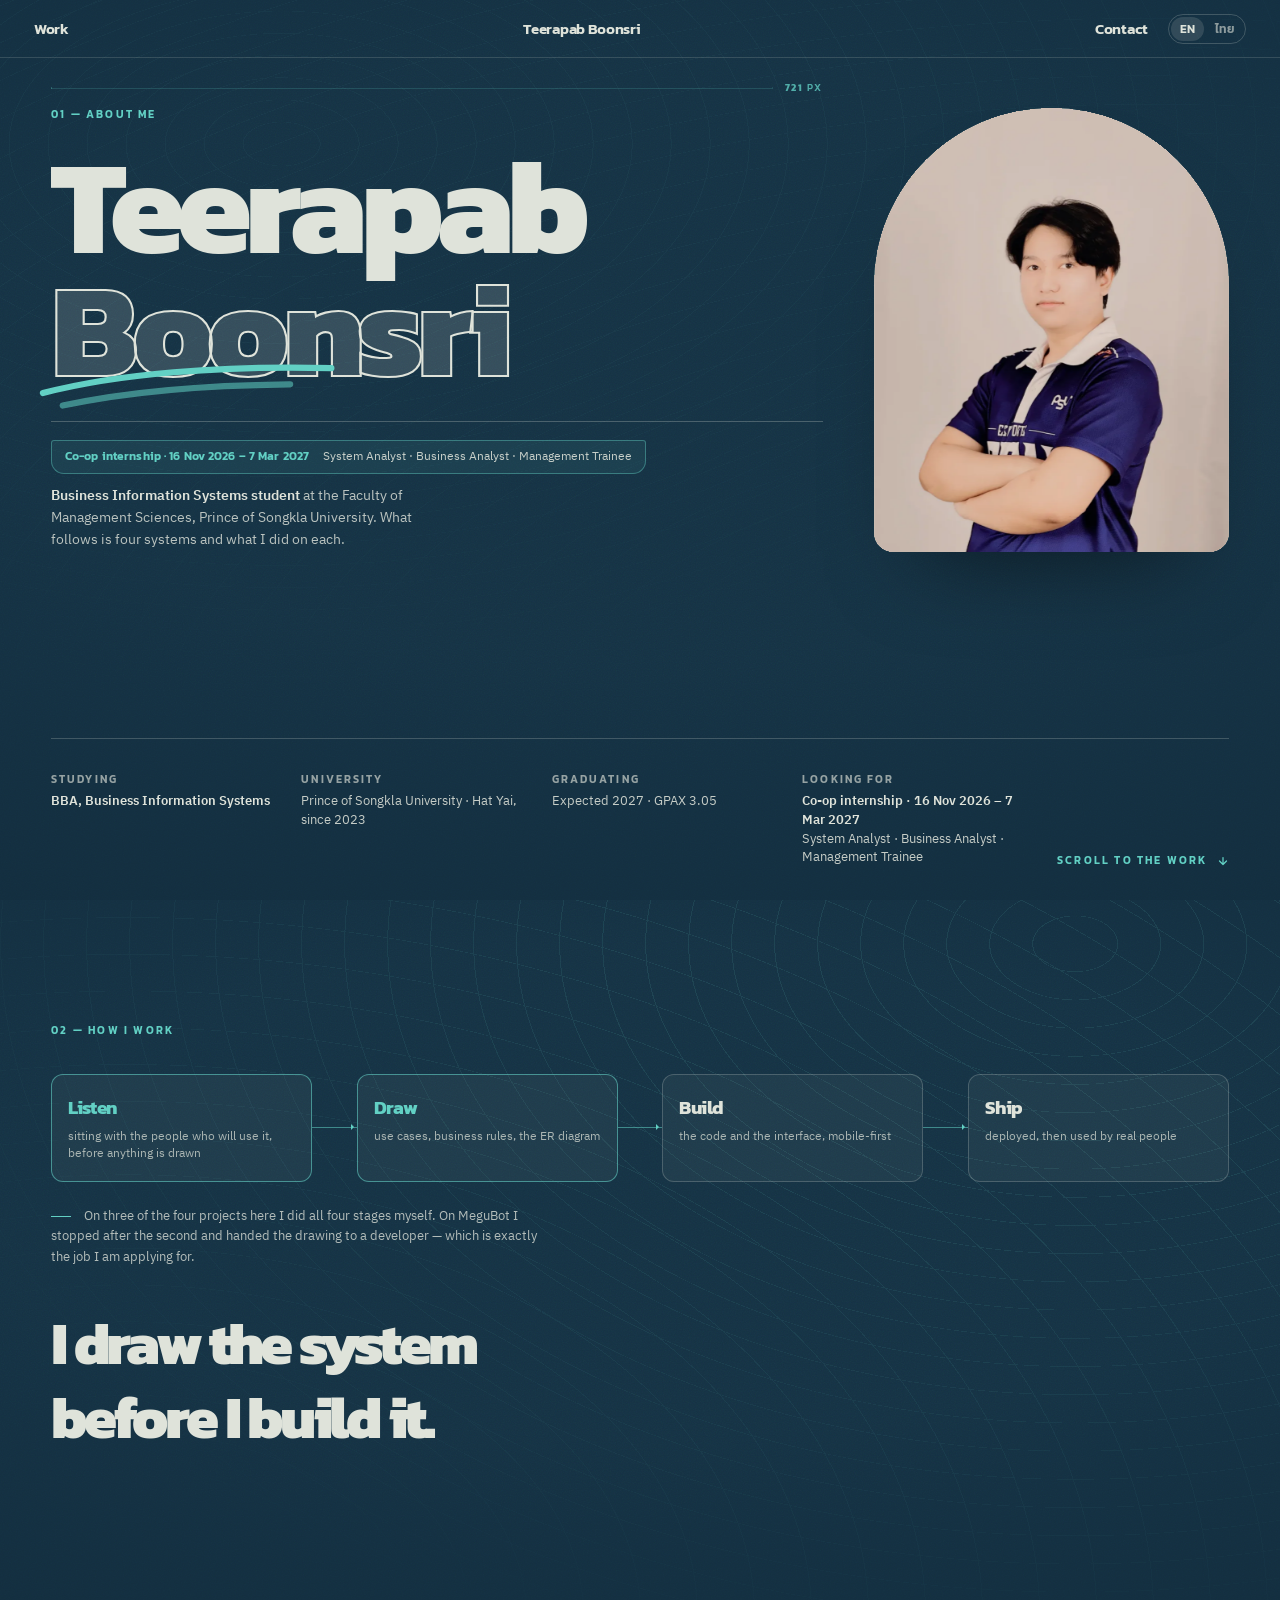
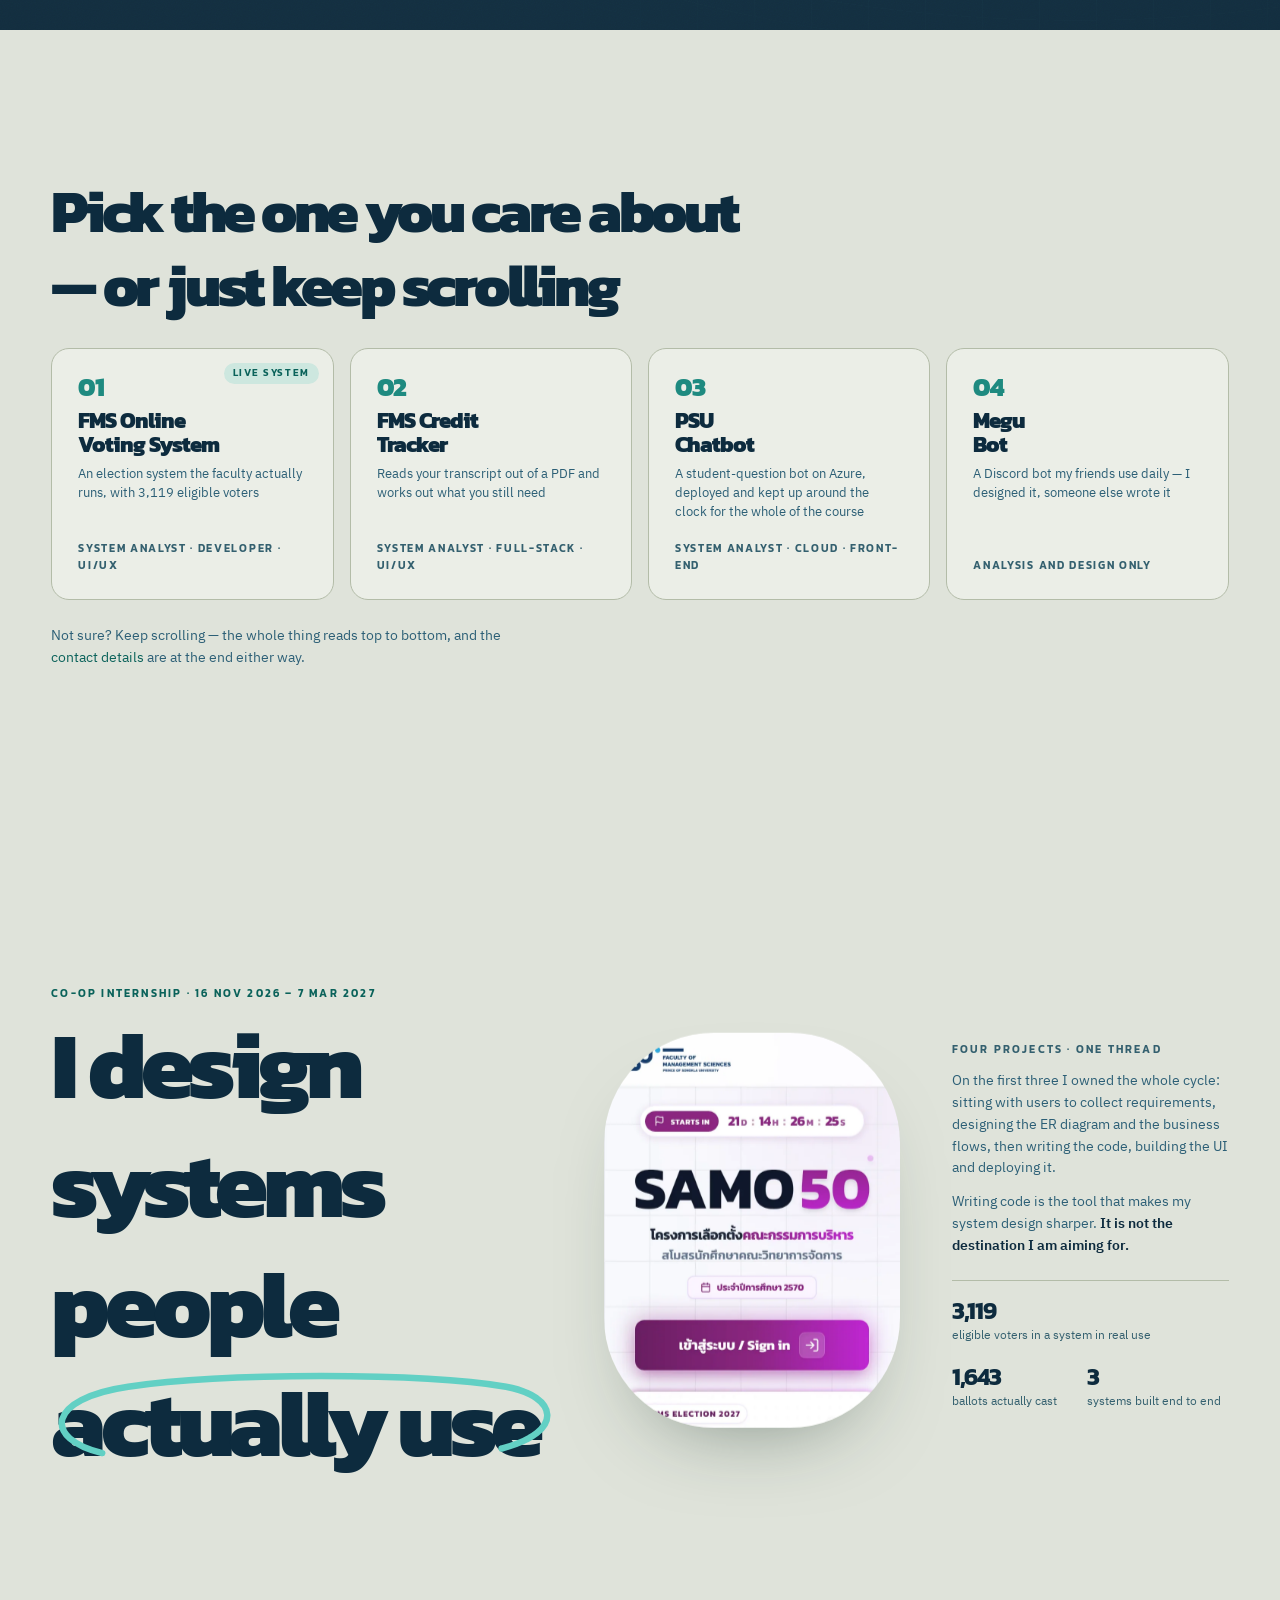
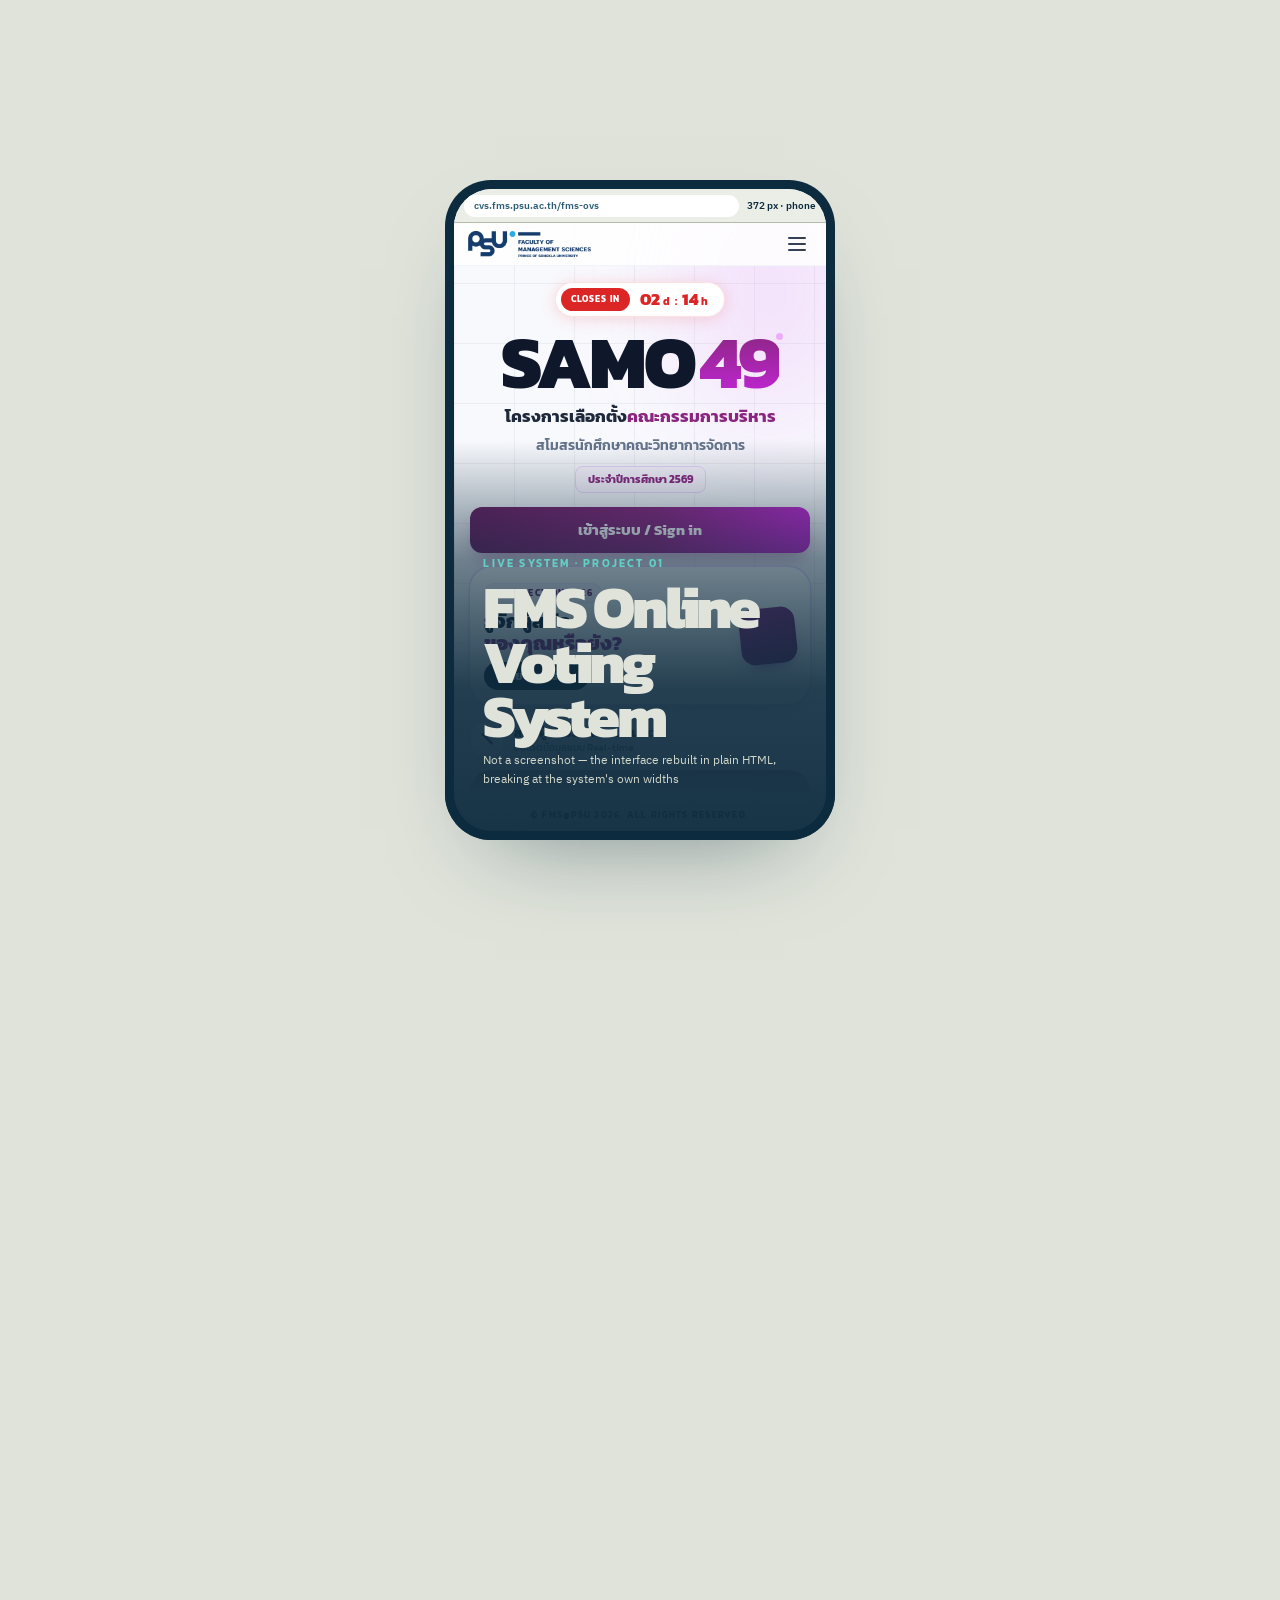
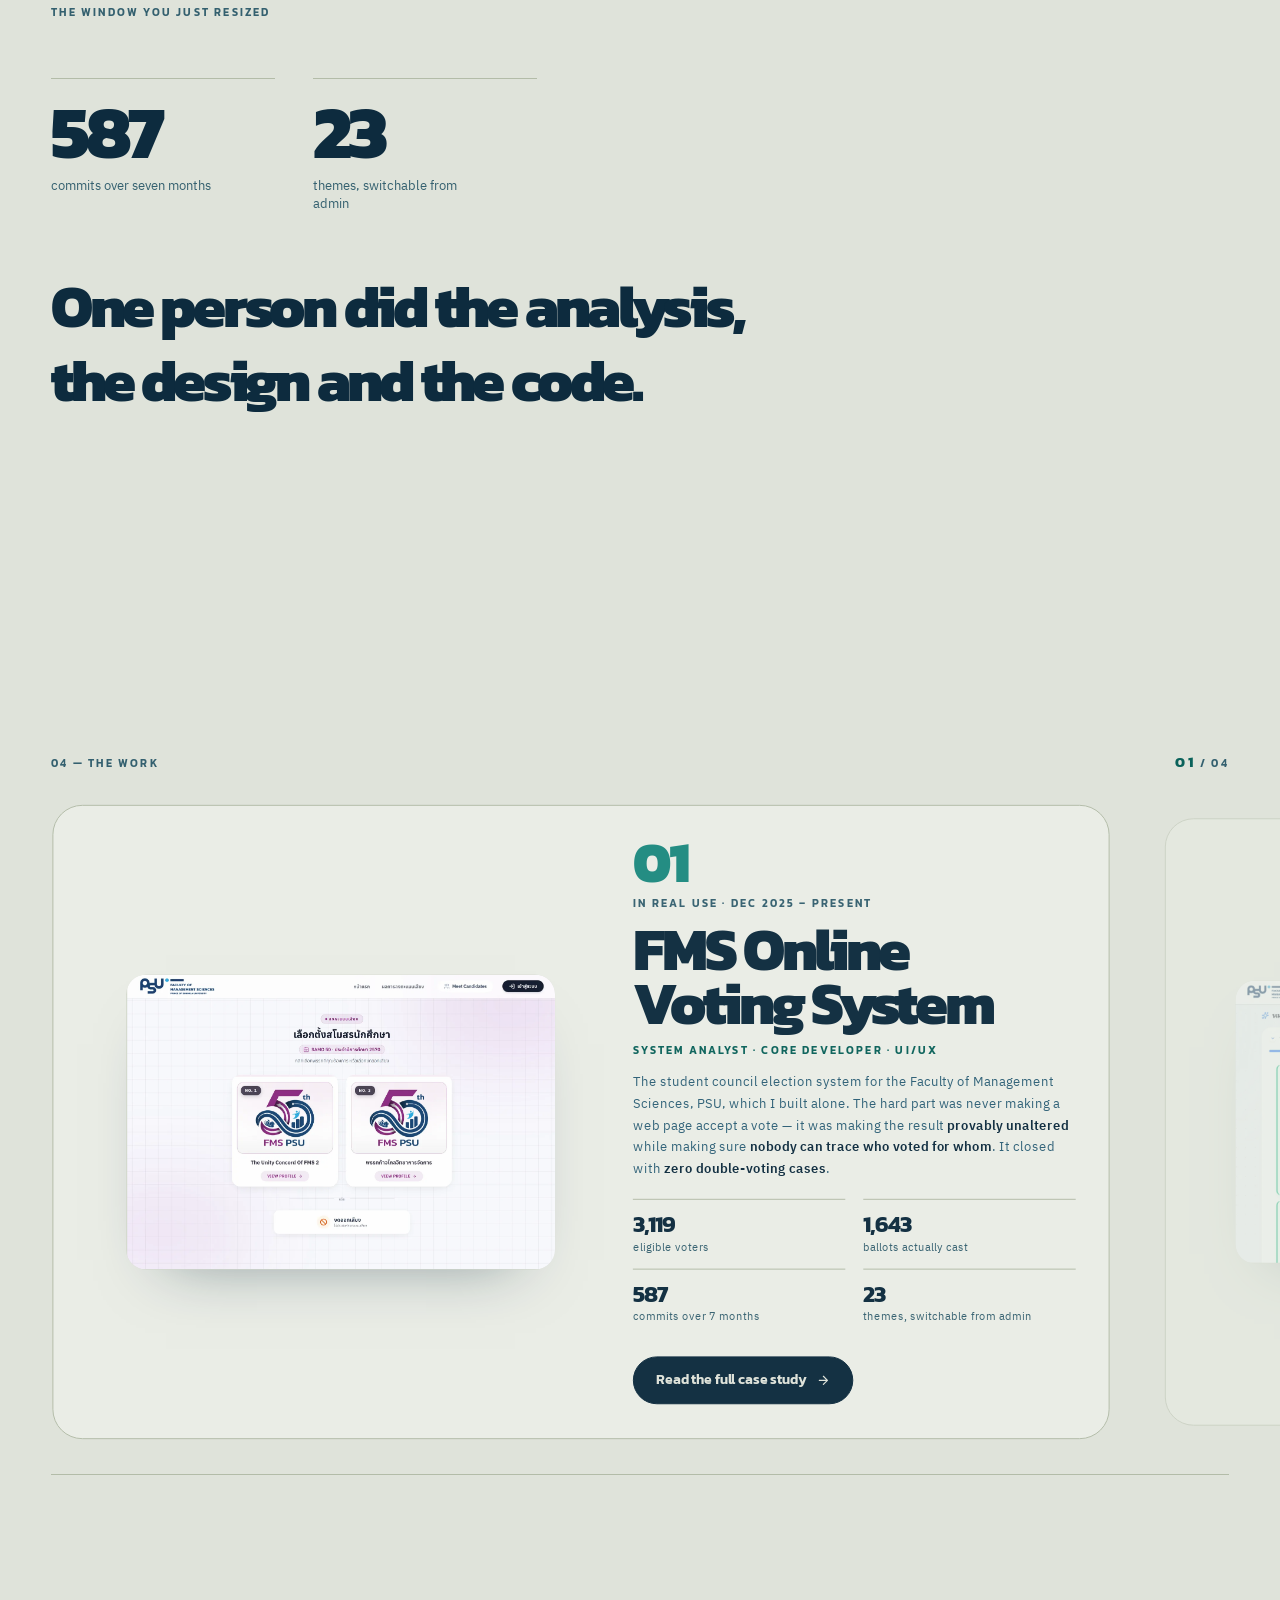
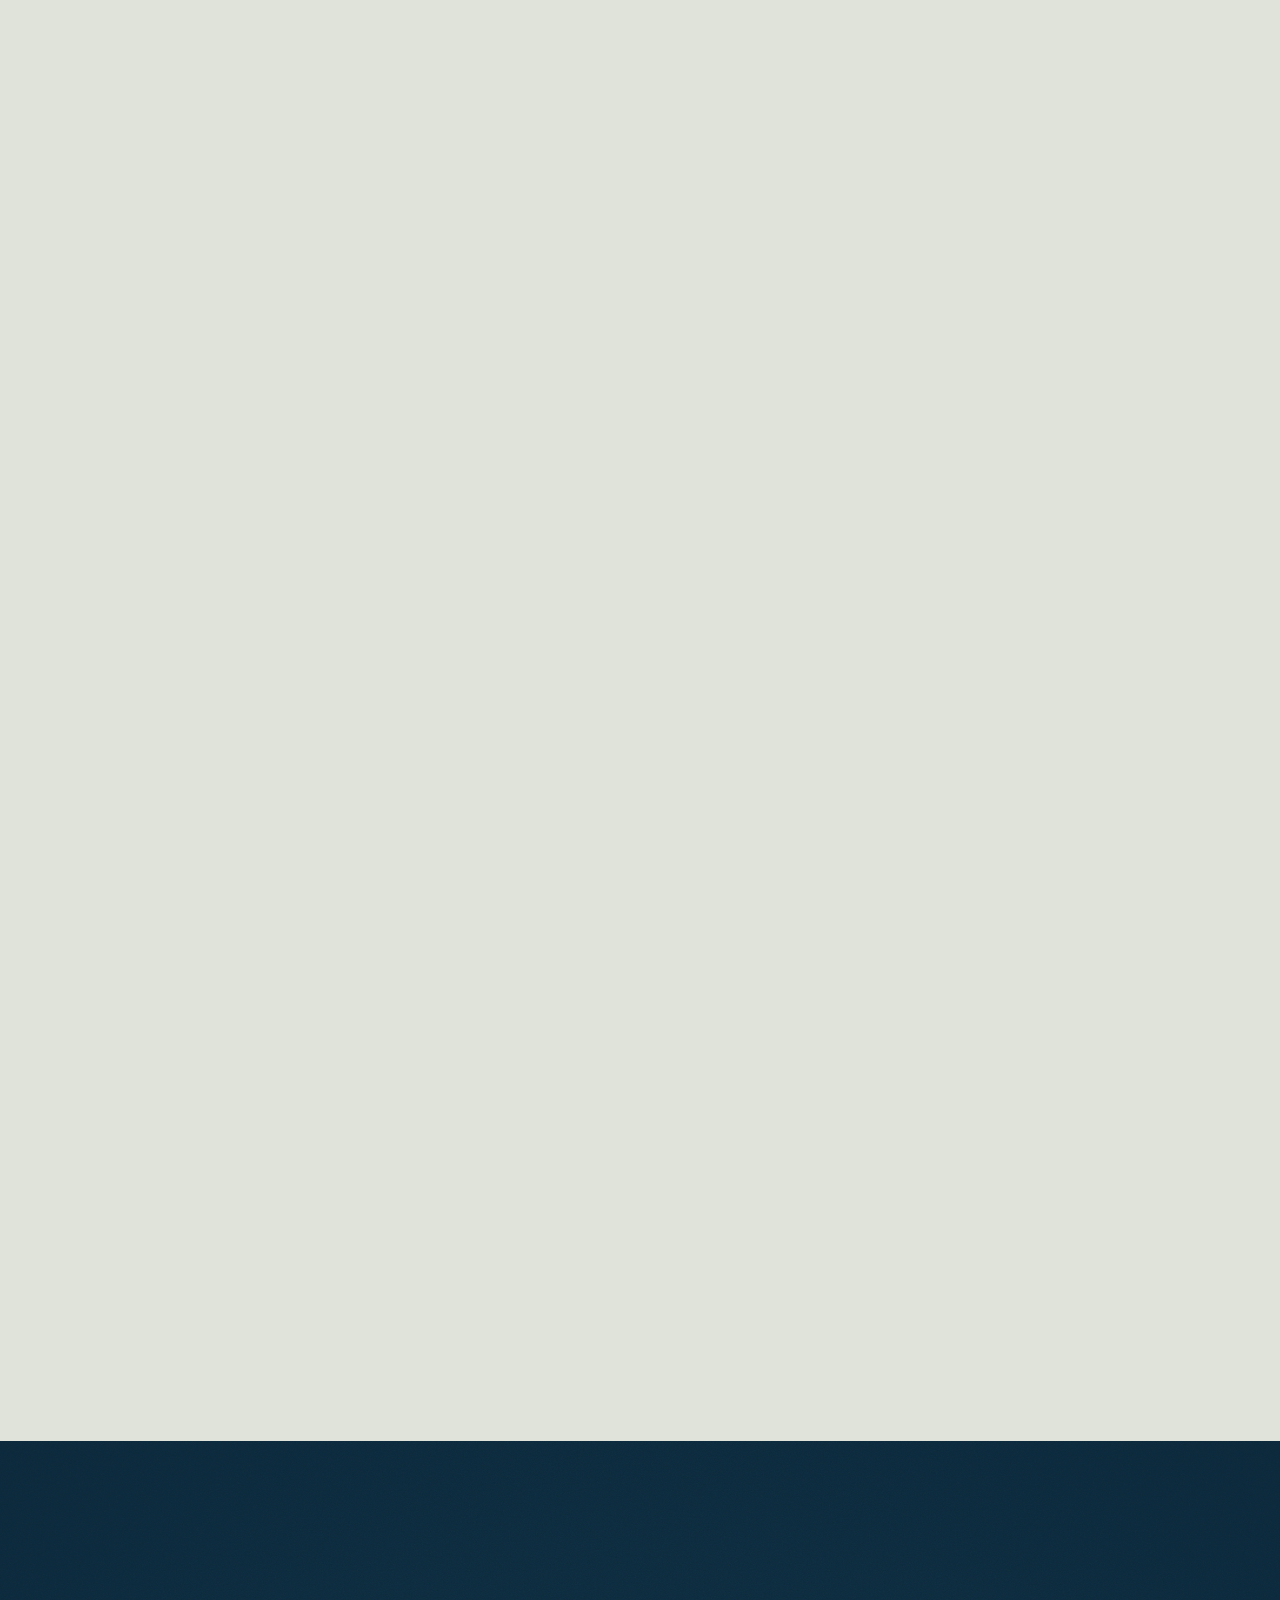
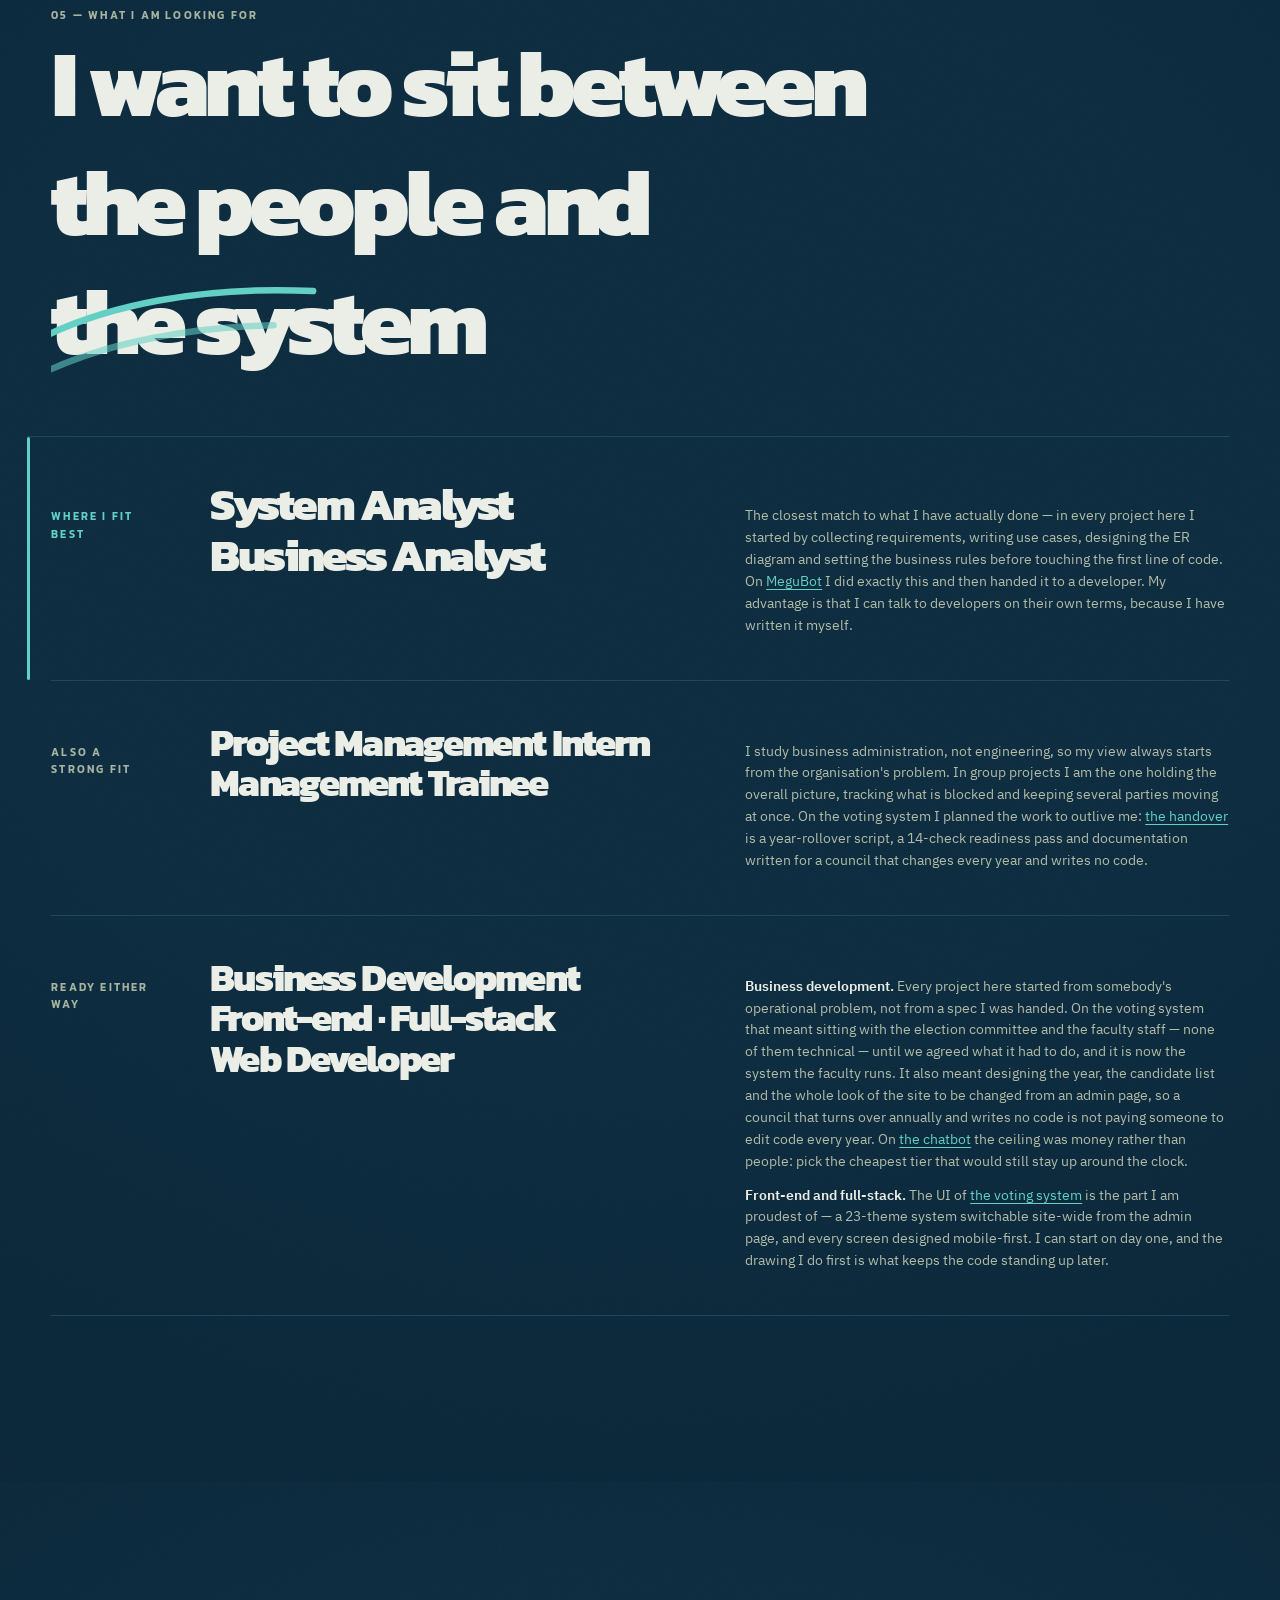
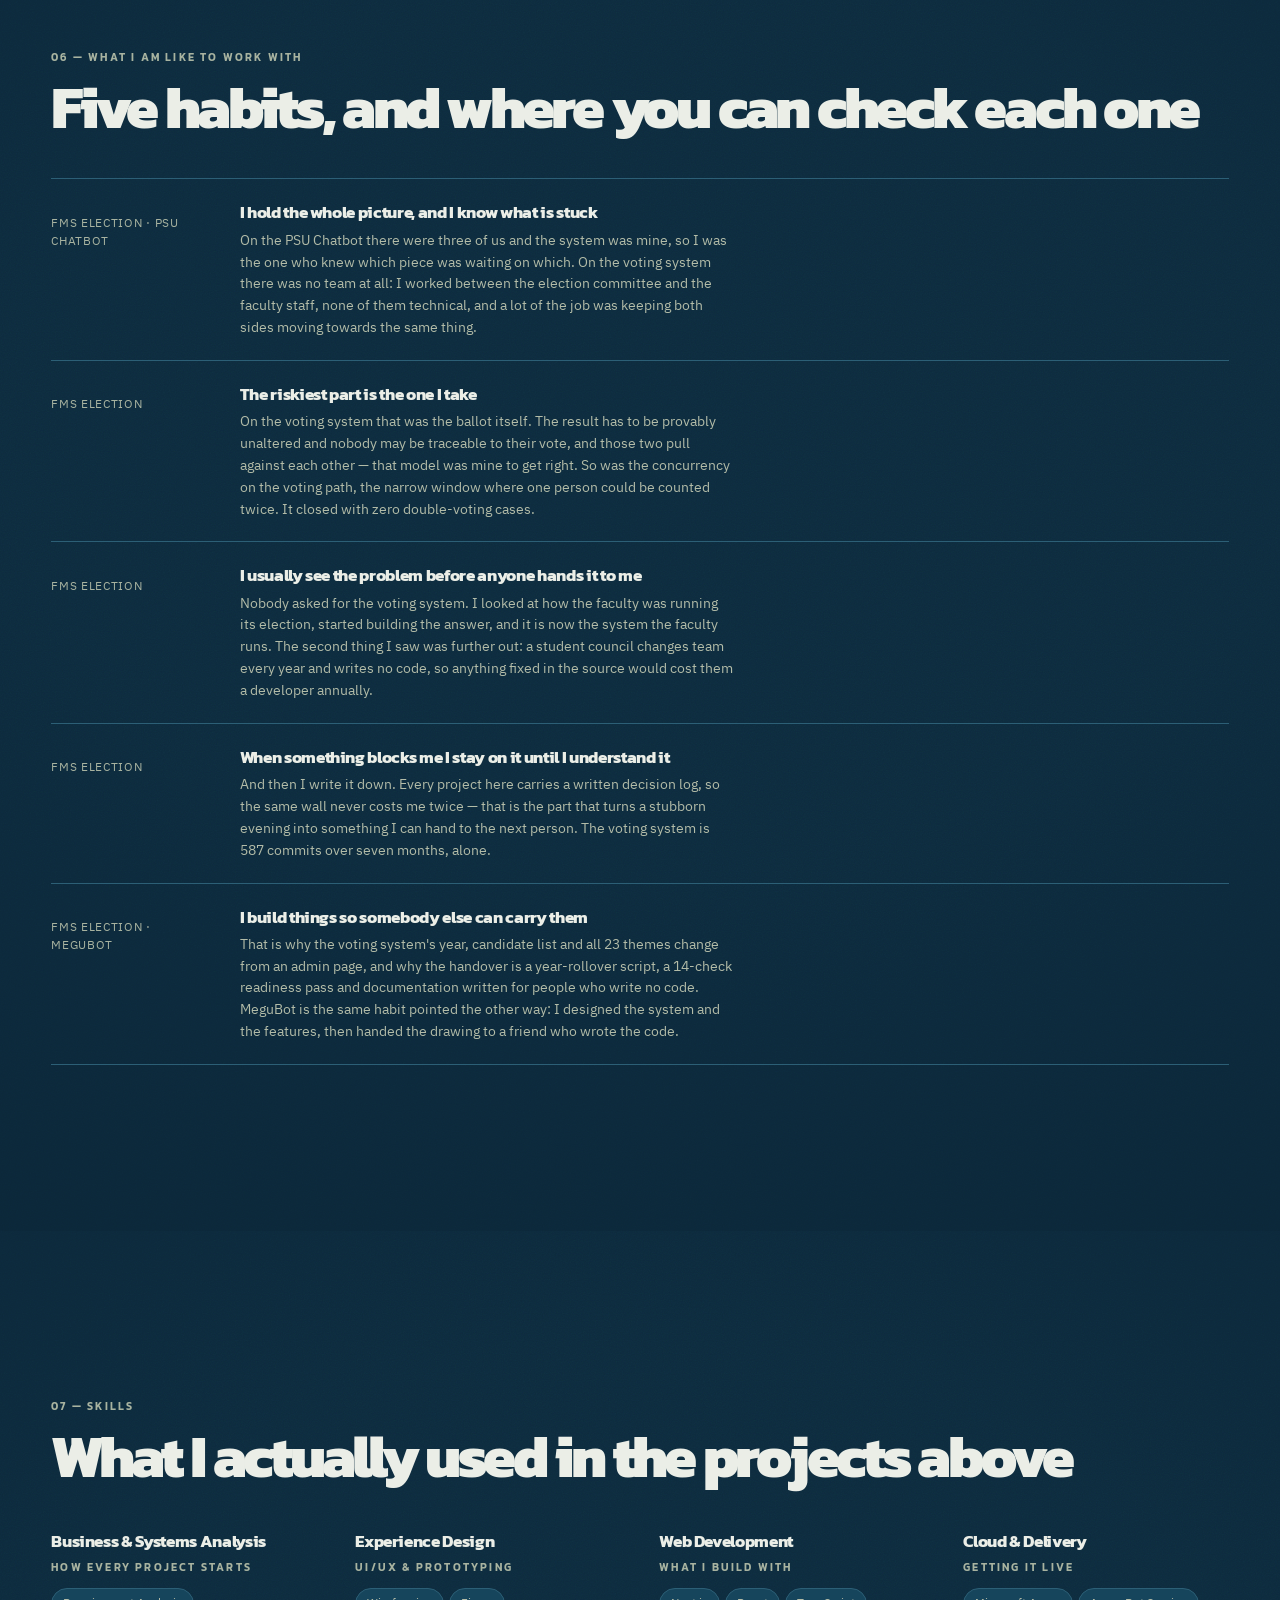
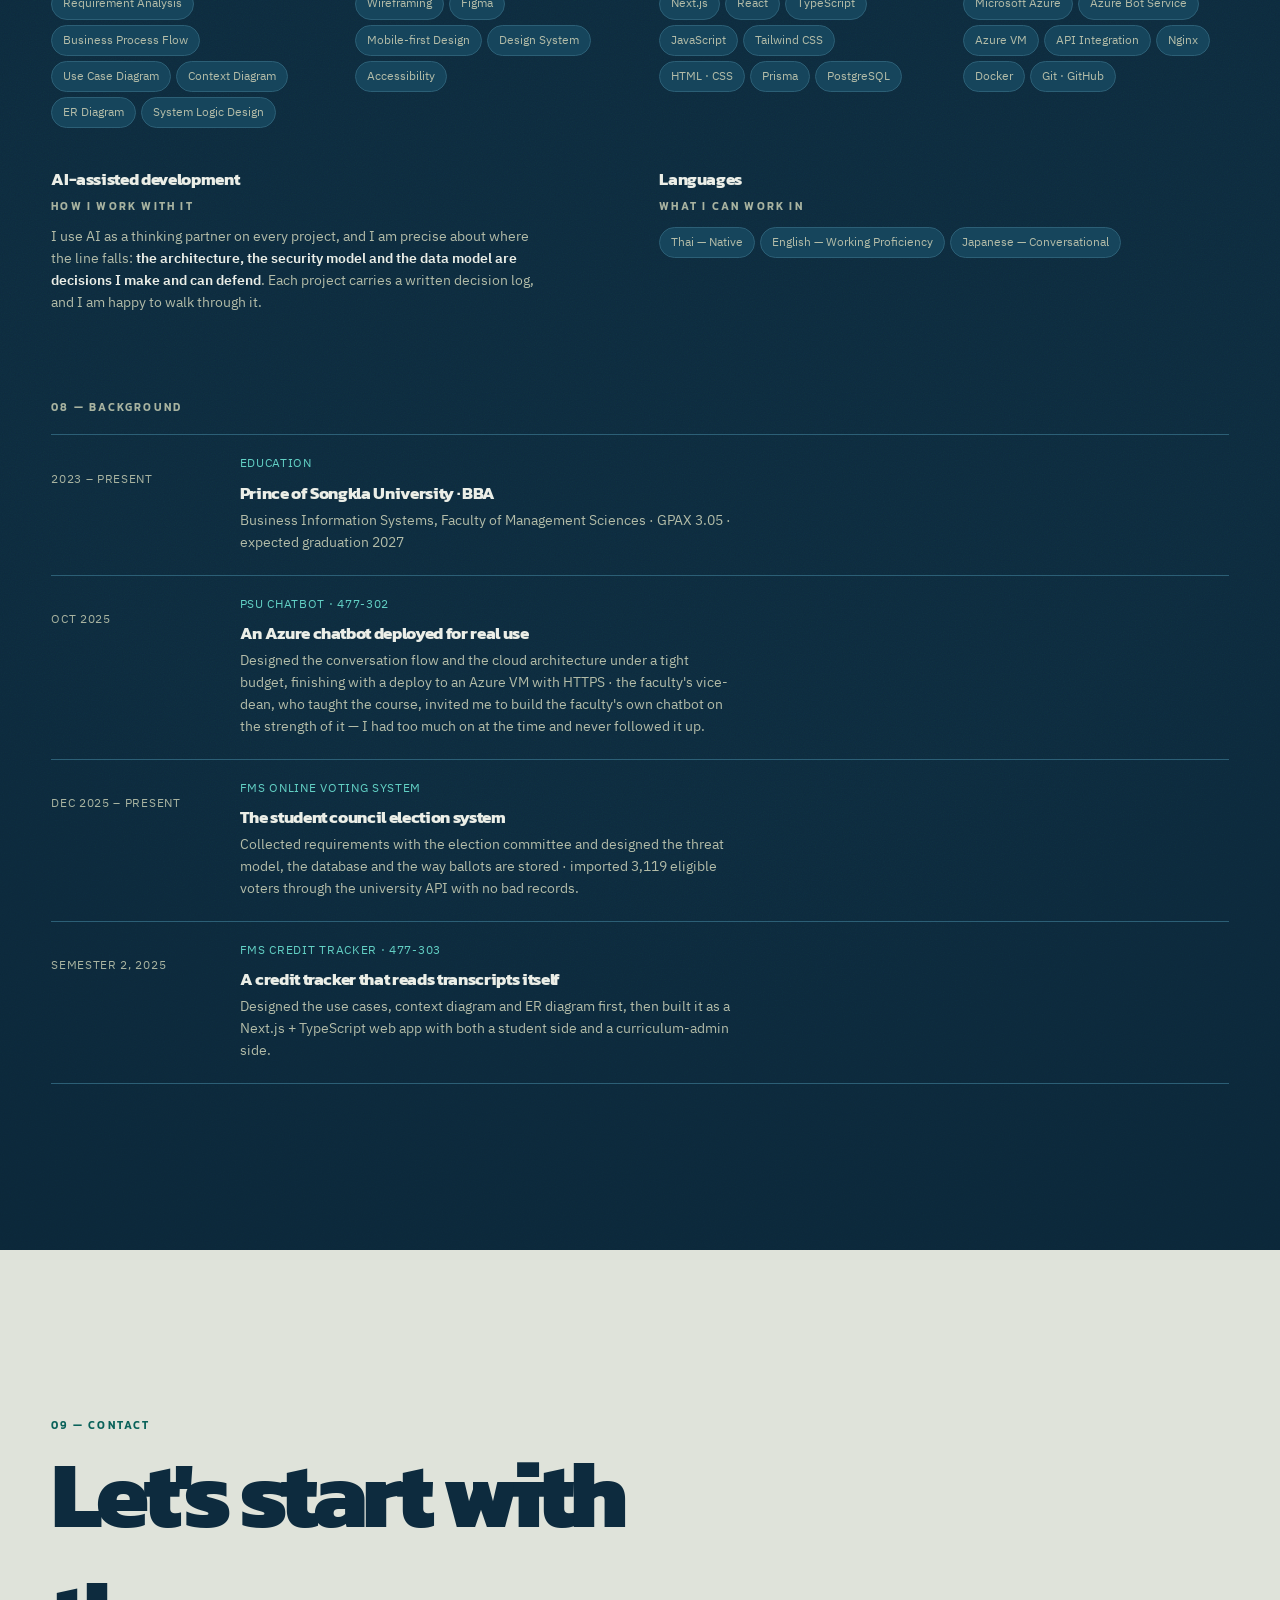
<file: index.html>
<!doctype html>
<html lang="en">
<head>
<meta charset="utf-8">
<meta name="viewport" content="width=device-width, initial-scale=1">
<title>Teerapab Boonsri — System / Business Analyst</title>
<meta name="description" content="Portfolio of Teerapab Boonsri, a Business Information Systems student at Prince of Songkla University — an online voting system in real use, a credit tracker that reads transcripts, and a chatbot on Azure.">
<meta name="theme-color" content="#DFE3DA">
<!-- Root, with no filename: index.html and / are the same document, and this is
     the one the four case studies link back to. Same value as og:url below. -->
<link rel="canonical" href="https://teerapab149.github.io/">

<!-- website, not article — this is the site itself, not one of its pages. The
     four case studies say article. -->
<meta property="og:type" content="website">
<meta property="og:site_name" content="Teerapab Boonsri">
<meta property="og:title" content="Teerapab Boonsri — System / Business Analyst">
<meta property="og:description" content="Three systems I designed and built end to end, from requirements to deploy.">
<meta property="og:url" content="https://teerapab149.github.io/">
<meta property="og:image" content="https://teerapab149.github.io/assets/img/desktop/01-original/1-home.webp">
<meta name="twitter:card" content="summary_large_image">

<link rel="preconnect" href="https://fonts.googleapis.com">
<link rel="preconnect" href="https://fonts.gstatic.com" crossorigin>
<!-- Two families only. Kanit carries the heavy-grotesque display scale without a
     second face fighting it; IBM Plex Sans Thai handles body copy. Both are kept
     from the Thai version of this page so the type scale stays identical. -->
<link href="https://fonts.googleapis.com/css2?family=Kanit:wght@500;600;700;800&family=IBM+Plex+Sans+Thai:wght@400;500;600&display=swap" rel="stylesheet">
<link rel="stylesheet" href="assets/verdure.css">
<link rel="stylesheet" href="assets/rail.css">
<!-- Gates every faded start-state in the stylesheet. If this line never runs,
     the class is absent and the page renders fully visible. -->
<script>document.documentElement.classList.add('js-anim');</script>
<!-- The arriving half of the page wipe. It has to run before first paint,
     which is why it is here and not in nav.js. See assets/nav.js. -->
<script>try{if(sessionStorage.getItem('nav'))document.documentElement.classList.add('nav-in');}catch(e){}</script>
<!-- Last-resort gate for the cover. .cover no longer carries .scene, so the
     scroll observer will not reveal it — curtain.js does. If that file fails to
     load or throws before it gets there, this puts the cover on screen anyway.
     A no-op on every normal load. -->
<script>setTimeout(function(){var c=document.querySelector('.cover');if(c)c.classList.add('is-in');},4000);</script>
<!-- The rail panel → hero image morph. Blocking, in <head>, on purpose:
     pagereveal fires at the arriving page's FIRST RENDER, and defer only
     promises to beat DOMContentLoaded. Miss that event and the panel morphs
     into an empty box. Two listeners and a class — nothing to defer. -->
<script src="assets/morph.js"></script>
</head>
<body>
<!-- The curtain. FIRST in <body> and blocking on purpose: the overlay has to
     exist before the first paint, or the page flashes once before being
     covered and the entrance reads as a glitch rather than an entrance.
     With no JS it is never created and the page renders finished. -->
<script src="assets/curtain.js"></script>


<header class="bar">
  <a href="#work">Work</a>
  <span class="bar__mid">Teerapab Boonsri</span>
  <span class="bar__right">
    <a href="#contact">Contact</a>
    <!-- English is the page; Thai is applied over it by assets/i18n.js. With JS
         off these buttons do nothing and the page stays fully readable. -->
    <span class="lang" role="group" aria-label="Language">
      <button type="button" class="lang__btn" data-lang="en" aria-pressed="true">EN</button>
      <button type="button" class="lang__btn" data-lang="th" aria-pressed="false">ไทย</button>
    </span>
  </span>
</header>

<p class="count" id="count" aria-hidden="true">00 — scroll</p>

<main>

<!-- ══ 0 · cover — the first screen, and what the curtain lifts to show ═══
     Was the opening. Demoted, not cut: the introduction still matters, it just
     no longer occupies the frame that has to earn the visitor's attention.
     Its entrance moved from the load timeline to the scroll observer with it —
     an animation nobody is present for is a wasted one. See .cover in
     verdure.css. -->
<section class="stage cover" id="intro">
 <div class="cover__stack">
  <div class="inner cover__grid">

    <div class="cover__type">
      <!-- The opening beat: a drafting dimension line over the name. The number
           is written by verdure.js from the bar's measured width; the markup
           ships "0" and the whole thing is aria-hidden, so with no JS it is a
           ruled line that claims nothing. -->
      <div class="measure" aria-hidden="true">
        <span class="measure__bar"></span>
        <span class="measure__n"><b data-measure>0</b><i>px</i></span>
      </div>

      <p class="tag rise" style="--d:220ms">01 — About me</p>

      <!-- one .line per display line: .ln carries the load wipe, .line carries
           the scroll drift. Two animations, two elements, no fight. -->
      <h1 class="big big--xl cover__name">
        <span class="line"><span class="ln" style="--d:320ms">Teerapab</span></span>
        <span class="line"><span class="ln mark-wrap out" style="--d:410ms">Boonsri<svg class="scrawl" style="--sd:800ms" viewBox="0 0 300 32" preserveAspectRatio="none" aria-hidden="true"><path pathLength="1" d="M6 22C64 8 152 4 240 11c30 3 48 7 54 11"/><path pathLength="1" d="M18 29C78 17 168 14 246 20" style="opacity:.55"/></svg></span></span>
      </h1>

      <hr class="cover__rule" style="--d:620ms">

      <!-- THE ONE THING A RECRUITER CAME TO FIND, MOVED ABOVE THE FOLD.
           It used to exist only in the .bio row at the foot of this section,
           which measured at y=782 on a 1366×768 laptop and y=1106 on a 390×844
           phone — below the fold on every screen tested. Most visitors saw a
           name and a face and left without ever learning what the page was
           asking for.

           It is a deliberate duplicate of that row, not a replacement: the row
           is the structured answer ("Looking for: …") a reader scanning the
           facts expects to find there, and this is the same fact where the eye
           already is. Both have to stand alone, so both say it. -->
      <p class="cover__seek rise" style="--d:660ms">
        <b>Co-op internship · 16 Nov 2026 – 7 Mar 2027</b>
        <span>System Analyst · Business Analyst · Management Trainee</span>
      </p>

      <!-- Shortened 2026-08-03. It used to open "I sit on the line between the
           people who use a system and the system itself" and close with
           "building the thing and putting it live myself" — the first is the
           #roles heading almost word for word, the second is the same
           analyst-then-developer point #method and #roles both make. Saying
           either here spent the most valuable paragraph on the page repeating
           what is coming, and pushed the facts row further under the fold. -->
      <p class="small cover__lede rise" style="--d:700ms">
        <strong>Business Information Systems student</strong> at the Faculty of Management Sciences,
        Prince of Songkla University. What follows is four systems and what I did on each.
      </p>
    </div>

    <figure class="portrait cover__portrait" style="--d:560ms">
      <div class="portrait__frame">
        <img src="assets/img/me/portrait.webp" width="900" height="1200"
             fetchpriority="high" alt="Teerapab Boonsri">
      </div>
    </figure>

  </div>

  <div class="inner cover__base">
    <dl class="bio">
      <div class="rise" style="--d:760ms">
        <dt>Studying</dt>
        <dd><strong>BBA, Business Information Systems</strong></dd>
      </div>
      <div class="rise" style="--d:820ms">
        <dt>University</dt>
        <dd>Prince of Songkla University · Hat Yai, since 2023</dd>
      </div>
      <div class="rise" style="--d:880ms">
        <dt>Graduating</dt>
        <dd>Expected 2027 · GPAX 3.05</dd>
      </div>
      <div class="rise" style="--d:940ms">
        <dt>Looking for</dt>
        <dd><strong>Co-op internship · 16 Nov 2026 – 7 Mar 2027</strong><br>System Analyst · Business Analyst · Management Trainee</dd>
      </div>
    </dl>

    <a class="cover__cue rise" style="--d:980ms" href="#work">Scroll to the work
      <svg width="12" height="12" viewBox="0 0 24 24" fill="none" stroke="currentColor" stroke-width="2.5"
           stroke-linecap="round" stroke-linejoin="round" aria-hidden="true"><path d="M12 5v14M5 12l7 7 7-7"/></svg>
    </a>
  </div>
 </div>
</section>

<!-- ══ 0b · method — the same drawing language, about the right subject ════
     The screen this replaces showed a ballot moving through the election
     system: a real diagram, but an argument for ONE project sitting where the
     argument for the person belongs. This is the same four-stage vocabulary
     (.flow / .node / .wire) pointed at the thing every project here has in
     common — the order he does the work in.

     Nothing invented. The stages are the ones already described in his own
     words further down this page ("collecting requirements, designing the ER
     diagram and the business flows, then writing the code, building the UI and
     deploying it"), and the MeguBot note is the same split stated on that
     project's card and its case study.

     The two analyst stages carry .node--key because they are the half of the
     job he is applying for. No JS → a legible four-stage diagram that simply
     does not animate. -->
<section class="stage stage--auto method" id="method" aria-label="How I work">
  <div class="inner">

    <p class="tag rise" style="--d:120ms">02 — How I work</p>

    <ol class="flow" aria-label="Four stages">
      <li class="node stamp node--key" style="--d:220ms"><b>Listen</b><span>sitting with the people who will use it, before anything is drawn</span></li>
      <i class="wire draw" style="--d:320ms" aria-hidden="true"></i>
      <li class="node stamp node--key" style="--d:420ms"><b>Draw</b><span>use cases, business rules, the ER diagram</span></li>
      <i class="wire draw" style="--d:520ms" aria-hidden="true"></i>
      <li class="node stamp" style="--d:620ms"><b>Build</b><span>the code and the interface, mobile-first</span></li>
      <i class="wire draw" style="--d:720ms" aria-hidden="true"></i>
      <li class="node stamp" style="--d:820ms"><b>Ship</b><span>deployed, then used by real people</span></li>
    </ol>

    <p class="flow__note rise" style="--d:980ms">
      On three of the four projects here I did all four stages myself. On MeguBot I stopped after
      the second and handed the drawing to a developer — which is exactly the job I am applying for.
    </p>

    <p class="big big--m method__line lm up" style="--d:1100ms">I draw the system<br>before I build it.</p>

  </div>
</section>

<!-- ══ 1b · chooser — a way in, for people who want one ═══════════════════
     Deliberately skippable: nothing here is a gate. Ignore it and the next
     scroll is the same page it always was. -->
<section class="stage stage--auto pick" id="pick">
  <div class="inner">
    <p class="tag up">03 — Where would you like to start?</p>
    <h2 class="big big--m lm up" style="--d:60ms;margin:14px 0 clamp(22px,3vw,36px)">
      Pick the one you care about<br>— or just keep scrolling
    </h2>

    <div class="pick__grid">
      <!-- data-rail-to="0", added 2026-08-03. Cards 02–04 have always carried
           one and this card never did, so project 01 was the only panel in the
           rail no link on the page could reach: this card pointed at #work, the
           growing window, and left the reader to find the panel by swiping back
           from 02. rail.js indexes panels from 0 (goTo(i) → panels[i], and
           `rail.offsetTop + per * i`, so 0 is the rail's own top), which is
           exactly where panel 01 sits.
           href follows it to #work-rail for the same reason: with JS off the
           href is the only thing that runs, and it should land in the same
           place the handler would have taken it. -->
      <a class="pick__card deal" href="#work-rail" data-rail-to="0">
        <span class="pick__n">01</span>
        <span class="pick__t">FMS Online<br>Voting System</span>
        <span class="pick__d">An election system the faculty actually runs, with 3,119 eligible voters</span>
        <span class="pick__role">System Analyst · Developer · UI/UX</span>
        <span class="pick__live">Live system</span>
      </a>
      <a class="pick__card deal" style="--d:70ms" href="#work-rail" data-rail-to="1">
        <span class="pick__n">02</span>
        <span class="pick__t">FMS Credit<br>Tracker</span>
        <!-- "still need", not "still owe": the same words the credit tracker's
             own h1 uses, so the card and the page it opens agree. -->
        <span class="pick__d">Reads your transcript out of a PDF and works out what you still need</span>
        <span class="pick__role">System Analyst · Full-stack · UI/UX</span>
      </a>
      <a class="pick__card deal" style="--d:140ms" href="#work-rail" data-rail-to="2">
        <span class="pick__n">03</span>
        <span class="pick__t">PSU<br>Chatbot</span>
        <!-- PAST TENSE, AND IT HAS TO STAY PAST. The bot is not running: the
             student Azure subscription paying for the VM expired and took the
             URL with it. psu-chatbot.html says so in as many words, and a
             landing page still claiming it is up is a contradiction that gets
             found in an interview room. -->
        <span class="pick__d">A student-question bot on Azure, deployed and kept up around the clock for the whole of the course</span>
        <span class="pick__role">System Analyst · Cloud · Front-end</span>
      </a>
      <a class="pick__card deal" style="--d:210ms" href="#work-rail" data-rail-to="3">
        <span class="pick__n">04</span>
        <span class="pick__t">Megu<br>Bot</span>
        <span class="pick__d">A Discord bot my friends use daily — I designed it, someone else wrote it</span>
        <span class="pick__role">Analysis and design only</span>
      </a>
    </div>

    <p class="small pick__skip up" style="--d:280ms">
      Not sure? Keep scrolling — the whole thing reads top to bottom, and the
      <a href="#contact">contact details</a> are at the end either way.
    </p>
  </div>
</section>

<!-- ══ 2 · hero — three objects on one line ════════════════════════════════ -->
<section class="stage" id="top">
  <div class="inner hero__grid">

    <div class="hero__type">
      <p class="tag tag--sea up">Co-op internship · 16 Nov 2026 – 7 Mar 2027</p>
      <!-- h2, not h1: the page's single h1 is the name in the About section above.
           .lm + .up together on purpose: verdure.js swaps .up off only once the
           line split has actually succeeded, so a failed split still animates. -->
      <h2 class="big big--l lm up">
        I design<br>systems people <span class="mark-wrap">actually use<svg class="scrawl" viewBox="0 0 300 100" preserveAspectRatio="none" aria-hidden="true"><path pathLength="1" d="M46 76C14 64 16 30 60 20 112 8 218 8 264 20c28 8 32 38-2 52-48 18-166 20-216 6C30 74 22 58 36 46"/></svg></span>
      </h2>
    </div>

    <!-- A PHONE capture, not the desktop one. The capsule is a tall 3:4 frame, so
         a 16:11 desktop shot was cropped to a narrow vertical slice of itself and
         read as a mistake. It is also the more honest picture: nearly every real
         vote was cast on a phone. -->
    <figure class="capsule up" style="--d:120ms">
      <img src="assets/img/mobile/01-original/1-home.webp" width="780" height="2492" fetchpriority="high"
           alt="The FMS voting system on a phone: the SAMO home screen with the countdown and the sign-in button">
    </figure>

    <div class="hero__side up" style="--d:200ms">
      <p class="tag">Four projects · one thread</p>
      <!-- The closing sentence — "On the fourth I did only the design half —
           and handed it to a developer" — was cut on 2026-08-03. That point was
           being made FOUR times inside five screens: here, in .flow__note under
           the method diagram, in #roles, and in the cover lede. Two are enough,
           and the two kept are the ones that do work this one did not: the
           method note lands it on the diagram it belongs to, and #roles is
           where a recruiter is actually reading.
           WHAT IS LEFT IS NOT SPARE. The first sentence is the source the four
           stages in #method were drawn from — see CLAUDE.md rule 8, which cites
           this line by name as the proof those stages were not invented. Do not
           delete it with the next round of trimming. -->
      <p class="small">
        On the first three I owned the whole cycle: sitting with users to collect requirements,
        designing the ER diagram and the business flows, then writing the code, building the UI and
        deploying it.
      </p>
      <p class="small">
        Writing code is the tool that makes my system design sharper.
        <strong>It is not the destination I am aiming for.</strong>
      </p>

      <div class="stats-inline">
        <div><b data-count>3,119</b><span>eligible voters in a system in real use</span></div>
        <div><b data-count>1,643</b><span>ballots actually cast</span></div>
        <div><b data-count>3</b><span>systems built end to end</span></div>
      </div>
    </div>

  </div>
</section>

<!-- ══ 3 · one system, every width ═════════════════════════════════════════
     A browser window that starts phone-sized and opens to full bleed as you
     scroll. What is inside is NOT a screenshot — it is the FMS home page
     rebuilt in plain HTML, so the layout genuinely reflows on the way out:
     hamburger → nav links, one stacked column → two, the poster changing
     aspect. The container queries in verdure.css use the election system's own
     Tailwind breakpoints (640 / 768 / 1024 / 1280) read out of
     src/components/home/OriginalHome.js, so the moments it snaps are the real
     ones. Colours come from src/utils/originalPalettes.js verbatim.

     --p is written by verdure.js. With JS off it stays 0 and this renders as a
     phone-width window showing the mobile layout, caption and all. -->
<section class="grow" id="work"
         aria-label="The FMS Online Voting System home page, rebuilt so it reflows from phone to desktop as the window grows">
  <div class="grow__pin">
    <div class="grow__card">
      <div class="grow__screen">

        <div class="grow__chrome">
          <span class="grow__dots" aria-hidden="true"><i></i><i></i><i></i></span>
          <span class="grow__url">cvs.fms.psu.ac.th/fms-ovs</span>
          <!-- lit purely by container queries — no JS involved -->
          <span class="grow__bps" aria-hidden="true"><i>sm</i><i>md</i><i>lg</i><i>xl</i></span>
          <!-- verdure.js overwrites this with the live width; the fallback is honest on its own -->
          <span class="grow__meas">responsive</span>
        </div>

        <div class="grow__view">
          <!-- A rebuild of another product's UI, in Thai. Hidden from the
               accessibility tree on purpose: the section's own label already
               says what it is, and reading out a fake interface helps nobody. -->
          <div class="fms" aria-hidden="true">
            <div class="fms__bg"></div>

            <header class="fms__nav">
              <img class="fms__logo" src="assets/img/fms/logo.webp" width="760" height="161" loading="lazy" alt="">
              <nav class="fms__links">
                <span class="is-on">หน้าแรก</span>
                <span>ผลการลงคะแนนเสียง</span>
                <span class="fms__pill">Meet Candidates</span>
              </nav>
              <span class="fms__burger"><i></i><i></i><i></i></span>
            </header>

            <main class="fms__main">
              <div class="fms__left">
                <!-- CLOSES IN, not STARTS IN: the stats panel to the right says 1,643
                     ballots are cast and the bar reads 52.7%, so this election is open.
                     In OriginalCountdownTimer.js that is phase RUNNING, whose label is
                     CLOSES IN and whose palette is red — see .fms__count in verdure.css
                     for the two contrast deviations that came with it.

                     The real component ticks d:h:m:s off a 1s interval. This is a
                     decorative rebuild with no timer behind it, so the minutes and the
                     seconds are gone: a figure in days and hours is one nobody expects
                     to move while they look at it, whereas a frozen seconds column
                     reads as a broken clock. No JS was added — that would put an
                     interval behind an ornament. -->
                <div class="fms__count">
                  <span class="fms__cbadge">CLOSES IN</span>
                  <span class="fms__time"><b>02</b>d<i>:</i><b>14</b>h</span>
                </div>

                <!-- div, not h1: this is a rebuilt fragment of ANOTHER product's UI
                     sitting inside the page, and an h1 here competes with the page's
                     real one (the name in the cover). Every class is unchanged —
                     verdure.css styles .fms__h1 by class only, never by tag.

                     49, not 50: GLOBAL_CONFIG_DEFAULTS.electionNumber is 49, and the
                     comment above the fallback in OriginalHome.js says in as many
                     words that the old 50 / 2570 / 2027 literals were wrong. The
                     poster in this very mock is samo49_1.png. -->
                <div class="fms__h1"><span>SAMO</span><span class="fms__num">49<i></i></span></div>
                <p class="fms__h2">โครงการเลือกตั้ง<em>คณะกรรมการบริหาร</em></p>
                <p class="fms__h3">สโมสรนักศึกษาคณะวิทยาการจัดการ</p>
                <span class="fms__chip">ประจำปีการศึกษา 2569</span>

                <span class="fms__cta">เข้าสู่ระบบ / Sign in</span>

                <div class="fms__meet">
                  <div class="fms__meetTxt">
                    <span class="fms__meetTag">FMS ELECTION 2026</span>
                    <p class="fms__meetH">รู้จักผู้สมัคร<br><em>ของคุณหรือยัง?</em></p>
                    <span class="fms__meetBtn">ดูรายชื่อพรรค →</span>
                  </div>
                  <span class="fms__meetIcon"></span>
                </div>
              </div>

              <div class="fms__right">
                <div class="fms__statsHead">
                  <span class="fms__statsIcon"></span>
                  <span>
                    <b>สถิติผู้เข้าร่วมลงคะแนนโหวต</b>
                    <i>อัปเดตข้อมูลแบบ Real-time</i>
                  </span>
                </div>

                <!-- Figures are the real ones this portfolio already cites:
                     3,119 eligible, 1,643 cast → 52.7%. Nothing invented. -->
                <div class="fms__bento">
                  <div class="fms__hero">
                    <span class="fms__heroTag">ใช้สิทธิแล้ว (VOTED)</span>
                    <span class="fms__heroNum">1,643<i>คน</i></span>
                  </div>
                  <div class="fms__sub">
                    <span class="fms__subTag">ความคืบหน้า</span>
                    <b class="fms__pct">52.7<i>%</i></b>
                    <span class="fms__bar"><i></i></span>
                  </div>
                  <div class="fms__sub">
                    <span class="fms__subTag">ผู้มีสิทธิรวม</span>
                    <b class="fms__tot">3,119<i>คน</i></b>
                  </div>
                </div>

                <figure class="fms__poster">
                  <img src="assets/img/fms/poster.webp" width="800" height="588" loading="lazy" alt="">
                </figure>
              </div>
            </main>

            <!-- 2026, not 2027: GLOBAL_CONFIG_DEFAULTS.copyrightYear in
                 src/utils/globalConfigDefaults.js is 2026, and OriginalHome.js reads
                 it through that same default. 2569 BE = 2026 CE, so the chip, the
                 meet-candidates tag and this line now all say one year. -->
            <footer class="fms__foot">© FMS@PSU 2026. ALL RIGHTS RESERVED.</footer>
          </div>

          <!-- The window annotates its own reflow: as it passes each of the
               system's breakpoints, a note names what just changed. Driven
               entirely by container queries — exactly one label is visible at
               any width, so it reads as a live caption rather than a pile-up.
               Hidden below a 520px screen, which is most of the phone stage,
               because a note over a 390px-wide UI is just something in the way. -->
          <div class="anno" aria-hidden="true">
            <span class="anno__t" data-a="1">hamburger menu · one column</span>
            <span class="anno__t" data-a="2">past 640 · the sign-in button stopped filling the width</span>
            <span class="anno__t" data-a="3">past 768 · logo and poster stepped up</span>
            <span class="anno__t" data-a="4">past 1024 · nav links appeared · one column became two</span>
            <span class="anno__t" data-a="5">past 1280 · the whole type scale stepped up</span>
          </div>
        </div>

      </div>

      <div class="grow__over">
        <p class="tag">Live system · Project 01</p>
        <p class="big big--m">FMS Online Voting System</p>
        <p class="grow__note">Not a screenshot — the interface rebuilt in plain HTML, breaking at the system's own widths</p>
      </div>
    </div>
  </div>
</section>

<!-- ══ 3b · the tally — a beat between the window and the case study ═══════
     Deliberately not numbered: the eyebrow run 01–08 belongs to the sections
     that carry content, and this one is a breath.

     TWO figures, not four, since 2026-08-03. The original four were an
     intentional echo of the facts table on the project 01 card — that comment
     was written when this section and that table were the only two places the
     numbers appeared. They are not any more. By the time a reader arrives here
     3,119 and 1,643 have been on screen three times: the chooser card for
     project 01, the hero's .stats-inline, and inside the .fms window they were
     just dragging (1,643 คน / 52.7% / 3,119 คน). A fourth sighting a screen
     before the card repeats them yet again changes nobody's mind.

     587 and 23 make their FIRST appearance here, and they are the two that
     belong to this beat: the reader has just resized the thing themselves, so
     the question in front of them is how much work it took — which is the
     claim the line underneath makes. The people-scale numbers stay where they
     argue for something: the hero, where "in real use" is the whole thesis.

     Both figures are still sourced in §5 of docs/HANDOFF.md. Nothing here is
     new; two things were removed and none added. -->
<section class="stage tally" aria-label="The voting system in two numbers">
  <div class="inner">
    <p class="tag up">The window you just resized</p>

    <ol class="tally__grid">
      <li class="tally__i draw"><b data-count>587</b><span>commits over seven months</span></li>
      <li class="tally__i draw" style="--d:90ms"><b data-count>23</b><span>themes, switchable from admin</span></li>
    </ol>

    <p class="big big--m lm up" style="--d:340ms">
      One person did the analysis,<br>the design and the code.
    </p>
  </div>
</section>

<!-- ══ 5 · the work, as one rail ═══════════════════════════════════════
     Four stacked full-height sections became one rail that scroll drags
     sideways. The owner picked this out of a side-by-side prototype: it was the
     one part of it he wanted. It brings the two things the rest of the page
     lacks — scroll DRIVING motion continuously rather than triggering it once,
     and the horizontal axis nothing else here uses.

     The markup is a plain horizontally-scrollable list, and that is the BASE
     state: it works with no JS, on a phone, and under reduced motion. rail.js
     layers the pin on top only when pinning is a good idea. The failure mode is
     a filmstrip you swipe, never three projects you cannot reach.

     Copy and figures are lifted from the four sections this replaces, word for
     word. The chips and the second screenshot row from each section did not
     come with them — they live on the case study pages, which is where someone
     who wants that level of detail is going anyway. -->
<section class="rail" id="work-rail" aria-label="The four projects">
  <div class="rail__pin">

    <div class="rail__head">
      <p class="tag">04 — The work</p>
      <p class="rail__count"><b>01</b> / 04</p>
    </div>

    <ol class="rail__track">
      <li class="panel">
        <figure class="panel__media unveil">
          <img src="assets/img/desktop/01-original/4-vote-multi.webp" width="1600" height="1100" loading="lazy" alt="Ballot screen showing the party options and the confirm button">
        </figure>
        <div class="panel__body">
          <p class="panel__idx">01</p>
          <p class="tag">In real use · Dec 2025 – present</p>
          <h2 class="big big--m panel__t">FMS Online<br>Voting System</h2>
          <p class="tag tag--sea">System Analyst · Core Developer · UI/UX</p>
          <p class="small">The student council election system for the Faculty of Management Sciences, PSU, which I built alone. The hard part was never making a web page accept a vote — it was making the result <strong>provably unaltered</strong> while making sure <strong>nobody can trace who voted for whom</strong>. It closed with <strong>zero double-voting cases</strong>.</p>
          <div class="facts">
            <div><b data-count>3,119</b><span>eligible voters</span></div>
            <div><b data-count>1,643</b><span>ballots actually cast</span></div>
            <div><b data-count>587</b><span>commits over 7 months</span></div>
            <div><b data-count>23</b><span>themes, switchable from admin</span></div>
          </div>
          <a class="btn" href="fms-election.html">Read the full case study <svg width="14" height="14" viewBox="0 0 24 24" fill="none" stroke="currentColor" stroke-width="2" stroke-linecap="round" stroke-linejoin="round" aria-hidden="true"><path d="M5 12h14M12 5l7 7-7 7"/></svg></a>
        </div>
      </li>
      <li class="panel">
        <figure class="panel__media unveil">
          <img src="assets/img/credit/05-results.webp" width="1600" height="797" loading="lazy" alt="Results by curriculum category">
        </figure>
        <div class="panel__body">
          <p class="panel__idx">02</p>
          <p class="tag">Course 477-303 BISA&amp;D · Semester 2, 2025</p>
          <h2 class="big big--m panel__t">FMS Credit<br>Tracker</h2>
          <p class="tag tag--sea">System Analyst · Full-stack Developer · UI/UX</p>
          <p class="small">Students upload their grade report and registration slip as PDFs and the system <strong>reads the text out and checks it against the curriculum structure itself</strong>, showing which categories are complete and which are still short.</p>
          <div class="facts">
            <div><b data-count>30</b><span>API routes</span></div>
            <div><b data-count>13</b><span>database tables</span></div>
            <div><b data-count>15</b><span>student + admin screens</span></div>
            <div><b data-count>~12,000</b><span>lines of TypeScript</span></div>
          </div>
          <a class="btn" href="credit-tracker.html">Read the full case study <svg width="14" height="14" viewBox="0 0 24 24" fill="none" stroke="currentColor" stroke-width="2" stroke-linecap="round" stroke-linejoin="round" aria-hidden="true"><path d="M5 12h14M12 5l7 7-7 7"/></svg></a>
        </div>
      </li>
      <li class="panel">
        <figure class="panel__media unveil">
          <img src="assets/img/chatbot/01-hero.webp" width="1600" height="777" loading="lazy" alt="The PSU Chatbot page with the bot answering a student question">
        </figure>
        <div class="panel__body">
          <p class="panel__idx">03</p>
          <p class="tag">Course 477-302 Cloud Computing Platform · Oct 2025</p>
          <h2 class="big big--m panel__t">PSU<br>Chatbot</h2>
          <p class="tag tag--sea">System Analyst · Cloud Developer · Front-end</p>
          <p class="small">A chatbot that answers student questions, built on Azure Bot Service, wired to Language Studio, then embedded in a web page through the Direct Line API with a Node.js layer in between that trades the secret key for a token <strong>so the key never reaches the frontend</strong>.</p>
          <div class="facts">
            <div><b>Azure</b><span>Bot Service + Language Studio</span></div>
            <div><b>24/7</b><span>stayed up on an Azure VM (Ubuntu)</span></div>
            <div><b>HTTPS</b><span>Nginx + Certbot + pm2</span></div>
            <div><b>3</b><span>people on the team, the system was mine</span></div>
          </div>
          <a class="btn" href="psu-chatbot.html">Read the full case study <svg width="14" height="14" viewBox="0 0 24 24" fill="none" stroke="currentColor" stroke-width="2" stroke-linecap="round" stroke-linejoin="round" aria-hidden="true"><path d="M5 12h14M12 5l7 7-7 7"/></svg></a>
        </div>
      </li>
      <li class="panel panel--tall">
        <figure class="panel__media unveil">
          <img src="assets/img/megubot/01-profile.webp" width="602" height="665" loading="lazy" alt="MeguBot Reborn's Discord profile card with its bio and roles">
        </figure>
        <div class="panel__body">
          <p class="panel__idx">04</p>
          <p class="tag">Side project with a friend · ongoing</p>
          <h2 class="big big--m panel__t">Megu<br>Bot</h2>
          <p class="tag tag--sea">System Analyst · Feature owner · not the developer</p>
          <p class="small">An all-round quality-of-life bot our Discord server uses every day. <strong>I designed the system and the features; my friend wrote the code.</strong> It is the project that looks most like the job I am applying for.</p>
          <div class="facts">
            <div><b>Design</b><span>system and features, mine</span></div>
            <div><b>Code</b><span>my friend's, not mine</span></div>
            <div><b>24/7</b><span>moved from a laptop to the cloud</span></div>
            <div><b>Daily</b><span>real use, not a demo</span></div>
          </div>
          <a class="btn" href="megubot.html">Read the full case study <svg width="14" height="14" viewBox="0 0 24 24" fill="none" stroke="currentColor" stroke-width="2" stroke-linecap="round" stroke-linejoin="round" aria-hidden="true"><path d="M5 12h14M12 5l7 7-7 7"/></svg></a>
        </div>
      </li>
    </ol>

    <div class="rail__bar" aria-hidden="true"><i></i></div>
    <p class="rail__hint">Swipe or scroll the row sideways</p>
  </div>
</section>

<!-- ══ 7 · roles ═══════════════════════════════════════════════════════════ -->
<section class="stage act-dark" id="roles">
  <div class="inner">
    <p class="tag up">05 — What I am looking for</p>
    <h2 class="big big--l lm up" style="--d:60ms;margin-top:14px">
      I want to sit between<br>the people and <span class="mark-wrap">the system<svg class="scrawl" viewBox="0 0 300 32" preserveAspectRatio="none" aria-hidden="true"><path pathLength="1" d="M6 22C64 8 152 4 240 11c30 3 48 7 54 11"/><path pathLength="1" d="M18 29C78 17 168 14 246 20" style="opacity:.55"/></svg></span>
    </h2>

    <!-- THE LABELS CHANGED ON 2026-08-03; THE ORDER DID NOT, AND MUST NOT.
         CLAUDE.md fixes the order — analyst roles first, Management Trainee
         second, development third — because that is the owner's actual
         preference. What changed is what the third label admits to.
         "Also open to" told the one group of recruiters with the most open
         co-op seats in this market (front-end and full-stack, for a BIS
         student) that they were the third choice, in the first three words of
         the block written for them. Ranking the reader is not the same as
         ranking the work.

         Each block also carries an inline link to the project that proves it.
         Before this, #roles and #cv together were nine screens with no anchor
         in them at all: a reader convinced by this section had nowhere to go
         but back. The links are not decoration — MeguBot is the project where
         he was the analyst and not the developer, the handover section is the
         part of the voting system that is about planning past yourself, and the
         voting system's UI is what the developer strand is about.

         2026-08-04: BLOCKS 2 AND 3 EACH HOLD TWO ROLE NAMES NOW. The order of
         the three blocks did not change and still must not. Block 3 is the one
         to be careful with: Business Development and front-end development have
         nothing to do with each other, and one paragraph covering both would
         read as an application being sprayed at anything going — which would
         undo the whole point of a section that claims he knows what he wants.
         So the third block states TWO offers with a named strand each, and
         every claim in the business-development strand is already made
         somewhere else on this site: the committee and the non-technical
         faculty staff (fms-election.html §01), the annual handover to a council
         that writes no code (§01 card 04 and §07), and the hard budget ceiling
         (psu-chatbot.html §01 card 02). Nothing was invented for it. -->
    <!-- .role is a three-column grid — label · title · prose — so the third
         block's second paragraph is wrapped in .role__body. A bare sibling <p>
         would wrap onto a new grid row and land under the label column. -->
    <div class="roles">
      <div class="role role--lead up">
        <p class="role__n">Where I fit best</p>
        <h3 class="role__t">System Analyst<br>Business Analyst</h3>
        <p class="small">
          The closest match to what I have actually done — in every project here I started by
          collecting requirements, writing use cases, designing the ER diagram and setting the
          business rules before touching the first line of code. On
          <a href="megubot.html">MeguBot</a> I did exactly this and then handed it to a developer.
          My advantage is that I can talk to developers on their own terms, because I have written
          it myself.
        </p>
      </div>
      <div class="role up">
        <p class="role__n">Also a strong fit</p>
        <h3 class="role__t">Project Management Intern<br>Management Trainee</h3>
        <p class="small">
          I study business administration, not engineering, so my view always starts from the
          organisation's problem. In group projects I am the one holding the overall picture,
          tracking what is blocked and keeping several parties moving at once. On the voting system
          I planned the work to outlive me: <a href="fms-election.html#handover">the handover</a> is
          a year-rollover script, a 14-check readiness pass and documentation written for a council
          that changes every year and writes no code.
        </p>
      </div>
      <div class="role up">
        <!-- The label has to cover both strands without telling either one it is
             second. "Can start on day one" was written for the development
             strand alone; the availability it claimed has moved into that
             strand's own paragraph, where it is still stated in full. -->
        <p class="role__n">Ready either way</p>
        <h3 class="role__t">Business Development<br>Front-end · Full-stack<br>Web Developer</h3>
        <!-- The developer strand's last sentence used to read "I can do it
             today; my long-term goal is simply systems analysis", which told a
             development team they were a stopover. The fact it was reaching for
             — that he analyses before he builds — is an argument FOR hiring him
             to build, so it is now stated that way round. Nothing was promised
             that the rest of the page does not already show. -->
        <div class="role__body">
          <p class="small">
            <strong>Business development.</strong> Every project here started from somebody's
            operational problem, not from a spec I was handed. On the voting system that meant
            sitting with the election committee and the faculty staff — none of them technical —
            until we agreed what it had to do, and it is now the system the faculty runs. It also
            meant designing the year, the candidate list and the whole look of the site to be
            changed from an admin page, so a council that turns over annually and writes no code is
            not paying someone to edit code every year. On
            <a href="psu-chatbot.html">the chatbot</a> the ceiling was money rather than people:
            pick the cheapest tier that would still stay up around the clock.
          </p>
          <p class="small">
            <strong>Front-end and full-stack.</strong> The UI of
            <a href="fms-election.html">the voting system</a> is the part I am proudest of — a
            23-theme system switchable site-wide from the admin page, and every screen designed
            mobile-first. I can start on day one, and the drawing I do first is what keeps the code
            standing up later.
          </p>
        </div>
      </div>
    </div>
  </div>
</section>

<!-- ══ 7b · habits — what he is like once the work starts ══════════════════
     ADDED 2026-08-04 ON THE OWNER'S OWN INSTRUCTION: the site had no soft-skill
     section at all. FIVE ITEMS, AND ONLY FIVE — they are the five things he
     answered when asked, in his own words, and a sixth must not be invented.
     Nothing here says passionate, team player, fast learner, detail-oriented or
     hard-working: every row states a behaviour and then names the place on this
     site where it can be checked, which is what the left column is for.

     It sits between #roles and #cv so the dark act stays one continuous block —
     #roles · #habits · #cv are all .act-dark, and #contact is still the light
     landing. Inserting it anywhere else would have split the act in two.

     WHY .cv AND NOT A NEW COMPONENT. Five is the number that breaks every grid
     on this page: .grid2 is repeat(auto-fit, minmax(230px,1fr)) and resolves to
     four columns at desktop, so a fifth card sits alone; .pair is a fixed two.
     .cv__row is a full-width ledger row, so five of them cannot orphan at any
     width, and it already stacks to one column at 700px. Zero new CSS.
     The left column is .cv__when, which holds a date in #cv and the evidence's
     source here — the same JOB, an index you read down the edge, which is why
     the class is reused rather than duplicated.

     ⚠ ITS ONE COST, AND IT IS PAID IN i18n.js: this section now holds the FIRST
     .cv__row in the document, and i18n.js applies each selector to the first
     match only. Every `.cv__row:nth-child(n)` key in that file was rescoped to
     `#cv .cv__row:nth-child(n)` in the same commit. If a .cv ledger is ever
     added ABOVE this one, do the same again — nothing warns you. -->
<section class="stage stage--auto act-dark" id="habits">
  <div class="inner">
    <p class="tag up">06 — What I am like to work with</p>
    <h2 class="big big--m lm up" style="--d:60ms;margin:14px 0 clamp(26px,4vw,44px)">Five habits, and where you can check each one</h2>

    <div class="cv">
      <div class="cv__row up">
        <p class="cv__when">FMS Election · PSU Chatbot</p>
        <div class="cv__what">
          <h3>I hold the whole picture, and I know what is stuck</h3>
          <p class="small">
            On the PSU Chatbot there were three of us and the system was mine, so I was the one who
            knew which piece was waiting on which. On the voting system there was no team at all: I
            worked between the election committee and the faculty staff, none of them technical, and
            a lot of the job was keeping both sides moving towards the same thing.
          </p>
        </div>
      </div>
      <div class="cv__row up">
        <p class="cv__when">FMS Election</p>
        <div class="cv__what">
          <h3>The riskiest part is the one I take</h3>
          <p class="small">
            On the voting system that was the ballot itself. The result has to be provably unaltered
            and nobody may be traceable to their vote, and those two pull against each other — that
            model was mine to get right. So was the concurrency on the voting path, the narrow window
            where one person could be counted twice. It closed with zero double-voting cases.
          </p>
        </div>
      </div>
      <div class="cv__row up">
        <p class="cv__when">FMS Election</p>
        <div class="cv__what">
          <h3>I usually see the problem before anyone hands it to me</h3>
          <p class="small">
            Nobody asked for the voting system. I looked at how the faculty was running its election,
            started building the answer, and it is now the system the faculty runs. The second thing I
            saw was further out: a student council changes team every year and writes no code, so
            anything fixed in the source would cost them a developer annually.
          </p>
        </div>
      </div>
      <div class="cv__row up">
        <p class="cv__when">FMS Election</p>
        <div class="cv__what">
          <h3>When something blocks me I stay on it until I understand it</h3>
          <p class="small">
            And then I write it down. Every project here carries a written decision log, so the same
            wall never costs me twice — that is the part that turns a stubborn evening into something
            I can hand to the next person. The voting system is 587 commits over seven months, alone.
          </p>
        </div>
      </div>
      <div class="cv__row up">
        <p class="cv__when">FMS Election · MeguBot</p>
        <div class="cv__what">
          <h3>I build things so somebody else can carry them</h3>
          <p class="small">
            That is why the voting system's year, candidate list and all 23 themes change from an
            admin page, and why the handover is a year-rollover script, a 14-check readiness pass and
            documentation written for people who write no code. MeguBot is the same habit pointed the
            other way: I designed the system and the features, then handed the drawing to a friend who
            wrote the code.
          </p>
        </div>
      </div>
    </div>
  </div>
</section>

<!-- ══ 8 · skills + cv ═════════════════════════════════════════════════════ -->
<section class="stage stage--auto act-dark" id="cv">
  <div class="inner">
    <p class="tag up">07 — Skills</p>
    <h2 class="big big--m lm up" style="--d:60ms;margin:14px 0 clamp(26px,4vw,44px)">What I actually used in the projects above</h2>

    <div class="grid2">
      <div class="block up">
        <h3>Business &amp; Systems Analysis</h3>
        <p class="tag">How every project starts</p>
        <ul><li>Requirement Analysis</li><li>Business Process Flow</li><li>Use Case Diagram</li>
          <li>Context Diagram</li><li>ER Diagram</li><li>System Logic Design</li></ul>
      </div>
      <div class="block up" style="--d:60ms">
        <h3>Experience Design</h3>
        <p class="tag">UI/UX &amp; Prototyping</p>
        <ul><li>Wireframing</li><li>Figma</li><li>Mobile-first Design</li><li>Design System</li><li>Accessibility</li></ul>
      </div>
      <div class="block up" style="--d:120ms">
        <h3>Web Development</h3>
        <p class="tag">What I build with</p>
        <ul><li>Next.js</li><li>React</li><li>TypeScript</li><li>JavaScript</li><li>Tailwind CSS</li>
          <li>HTML · CSS</li><li>Prisma</li><li>PostgreSQL</li></ul>
      </div>
      <div class="block up" style="--d:180ms">
        <h3>Cloud &amp; Delivery</h3>
        <p class="tag">Getting it live</p>
        <ul><li>Microsoft Azure</li><li>Azure Bot Service</li><li>Azure VM</li><li>API Integration</li>
          <li>Nginx</li><li>Docker</li><li>Git · GitHub</li></ul>
      </div>
    </div>

    <!-- TWO CARDS ON THEIR OWN ROW, NOT A FIFTH AND SIXTH COLUMN.
         .grid2 is repeat(auto-fit, minmax(230px, 1fr)), which resolves to four
         columns at desktop width — a fifth card would sit alone on a second row
         and a sixth would leave two empty columns beside it. .pair is a fixed
         two-column row, so these two land side by side at every width that has
         room for them and stack below 700px.

         They are also not the same KIND of thing as the four above: those are
         lists of tools, these are two facts about how he works that a recruiter
         screens on. Giving them their own row says so without a heading. -->
    <div class="pair">
      <!-- MOVED HERE FROM THE FOOT OF #cv ON 2026-08-03, AND REWRITTEN.
           It used to be a .note box after the CV rows, opening "Something I
           always say plainly" — a phrase that announces a confession before
           making one, and plants the question "so which part IS his?" in a
           reader who had not asked it. Worse, it sat directly under four CV
           entries claiming solo work, so it read as the exception at the bottom
           of a contract.
           It is not cut, because the thing it describes is real and is the CV's
           own words: "AI-Assisted Development · Prompt Engineering" is a line
           under Tools & Productivity in the System Analyst and Business Analyst
           PDFs linked from #contact. Stated
           as a skill, in the skills section, it is the same information without
           the flinch. No figures: the decision log's length is not counted
           here, so it is not claimed here. -->
      <div class="block up">
        <h3>AI-assisted development</h3>
        <p class="tag">How I work with it</p>
        <p class="small">
          I use AI as a thinking partner on every project, and I am precise about where the line
          falls: <strong>the architecture, the security model and the data model are decisions I
          make and can defend</strong>. Each project carries a written decision log, and I am happy
          to walk through it.
        </p>
      </div>
      <!-- Straight off the Business Analyst CV, at the levels that CV states —
           Native, Working Proficiency, Conversational. Do not promote any of
           them. It is on the page because it was previously reachable only by
           downloading a PDF, and a language requirement is a first-round filter
           in this market, not a footnote. -->
      <div class="block up" style="--d:60ms">
        <h3>Languages</h3>
        <p class="tag">What I can work in</p>
        <ul><li>Thai — Native</li><li>English — Working Proficiency</li><li>Japanese — Conversational</li></ul>
      </div>
    </div>

    <p class="tag up" style="margin-top:clamp(46px,7vw,84px)">08 — Background</p>
    <div class="cv" style="margin-top:18px">
      <div class="cv__row up">
        <p class="cv__when">2023 – present</p>
        <div class="cv__what">
          <em>Education</em>
          <h3>Prince of Songkla University · BBA</h3>
          <p class="small">Business Information Systems, Faculty of Management Sciences · GPAX 3.05 · expected graduation 2027</p>
        </div>
      </div>
      <div class="cv__row up">
        <p class="cv__when">Oct 2025</p>
        <div class="cv__what">
          <em>PSU Chatbot · 477-302</em>
          <h3>An Azure chatbot deployed for real use</h3>
          <p class="small">
            Designed the conversation flow and the cloud architecture under a tight budget, finishing
            with a deploy to an Azure VM with HTTPS · the faculty's vice-dean, who taught the course,
            invited me to build the faculty's own chatbot on the strength of it — I had too much on at
            the time and never followed it up.
          </p>
        </div>
      </div>
      <div class="cv__row up">
        <p class="cv__when">Dec 2025 – present</p>
        <div class="cv__what">
          <em>FMS Online Voting System</em>
          <h3>The student council election system</h3>
          <p class="small">
            Collected requirements with the election committee and designed the threat model, the
            database and the way ballots are stored · imported 3,119 eligible voters through the
            university API with no bad records.
          </p>
        </div>
      </div>
      <div class="cv__row up">
        <p class="cv__when">Semester 2, 2025</p>
        <div class="cv__what">
          <em>FMS Credit Tracker · 477-303</em>
          <h3>A credit tracker that reads transcripts itself</h3>
          <p class="small">
            Designed the use cases, context diagram and ER diagram first, then built it as a
            Next.js + TypeScript web app with both a student side and a curriculum-admin side.
          </p>
        </div>
      </div>
    </div>
    <!-- The .note box that used to close this section moved up into #skills as
         the "AI-assisted development" card — see the comment there. Nothing
         replaced it: the CV rows are a better last thing to read than a caveat. -->
  </div>
</section>

<!-- ══ 9 · contact ═════════════════════════════════════════════════════════ -->
<section class="stage end" id="contact">
  <div class="inner">
    <p class="tag up">09 — Contact</p>
    <h2 class="big big--l lm up" style="--d:60ms;margin:16px 0 26px">
      Let's start with<br>the <span class="mark-wrap">problem<svg class="scrawl" viewBox="0 0 300 100" preserveAspectRatio="none" aria-hidden="true"><path pathLength="1" d="M50 78C16 66 18 30 62 19 114 6 216 6 262 19c28 8 32 38-2 52-48 18-164 20-214 7"/></svg></span>
    </h2>

    <p class="small up" style="--d:110ms;max-width:52ch">
      I am looking for a <strong>co-operative education internship from 16 November 2026 to
      7 March 2027</strong> as a <strong>System Analyst</strong>, <strong>Business Analyst</strong>
      or <strong>Management Trainee</strong>. Happy to go deep on any of the projects above, code
      included.
    </p>

    <div class="btns up" style="--d:160ms;margin-top:30px">
      <a class="btn" href="mailto:teerapab.bs@gmail.com"><span class="swap" data-label="Say hello"><span>teerapab.bs@gmail.com</span></span></a>
      <a class="btn btn--ghost" href="tel:+66620986667"><span class="swap" data-label="Call me"><span>(+66) 62-098-6667</span></span></a>
    </div>

    <!-- THREE CVs, AND THE POINT IS THAT YOU CAN TELL THEM APART WITHOUT
         DOWNLOADING ALL THREE. They are genuinely different documents, not one
         file with three titles: the System Analyst version weights
         implementation (Next.js, React, Prisma, PostgreSQL, Docker), the
         Business Analyst version weights elicitation, functional specs and
         stakeholder work, and the Business Development version weights the
         commercial reading — the problem spotted, the cost-benefit, the thing
         getting adopted. So each link says what is inside it.

         2026-08-04: the Business Development file is new, and the other two were
         REPLACED IN PLACE under their existing filenames on purpose, so the
         links already live on the site and in the GitHub profile README keep
         working. Do not "tidy" the filenames.

         The Business Analyst line used to end "and the only one with the
         language section". That was true of two files and has not been verified
         against three, so it is gone rather than left to rot. The Languages card
         up in #cv still credits that CV by name, which is where the claim
         belongs anyway.

         Format and weight are IN THE LINK TEXT, not in a title attribute: a
         screen reader reads the link, and "PDF, 126 KB" is the part that
         decides whether someone on a phone taps it. download= keeps them out of
         the browser's PDF viewer, and the paths are bare filenames because all
         three files sit at the repo root next to this page.
         126 KB is measured, not rounded up from the old 125: the three files are
         129,033 / 129,469 / 130,015 bytes. -->
    <ul class="dl up" style="--d:210ms">
      <li>
        <a class="btn btn--ghost" href="Teerapab-Boonsri-CV-System-Analyst.pdf" download>
          CV — System Analyst (PDF) <i>126 KB</i>
        </a>
        <p class="small">Weighted towards building: Next.js, React, Prisma, PostgreSQL, Docker and Azure, with the systems I deployed.</p>
      </li>
      <li>
        <a class="btn btn--ghost" href="Teerapab-Boonsri-CV-Business-Analyst.pdf" download>
          CV — Business Analyst (PDF) <i>126 KB</i>
        </a>
        <p class="small">Weighted towards analysis: requirements elicitation, functional specifications and stakeholder work — the documents that come before a line of code.</p>
      </li>
      <li>
        <a class="btn btn--ghost" href="Teerapab-Boonsri-CV-Business-Development.pdf" download>
          CV — Business Development (PDF) <i>126 KB</i>
        </a>
        <p class="small">Weighted towards the business case: the operational problem spotted first, the cost-benefit behind the choice, and the work that ended up adopted and in use.</p>
      </li>
    </ul>

    <!-- The availability strip. Decorative and aria-hidden — every fact in it is
         stated in plain text directly above, so a screen reader loses nothing.
         It replaced a loop of his own name and job titles, which the page had
         just finished saying twice and which therefore read as filler.
         Written FOUR times, not two: one repeat measured narrower than the
         container, and at -50% the tail cleared the right edge and left a gap.
         The rule is that half the row must be at least as wide as the box. -->
    <div class="ticker" aria-hidden="true">
      <div class="ticker__row">
        <span class="ticker__on">Available</span><em>◆</em><span>Co-op · 16 Nov 2026 — 7 Mar 2027</span><em>◆</em><span>System Analyst</span><em>◆</em><span>Business Analyst</span><em>◆</em><span>Management Trainee</span><em>◆</em>
        <span class="ticker__on">Available</span><em>◆</em><span>Co-op · 16 Nov 2026 — 7 Mar 2027</span><em>◆</em><span>System Analyst</span><em>◆</em><span>Business Analyst</span><em>◆</em><span>Management Trainee</span><em>◆</em>
        <span class="ticker__on">Available</span><em>◆</em><span>Co-op · 16 Nov 2026 — 7 Mar 2027</span><em>◆</em><span>System Analyst</span><em>◆</em><span>Business Analyst</span><em>◆</em><span>Management Trainee</span><em>◆</em>
        <span class="ticker__on">Available</span><em>◆</em><span>Co-op · 16 Nov 2026 — 7 Mar 2027</span><em>◆</em><span>System Analyst</span><em>◆</em><span>Business Analyst</span><em>◆</em><span>Management Trainee</span><em>◆</em>
      </div>
    </div>

    <div class="foot">
      <ul>
        <li><a href="mailto:teerapab.bs@gmail.com">Email</a></li>
        <li><a href="https://github.com/Teerapab149" target="_blank" rel="noopener noreferrer">GitHub</a></li>
        <li><a href="https://www.linkedin.com/in/teerapab-boonsri-bb2404394/" target="_blank" rel="noopener noreferrer">LinkedIn</a></li>
      </ul>
      <small>
        Teerapab Boonsri · Hat Yai, Songkhla<br>
        Business Information Systems · Prince of Songkla University
      </small>
    </div>

    <p class="sign up">End of the portfolio — start of a conversation</p>
  </div>
</section>

</main>

<script src="assets/reveal.js"></script>
<script src="assets/verdure.js"></script>
<script src="assets/i18n.js"></script>
<script src="assets/feel.js"></script>
<script src="assets/inner.js"></script>
<script src="assets/rail.js"></script>
<script src="assets/nav.js"></script>
</body>
</html>
</file>
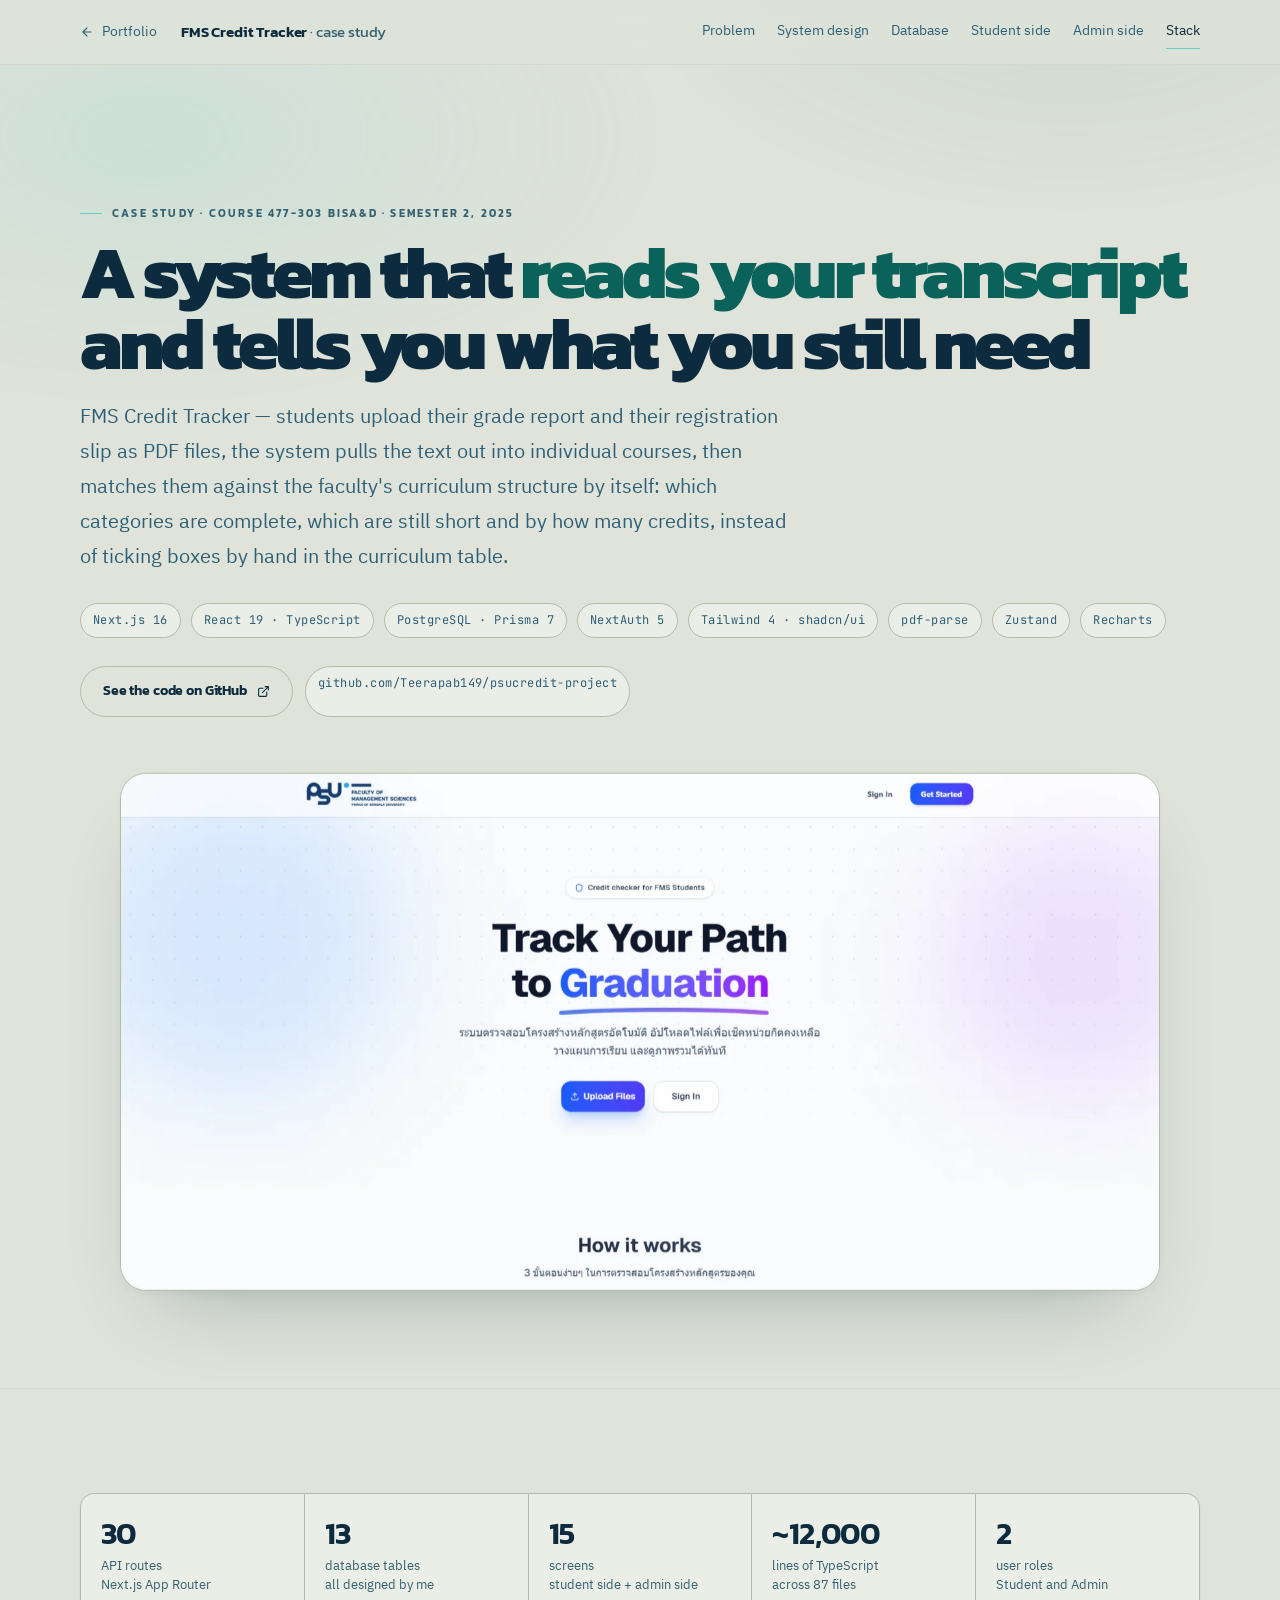
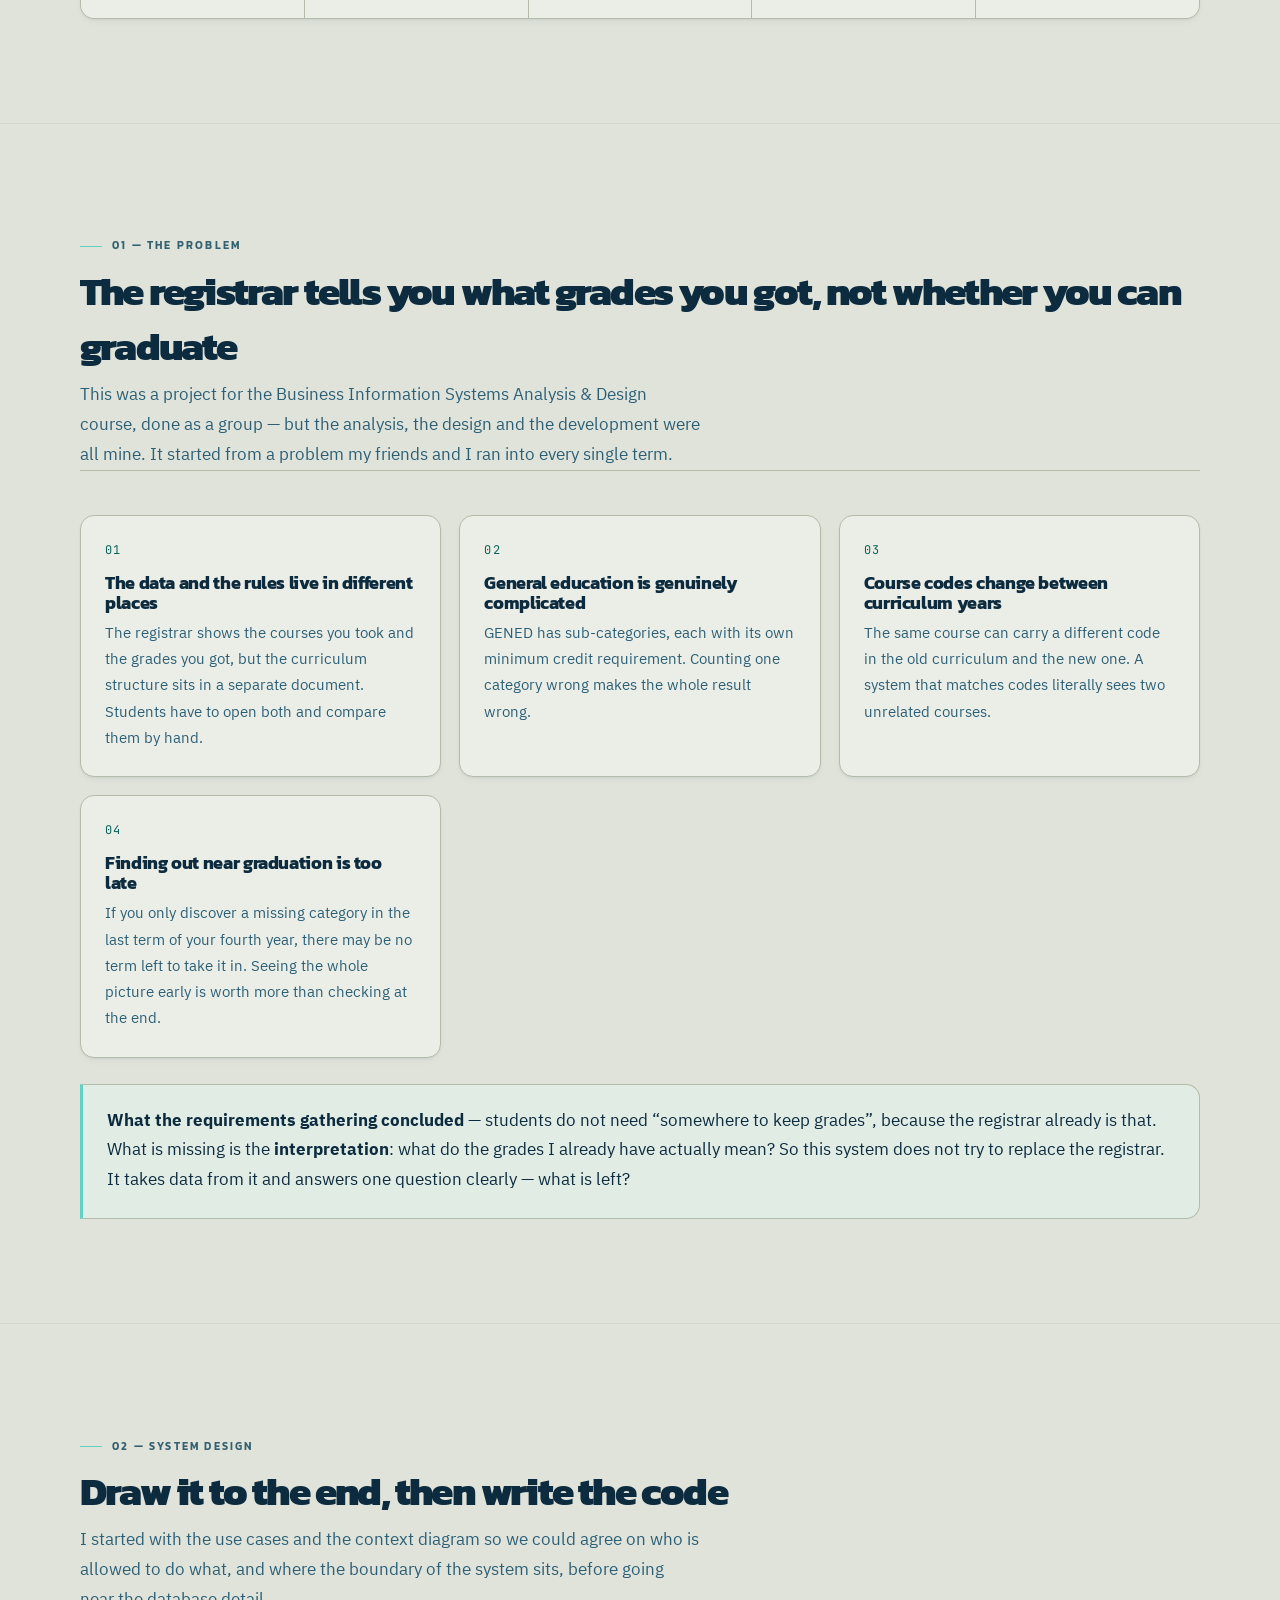
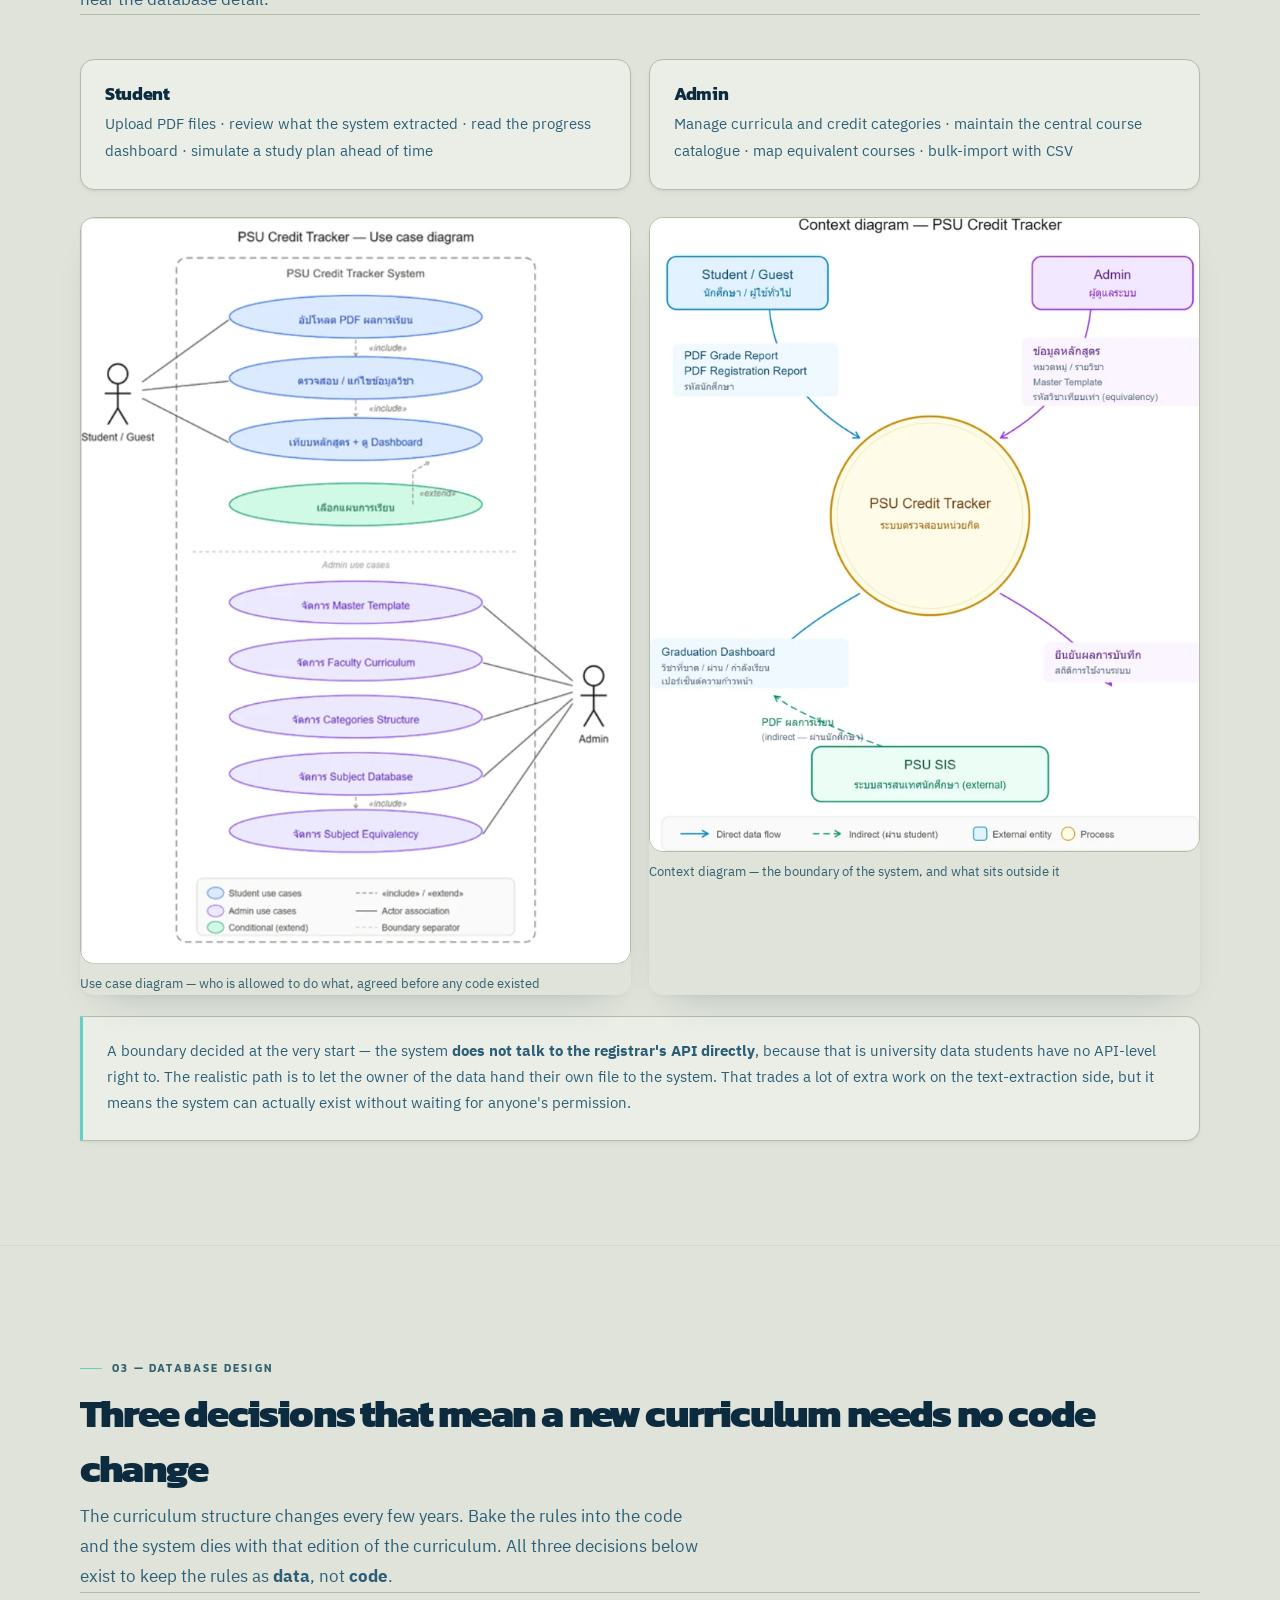
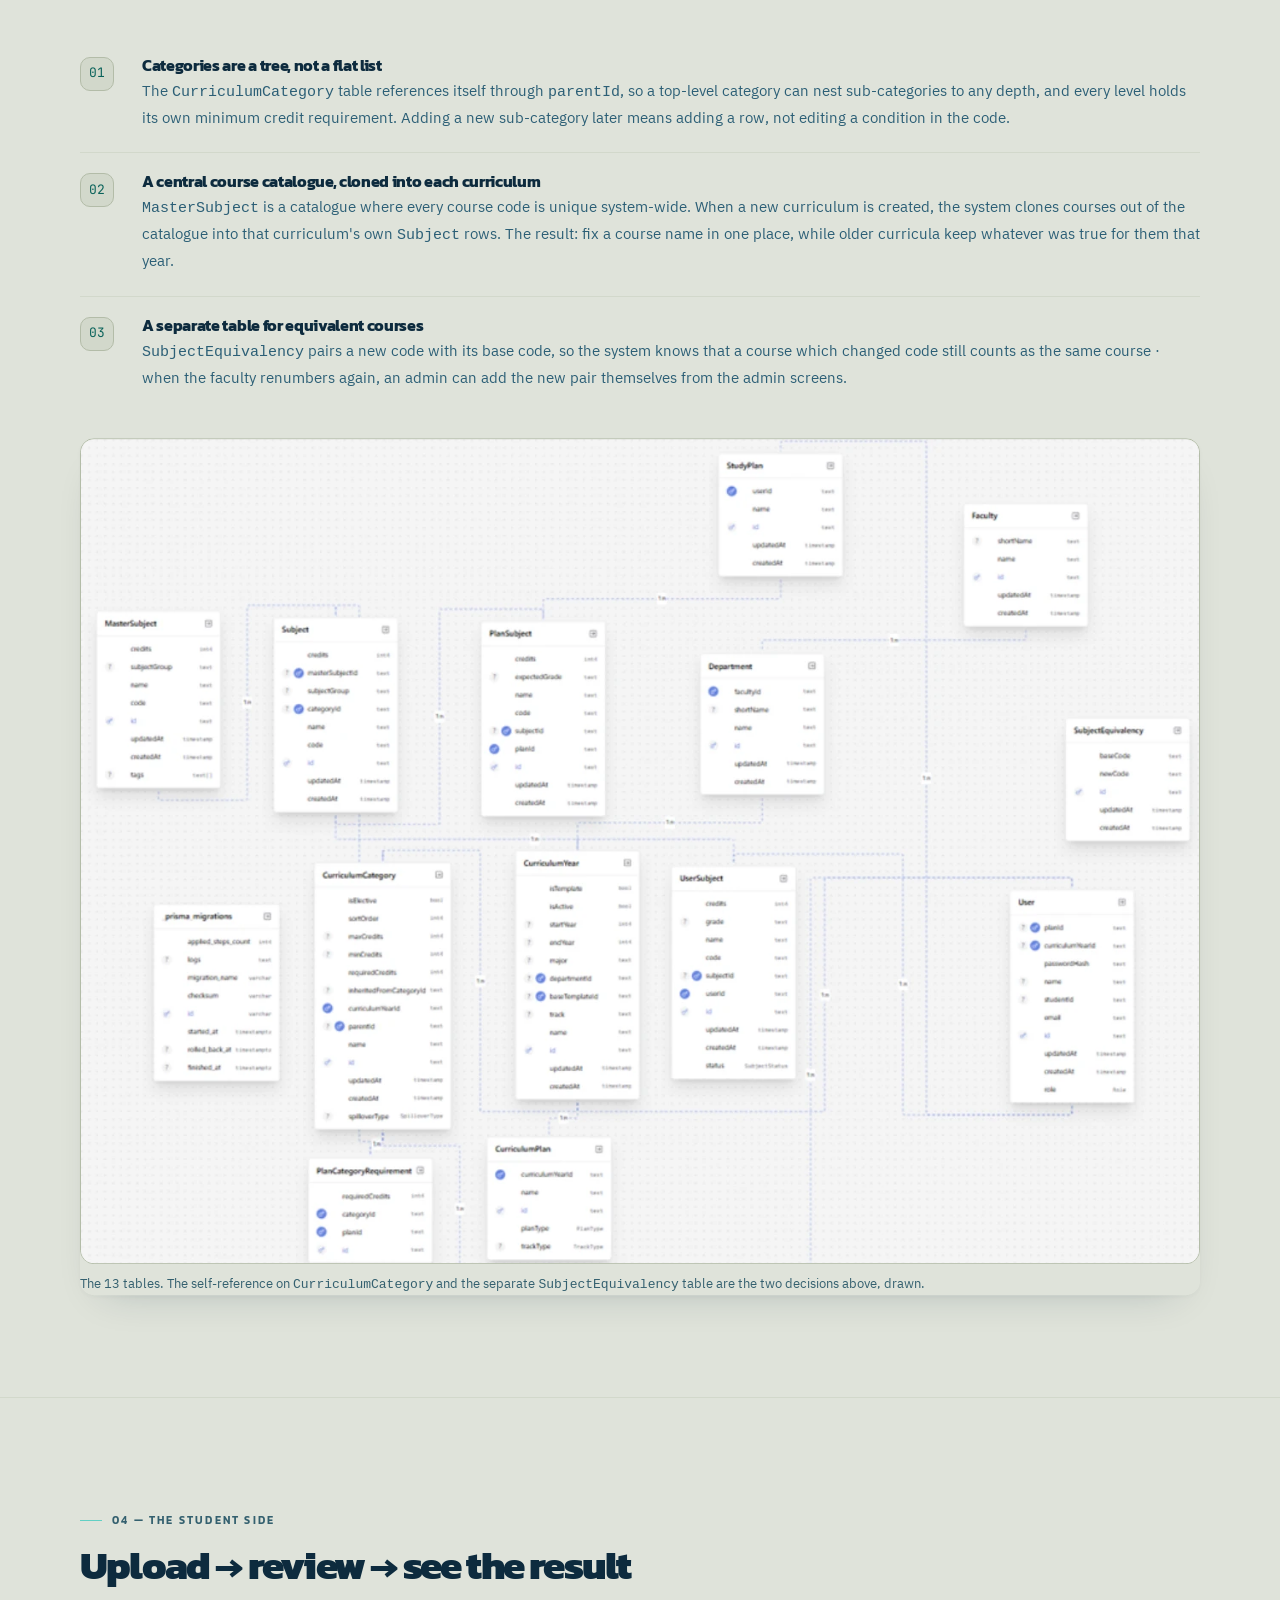
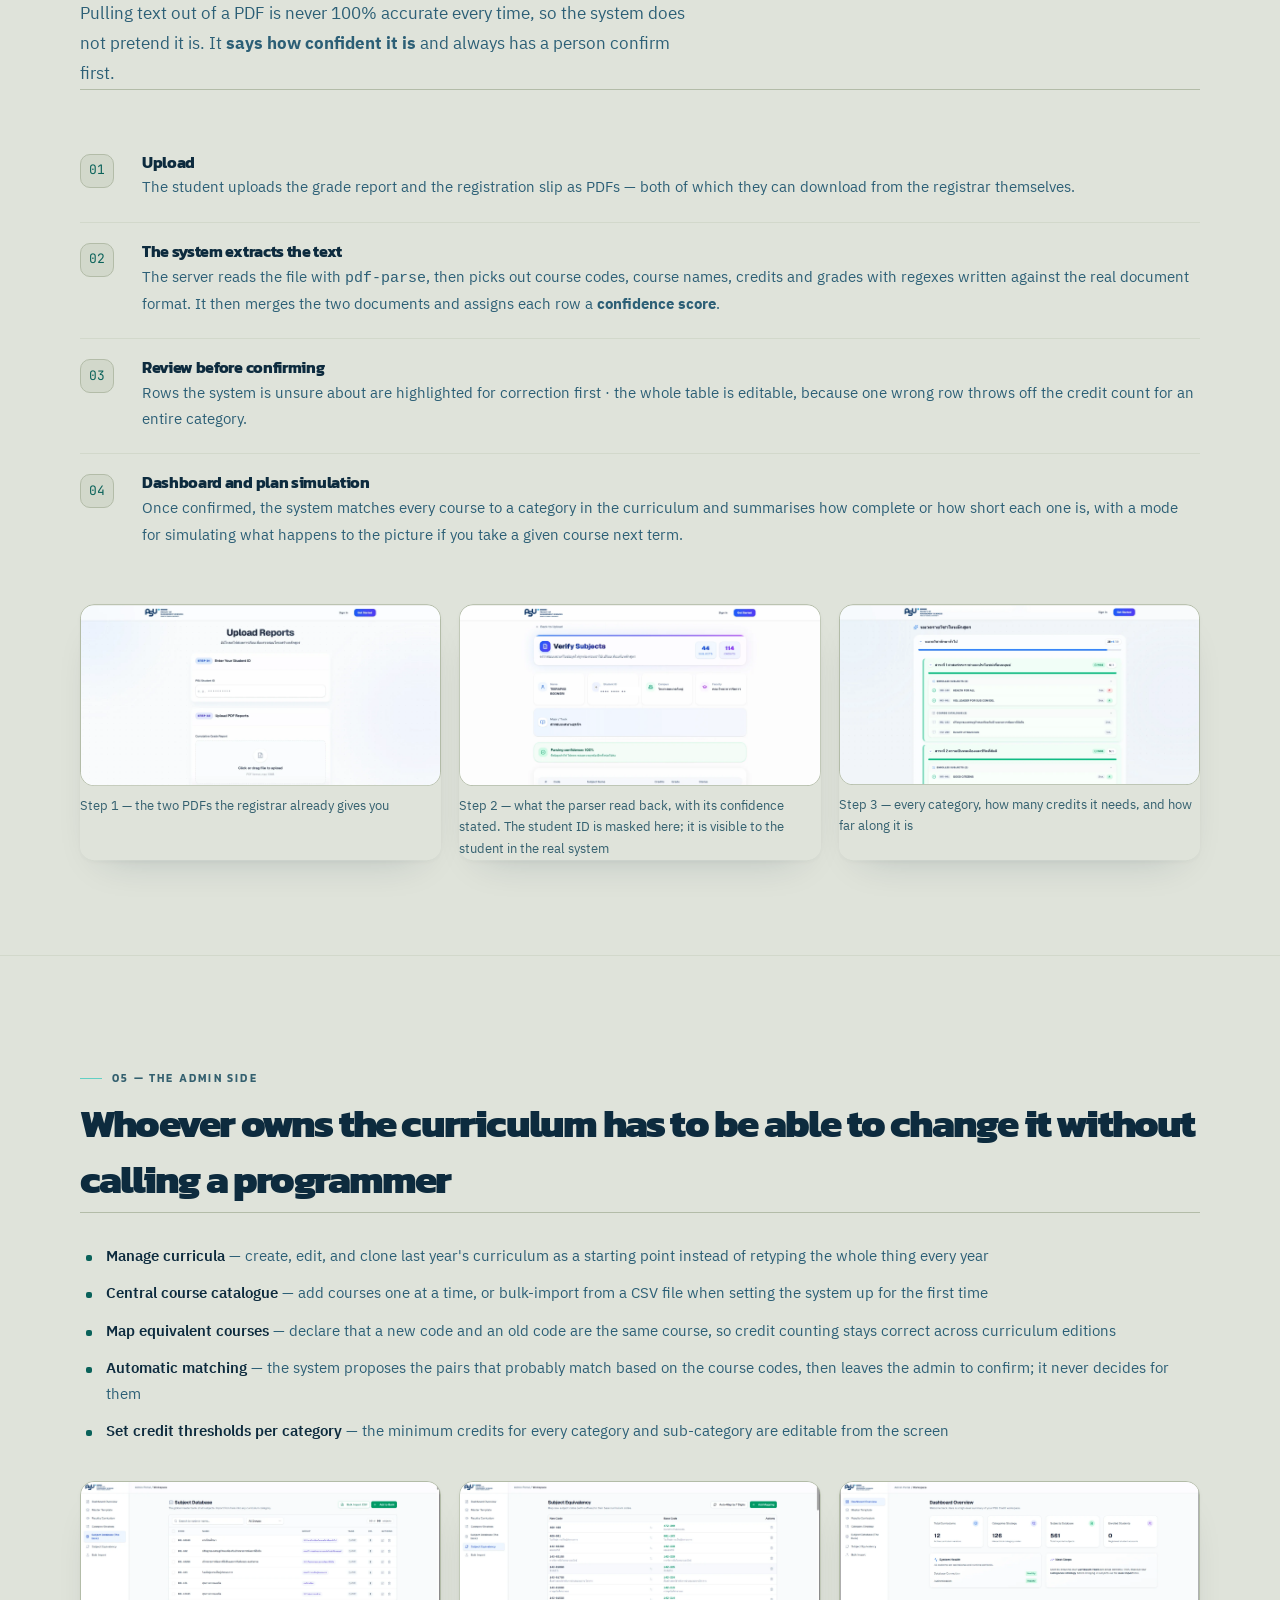
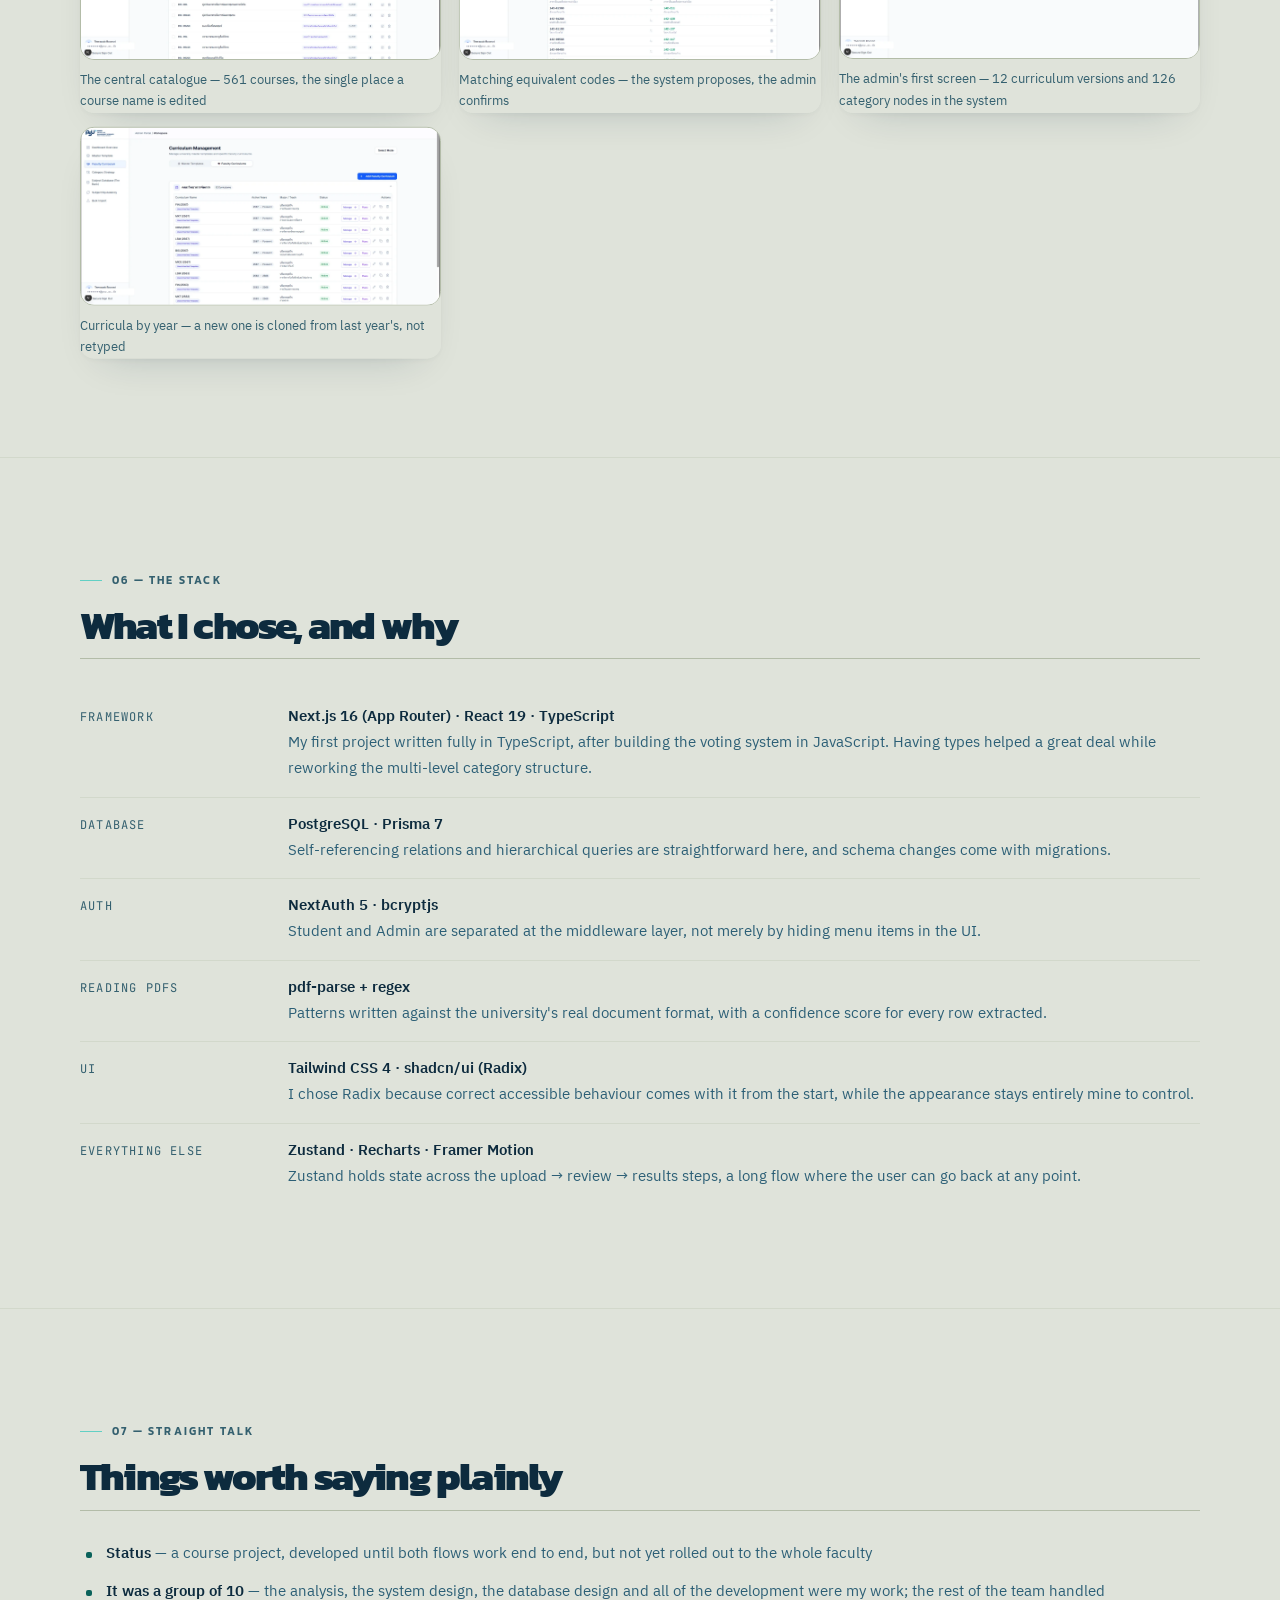
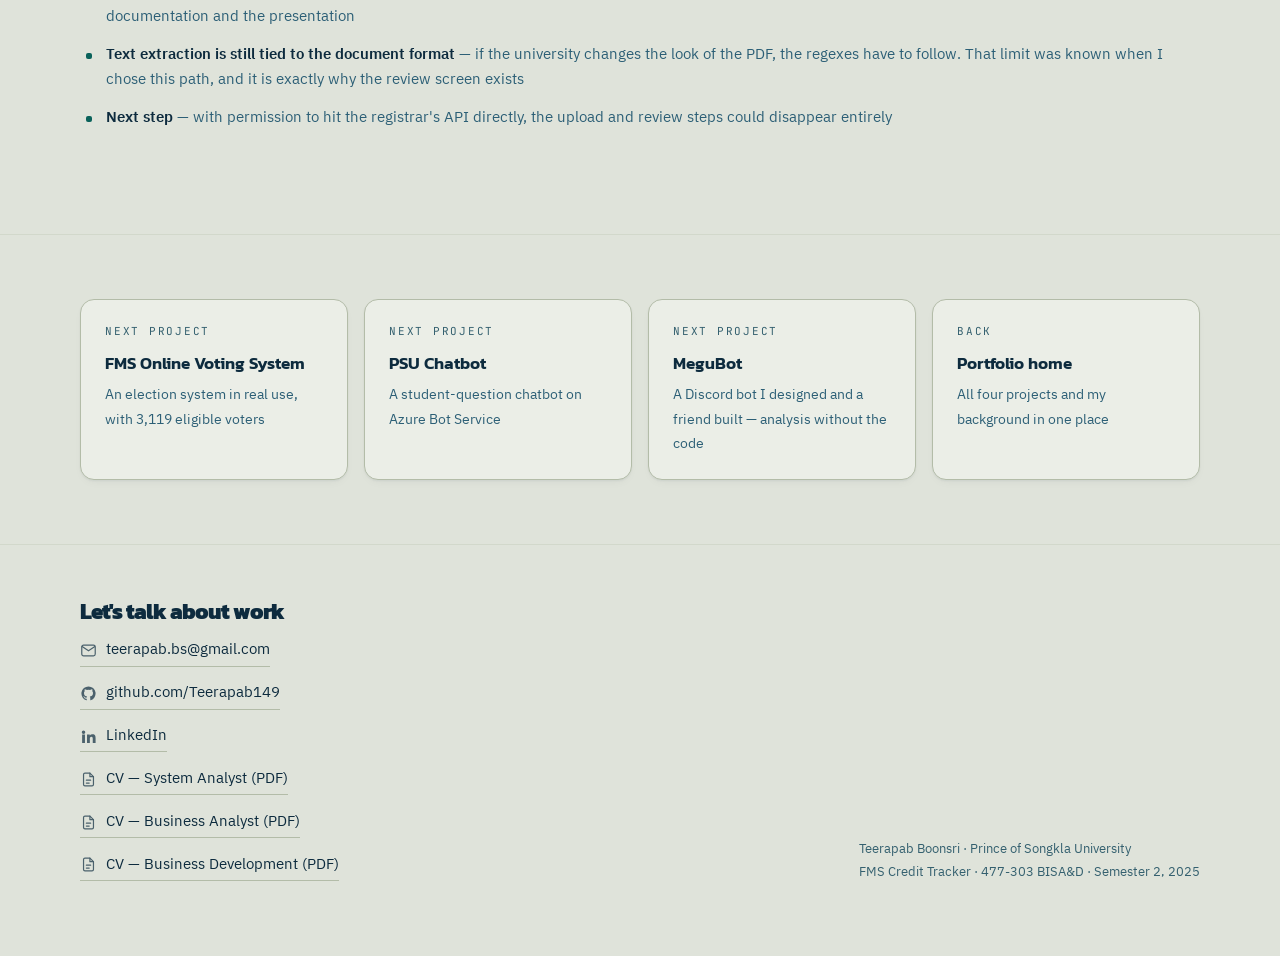
<file: credit-tracker.html>
<!doctype html>
<html lang="en">
<head>
<meta charset="utf-8">
<meta name="viewport" content="width=device-width, initial-scale=1">
<title>FMS Credit Tracker — Teerapab Boonsri</title>
<meta name="description" content="A credit tracker for students of the Faculty of Management Sciences, PSU — upload a transcript as a PDF and the system pulls the text out of it and checks it against the curriculum structure automatically.">
<meta name="theme-color" content="#DFE3DA">
<link rel="canonical" href="https://teerapab149.github.io/credit-tracker.html">

<meta property="og:type" content="article">
<meta property="og:site_name" content="Teerapab Boonsri">
<meta property="og:title" content="FMS Credit Tracker — case study">
<meta property="og:description" content="Upload your grade report as a PDF and the system works out which credit categories are complete and which are still short.">
<meta property="og:url" content="https://teerapab149.github.io/credit-tracker.html">
<meta property="og:image" content="https://teerapab149.github.io/assets/img/credit/01-landing.webp">
<meta name="twitter:card" content="summary_large_image">

<link rel="preconnect" href="https://fonts.googleapis.com">
<link rel="preconnect" href="https://fonts.gstatic.com" crossorigin>
<!-- Kanit 700/800 is what carries the Verdure display type in style.css -->
<link href="https://fonts.googleapis.com/css2?family=Kanit:wght@400;500;600;700;800&family=IBM+Plex+Sans+Thai:wght@400;500;600&family=JetBrains+Mono:wght@400;500&display=swap" rel="stylesheet">
<link rel="stylesheet" href="assets/style.css">
<script>document.documentElement.classList.add('js-anim');</script>
<!-- The arriving half of the page wipe. It has to run before first paint,
     which is why it is here and not in nav.js. See assets/nav.js. -->
<script>try{if(sessionStorage.getItem('nav'))document.documentElement.classList.add('nav-in');}catch(e){}</script>
<!-- The rail panel → hero image morph. Blocking, in <head>, on purpose:
     pagereveal fires at the arriving page's FIRST RENDER, and defer only
     promises to beat DOMContentLoaded. Miss that event and the panel morphs
     into an empty box. Two listeners and a class — nothing to defer. -->
<script src="assets/morph.js"></script>
</head>
<body>

<!-- ── nav ─────────────────────────────────────────────────────────────── -->
<header class="nav">
  <div class="wrap nav__inner">
    <a class="nav__back" href="index.html">
      <svg width="14" height="14" viewBox="0 0 24 24" fill="none" stroke="currentColor" stroke-width="2"
           stroke-linecap="round" stroke-linejoin="round" aria-hidden="true"><path d="M19 12H5M12 19l-7-7 7-7"/></svg>
      Portfolio
    </a>
    <a class="nav__brand" href="#top">FMS Credit Tracker <span>· case study</span></a>
    <nav class="nav__links">
      <a href="#problem">Problem</a>
      <a href="#design">System design</a>
      <a href="#database">Database</a>
      <a href="#student">Student side</a>
      <a href="#admin">Admin side</a>
      <a href="#stack">Stack</a>
    </nav>
  </div>
</header>

<main id="top">

<!-- ── hero ────────────────────────────────────────────────────────────── -->
<section class="hero">
  <div class="wrap">
    <!-- Mini title card. Four beats inside ~400ms, the short version of the
         cover sequence on index.html: the label is stamped on, the headline
         arrives a line at a time, the copy and chips rise, and the screenshot
         is uncovered last — the picture is the payoff, so it lands after the
         words rather than with them.
         .stamp here and .up on every other eyebrow on the page is deliberate:
         only the title card gets the loud entrance (plan law L1, one hero move
         per scene). -->
    <p class="eyebrow stamp">Case study · Course 477-303 BISA&amp;D · Semester 2, 2025</p>
    <!-- The verb here was "owe" until 2026-08-03. In English that word is about
         money, so a native reader parses the line as a debt rather than as
         missing credits. The page already says "still short" further down;
         "still need" is the plain version of the same idea and keeps the line
         break. index.html carries this sentence too — keep the two the same. -->
    <h1 class="lm up" style="--d:100ms">A system that <em>reads your transcript</em><br>and tells you what you still need</h1>
    <p class="hero__sub up" style="--d:240ms">
      FMS Credit Tracker — students upload their grade report and their registration slip as PDF
      files, the system pulls the text out into individual courses, then matches them against the
      faculty's curriculum structure by itself: which categories are complete, which are still
      short and by how many credits, instead of ticking boxes by hand in the curriculum table.
    </p>
    <div class="hero__meta up" style="--d:320ms">
      <span class="chip">Next.js 16</span>
      <span class="chip">React 19 · TypeScript</span>
      <span class="chip">PostgreSQL · Prisma 7</span>
      <span class="chip">NextAuth 5</span>
      <span class="chip">Tailwind 4 · shadcn/ui</span>
      <span class="chip">pdf-parse</span>
      <span class="chip">Zustand</span>
      <span class="chip">Recharts</span>
    </div>

    <!-- The site claims "code included" on index.html#contact. Without this
         row the only route to any code was the GitHub profile in the footer.
         Ghost button, same shape as the repository link on megubot.html.
         The link leaves the site, so it carries the arrow glyph plus an
         aria-label/title that says "opens in a new tab" in words. -->
    <div class="btn-row up" style="--d:360ms">
      <a class="btn btn--ghost" href="https://github.com/Teerapab149/psucredit-project"
         target="_blank" rel="noopener noreferrer"
         aria-label="See the code on GitHub — opens in a new tab"
         title="Opens github.com/Teerapab149/psucredit-project in a new tab">See the code on GitHub
        <svg width="13" height="13" viewBox="0 0 24 24" fill="none" stroke="currentColor" stroke-width="2"
             stroke-linecap="round" stroke-linejoin="round" aria-hidden="true"><path d="M18 13v6a2 2 0 0 1-2 2H5a2 2 0 0 1-2-2V8a2 2 0 0 1 2-2h6M15 3h6v6M10 14 21 3"/></svg>
      </a>
      <span class="chip">github.com/Teerapab149/psucredit-project</span>
    </div>

    <figure class="hero__shot wipe" style="margin-top: clamp(36px, 6vw, 64px); --d:400ms">
      <img src="assets/img/credit/01-landing.webp" width="1600" height="796" fetchpriority="high"
           alt="The Credit Tracker landing page: Track Your Path to Graduation, with an upload button and a three-step explanation">
    </figure>
  </div>
</section>

<!-- ── stats ───────────────────────────────────────────────────────────── -->
<section id="stats">
  <div class="wrap">
    <div class="stats up">
      <div class="stat"><b>30</b><span>API routes<br>Next.js App Router</span></div>
      <div class="stat"><b>13</b><span>database tables<br>all designed by me</span></div>
      <div class="stat"><b>15</b><span>screens<br>student side + admin side</span></div>
      <div class="stat"><b>~12,000</b><span>lines of TypeScript<br>across 87 files</span></div>
      <div class="stat"><b>2</b><span>user roles<br>Student and Admin</span></div>
    </div>
  </div>
</section>

<!-- ── problem ─────────────────────────────────────────────────────────── -->
<section id="problem">
  <div class="wrap">
    <div class="section-head draw">
      <p class="eyebrow up">01 — The problem</p>
      <h2 class="lm up" style="--d:80ms">The registrar tells you what grades you got, not whether you can graduate</h2>
      <p class="lede up" style="--d:160ms">
        This was a project for the Business Information Systems Analysis &amp; Design course, done as
        a group — but the analysis, the design and the development were all mine. It started from a
        problem my friends and I ran into every single term.
      </p>
    </div>

    <div class="grid grid--2">
      <div class="card up">
        <span class="card__num stamp">01</span>
        <h3>The data and the rules live in different places</h3>
        <p>The registrar shows the courses you took and the grades you got, but the curriculum structure sits in a separate document. Students have to open both and compare them by hand.</p>
      </div>
      <div class="card up" style="--d:60ms">
        <span class="card__num stamp">02</span>
        <h3>General education is genuinely complicated</h3>
        <p>GENED has sub-categories, each with its own minimum credit requirement. Counting one category wrong makes the whole result wrong.</p>
      </div>
      <div class="card up" style="--d:120ms">
        <span class="card__num stamp">03</span>
        <h3>Course codes change between curriculum years</h3>
        <p>The same course can carry a different code in the old curriculum and the new one. A system that matches codes literally sees two unrelated courses.</p>
      </div>
      <div class="card up" style="--d:180ms">
        <span class="card__num stamp">04</span>
        <h3>Finding out near graduation is too late</h3>
        <p>If you only discover a missing category in the last term of your fourth year, there may be no term left to take it in. Seeing the whole picture early is worth more than checking at the end.</p>
      </div>
    </div>

    <div class="callout up" style="margin-top:26px">
      <p>
        <strong>What the requirements gathering concluded</strong> — students do not need “somewhere
        to keep grades”, because the registrar already is that. What is missing is the
        <strong>interpretation</strong>: what do the grades I already have actually mean? So this
        system does not try to replace the registrar. It takes data from it and answers one question
        clearly — what is left?
      </p>
    </div>
  </div>
</section>

<!-- ── system design ───────────────────────────────────────────────────── -->
<section id="design">
  <div class="wrap">
    <div class="section-head draw">
      <p class="eyebrow up">02 — System design</p>
      <h2 class="lm up" style="--d:80ms">Draw it to the end, then write the code</h2>
      <p class="lede up" style="--d:160ms">
        I started with the use cases and the context diagram so we could agree on who is allowed to
        do what, and where the boundary of the system sits, before going near the database detail.
      </p>
    </div>

    <div class="grid grid--2">
      <div class="card up">
        <h3>Student</h3>
        <p>Upload PDF files · review what the system extracted · read the progress dashboard · simulate a study plan ahead of time</p>
      </div>
      <div class="card up" style="--d:60ms">
        <h3>Admin</h3>
        <p>Manage curricula and credit categories · maintain the central course catalogue · map equivalent courses · bulk-import with CSV</p>
      </div>
    </div>

    <div class="figure-grid" style="margin-top:24px">
      <figure class="figure wipe">
        <img src="assets/img/credit/10-usecase.webp" width="744" height="1009" loading="lazy"
             alt="Use case diagram showing what a Student can do and what an Admin can do, and where the two overlap">
        <figcaption>Use case diagram — who is allowed to do what, agreed before any code existed</figcaption>
      </figure>
      <figure class="figure wipe" style="--d:90ms">
        <img src="assets/img/credit/11-context.webp" width="712" height="821" loading="lazy"
             alt="Context diagram showing the system in the middle with the student and the curriculum admin as external entities">
        <figcaption>Context diagram — the boundary of the system, and what sits outside it</figcaption>
      </figure>
    </div>

    <div class="callout callout--plain up" style="margin-top:24px">
      <p>
        A boundary decided at the very start — the system
        <strong>does not talk to the registrar's API directly</strong>, because that is university
        data students have no API-level right to. The realistic path is to let the owner of the data
        hand their own file to the system. That trades a lot of extra work on the text-extraction
        side, but it means the system can actually exist without waiting for anyone's permission.
      </p>
    </div>
  </div>
</section>

<!-- ── database ────────────────────────────────────────────────────────── -->
<section id="database">
  <div class="wrap">
    <div class="section-head draw">
      <p class="eyebrow up">03 — Database design</p>
      <h2 class="lm up" style="--d:80ms">Three decisions that mean a new curriculum needs no code change</h2>
      <p class="lede up" style="--d:160ms">
        The curriculum structure changes every few years. Bake the rules into the code and the system
        dies with that edition of the curriculum. All three decisions below exist to keep the rules
        as <strong>data</strong>, not <strong>code</strong>.
      </p>
    </div>

    <div class="flow">
      <div class="flow__step up">
        <span class="flow__dot">01</span>
        <div>
          <h3>Categories are a tree, not a flat list</h3>
          <p>
            The <code>CurriculumCategory</code> table references itself through <code>parentId</code>,
            so a top-level category can nest sub-categories to any depth, and every level holds its
            own minimum credit requirement. Adding a new sub-category later means adding a row, not
            editing a condition in the code.
          </p>
        </div>
      </div>
      <div class="flow__step up" style="--d:60ms">
        <span class="flow__dot">02</span>
        <div>
          <h3>A central course catalogue, cloned into each curriculum</h3>
          <p>
            <code>MasterSubject</code> is a catalogue where every course code is unique system-wide.
            When a new curriculum is created, the system clones courses out of the catalogue into
            that curriculum's own <code>Subject</code> rows. The result: fix a course name in one
            place, while older curricula keep whatever was true for them that year.
          </p>
        </div>
      </div>
      <div class="flow__step up" style="--d:120ms">
        <span class="flow__dot">03</span>
        <div>
          <h3>A separate table for equivalent courses</h3>
          <p>
            <code>SubjectEquivalency</code> pairs a new code with its base code, so the system knows
            that a course which changed code still counts as the same course · when the faculty
            renumbers again, an admin can add the new pair themselves from the admin screens.
          </p>
        </div>
      </div>
    </div>

    <figure class="figure wipe" style="margin-top:24px">
      <img src="assets/img/credit/12-er.webp" width="1310" height="965" loading="lazy"
           alt="ER diagram of the 13 tables, including CurriculumCategory referencing itself through parentId and the SubjectEquivalency pairing table">
      <figcaption>The 13 tables. The self-reference on <code>CurriculumCategory</code> and the separate
        <code>SubjectEquivalency</code> table are the two decisions above, drawn.</figcaption>
    </figure>
  </div>
</section>

<!-- ── student flow ────────────────────────────────────────────────────── -->
<section id="student">
  <div class="wrap">
    <div class="section-head draw">
      <p class="eyebrow up">04 — The student side</p>
      <h2 class="lm up" style="--d:80ms">Upload → review → see the result</h2>
      <p class="lede up" style="--d:160ms">
        Pulling text out of a PDF is never 100% accurate every time, so the system does not pretend
        it is. It <strong>says how confident it is</strong> and always has a person confirm first.
      </p>
    </div>

    <div class="flow">
      <div class="flow__step up">
        <span class="flow__dot">01</span>
        <div>
          <h3>Upload</h3>
          <p>The student uploads the grade report and the registration slip as PDFs — both of which they can download from the registrar themselves.</p>
        </div>
      </div>
      <div class="flow__step up" style="--d:60ms">
        <span class="flow__dot">02</span>
        <div>
          <h3>The system extracts the text</h3>
          <p>
            The server reads the file with <code>pdf-parse</code>, then picks out course codes, course
            names, credits and grades with regexes written against the real document format. It then
            merges the two documents and assigns each row a
            <strong>confidence score</strong>.
          </p>
        </div>
      </div>
      <div class="flow__step up" style="--d:120ms">
        <span class="flow__dot">03</span>
        <div>
          <h3>Review before confirming</h3>
          <p>
            Rows the system is unsure about are highlighted for correction first · the whole table is
            editable, because one wrong row throws off the credit count for an entire category.
          </p>
        </div>
      </div>
      <div class="flow__step up" style="--d:180ms">
        <span class="flow__dot">04</span>
        <div>
          <h3>Dashboard and plan simulation</h3>
          <p>
            Once confirmed, the system matches every course to a category in the curriculum and
            summarises how complete or how short each one is, with a mode for simulating what happens
            to the picture if you take a given course next term.
          </p>
        </div>
      </div>
    </div>

    <div class="figure-grid" style="margin-top:26px">
      <figure class="figure wipe">
        <img src="assets/img/credit/02-upload.webp" width="1600" height="800" loading="lazy"
             alt="Upload screen with drop zones for the grade report and the registration slip">
        <figcaption>Step 1 — the two PDFs the registrar already gives you</figcaption>
      </figure>
      <figure class="figure wipe" style="--d:90ms">
        <img src="assets/img/credit/03-verify.webp" width="1600" height="801" loading="lazy"
             alt="Review screen showing the details pulled out of the PDF and a parsing confidence of 100 percent">
        <figcaption>Step 2 — what the parser read back, with its confidence stated. The student ID is
          masked here; it is visible to the student in the real system</figcaption>
      </figure>
      <figure class="figure wipe" style="--d:180ms">
        <img src="assets/img/credit/05-results.webp" width="1600" height="797" loading="lazy"
             alt="Results grouped by curriculum category, each with a progress bar and a pass or short marker">
        <figcaption>Step 3 — every category, how many credits it needs, and how far along it is</figcaption>
      </figure>
    </div>
  </div>
</section>

<!-- ── admin flow ──────────────────────────────────────────────────────── -->
<section id="admin">
  <div class="wrap">
    <div class="section-head draw">
      <p class="eyebrow up">05 — The admin side</p>
      <h2 class="lm up" style="--d:80ms">Whoever owns the curriculum has to be able to change it without calling a programmer</h2>
    </div>

    <ul class="clean up">
      <li><strong>Manage curricula</strong> — create, edit, and clone last year's curriculum as a starting point instead of retyping the whole thing every year</li>
      <li><strong>Central course catalogue</strong> — add courses one at a time, or bulk-import from a CSV file when setting the system up for the first time</li>
      <li><strong>Map equivalent courses</strong> — declare that a new code and an old code are the same course, so credit counting stays correct across curriculum editions</li>
      <li><strong>Automatic matching</strong> — the system proposes the pairs that probably match based on the course codes, then leaves the admin to confirm; it never decides for them</li>
      <li><strong>Set credit thresholds per category</strong> — the minimum credits for every category and sub-category are editable from the screen</li>
    </ul>

    <div class="figure-grid" style="margin-top:26px">
      <figure class="figure wipe">
        <img src="assets/img/credit/22-admin-subjects.webp" width="1600" height="789" loading="lazy"
             alt="The central course catalogue listing 561 subjects with their codes, groups and credits">
        <figcaption>The central catalogue — 561 courses, the single place a course name is edited</figcaption>
      </figure>
      <figure class="figure wipe" style="--d:90ms">
        <img src="assets/img/credit/23-admin-match.webp" width="1600" height="789" loading="lazy"
             alt="The subject matching screen, pairing course codes that are equivalent across curriculum editions">
        <figcaption>Matching equivalent codes — the system proposes, the admin confirms</figcaption>
      </figure>
      <figure class="figure wipe" style="--d:180ms">
        <img src="assets/img/credit/20-admin-dashboard.webp" width="1600" height="786" loading="lazy"
             alt="Admin dashboard: 12 curriculum versions, 126 category nodes, 561 subjects, and system health checks">
        <figcaption>The admin's first screen — 12 curriculum versions and 126 category nodes in the system</figcaption>
      </figure>
      <figure class="figure wipe" style="--d:270ms">
        <img src="assets/img/credit/21-admin-curriculum.webp" width="1600" height="788" loading="lazy"
             alt="Faculty curriculum management screen listing curriculum versions by year">
        <figcaption>Curricula by year — a new one is cloned from last year's, not retyped</figcaption>
      </figure>
    </div>
  </div>
</section>

<!-- ── stack ───────────────────────────────────────────────────────────── -->
<section id="stack">
  <div class="wrap">
    <div class="section-head draw">
      <p class="eyebrow up">06 — The stack</p>
      <h2 class="lm up" style="--d:80ms">What I chose, and why</h2>
    </div>

    <dl class="kv up">
      <div>
        <dt>Framework</dt>
        <dd><strong>Next.js 16 (App Router) · React 19 · TypeScript</strong><br>
          My first project written fully in TypeScript, after building the voting system in
          JavaScript. Having types helped a great deal while reworking the multi-level category
          structure.</dd>
      </div>
      <div>
        <dt>Database</dt>
        <dd><strong>PostgreSQL · Prisma 7</strong><br>
          Self-referencing relations and hierarchical queries are straightforward here, and schema
          changes come with migrations.</dd>
      </div>
      <div>
        <dt>Auth</dt>
        <dd><strong>NextAuth 5 · bcryptjs</strong><br>
          Student and Admin are separated at the middleware layer, not merely by hiding menu items in
          the UI.</dd>
      </div>
      <div>
        <dt>Reading PDFs</dt>
        <dd><strong>pdf-parse + regex</strong><br>
          Patterns written against the university's real document format, with a confidence score for
          every row extracted.</dd>
      </div>
      <div>
        <dt>UI</dt>
        <dd><strong>Tailwind CSS 4 · shadcn/ui (Radix)</strong><br>
          I chose Radix because correct accessible behaviour comes with it from the start, while the
          appearance stays entirely mine to control.</dd>
      </div>
      <div>
        <dt>Everything else</dt>
        <dd><strong>Zustand · Recharts · Framer Motion</strong><br>
          Zustand holds state across the upload → review → results steps, a long flow where the user
          can go back at any point.</dd>
      </div>
    </dl>
  </div>
</section>

<!-- ── honest notes ────────────────────────────────────────────────────── -->
<section id="notes">
  <div class="wrap">
    <div class="section-head draw">
      <p class="eyebrow up">07 — Straight talk</p>
      <h2 class="lm up" style="--d:80ms">Things worth saying plainly</h2>
    </div>
    <ul class="clean up">
      <li><strong>Status</strong> — a course project, developed until both flows work end to end, but not yet rolled out to the whole faculty</li>
      <li><strong>It was a group of 10</strong> — the analysis, the system design, the database design and all of the development were my work; the rest of the team handled documentation and the presentation</li>
      <li><strong>Text extraction is still tied to the document format</strong> — if the university changes the look of the PDF, the regexes have to follow. That limit was known when I chose this path, and it is exactly why the review screen exists</li>
      <li><strong>Next step</strong> — with permission to hit the registrar's API directly, the upload and review steps could disappear entirely</li>
    </ul>
  </div>
</section>

<!-- ── where to go next ────────────────────────────────────────────────── -->
<section class="pagenav">
  <div class="wrap">
    <div class="pagenav__grid">
      <a class="pagenav__card up" href="fms-election.html">
        <span>Next project</span>
        <b>FMS Online Voting System</b>
        <em>An election system in real use, with 3,119 eligible voters</em>
      </a>
      <a class="pagenav__card up" style="--d:70ms" href="psu-chatbot.html">
        <span>Next project</span>
        <b>PSU Chatbot</b>
        <em>A student-question chatbot on Azure Bot Service</em>
      </a>
      <a class="pagenav__card up" style="--d:140ms" href="megubot.html">

        <span>Next project</span>

        <b>MeguBot</b>

        <em>A Discord bot I designed and a friend built — analysis without the code</em>

      </a>
      <a class="pagenav__card up" style="--d:210ms" href="index.html">
        <span>Back</span>
        <b>Portfolio home</b>
        <em>All four projects and my background in one place</em>
      </a>
    </div>
  </div>
</section>

</main>

<footer class="footer">
  <div class="wrap footer__row">
    <div>
      <h2 style="font-size:1.35rem;margin-bottom:14px">Let's talk about work</h2>
      <ul class="contacts">
        <li>
          <a class="link" href="mailto:teerapab.bs@gmail.com">
            <svg viewBox="0 0 24 24" width="17" height="17" fill="none" stroke="currentColor" stroke-width="1.7" stroke-linecap="round" stroke-linejoin="round" aria-hidden="true"><rect x="2.5" y="4.5" width="19" height="15" rx="2.5"/><path d="m3 6.5 9 6 9-6"/></svg>
            teerapab.bs@gmail.com
          </a>
        </li>
        <li>
          <a class="link" href="https://github.com/Teerapab149" target="_blank" rel="noopener noreferrer">
            <svg viewBox="0 0 24 24" width="17" height="17" fill="currentColor" aria-hidden="true"><path d="M12 2a10 10 0 0 0-3.16 19.49c.5.09.68-.22.68-.48v-1.7c-2.78.6-3.37-1.34-3.37-1.34-.45-1.16-1.11-1.47-1.11-1.47-.91-.62.07-.61.07-.61 1 .07 1.53 1.03 1.53 1.03.9 1.53 2.34 1.09 2.91.83.09-.65.35-1.09.63-1.34-2.22-.25-4.56-1.11-4.56-4.94 0-1.09.39-1.99 1.03-2.69-.1-.25-.45-1.27.1-2.65 0 0 .84-.27 2.75 1.03a9.5 9.5 0 0 1 5 0c1.91-1.3 2.75-1.03 2.75-1.03.55 1.38.2 2.4.1 2.65.64.7 1.03 1.6 1.03 2.69 0 3.84-2.34 4.69-4.57 4.94.36.31.68.92.68 1.85v2.74c0 .27.18.58.69.48A10 10 0 0 0 12 2Z"/></svg>
            github.com/Teerapab149
          </a>
        </li>
        <li>
          <a class="link" href="https://www.linkedin.com/in/teerapab-boonsri-bb2404394/" target="_blank" rel="noopener noreferrer">
            <svg viewBox="0 0 24 24" width="17" height="17" fill="currentColor" aria-hidden="true"><path d="M4.98 3.5a2.5 2.5 0 1 0 0 5 2.5 2.5 0 0 0 0-5ZM3 9h4v12H3V9Zm7 0h3.8v1.64h.05A4.17 4.17 0 0 1 17.6 8.7c4 0 4.4 2.53 4.4 5.82V21h-4v-5.6c0-1.34-.03-3.06-1.9-3.06-1.9 0-2.2 1.46-2.2 2.96V21h-4V9Z"/></svg>
            LinkedIn
          </a>
        </li>
        <!-- Three CVs, not one, because they are genuinely different documents:
             the System Analyst version leads on implementation, the Business
             Analyst version on requirements and stakeholder work, and the
             Business Development version on the commercial reading — the
             problem spotted, the cost-benefit, the thing getting adopted. Plain
             <a download> to files at the repo root — relative paths, no JS, so
             they still work if every script on the page fails.
             This block is identical in all four case-study footers; the one on
             index.html carries a line of prose under each link as well, and is
             the version to send someone who has to choose between them.
             They stay as three direct downloads rather than one link back to
             index.html#contact because a reader who has got to the bottom of a
             case study is the one person on the site who should not have to
             navigate again to get the file. -->
        <li>
          <a class="link" href="Teerapab-Boonsri-CV-System-Analyst.pdf" download>
            <svg viewBox="0 0 24 24" width="17" height="17" fill="none" stroke="currentColor" stroke-width="1.7" stroke-linecap="round" stroke-linejoin="round" aria-hidden="true"><path d="M14 3H7a2 2 0 0 0-2 2v14a2 2 0 0 0 2 2h10a2 2 0 0 0 2-2V8l-5-5Z"/><path d="M14 3v5h5M9 13h6M9 17h4"/></svg>
            CV — System Analyst (PDF)
          </a>
        </li>
        <li>
          <a class="link" href="Teerapab-Boonsri-CV-Business-Analyst.pdf" download>
            <svg viewBox="0 0 24 24" width="17" height="17" fill="none" stroke="currentColor" stroke-width="1.7" stroke-linecap="round" stroke-linejoin="round" aria-hidden="true"><path d="M14 3H7a2 2 0 0 0-2 2v14a2 2 0 0 0 2 2h10a2 2 0 0 0 2-2V8l-5-5Z"/><path d="M14 3v5h5M9 13h6M9 17h4"/></svg>
            CV — Business Analyst (PDF)
          </a>
        </li>
        <li>
          <a class="link" href="Teerapab-Boonsri-CV-Business-Development.pdf" download>
            <svg viewBox="0 0 24 24" width="17" height="17" fill="none" stroke="currentColor" stroke-width="1.7" stroke-linecap="round" stroke-linejoin="round" aria-hidden="true"><path d="M14 3H7a2 2 0 0 0-2 2v14a2 2 0 0 0 2 2h10a2 2 0 0 0 2-2V8l-5-5Z"/><path d="M14 3v5h5M9 13h6M9 17h4"/></svg>
            CV — Business Development (PDF)
          </a>
        </li>
      </ul>
    </div>
    <small>
      Teerapab Boonsri · Prince of Songkla University<br>
      FMS Credit Tracker · 477-303 BISA&amp;D · Semester 2, 2025
    </small>
  </div>
</footer>

<script src="assets/reveal.js"></script>
<script src="assets/motion.js"></script>
<script src="assets/feel.js"></script>
<script src="assets/nav.js"></script>
</body>
</html>
</file>
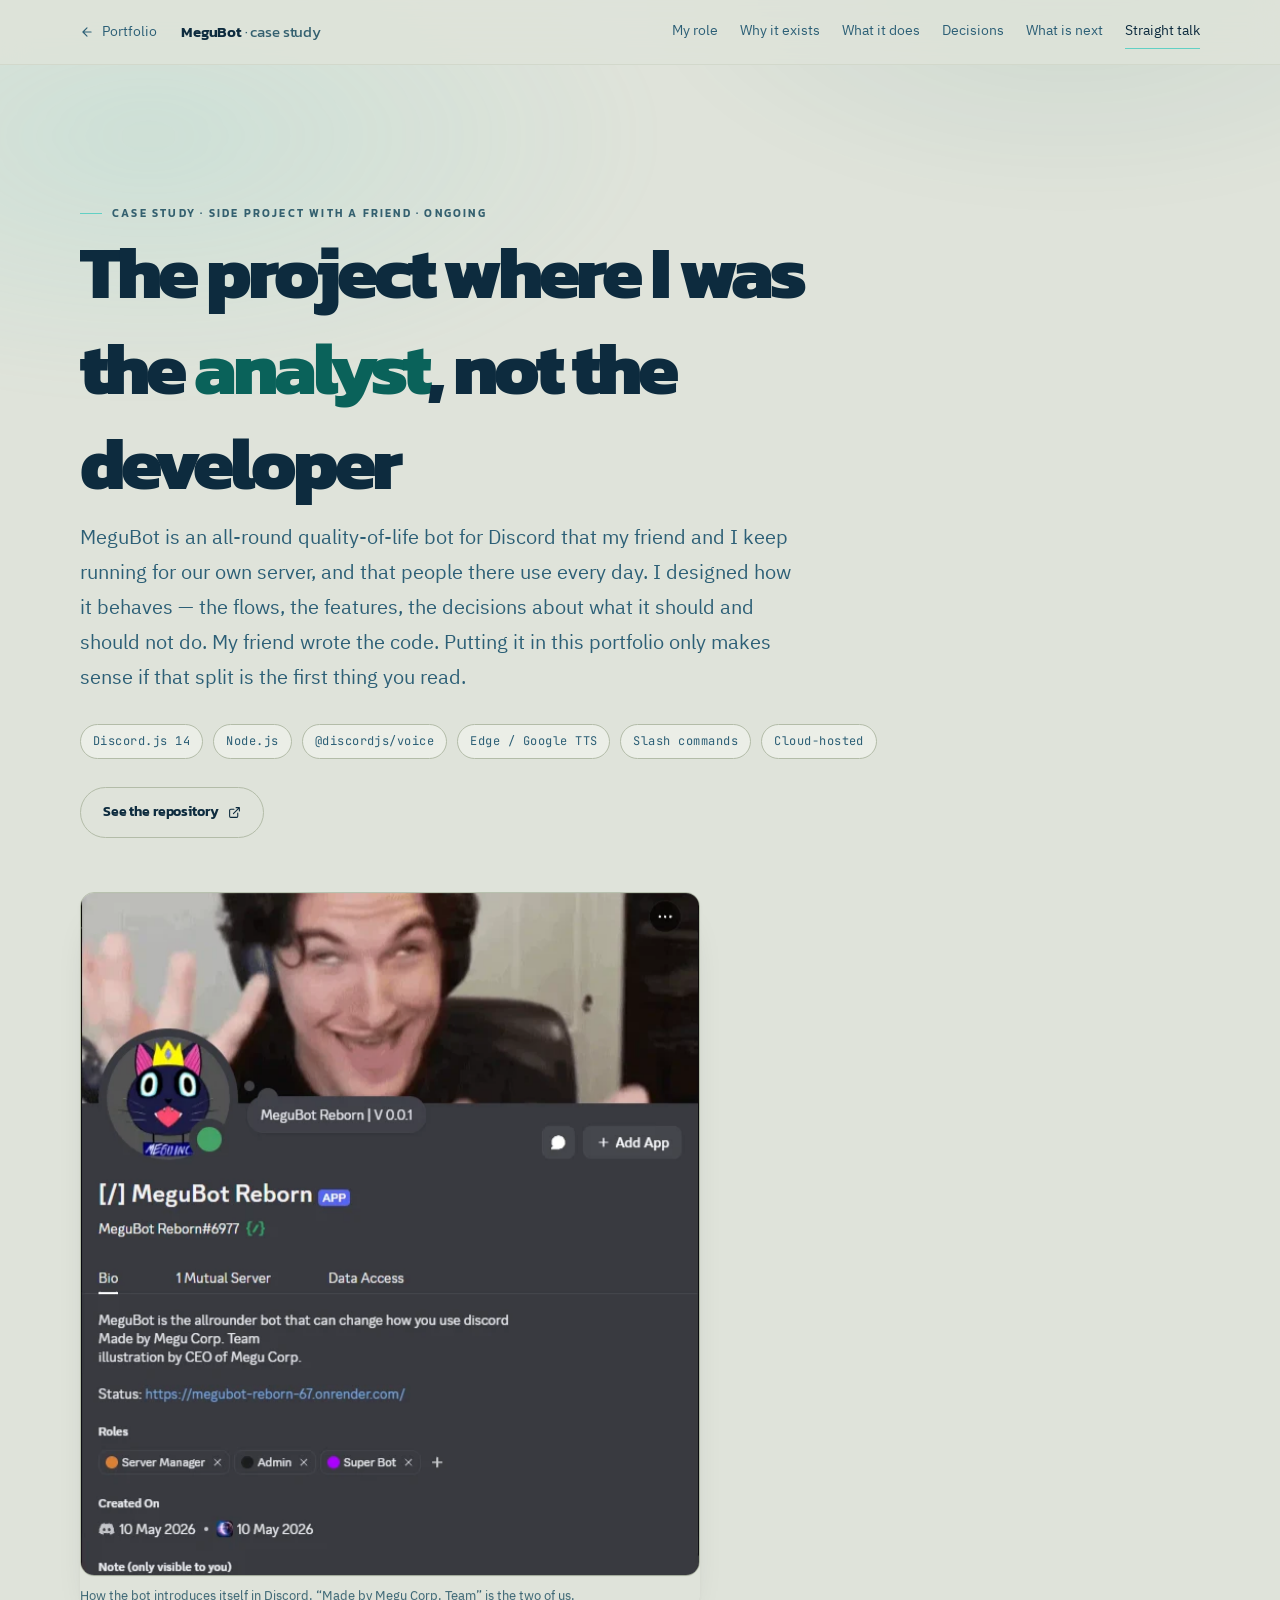
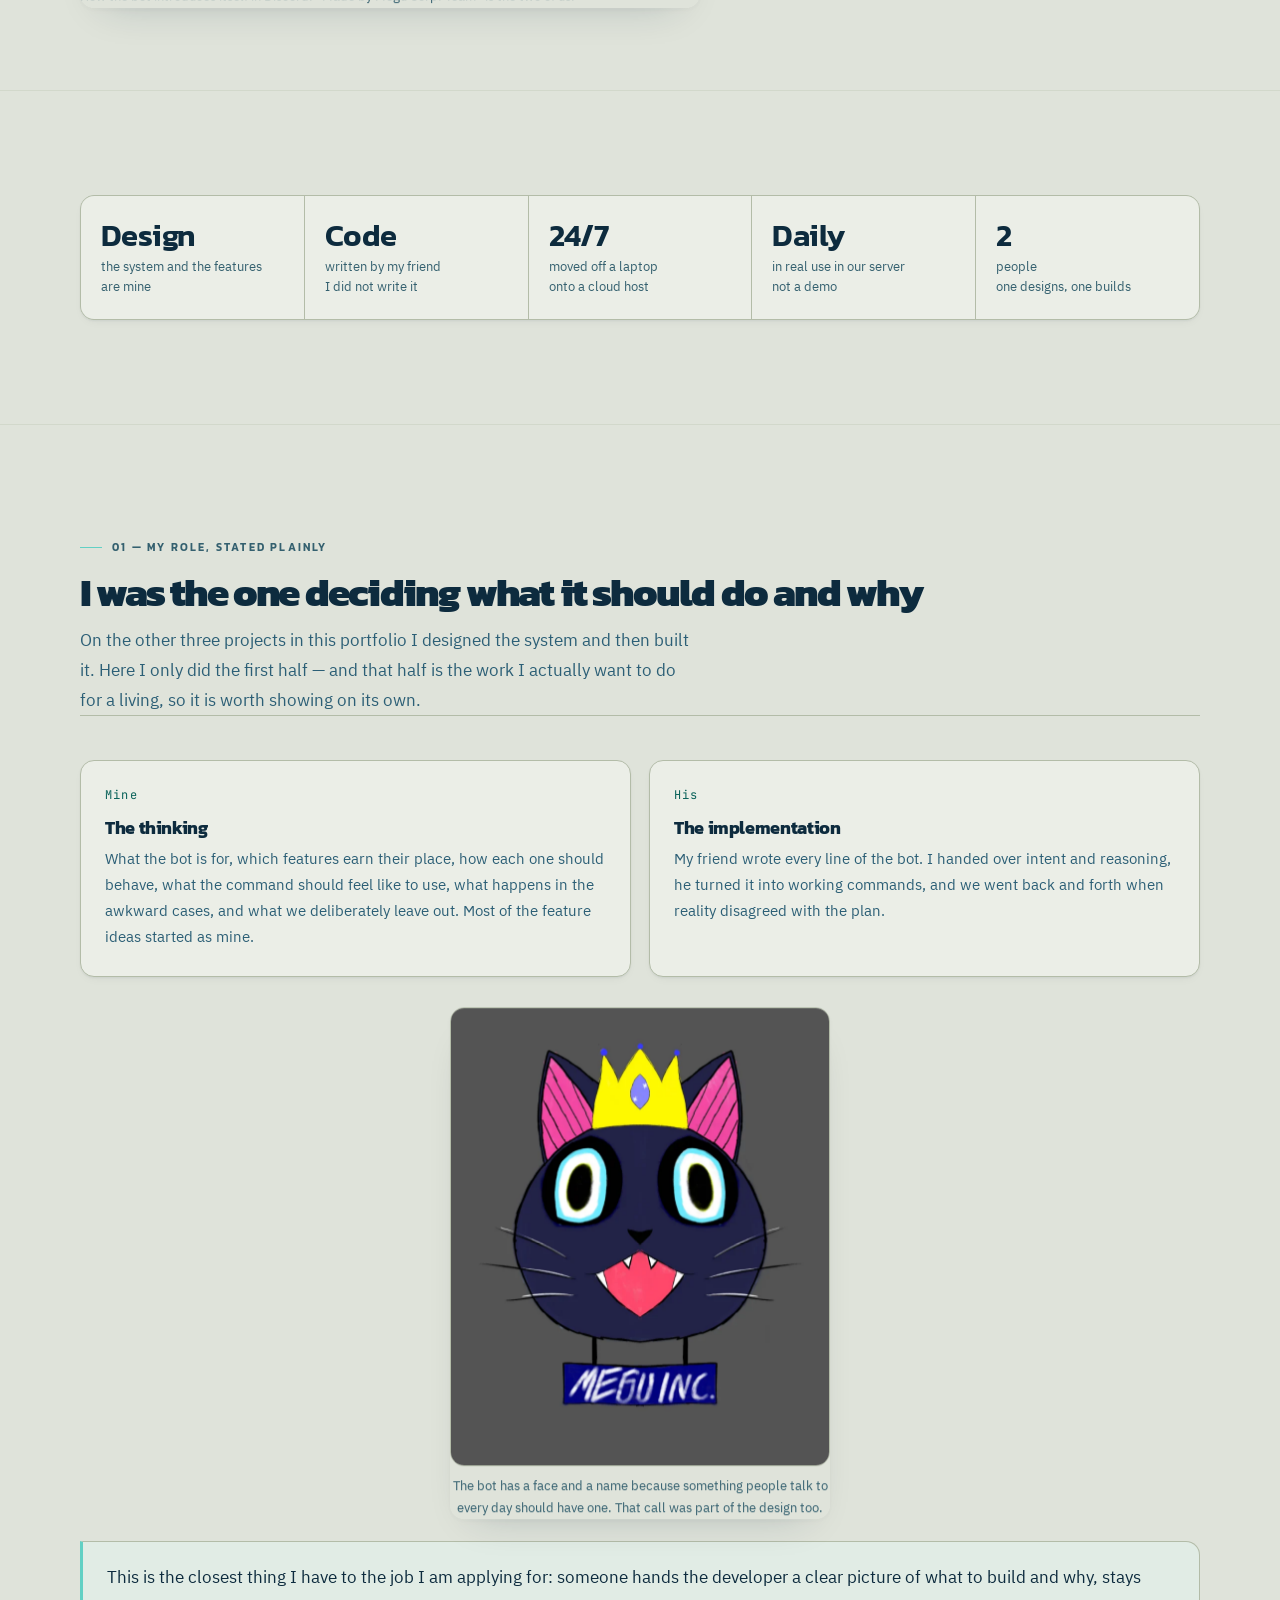
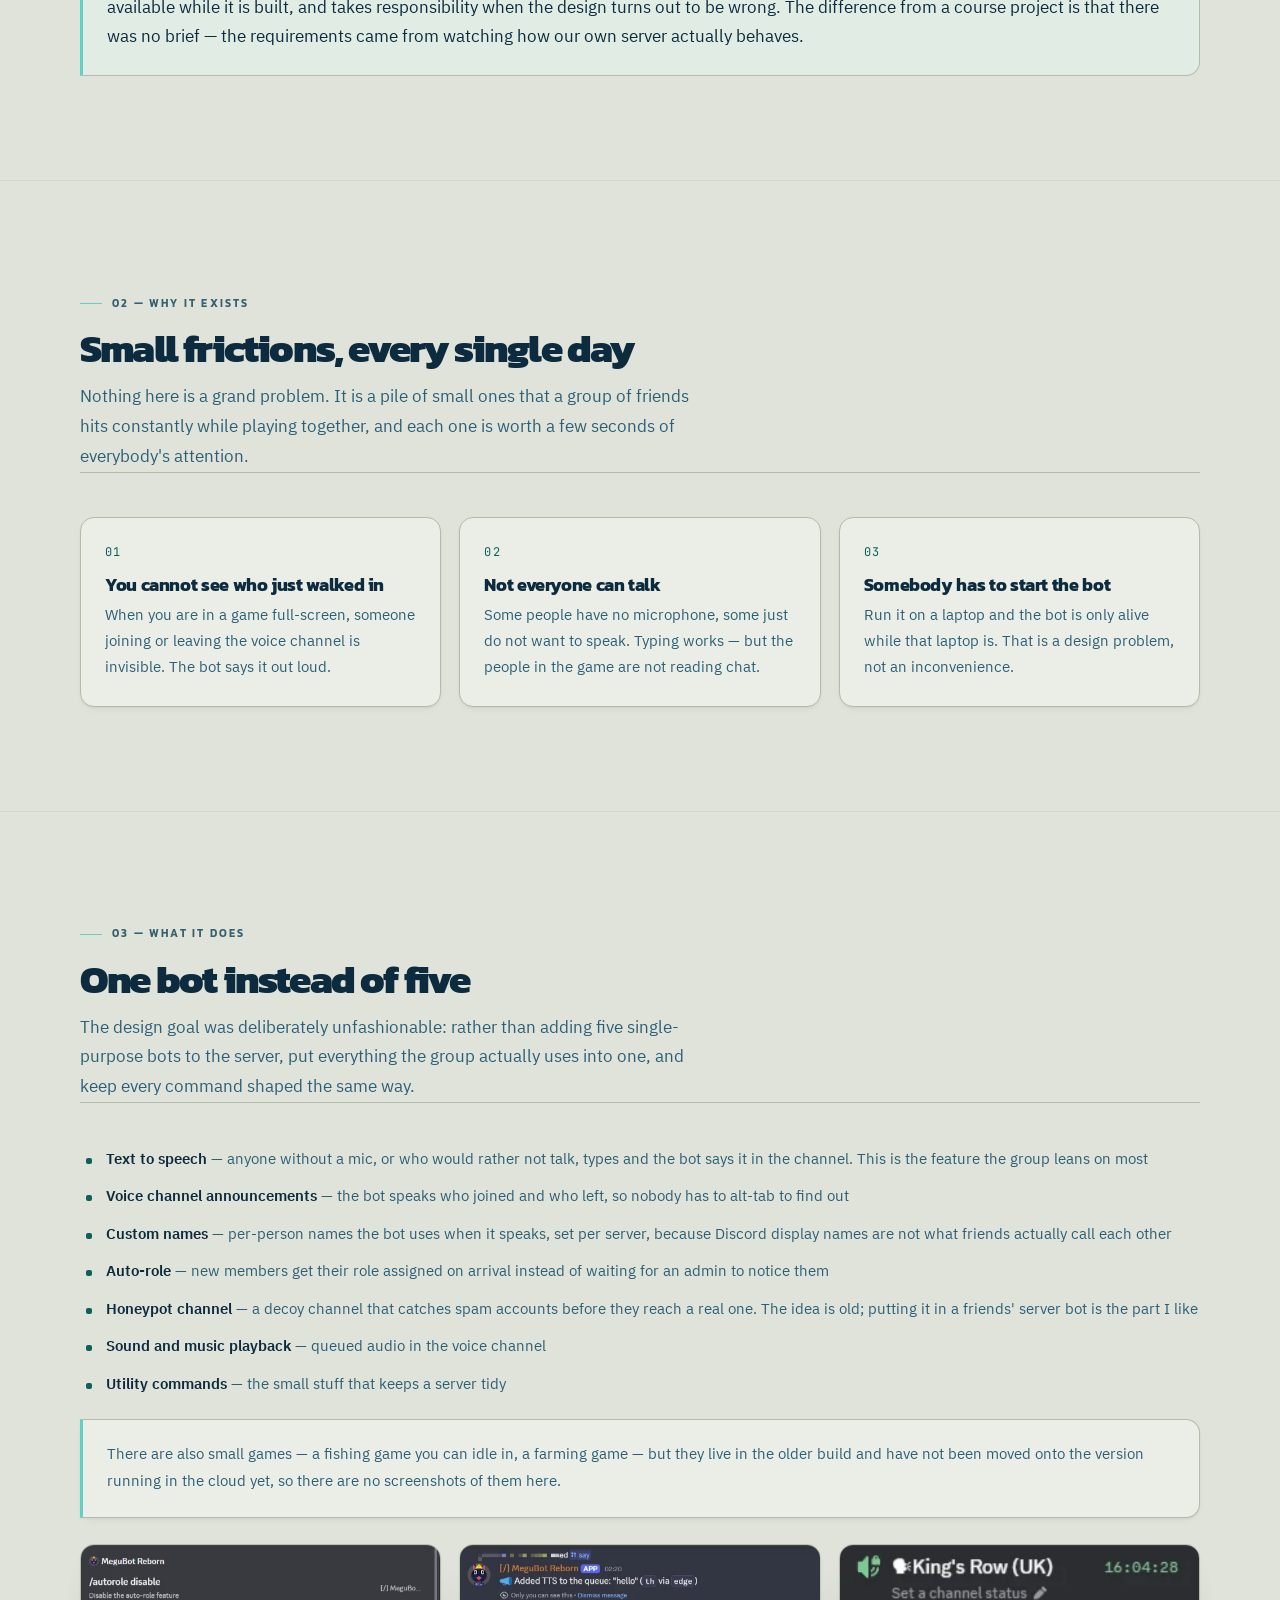
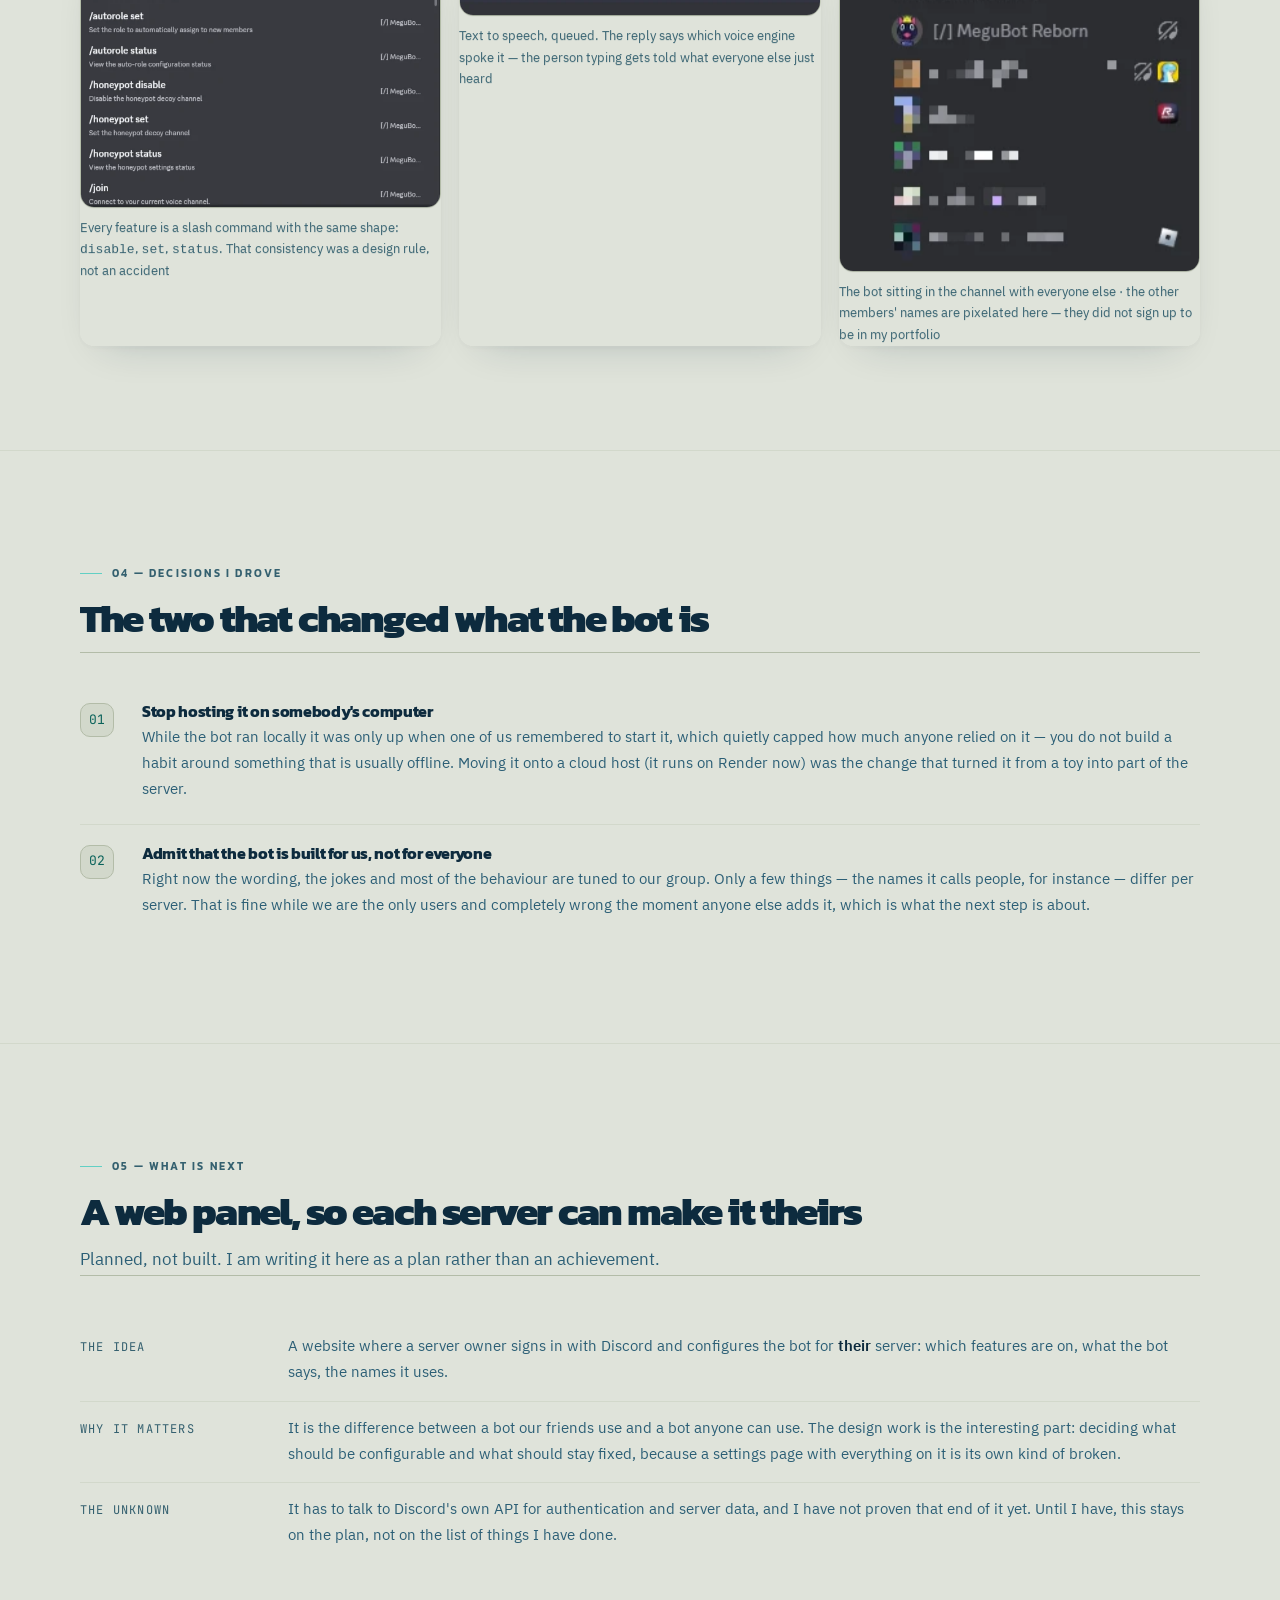
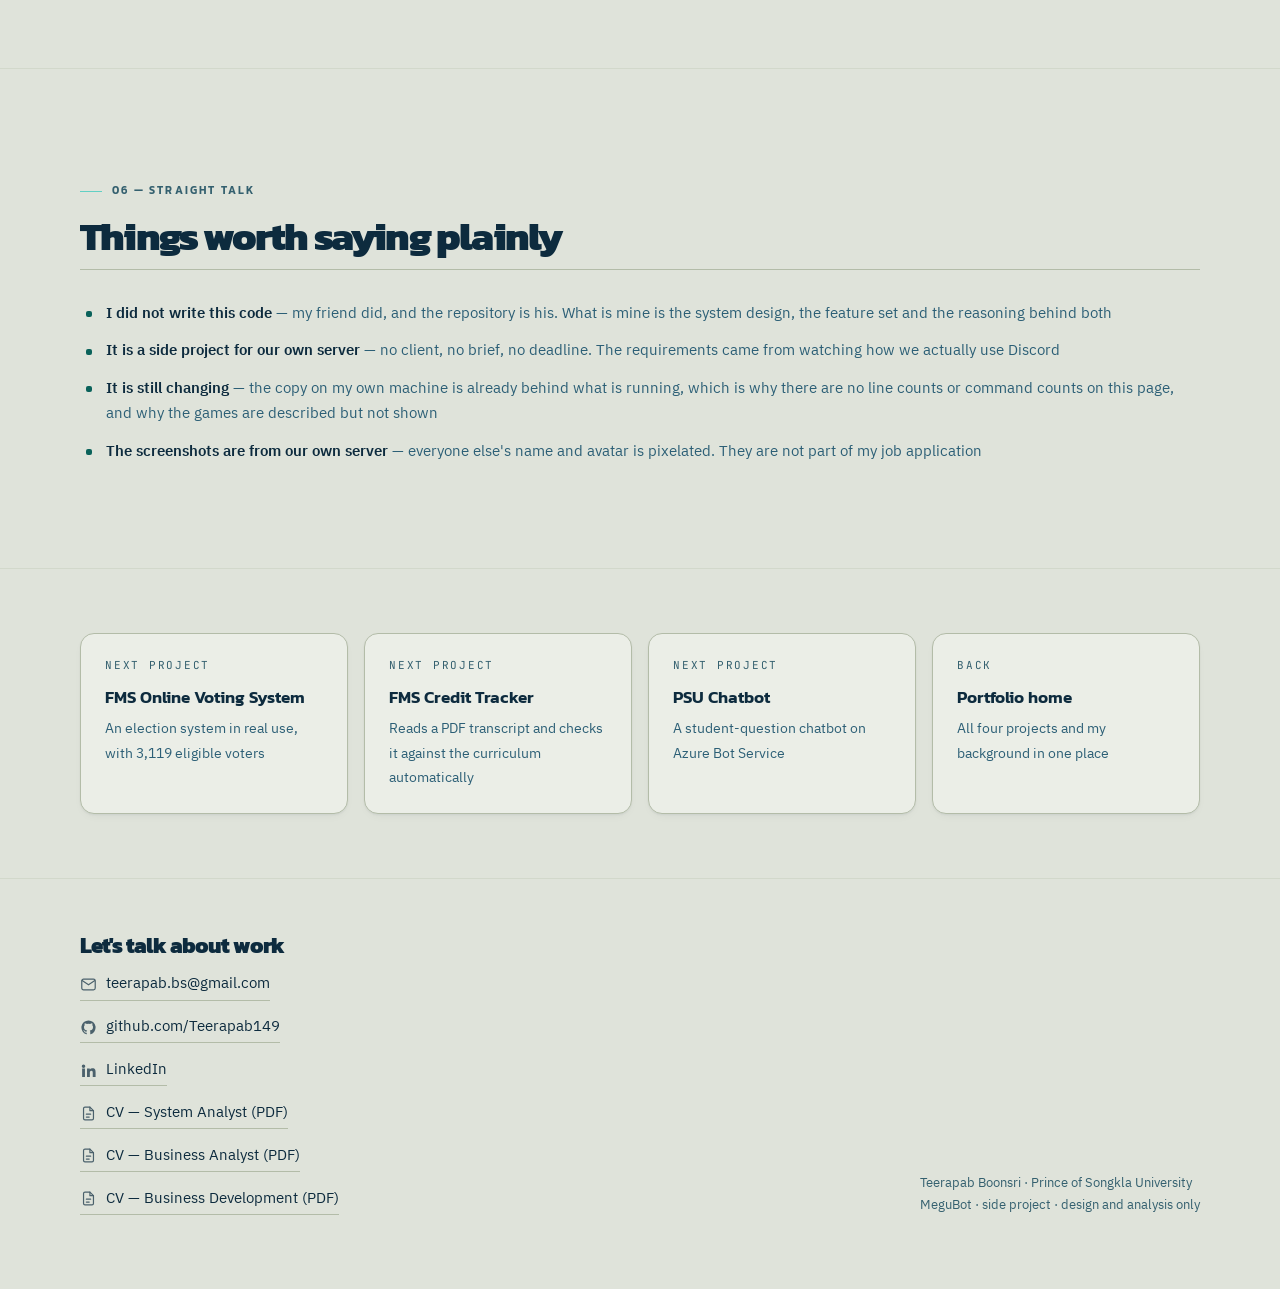
<file: megubot.html>
<!doctype html>
<html lang="en">
<head>
<meta charset="utf-8">
<meta name="viewport" content="width=device-width, initial-scale=1">
<title>MeguBot — Teerapab Boonsri</title>
<meta name="description" content="An all-round quality-of-life Discord bot my friend and I run for our own server — I designed the system and the features, he wrote the code.">
<meta name="theme-color" content="#DFE3DA">
<link rel="canonical" href="https://teerapab149.github.io/megubot.html">

<meta property="og:type" content="article">
<meta property="og:site_name" content="Teerapab Boonsri">
<meta property="og:title" content="MeguBot — case study">
<meta property="og:description" content="The project where I was the analyst and not the developer: I designed how the bot behaves, a friend implemented it.">
<!-- og:image must always be an absolute URL, or the link preview shows nothing.
     The repo is Teerapab149.github.io → the site sits at the root, no subpath. -->
<meta property="og:url" content="https://teerapab149.github.io/megubot.html">
<meta property="og:image" content="https://teerapab149.github.io/assets/img/megubot/01-profile.webp">
<meta name="twitter:card" content="summary_large_image">

<link rel="preconnect" href="https://fonts.googleapis.com">
<link rel="preconnect" href="https://fonts.gstatic.com" crossorigin>
<!-- Kanit 700/800 is what carries the Verdure display type in style.css -->
<link href="https://fonts.googleapis.com/css2?family=Kanit:wght@400;500;600;700;800&family=IBM+Plex+Sans+Thai:wght@400;500;600&family=JetBrains+Mono:wght@400;500&display=swap" rel="stylesheet">
<link rel="stylesheet" href="assets/style.css">
<script>document.documentElement.classList.add('js-anim');</script>
<!-- The arriving half of the page wipe. It has to run before first paint,
     which is why it is here and not in nav.js. See assets/nav.js. -->
<script>try{if(sessionStorage.getItem('nav'))document.documentElement.classList.add('nav-in');}catch(e){}</script>
<!-- The rail panel → hero image morph. Blocking, in <head>, on purpose:
     pagereveal fires at the arriving page's FIRST RENDER, and defer only
     promises to beat DOMContentLoaded. Miss that event and the panel morphs
     into an empty box. Two listeners and a class — nothing to defer. -->
<script src="assets/morph.js"></script>
</head>
<body>

<!-- ── nav ─────────────────────────────────────────────────────────────── -->
<header class="nav">
  <div class="wrap nav__inner">
    <a class="nav__back" href="index.html">
      <svg width="14" height="14" viewBox="0 0 24 24" fill="none" stroke="currentColor" stroke-width="2"
           stroke-linecap="round" stroke-linejoin="round" aria-hidden="true"><path d="M19 12H5M12 19l-7-7 7-7"/></svg>
      Portfolio
    </a>
    <a class="nav__brand" href="#top">MeguBot <span>· case study</span></a>
    <nav class="nav__links">
      <a href="#role">My role</a>
      <a href="#problem">Why it exists</a>
      <a href="#features">What it does</a>
      <a href="#decisions">Decisions</a>
      <a href="#next">What is next</a>
      <a href="#notes">Straight talk</a>
    </nav>
  </div>
</header>

<main id="top">

<!-- ── hero ────────────────────────────────────────────────────────────── -->
<section class="hero">
  <div class="wrap">
    <!-- Mini title card. Five beats inside ~440ms, the short version of the
         cover sequence on index.html: the label is stamped on, the headline
         arrives a line at a time, the copy and chips rise, and the picture is
         uncovered last.
         The paragraph below is the beat that matters most on this page — it is
         where the split of credit is stated (I designed the system and the
         features, my friend wrote the code). It rises as one block on purpose:
         .lm is never put on a body paragraph, because masking a claim line by
         line slows down the one sentence a reader must not skim. -->
    <p class="eyebrow stamp">Case study · side project with a friend · ongoing</p>
    <h1 class="lm up" style="--d:100ms">The project where I was<br>the <em>analyst</em>, not the developer</h1>
    <p class="hero__sub up" style="--d:240ms">
      MeguBot is an all-round quality-of-life bot for Discord that my friend and I keep running for
      our own server, and that people there use every day. I designed how it behaves — the flows,
      the features, the decisions about what it should and should not do. My friend wrote the code.
      Putting it in this portfolio only makes sense if that split is the first thing you read.
    </p>
    <div class="hero__meta up" style="--d:320ms">
      <span class="chip">Discord.js 14</span>
      <span class="chip">Node.js</span>
      <span class="chip">@discordjs/voice</span>
      <span class="chip">Edge / Google TTS</span>
      <span class="chip">Slash commands</span>
      <span class="chip">Cloud-hosted</span>
    </div>

    <div class="btn-row up" style="--d:380ms">
      <a class="btn btn--ghost" href="https://github.com/OtsutsukiMiho/MeguBot-Reborn" target="_blank" rel="noopener noreferrer">See the repository
        <svg width="13" height="13" viewBox="0 0 24 24" fill="none" stroke="currentColor" stroke-width="2"
             stroke-linecap="round" stroke-linejoin="round" aria-hidden="true"><path d="M18 13v6a2 2 0 0 1-2 2H5a2 2 0 0 1-2-2V8a2 2 0 0 1 2-2h6M15 3h6v6M10 14 21 3"/></svg>
      </a>
    </div>

    <figure class="figure wipe" style="margin-top: clamp(36px, 6vw, 64px); max-width: 620px; --d:440ms">
      <img src="assets/img/megubot/01-profile.webp" width="602" height="665" fetchpriority="high"
           alt="MeguBot Reborn's Discord profile: the app card with its bio, its status link and the Server Manager, Admin and Super Bot roles">
      <figcaption>How the bot introduces itself in Discord. “Made by Megu Corp. Team” is the two of us.</figcaption>
    </figure>
  </div>
</section>

<!-- ── stats ───────────────────────────────────────────────────────────── -->
<section id="stats">
  <div class="wrap">
    <div class="stats up">
      <div class="stat"><b>Design</b><span>the system and the features<br>are mine</span></div>
      <div class="stat"><b>Code</b><span>written by my friend<br>I did not write it</span></div>
      <div class="stat"><b>24/7</b><span>moved off a laptop<br>onto a cloud host</span></div>
      <div class="stat"><b>Daily</b><span>in real use in our server<br>not a demo</span></div>
      <div class="stat"><b>2</b><span>people<br>one designs, one builds</span></div>
    </div>
  </div>
</section>

<!-- ── role ────────────────────────────────────────────────────────────── -->
<section id="role">
  <div class="wrap">
    <div class="section-head draw">
      <p class="eyebrow up">01 — My role, stated plainly</p>
      <h2 class="lm up" style="--d:80ms">I was the one deciding what it should do and why</h2>
      <p class="lede up" style="--d:160ms">
        On the other three projects in this portfolio I designed the system and then built it. Here I
        only did the first half — and that half is the work I actually want to do for a living, so it
        is worth showing on its own.
      </p>
    </div>

    <div class="grid grid--2">
      <div class="card up">
        <span class="card__num stamp">Mine</span>
        <h3>The thinking</h3>
        <p>What the bot is for, which features earn their place, how each one should behave, what the
          command should feel like to use, what happens in the awkward cases, and what we deliberately
          leave out. Most of the feature ideas started as mine.</p>
      </div>
      <div class="card up" style="--d:60ms">
        <span class="card__num stamp">His</span>
        <h3>The implementation</h3>
        <p>My friend wrote every line of the bot. I handed over intent and reasoning, he turned it into
          working commands, and we went back and forth when reality disagreed with the plan.</p>
      </div>
    </div>

    <figure class="figure wipe" style="margin-top:26px; max-width: 380px; margin-inline: auto">
      <img src="assets/img/megubot/05-mascot.webp" width="760" height="920" loading="lazy"
           alt="MeguBot's mascot: a dark blue cat wearing a gold crown, holding a sign reading MEGU INC.">
      <figcaption style="text-align:center">The bot has a face and a name because something people
        talk to every day should have one. That call was part of the design too.</figcaption>
    </figure>

    <div class="callout up" style="margin-top:26px">
      <p>
        This is the closest thing I have to the job I am applying for: someone hands the developer a
        clear picture of what to build and why, stays available while it is built, and takes
        responsibility when the design turns out to be wrong. The difference from a course project is
        that there was no brief — the requirements came from watching how our own server actually
        behaves.
      </p>
    </div>
  </div>
</section>

<!-- ── problem ─────────────────────────────────────────────────────────── -->
<section id="problem">
  <div class="wrap">
    <div class="section-head draw">
      <p class="eyebrow up">02 — Why it exists</p>
      <h2 class="lm up" style="--d:80ms">Small frictions, every single day</h2>
      <p class="lede up" style="--d:160ms">
        Nothing here is a grand problem. It is a pile of small ones that a group of friends hits
        constantly while playing together, and each one is worth a few seconds of everybody's attention.
      </p>
    </div>

    <div class="grid grid--3">
      <div class="card up">
        <span class="card__num stamp">01</span>
        <h3>You cannot see who just walked in</h3>
        <p>When you are in a game full-screen, someone joining or leaving the voice channel is invisible. The bot says it out loud.</p>
      </div>
      <div class="card up" style="--d:60ms">
        <span class="card__num stamp">02</span>
        <h3>Not everyone can talk</h3>
        <p>Some people have no microphone, some just do not want to speak. Typing works — but the people in the game are not reading chat.</p>
      </div>
      <div class="card up" style="--d:120ms">
        <span class="card__num stamp">03</span>
        <h3>Somebody has to start the bot</h3>
        <p>Run it on a laptop and the bot is only alive while that laptop is. That is a design problem, not an inconvenience.</p>
      </div>
    </div>
  </div>
</section>

<!-- ── features ────────────────────────────────────────────────────────── -->
<section id="features">
  <div class="wrap">
    <div class="section-head draw">
      <p class="eyebrow up">03 — What it does</p>
      <h2 class="lm up" style="--d:80ms">One bot instead of five</h2>
      <p class="lede up" style="--d:160ms">
        The design goal was deliberately unfashionable: rather than adding five single-purpose bots to
        the server, put everything the group actually uses into one, and keep every command shaped the
        same way.
      </p>
    </div>

    <ul class="clean up">
      <li><strong>Text to speech</strong> — anyone without a mic, or who would rather not talk, types and the bot says it in the channel. This is the feature the group leans on most</li>
      <li><strong>Voice channel announcements</strong> — the bot speaks who joined and who left, so nobody has to alt-tab to find out</li>
      <li><strong>Custom names</strong> — per-person names the bot uses when it speaks, set per server, because Discord display names are not what friends actually call each other</li>
      <li><strong>Auto-role</strong> — new members get their role assigned on arrival instead of waiting for an admin to notice them</li>
      <li><strong>Honeypot channel</strong> — a decoy channel that catches spam accounts before they reach a real one. The idea is old; putting it in a friends' server bot is the part I like</li>
      <li><strong>Sound and music playback</strong> — queued audio in the voice channel</li>
      <li><strong>Utility commands</strong> — the small stuff that keeps a server tidy</li>
    </ul>

    <div class="callout callout--plain up" style="margin-top:22px">
      <p>
        There are also small games — a fishing game you can idle in, a farming game — but they live in
        the older build and have not been moved onto the version running in the cloud yet, so there
        are no screenshots of them here.
      </p>
    </div>

    <div class="figure-grid" style="margin-top:26px">
      <figure class="figure wipe">
        <img src="assets/img/megubot/02-commands.webp" width="586" height="427" loading="lazy"
             alt="Discord's slash command list for the bot: autorole disable, set and status, honeypot disable, set and status, and join">
        <figcaption>Every feature is a slash command with the same shape: <code>disable</code>,
          <code>set</code>, <code>status</code>. That consistency was a design rule, not an accident</figcaption>
      </figure>
      <figure class="figure wipe" style="--d:90ms">
        <img src="assets/img/megubot/03-tts.webp" width="627" height="123" loading="lazy"
             alt="The bot confirming it added a message to the text-to-speech queue, showing the language and the voice engine used">
        <figcaption>Text to speech, queued. The reply says which voice engine spoke it — the person
          typing gets told what everyone else just heard</figcaption>
      </figure>
      <figure class="figure wipe" style="--d:180ms">
        <img src="assets/img/megubot/04-voice.webp" width="278" height="252" loading="lazy"
             alt="A Discord voice channel member list with the bot sitting in it alongside several people, whose names are pixelated">
        <figcaption>The bot sitting in the channel with everyone else · the other members' names are
          pixelated here — they did not sign up to be in my portfolio</figcaption>
      </figure>
    </div>
  </div>
</section>

<!-- ── decisions ───────────────────────────────────────────────────────── -->
<section id="decisions">
  <div class="wrap">
    <div class="section-head draw">
      <p class="eyebrow up">04 — Decisions I drove</p>
      <h2 class="lm up" style="--d:80ms">The two that changed what the bot is</h2>
    </div>

    <div class="flow">
      <div class="flow__step up">
        <span class="flow__dot">01</span>
        <div>
          <h3>Stop hosting it on somebody's computer</h3>
          <p>
            While the bot ran locally it was only up when one of us remembered to start it, which
            quietly capped how much anyone relied on it — you do not build a habit around something
            that is usually offline. Moving it onto a cloud host (it runs on Render now) was the change
            that turned it from a toy into part of the server.
          </p>
        </div>
      </div>
      <div class="flow__step up" style="--d:60ms">
        <span class="flow__dot">02</span>
        <div>
          <h3>Admit that the bot is built for us, not for everyone</h3>
          <p>
            Right now the wording, the jokes and most of the behaviour are tuned to our group. Only a
            few things — the names it calls people, for instance — differ per server. That is fine
            while we are the only users and completely wrong the moment anyone else adds it, which is
            what the next step is about.
          </p>
        </div>
      </div>
    </div>
  </div>
</section>

<!-- ── next ────────────────────────────────────────────────────────────── -->
<section id="next">
  <div class="wrap">
    <div class="section-head draw">
      <p class="eyebrow up">05 — What is next</p>
      <h2 class="lm up" style="--d:80ms">A web panel, so each server can make it theirs</h2>
      <p class="lede up" style="--d:160ms">
        Planned, not built. I am writing it here as a plan rather than an achievement.
      </p>
    </div>

    <dl class="kv up">
      <div>
        <dt>The idea</dt>
        <dd>A website where a server owner signs in with Discord and configures the bot for
          <strong>their</strong> server: which features are on, what the bot says, the names it uses.</dd>
      </div>
      <div>
        <dt>Why it matters</dt>
        <dd>It is the difference between a bot our friends use and a bot anyone can use. The design
          work is the interesting part: deciding what should be configurable and what should stay fixed,
          because a settings page with everything on it is its own kind of broken.</dd>
      </div>
      <div>
        <dt>The unknown</dt>
        <dd>It has to talk to Discord's own API for authentication and server data, and I have not
          proven that end of it yet. Until I have, this stays on the plan, not on the list of things I
          have done.</dd>
      </div>
    </dl>
  </div>
</section>

<!-- ── honest notes ────────────────────────────────────────────────────── -->
<section id="notes">
  <div class="wrap">
    <div class="section-head draw">
      <p class="eyebrow up">06 — Straight talk</p>
      <h2 class="lm up" style="--d:80ms">Things worth saying plainly</h2>
    </div>
    <ul class="clean up">
      <li><strong>I did not write this code</strong> — my friend did, and the repository is his. What is mine is the system design, the feature set and the reasoning behind both</li>
      <li><strong>It is a side project for our own server</strong> — no client, no brief, no deadline. The requirements came from watching how we actually use Discord</li>
      <li><strong>It is still changing</strong> — the copy on my own machine is already behind what is running, which is why there are no line counts or command counts on this page, and why the games are described but not shown</li>
      <li><strong>The screenshots are from our own server</strong> — everyone else's name and avatar is pixelated. They are not part of my job application</li>
    </ul>
  </div>
</section>

<!-- ── where to go next ────────────────────────────────────────────────── -->
<section class="pagenav">
  <div class="wrap">
    <div class="pagenav__grid">
      <a class="pagenav__card up" href="fms-election.html">
        <span>Next project</span>
        <b>FMS Online Voting System</b>
        <em>An election system in real use, with 3,119 eligible voters</em>
      </a>
      <a class="pagenav__card up" style="--d:70ms" href="credit-tracker.html">
        <span>Next project</span>
        <b>FMS Credit Tracker</b>
        <em>Reads a PDF transcript and checks it against the curriculum automatically</em>
      </a>
      <a class="pagenav__card up" style="--d:140ms" href="psu-chatbot.html">
        <span>Next project</span>
        <b>PSU Chatbot</b>
        <em>A student-question chatbot on Azure Bot Service</em>
      </a>
      <a class="pagenav__card up" style="--d:210ms" href="index.html">
        <span>Back</span>
        <b>Portfolio home</b>
        <em>All four projects and my background in one place</em>
      </a>
    </div>
  </div>
</section>

</main>

<footer class="footer">
  <div class="wrap footer__row">
    <div>
      <h2 style="font-size:1.35rem;margin-bottom:14px">Let's talk about work</h2>
      <ul class="contacts">
        <li>
          <a class="link" href="mailto:teerapab.bs@gmail.com">
            <svg viewBox="0 0 24 24" width="17" height="17" fill="none" stroke="currentColor" stroke-width="1.7" stroke-linecap="round" stroke-linejoin="round" aria-hidden="true"><rect x="2.5" y="4.5" width="19" height="15" rx="2.5"/><path d="m3 6.5 9 6 9-6"/></svg>
            teerapab.bs@gmail.com
          </a>
        </li>
        <li>
          <a class="link" href="https://github.com/Teerapab149" target="_blank" rel="noopener noreferrer">
            <svg viewBox="0 0 24 24" width="17" height="17" fill="currentColor" aria-hidden="true"><path d="M12 2a10 10 0 0 0-3.16 19.49c.5.09.68-.22.68-.48v-1.7c-2.78.6-3.37-1.34-3.37-1.34-.45-1.16-1.11-1.47-1.11-1.47-.91-.62.07-.61.07-.61 1 .07 1.53 1.03 1.53 1.03.9 1.53 2.34 1.09 2.91.83.09-.65.35-1.09.63-1.34-2.22-.25-4.56-1.11-4.56-4.94 0-1.09.39-1.99 1.03-2.69-.1-.25-.45-1.27.1-2.65 0 0 .84-.27 2.75 1.03a9.5 9.5 0 0 1 5 0c1.91-1.3 2.75-1.03 2.75-1.03.55 1.38.2 2.4.1 2.65.64.7 1.03 1.6 1.03 2.69 0 3.84-2.34 4.69-4.57 4.94.36.31.68.92.68 1.85v2.74c0 .27.18.58.69.48A10 10 0 0 0 12 2Z"/></svg>
            github.com/Teerapab149
          </a>
        </li>
        <li>
          <a class="link" href="https://www.linkedin.com/in/teerapab-boonsri-bb2404394/" target="_blank" rel="noopener noreferrer">
            <svg viewBox="0 0 24 24" width="17" height="17" fill="currentColor" aria-hidden="true"><path d="M4.98 3.5a2.5 2.5 0 1 0 0 5 2.5 2.5 0 0 0 0-5ZM3 9h4v12H3V9Zm7 0h3.8v1.64h.05A4.17 4.17 0 0 1 17.6 8.7c4 0 4.4 2.53 4.4 5.82V21h-4v-5.6c0-1.34-.03-3.06-1.9-3.06-1.9 0-2.2 1.46-2.2 2.96V21h-4V9Z"/></svg>
            LinkedIn
          </a>
        </li>
        <!-- Three CVs, not one, because they are genuinely different documents:
             the System Analyst version leads on implementation, the Business
             Analyst version on requirements and stakeholder work, and the
             Business Development version on the commercial reading — the
             problem spotted, the cost-benefit, the thing getting adopted. Plain
             <a download> to files at the repo root — relative paths, no JS, so
             they still work if every script on the page fails.
             This block is identical in all four case-study footers; the one on
             index.html carries a line of prose under each link as well, and is
             the version to send someone who has to choose between them.
             They stay as three direct downloads rather than one link back to
             index.html#contact because a reader who has got to the bottom of a
             case study is the one person on the site who should not have to
             navigate again to get the file. -->
        <li>
          <a class="link" href="Teerapab-Boonsri-CV-System-Analyst.pdf" download>
            <svg viewBox="0 0 24 24" width="17" height="17" fill="none" stroke="currentColor" stroke-width="1.7" stroke-linecap="round" stroke-linejoin="round" aria-hidden="true"><path d="M14 3H7a2 2 0 0 0-2 2v14a2 2 0 0 0 2 2h10a2 2 0 0 0 2-2V8l-5-5Z"/><path d="M14 3v5h5M9 13h6M9 17h4"/></svg>
            CV — System Analyst (PDF)
          </a>
        </li>
        <li>
          <a class="link" href="Teerapab-Boonsri-CV-Business-Analyst.pdf" download>
            <svg viewBox="0 0 24 24" width="17" height="17" fill="none" stroke="currentColor" stroke-width="1.7" stroke-linecap="round" stroke-linejoin="round" aria-hidden="true"><path d="M14 3H7a2 2 0 0 0-2 2v14a2 2 0 0 0 2 2h10a2 2 0 0 0 2-2V8l-5-5Z"/><path d="M14 3v5h5M9 13h6M9 17h4"/></svg>
            CV — Business Analyst (PDF)
          </a>
        </li>
        <li>
          <a class="link" href="Teerapab-Boonsri-CV-Business-Development.pdf" download>
            <svg viewBox="0 0 24 24" width="17" height="17" fill="none" stroke="currentColor" stroke-width="1.7" stroke-linecap="round" stroke-linejoin="round" aria-hidden="true"><path d="M14 3H7a2 2 0 0 0-2 2v14a2 2 0 0 0 2 2h10a2 2 0 0 0 2-2V8l-5-5Z"/><path d="M14 3v5h5M9 13h6M9 17h4"/></svg>
            CV — Business Development (PDF)
          </a>
        </li>
      </ul>
    </div>
    <small>
      Teerapab Boonsri · Prince of Songkla University<br>
      MeguBot · side project · design and analysis only
    </small>
  </div>
</footer>

<script src="assets/reveal.js"></script>
<script src="assets/motion.js"></script>
<script src="assets/feel.js"></script>
<script src="assets/nav.js"></script>
</body>
</html>
</file>
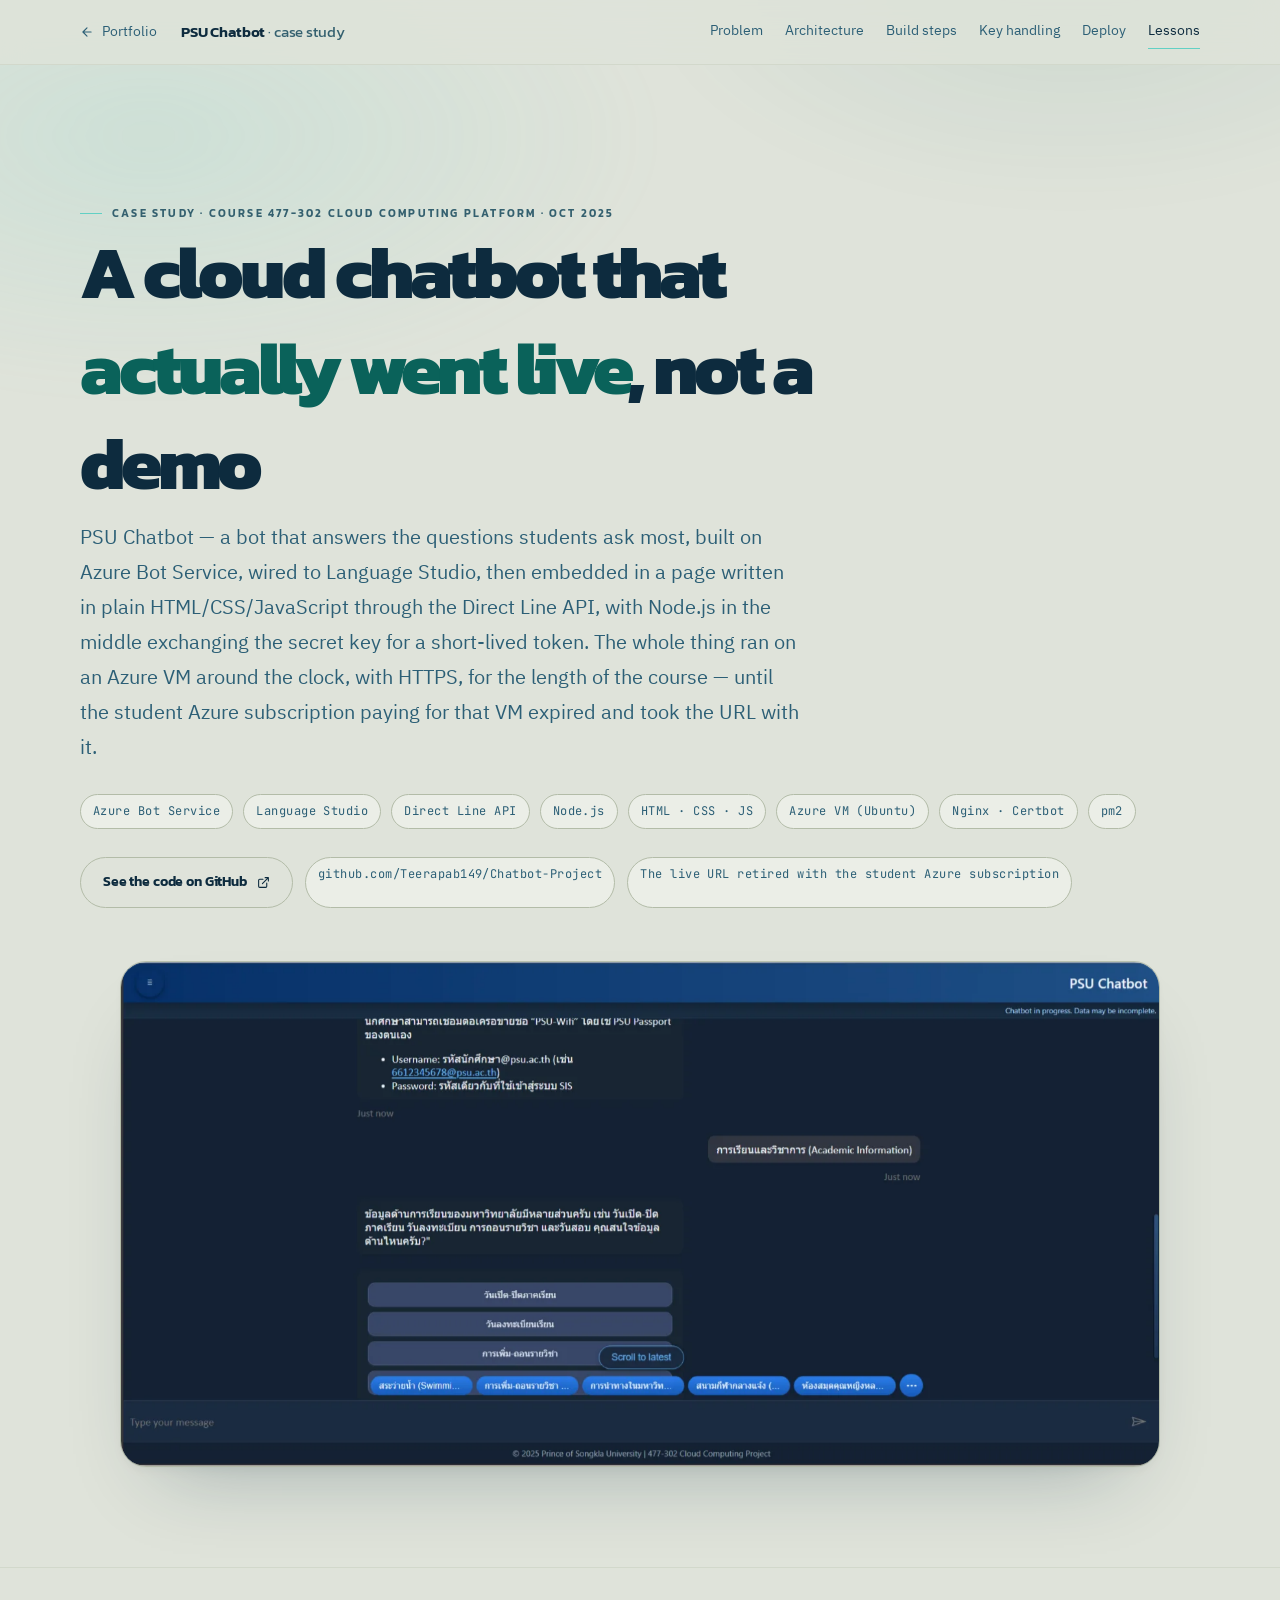
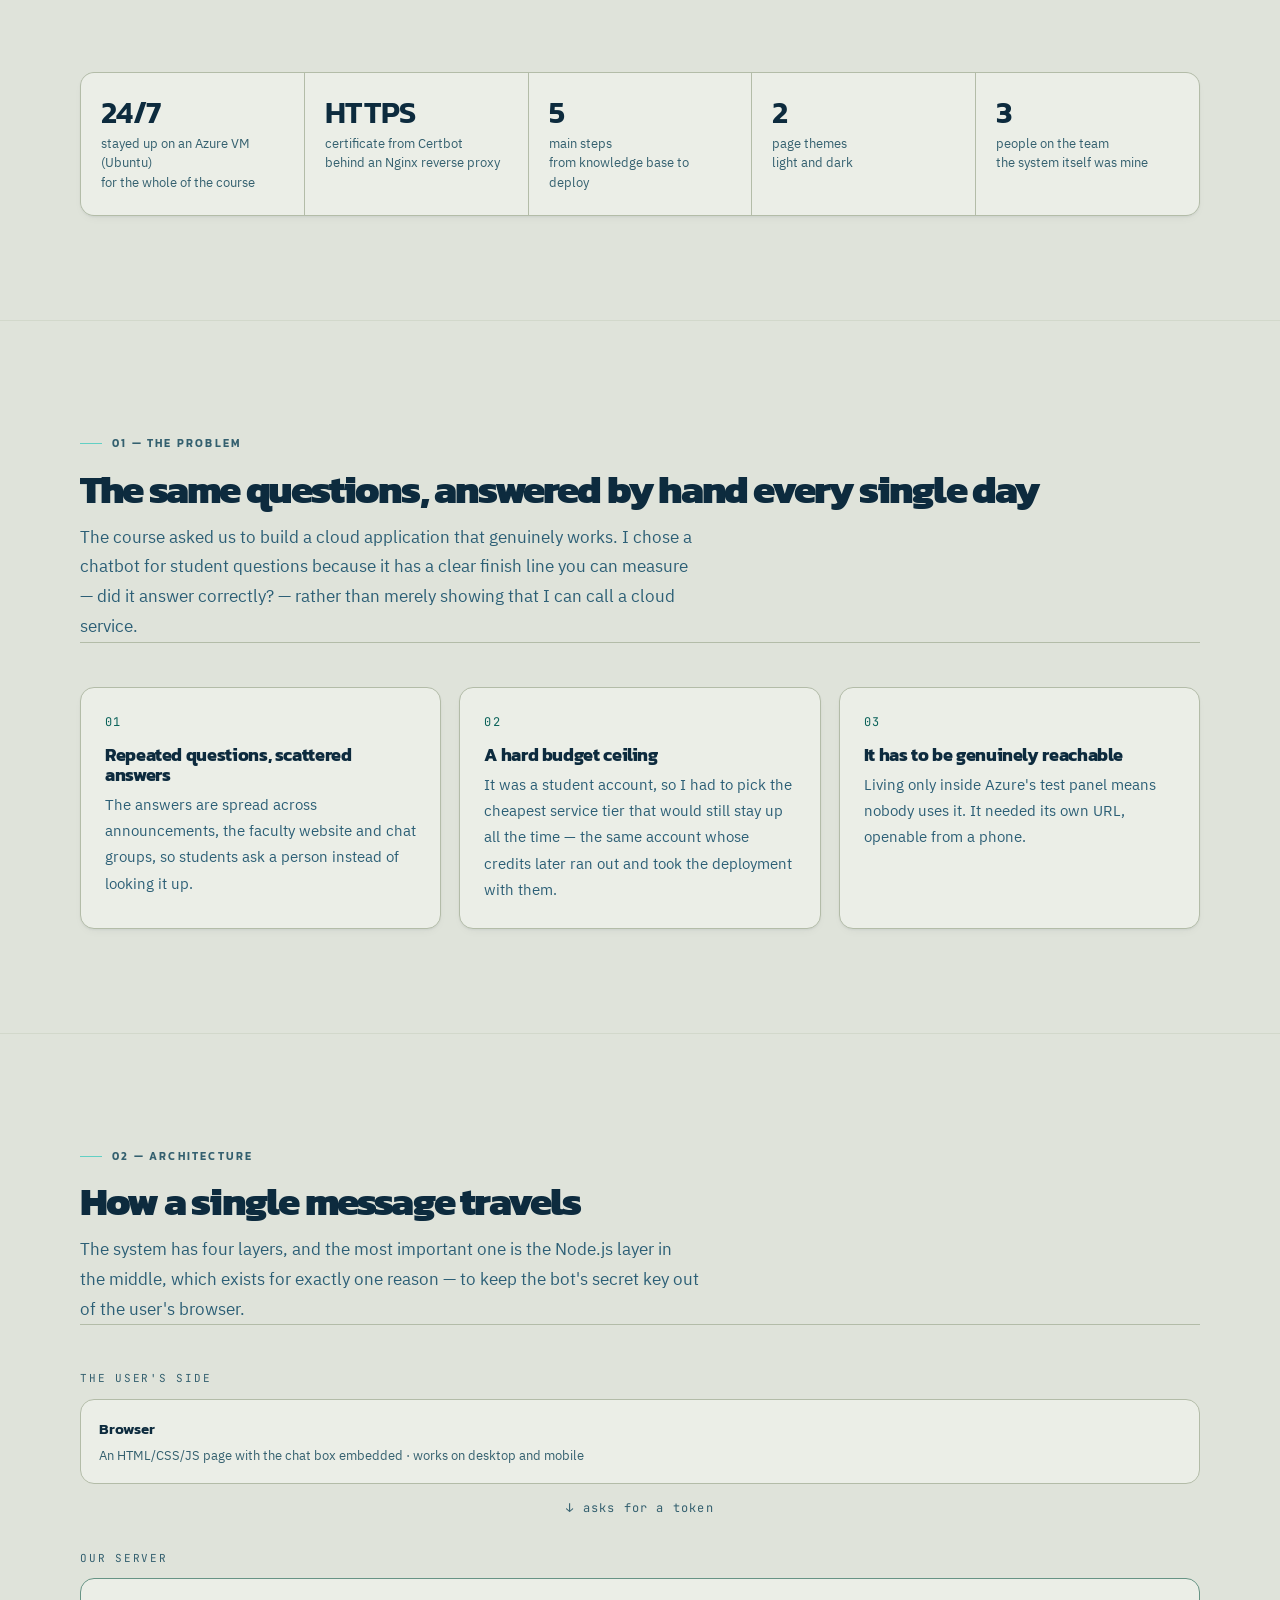
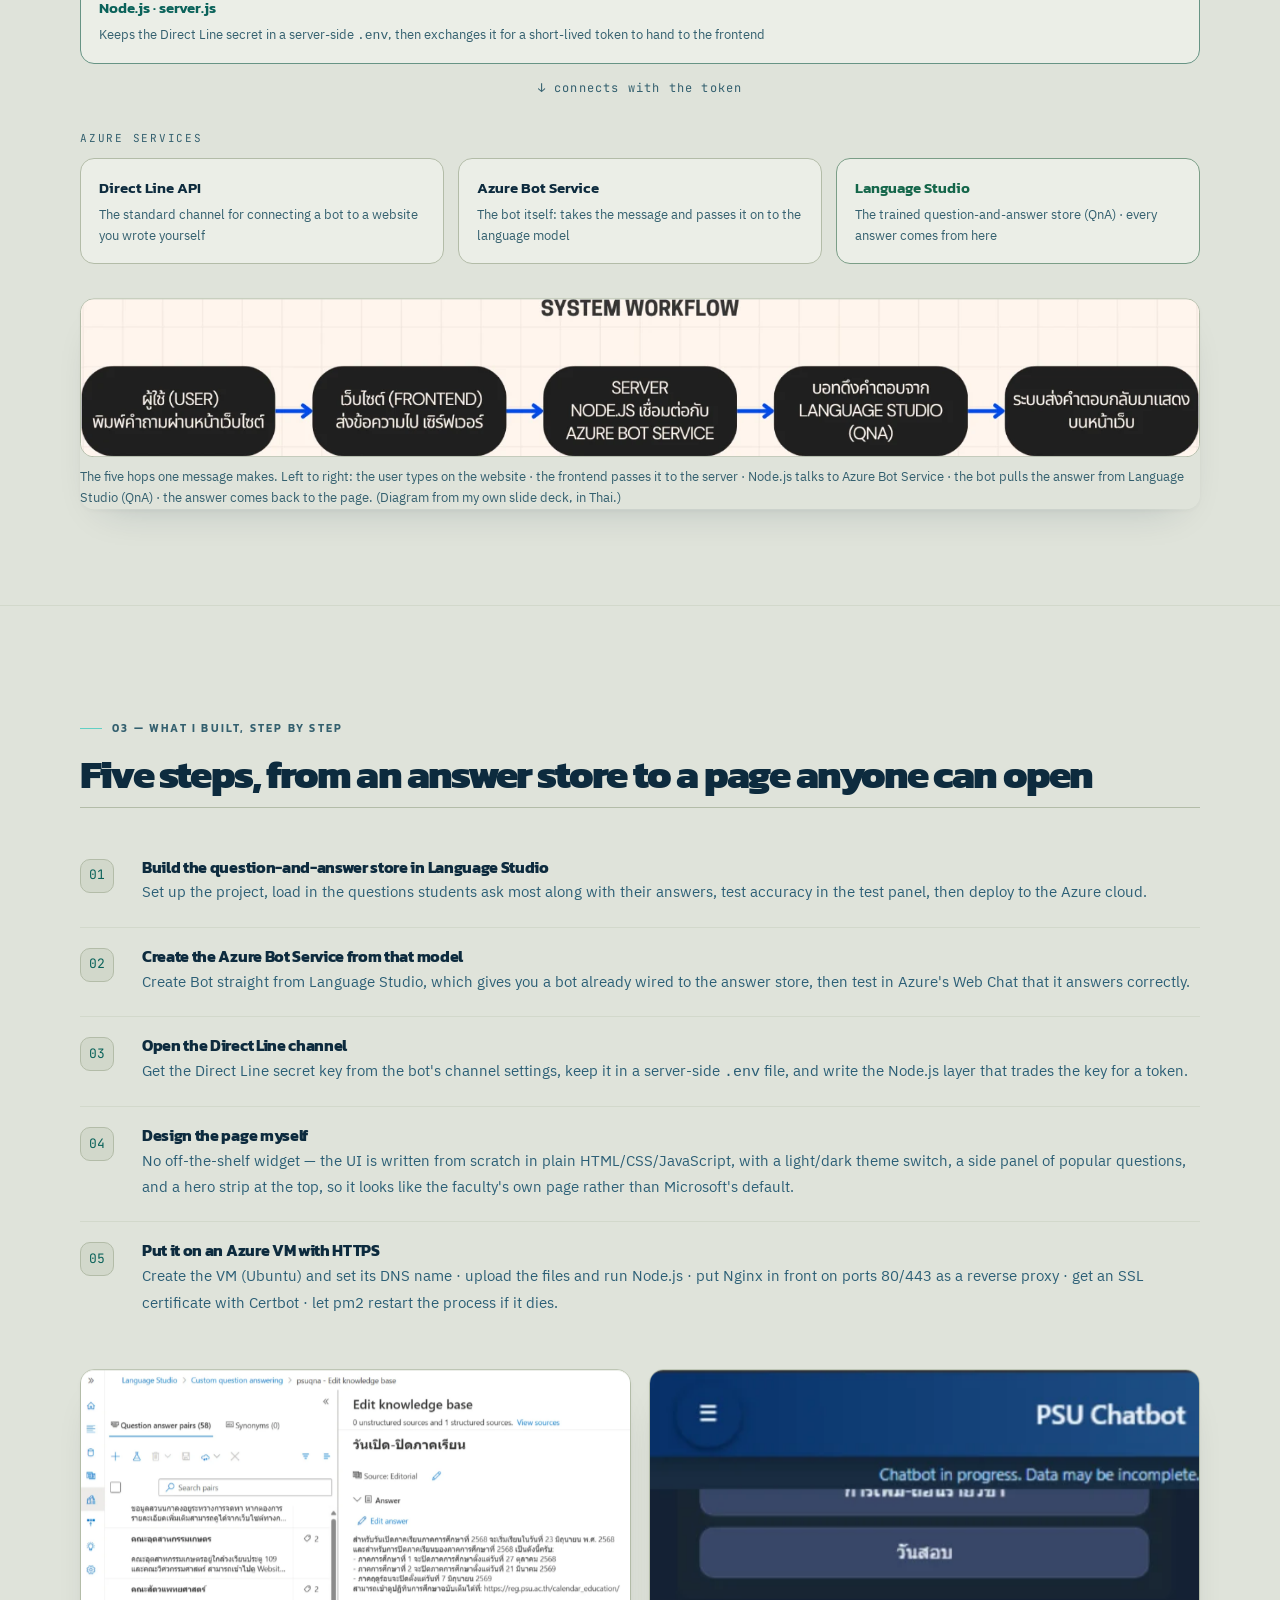
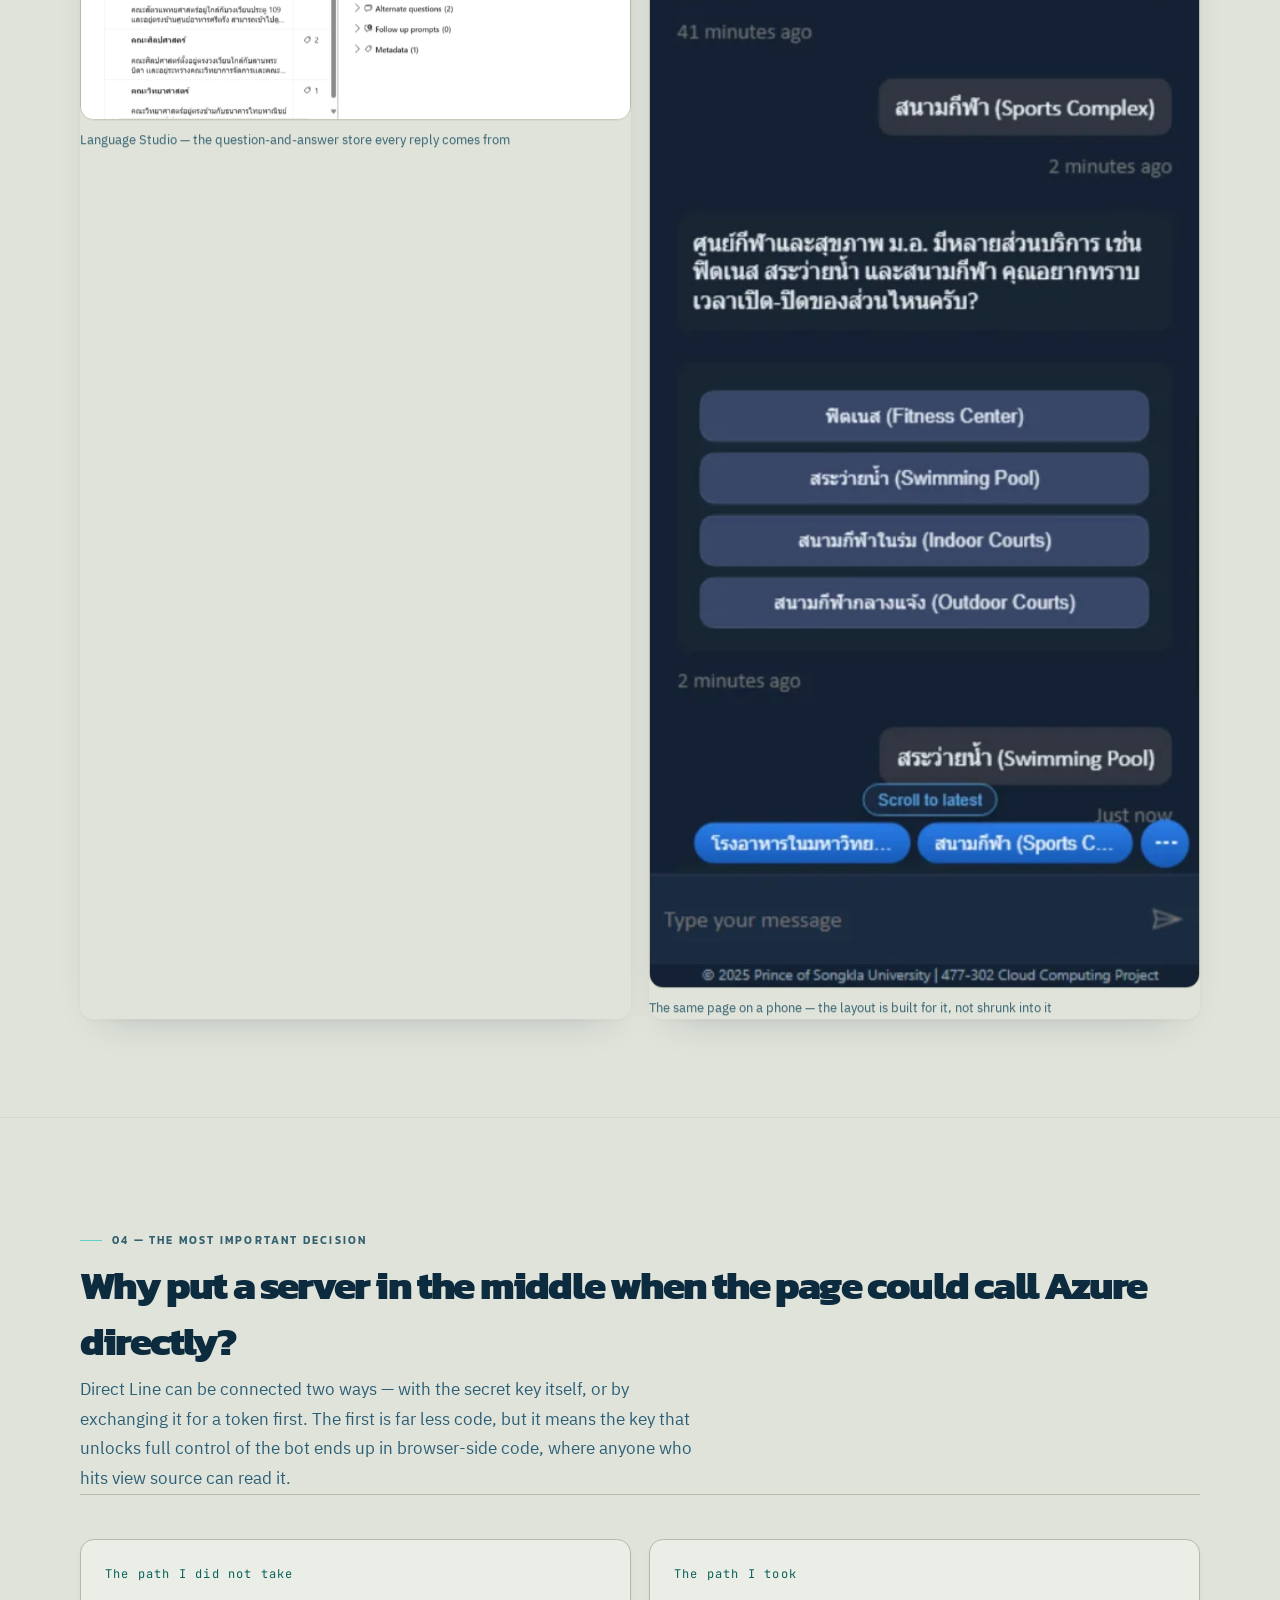
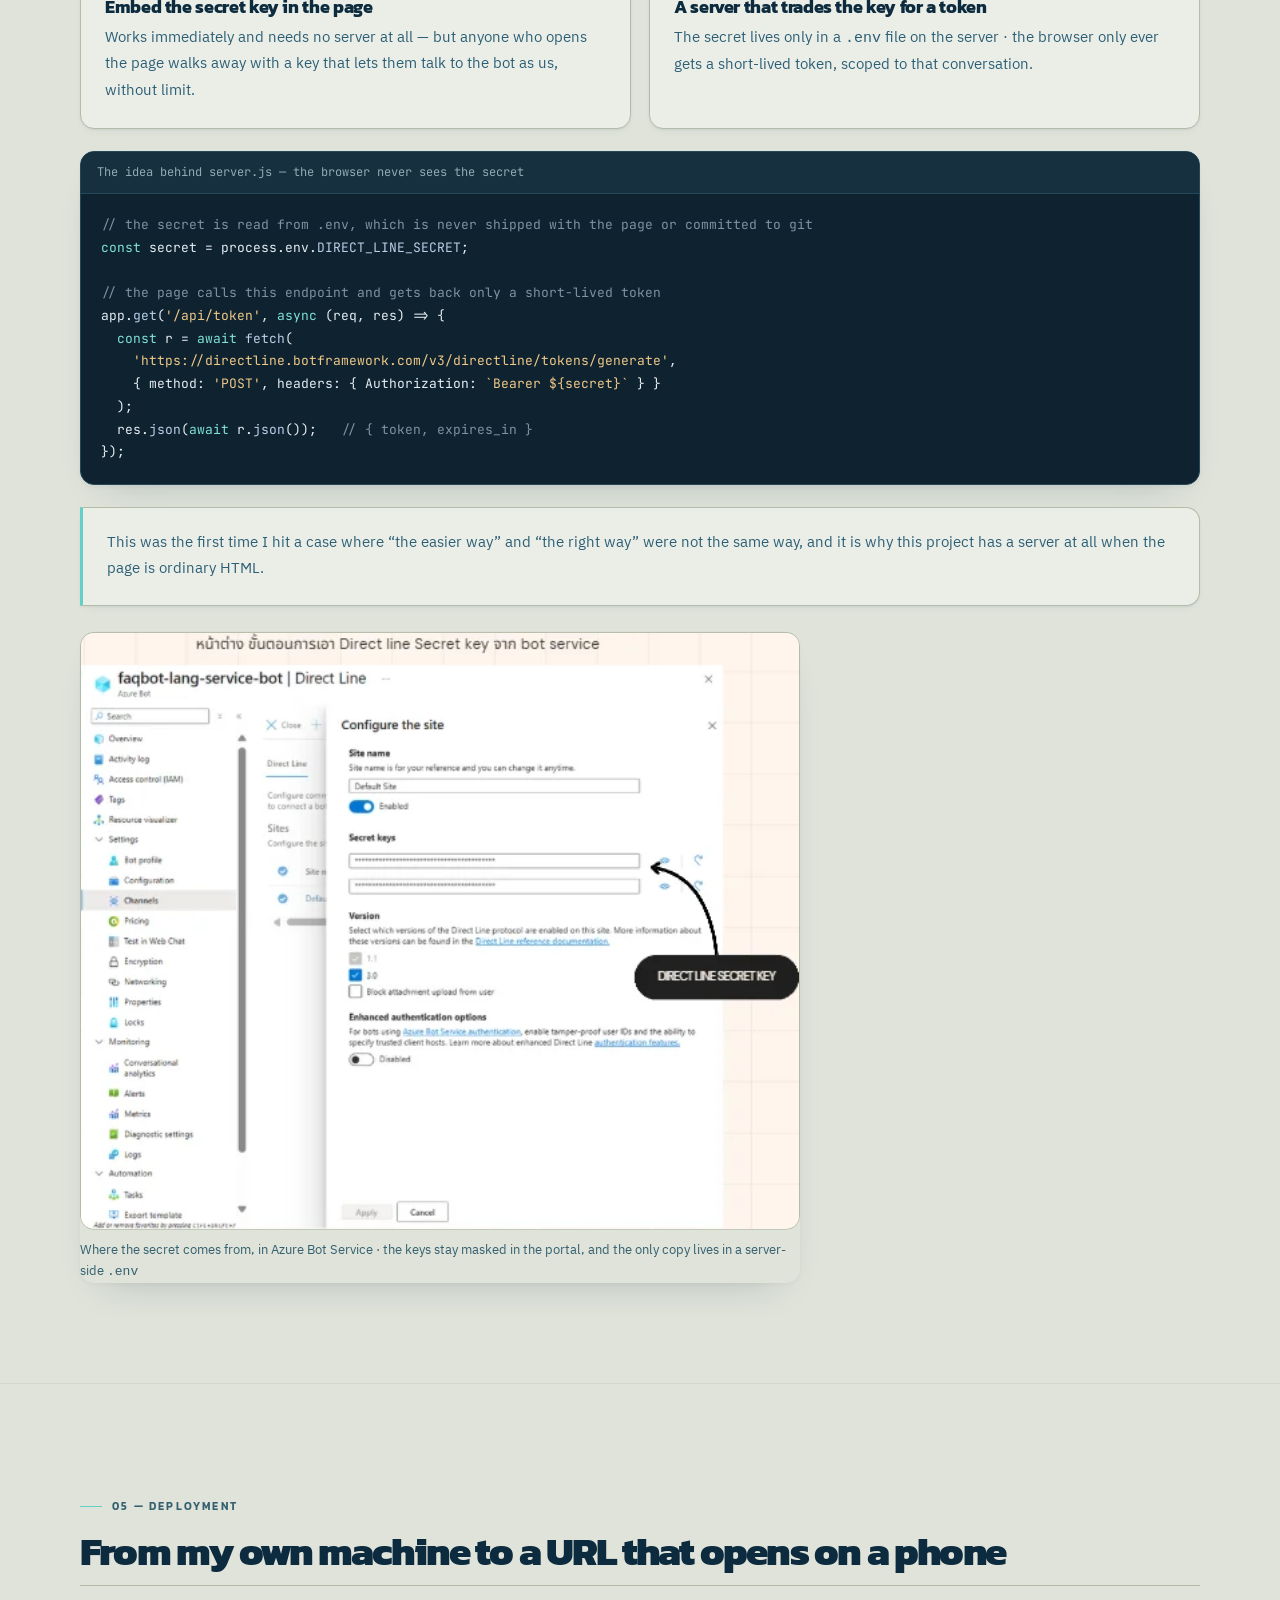
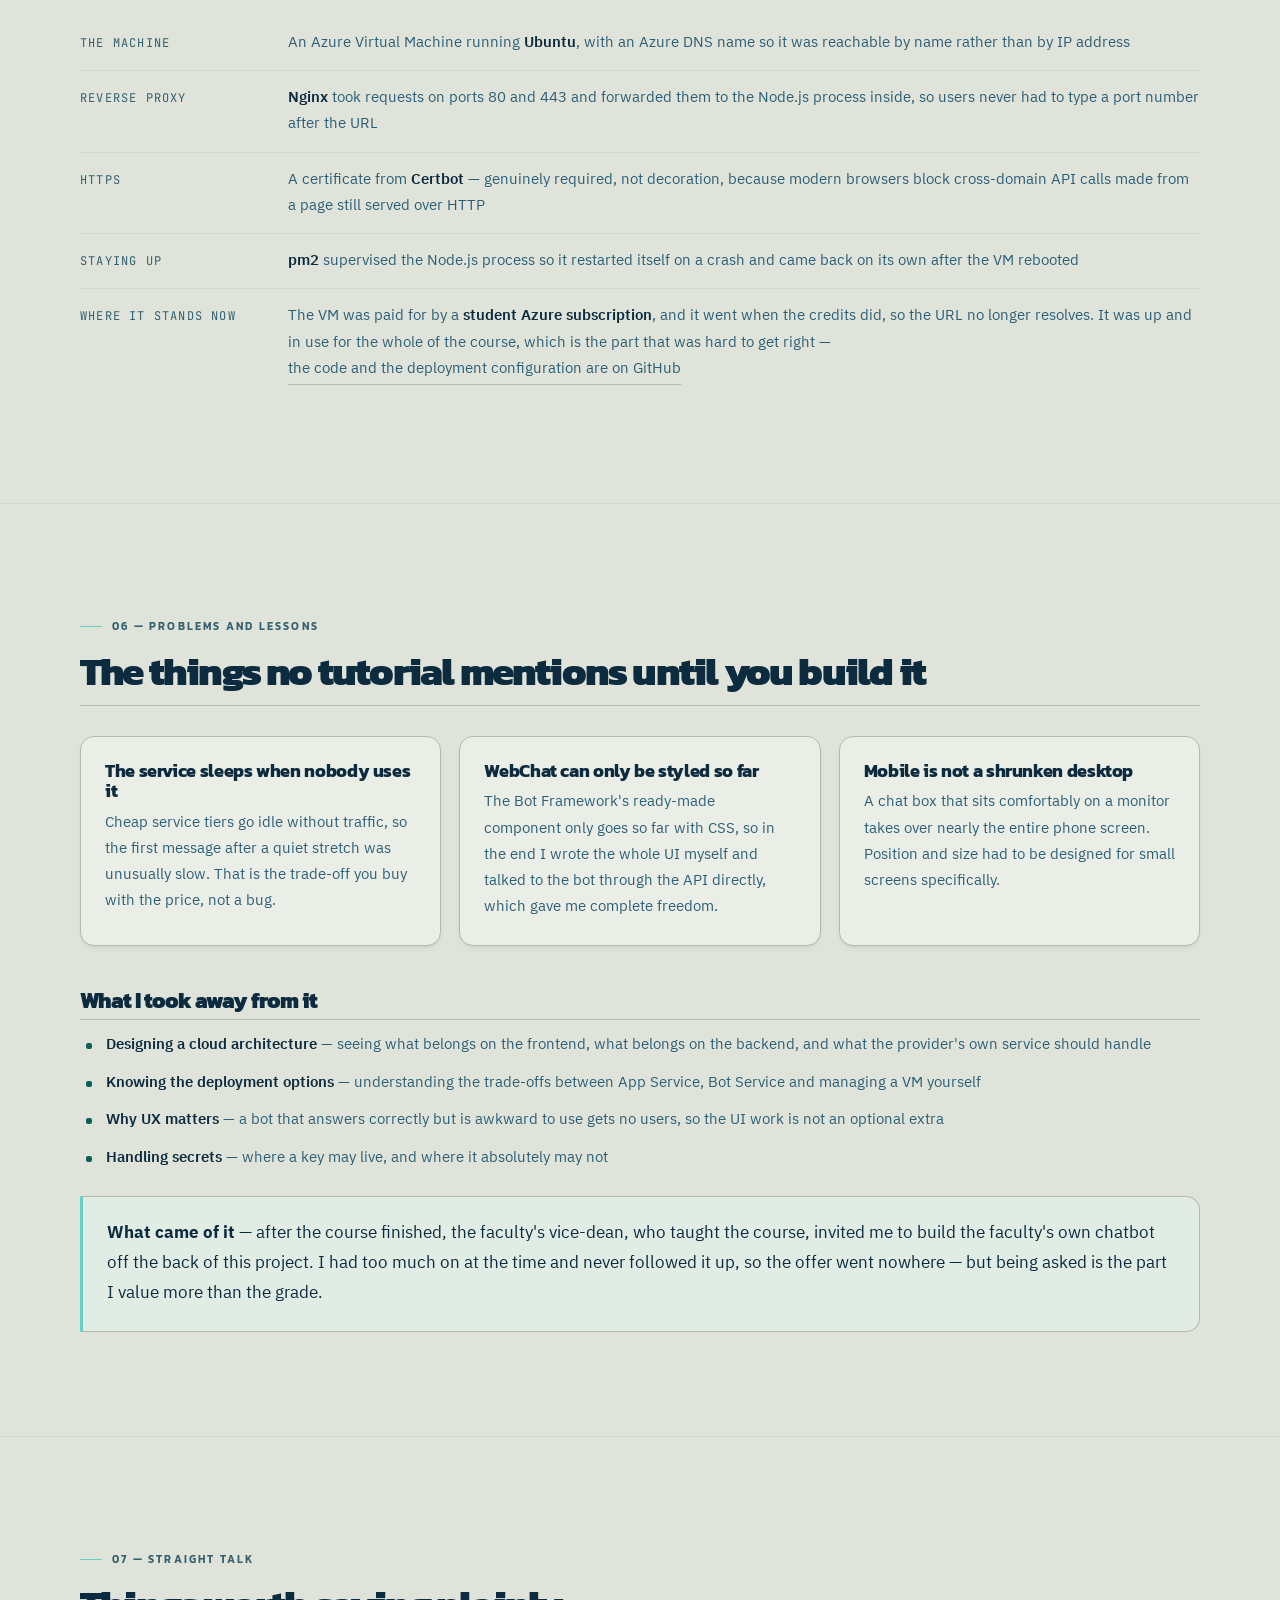
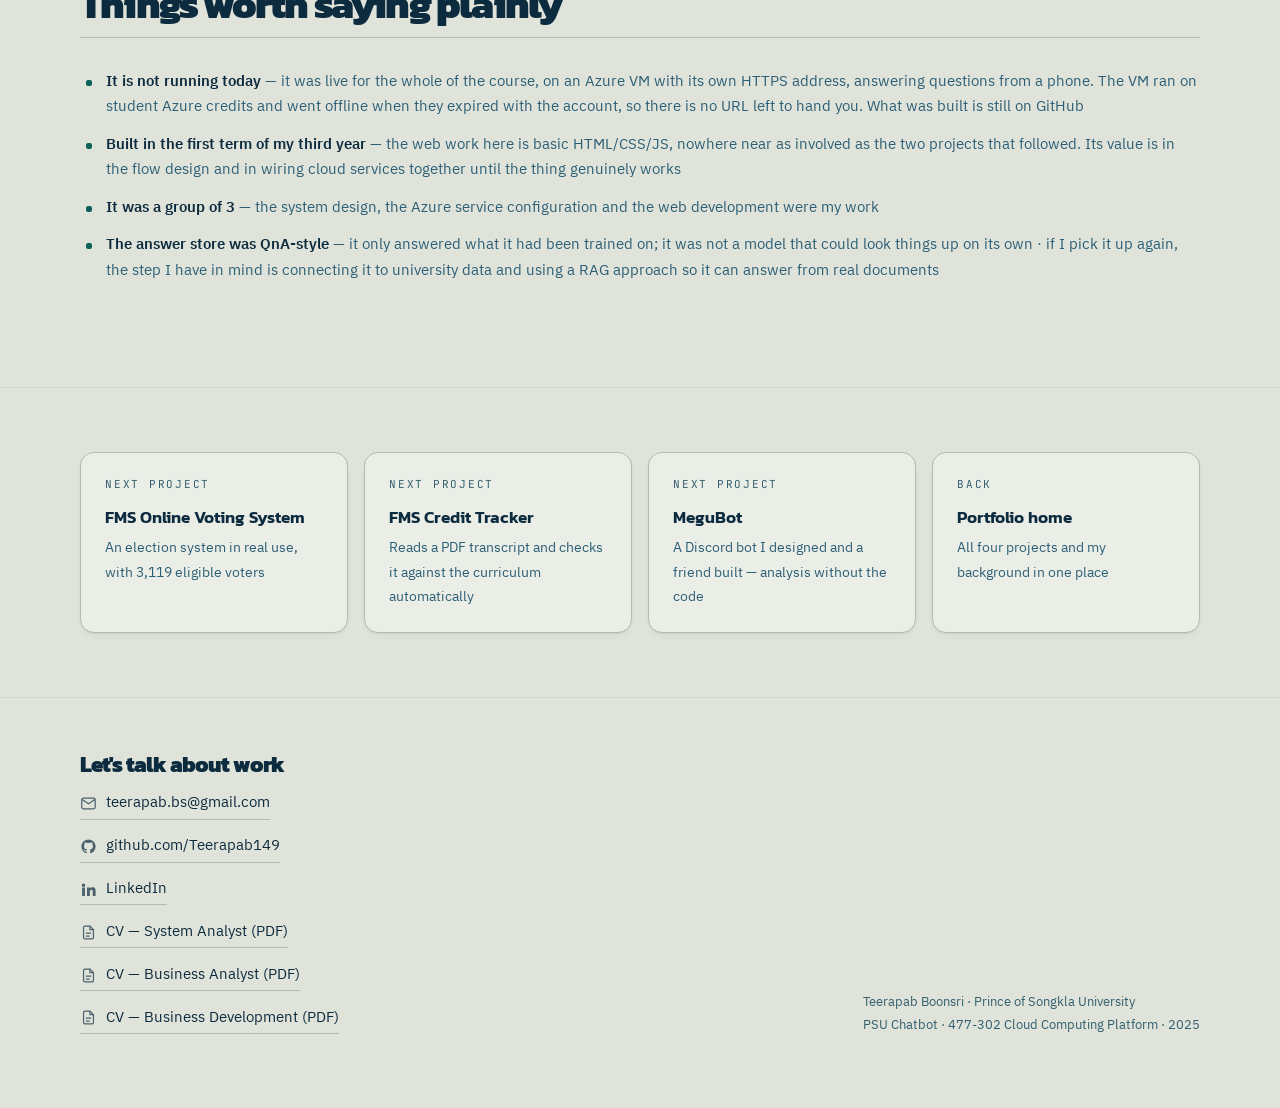
<file: psu-chatbot.html>
<!doctype html>
<html lang="en">
<head>
<meta charset="utf-8">
<meta name="viewport" content="width=device-width, initial-scale=1">
<title>PSU Chatbot — Teerapab Boonsri</title>
<meta name="description" content="A chatbot answering student questions, built on Azure Bot Service, wired to Language Studio and embedded in a web page through the Direct Line API. It ran on an Azure VM around the clock for the length of the course, until the student Azure subscription behind it expired.">
<meta name="theme-color" content="#DFE3DA">
<link rel="canonical" href="https://teerapab149.github.io/psu-chatbot.html">

<meta property="og:type" content="article">
<meta property="og:site_name" content="Teerapab Boonsri">
<meta property="og:title" content="PSU Chatbot — case study">
<meta property="og:description" content="A chatbot on Azure, deployed for real use with HTTPS on an Azure VM and kept up for the whole of the course.">
<meta property="og:url" content="https://teerapab149.github.io/psu-chatbot.html">
<meta property="og:image" content="https://teerapab149.github.io/assets/img/chatbot/01-hero.webp">
<meta name="twitter:card" content="summary_large_image">

<link rel="preconnect" href="https://fonts.googleapis.com">
<link rel="preconnect" href="https://fonts.gstatic.com" crossorigin>
<!-- Kanit 700/800 is what carries the Verdure display type in style.css -->
<link href="https://fonts.googleapis.com/css2?family=Kanit:wght@400;500;600;700;800&family=IBM+Plex+Sans+Thai:wght@400;500;600&family=JetBrains+Mono:wght@400;500&display=swap" rel="stylesheet">
<link rel="stylesheet" href="assets/style.css">
<script>document.documentElement.classList.add('js-anim');</script>
<!-- The arriving half of the page wipe. It has to run before first paint,
     which is why it is here and not in nav.js. See assets/nav.js. -->
<script>try{if(sessionStorage.getItem('nav'))document.documentElement.classList.add('nav-in');}catch(e){}</script>
<!-- The rail panel → hero image morph. Blocking, in <head>, on purpose:
     pagereveal fires at the arriving page's FIRST RENDER, and defer only
     promises to beat DOMContentLoaded. Miss that event and the panel morphs
     into an empty box. Two listeners and a class — nothing to defer. -->
<script src="assets/morph.js"></script>
</head>
<body>

<!-- ── nav ─────────────────────────────────────────────────────────────── -->
<header class="nav">
  <div class="wrap nav__inner">
    <a class="nav__back" href="index.html">
      <svg width="14" height="14" viewBox="0 0 24 24" fill="none" stroke="currentColor" stroke-width="2"
           stroke-linecap="round" stroke-linejoin="round" aria-hidden="true"><path d="M19 12H5M12 19l-7-7 7-7"/></svg>
      Portfolio
    </a>
    <a class="nav__brand" href="#top">PSU Chatbot <span>· case study</span></a>
    <nav class="nav__links">
      <a href="#problem">Problem</a>
      <a href="#architecture">Architecture</a>
      <a href="#build">Build steps</a>
      <a href="#security">Key handling</a>
      <a href="#deploy">Deploy</a>
      <a href="#learned">Lessons</a>
    </nav>
  </div>
</header>

<main id="top">

<!-- ── hero ────────────────────────────────────────────────────────────── -->
<section class="hero">
  <div class="wrap">
    <!-- Mini title card. Four beats inside ~400ms, the short version of the
         cover sequence on index.html: the label is stamped on, the headline
         arrives a line at a time, the copy and chips rise, and the screenshot
         is uncovered last — the picture is the payoff, so it lands after the
         words rather than with them.
         .stamp here and .up on every other eyebrow on the page is deliberate:
         only the title card gets the loud entrance (plan law L1, one hero move
         per scene). -->
    <p class="eyebrow stamp">Case study · Course 477-302 Cloud Computing Platform · Oct 2025</p>
    <h1 class="lm up" style="--d:100ms">A cloud chatbot that<br><em>actually went live</em>, not a demo</h1>
    <p class="hero__sub up" style="--d:240ms">
      PSU Chatbot — a bot that answers the questions students ask most, built on Azure Bot Service,
      wired to Language Studio, then embedded in a page written in plain HTML/CSS/JavaScript through
      the Direct Line API, with Node.js in the middle exchanging the secret key for a short-lived
      token. The whole thing ran on an Azure VM around the clock, with HTTPS, for the length of the
      course — until the student Azure subscription paying for that VM expired and took the URL
      with it.
    </p>
    <div class="hero__meta up" style="--d:320ms">
      <span class="chip">Azure Bot Service</span>
      <span class="chip">Language Studio</span>
      <span class="chip">Direct Line API</span>
      <span class="chip">Node.js</span>
      <span class="chip">HTML · CSS · JS</span>
      <span class="chip">Azure VM (Ubuntu)</span>
      <span class="chip">Nginx · Certbot</span>
      <span class="chip">pm2</span>
    </div>

    <!-- This page used to carry a live claim with nothing to click. There is no
         live URL to give any more — the VM went with the student subscription —
         so the repository takes that slot, and the chip beside it states the
         status in words rather than leaving the reader to wonder why a project
         that "went live" has no address. Ghost button, same shape as the
         repository link on megubot.html. The link leaves the site, so it
         carries the arrow glyph plus an aria-label/title saying so. -->
    <div class="btn-row up" style="--d:360ms">
      <a class="btn btn--ghost" href="https://github.com/Teerapab149/Chatbot-Project"
         target="_blank" rel="noopener noreferrer"
         aria-label="See the code on GitHub — opens in a new tab"
         title="Opens github.com/Teerapab149/Chatbot-Project in a new tab">See the code on GitHub
        <svg width="13" height="13" viewBox="0 0 24 24" fill="none" stroke="currentColor" stroke-width="2"
             stroke-linecap="round" stroke-linejoin="round" aria-hidden="true"><path d="M18 13v6a2 2 0 0 1-2 2H5a2 2 0 0 1-2-2V8a2 2 0 0 1 2-2h6M15 3h6v6M10 14 21 3"/></svg>
      </a>
      <span class="chip">github.com/Teerapab149/Chatbot-Project</span>
      <span class="chip">The live URL retired with the student Azure subscription</span>
    </div>

    <figure class="hero__shot wipe" style="margin-top: clamp(36px, 6vw, 64px); --d:400ms">
      <img src="assets/img/chatbot/01-hero.webp" width="1600" height="777" fetchpriority="high"
           alt="The PSU Chatbot page: the bot answering a question about PSU-WiFi, with quick-reply buttons for follow-up topics">
    </figure>
  </div>
</section>

<!-- ── stats ───────────────────────────────────────────────────────────── -->
<section id="stats">
  <div class="wrap">
    <div class="stats up">
      <!-- 24/7 stays as the number, because it is the claim that is actually
           true and hard to earn — the caption is what carries the tense. The
           bot no longer runs; it did run, unattended, for the whole course. -->
      <div class="stat"><b>24/7</b><span>stayed up on an Azure VM (Ubuntu)<br>for the whole of the course</span></div>
      <div class="stat"><b>HTTPS</b><span>certificate from Certbot<br>behind an Nginx reverse proxy</span></div>
      <div class="stat"><b>5</b><span>main steps<br>from knowledge base to deploy</span></div>
      <div class="stat"><b>2</b><span>page themes<br>light and dark</span></div>
      <div class="stat"><b>3</b><span>people on the team<br>the system itself was mine</span></div>
    </div>
  </div>
</section>

<!-- ── problem ─────────────────────────────────────────────────────────── -->
<section id="problem">
  <div class="wrap">
    <div class="section-head draw">
      <p class="eyebrow up">01 — The problem</p>
      <h2 class="lm up" style="--d:80ms">The same questions, answered by hand every single day</h2>
      <p class="lede up" style="--d:160ms">
        The course asked us to build a cloud application that genuinely works. I chose a chatbot for
        student questions because it has a clear finish line you can measure — did it answer
        correctly? — rather than merely showing that I can call a cloud service.
      </p>
    </div>

    <div class="grid grid--3">
      <div class="card up">
        <span class="card__num stamp">01</span>
        <h3>Repeated questions, scattered answers</h3>
        <p>The answers are spread across announcements, the faculty website and chat groups, so students ask a person instead of looking it up.</p>
      </div>
      <div class="card up" style="--d:60ms">
        <span class="card__num stamp">02</span>
        <h3>A hard budget ceiling</h3>
        <p>It was a student account, so I had to pick the cheapest service tier that would still stay up all the time — the same account whose credits later ran out and took the deployment with them.</p>
      </div>
      <div class="card up" style="--d:120ms">
        <span class="card__num stamp">03</span>
        <h3>It has to be genuinely reachable</h3>
        <p>Living only inside Azure's test panel means nobody uses it. It needed its own URL, openable from a phone.</p>
      </div>
    </div>
  </div>
</section>

<!-- ── architecture ────────────────────────────────────────────────────── -->
<section id="architecture">
  <div class="wrap">
    <div class="section-head draw">
      <p class="eyebrow up">02 — Architecture</p>
      <h2 class="lm up" style="--d:80ms">How a single message travels</h2>
      <p class="lede up" style="--d:160ms">
        The system has four layers, and the most important one is the Node.js layer in the middle,
        which exists for exactly one reason — to keep the bot's secret key out of the user's browser.
      </p>
    </div>

    <div class="arch up">
      <p class="arch__label">The user's side</p>
      <div class="arch__row">
        <div class="arch__box"><b>Browser</b><span>An HTML/CSS/JS page with the chat box embedded · works on desktop and mobile</span></div>
      </div>

      <p class="arch__flow">↓ asks for a token</p>

      <p class="arch__label">Our server</p>
      <div class="arch__row">
        <div class="arch__box arch__box--brand">
          <b>Node.js · server.js</b>
          <span>Keeps the Direct Line secret in a server-side <code>.env</code>, then exchanges it for a short-lived token to hand to the frontend</span>
        </div>
      </div>

      <p class="arch__flow">↓ connects with the token</p>

      <p class="arch__label">Azure services</p>
      <div class="arch__row">
        <div class="arch__box"><b>Direct Line API</b><span>The standard channel for connecting a bot to a website you wrote yourself</span></div>
        <div class="arch__box"><b>Azure Bot Service</b><span>The bot itself: takes the message and passes it on to the language model</span></div>
        <div class="arch__box arch__box--accent"><b>Language Studio</b><span>The trained question-and-answer store (QnA) · every answer comes from here</span></div>
      </div>
    </div>

    <figure class="figure wipe" style="margin-top:26px">
      <img src="assets/img/chatbot/03-workflow.webp" width="1600" height="224" loading="lazy"
           alt="System workflow: user → website (frontend) → Node.js server connected to Azure Bot Service → the bot pulls an answer from Language Studio (QnA) → the answer is returned to the page">
      <figcaption>The five hops one message makes. Left to right: the user types on the website · the
        frontend passes it to the server · Node.js talks to Azure Bot Service · the bot pulls the answer
        from Language Studio (QnA) · the answer comes back to the page. (Diagram from my own slide deck,
        in Thai.)</figcaption>
    </figure>
  </div>
</section>

<!-- ── build steps ─────────────────────────────────────────────────────── -->
<section id="build">
  <div class="wrap">
    <div class="section-head draw">
      <p class="eyebrow up">03 — What I built, step by step</p>
      <h2 class="lm up" style="--d:80ms">Five steps, from an answer store to a page anyone can open</h2>
    </div>

    <div class="flow">
      <div class="flow__step up">
        <span class="flow__dot">01</span>
        <div>
          <h3>Build the question-and-answer store in Language Studio</h3>
          <p>Set up the project, load in the questions students ask most along with their answers, test accuracy in the test panel, then deploy to the Azure cloud.</p>
        </div>
      </div>
      <div class="flow__step up" style="--d:60ms">
        <span class="flow__dot">02</span>
        <div>
          <h3>Create the Azure Bot Service from that model</h3>
          <p>Create Bot straight from Language Studio, which gives you a bot already wired to the answer store, then test in Azure's Web Chat that it answers correctly.</p>
        </div>
      </div>
      <div class="flow__step up" style="--d:120ms">
        <span class="flow__dot">03</span>
        <div>
          <h3>Open the Direct Line channel</h3>
          <p>Get the Direct Line secret key from the bot's channel settings, keep it in a server-side <code>.env</code> file, and write the Node.js layer that trades the key for a token.</p>
        </div>
      </div>
      <div class="flow__step up" style="--d:180ms">
        <span class="flow__dot">04</span>
        <div>
          <h3>Design the page myself</h3>
          <p>
            No off-the-shelf widget — the UI is written from scratch in plain HTML/CSS/JavaScript,
            with a light/dark theme switch, a side panel of popular questions, and a hero strip at
            the top, so it looks like the faculty's own page rather than Microsoft's default.
          </p>
        </div>
      </div>
      <div class="flow__step up" style="--d:240ms">
        <span class="flow__dot">05</span>
        <div>
          <h3>Put it on an Azure VM with HTTPS</h3>
          <p>
            Create the VM (Ubuntu) and set its DNS name · upload the files and run Node.js ·
            put Nginx in front on ports 80/443 as a reverse proxy · get an SSL certificate with
            Certbot · let pm2 restart the process if it dies.
          </p>
        </div>
      </div>
    </div>

    <div class="figure-grid" style="margin-top:26px">
      <figure class="figure wipe">
        <img src="assets/img/chatbot/04-language-studio.webp" width="1600" height="1018" loading="lazy"
             alt="Language Studio with the question-and-answer pairs that make up the bot's knowledge base">
        <figcaption>Language Studio — the question-and-answer store every reply comes from</figcaption>
      </figure>
      <figure class="figure wipe" style="--d:90ms">
        <img src="assets/img/chatbot/02-mobile.webp" width="480" height="1064" loading="lazy"
             alt="The chatbot on a phone, answering a question about the sports complex with quick-reply buttons">
        <figcaption>The same page on a phone — the layout is built for it, not shrunk into it</figcaption>
      </figure>
    </div>
  </div>
</section>

<!-- ── security decision ───────────────────────────────────────────────── -->
<section id="security">
  <div class="wrap">
    <div class="section-head draw">
      <p class="eyebrow up">04 — The most important decision</p>
      <h2 class="lm up" style="--d:80ms">Why put a server in the middle when the page could call Azure directly?</h2>
      <p class="lede up" style="--d:160ms">
        Direct Line can be connected two ways — with the secret key itself, or by exchanging it for a
        token first. The first is far less code, but it means the key that unlocks full control of the
        bot ends up in browser-side code, where anyone who hits view source can read it.
      </p>
    </div>

    <div class="grid grid--2">
      <div class="card up">
        <span class="card__num stamp">The path I did not take</span>
        <h3>Embed the secret key in the page</h3>
        <p>Works immediately and needs no server at all — but anyone who opens the page walks away with a key that lets them talk to the bot as us, without limit.</p>
      </div>
      <div class="card up" style="--d:60ms">
        <span class="card__num stamp">The path I took</span>
        <h3>A server that trades the key for a token</h3>
        <p>The secret lives only in a <code>.env</code> file on the server · the browser only ever gets a short-lived token, scoped to that conversation.</p>
      </div>
    </div>

    <div class="code up" style="margin-top:22px">
      <div class="code__bar">The idea behind server.js — the browser never sees the secret</div>
<pre><span class="c">// the secret is read from .env, which is never shipped with the page or committed to git</span>
<span class="k">const</span> secret = process.env.<span class="f">DIRECT_LINE_SECRET</span>;

<span class="c">// the page calls this endpoint and gets back only a short-lived token</span>
app.<span class="f">get</span>(<span class="s">'/api/token'</span>, <span class="k">async</span> (req, res) =&gt; {
  <span class="k">const</span> r = <span class="k">await</span> <span class="f">fetch</span>(
    <span class="s">'https://directline.botframework.com/v3/directline/tokens/generate'</span>,
    { method: <span class="s">'POST'</span>, headers: { Authorization: <span class="s">`Bearer ${secret}`</span> } }
  );
  res.<span class="f">json</span>(<span class="k">await</span> r.<span class="f">json</span>());   <span class="c">// { token, expires_in }</span>
});</pre>
    </div>

    <div class="callout callout--plain up" style="margin-top:22px">
      <p>
        This was the first time I hit a case where “the easier way” and “the right way” were not the
        same way, and it is why this project has a server at all when the page is ordinary HTML.
      </p>
    </div>

    <figure class="figure wipe" style="margin-top:22px; max-width: 720px">
      <img src="assets/img/chatbot/06-direct-line-key.webp" width="537" height="446" loading="lazy"
           alt="The Direct Line channel settings in Azure Bot Service, with the secret keys hidden behind dots">
      <figcaption>Where the secret comes from, in Azure Bot Service · the keys stay masked in the
        portal, and the only copy lives in a server-side <code>.env</code></figcaption>
    </figure>
  </div>
</section>

<!-- ── deploy ──────────────────────────────────────────────────────────── -->
<section id="deploy">
  <div class="wrap">
    <div class="section-head draw">
      <p class="eyebrow up">05 — Deployment</p>
      <h2 class="lm up" style="--d:80ms">From my own machine to a URL that opens on a phone</h2>
    </div>

    <!-- Past tense throughout, on purpose: this whole section is about a machine
         that no longer exists. The reason the HTTPS entry keeps the present
         tense ("browsers block") is that it is a fact about browsers, not a
         claim about this deployment. -->
    <dl class="kv up">
      <div>
        <dt>The machine</dt>
        <dd>An Azure Virtual Machine running <strong>Ubuntu</strong>, with an Azure DNS name so it was reachable by name rather than by IP address</dd>
      </div>
      <div>
        <dt>Reverse proxy</dt>
        <dd><strong>Nginx</strong> took requests on ports 80 and 443 and forwarded them to the Node.js process inside, so users never had to type a port number after the URL</dd>
      </div>
      <div>
        <dt>HTTPS</dt>
        <dd>A certificate from <strong>Certbot</strong> — genuinely required, not decoration, because modern browsers block cross-domain API calls made from a page still served over HTTP</dd>
      </div>
      <div>
        <dt>Staying up</dt>
        <dd><strong>pm2</strong> supervised the Node.js process so it restarted itself on a crash and came back on its own after the VM rebooted</dd>
      </div>
      <div>
        <dt>Where it stands now</dt>
        <dd>The VM was paid for by a <strong>student Azure subscription</strong>, and it went when the
          credits did, so the URL no longer resolves. It was up and in use for the whole of the
          course, which is the part that was hard to get right — <a class="link" href="https://github.com/Teerapab149/Chatbot-Project" target="_blank" rel="noopener noreferrer" aria-label="The code and the deployment configuration on GitHub — opens in a new tab" title="Opens github.com/Teerapab149/Chatbot-Project in a new tab">the code and the deployment configuration are on GitHub</a></dd>
      </div>
    </dl>
  </div>
</section>

<!-- ── problems + learned ──────────────────────────────────────────────── -->
<section id="learned">
  <div class="wrap">
    <div class="section-head draw">
      <p class="eyebrow up">06 — Problems and lessons</p>
      <h2 class="lm up" style="--d:80ms">The things no tutorial mentions until you build it</h2>
    </div>

    <div class="grid grid--3">
      <div class="card up">
        <h3>The service sleeps when nobody uses it</h3>
        <p>Cheap service tiers go idle without traffic, so the first message after a quiet stretch was unusually slow. That is the trade-off you buy with the price, not a bug.</p>
      </div>
      <div class="card up" style="--d:60ms">
        <h3>WebChat can only be styled so far</h3>
        <p>The Bot Framework's ready-made component only goes so far with CSS, so in the end I wrote the whole UI myself and talked to the bot through the API directly, which gave me complete freedom.</p>
      </div>
      <div class="card up" style="--d:120ms">
        <h3>Mobile is not a shrunken desktop</h3>
        <p>A chat box that sits comfortably on a monitor takes over nearly the entire phone screen. Position and size had to be designed for small screens specifically.</p>
      </div>
    </div>

    <div class="section-head draw" style="margin-top:44px;margin-bottom:20px">
      <h2 class="lm up" style="--d:80ms;font-size:1.35rem">What I took away from it</h2>
    </div>
    <ul class="clean up">
      <li><strong>Designing a cloud architecture</strong> — seeing what belongs on the frontend, what belongs on the backend, and what the provider's own service should handle</li>
      <li><strong>Knowing the deployment options</strong> — understanding the trade-offs between App Service, Bot Service and managing a VM yourself</li>
      <li><strong>Why UX matters</strong> — a bot that answers correctly but is awkward to use gets no users, so the UI work is not an optional extra</li>
      <li><strong>Handling secrets</strong> — where a key may live, and where it absolutely may not</li>
    </ul>

    <div class="callout up" style="margin-top:26px">
      <p>
        <strong>What came of it</strong> — after the course finished, the faculty's vice-dean, who
        taught the course, invited me to build the faculty's own chatbot off the back of this project.
        I had too much on at the time and never followed it up, so the offer went nowhere — but being
        asked is the part I value more than the grade.
      </p>
    </div>
  </div>
</section>

<!-- ── honest notes ────────────────────────────────────────────────────── -->
<section id="notes">
  <div class="wrap">
    <div class="section-head draw">
      <p class="eyebrow up">07 — Straight talk</p>
      <h2 class="lm up" style="--d:80ms">Things worth saying plainly</h2>
    </div>
    <ul class="clean up">
      <!-- First bullet on purpose. Everything above this point talks about a
           system that was live; a reader who finds that out in an interview
           instead of here loses more trust than the offline status costs. -->
      <li><strong>It is not running today</strong> — it was live for the whole of the course, on an Azure VM with its own HTTPS address, answering questions from a phone. The VM ran on student Azure credits and went offline when they expired with the account, so there is no URL left to hand you. What was built is still on GitHub</li>
      <li><strong>Built in the first term of my third year</strong> — the web work here is basic HTML/CSS/JS, nowhere near as involved as the two projects that followed. Its value is in the flow design and in wiring cloud services together until the thing genuinely works</li>
      <li><strong>It was a group of 3</strong> — the system design, the Azure service configuration and the web development were my work</li>
      <li><strong>The answer store was QnA-style</strong> — it only answered what it had been trained on; it was not a model that could look things up on its own · if I pick it up again, the step I have in mind is connecting it to university data and using a RAG approach so it can answer from real documents</li>
    </ul>
  </div>
</section>

<!-- ── where to go next ────────────────────────────────────────────────── -->
<section class="pagenav">
  <div class="wrap">
    <div class="pagenav__grid">
      <a class="pagenav__card up" href="fms-election.html">
        <span>Next project</span>
        <b>FMS Online Voting System</b>
        <em>An election system in real use, with 3,119 eligible voters</em>
      </a>
      <a class="pagenav__card up" style="--d:70ms" href="credit-tracker.html">
        <span>Next project</span>
        <b>FMS Credit Tracker</b>
        <em>Reads a PDF transcript and checks it against the curriculum automatically</em>
      </a>
      <a class="pagenav__card up" style="--d:140ms" href="megubot.html">

        <span>Next project</span>

        <b>MeguBot</b>

        <em>A Discord bot I designed and a friend built — analysis without the code</em>

      </a>
      <a class="pagenav__card up" style="--d:210ms" href="index.html">
        <span>Back</span>
        <b>Portfolio home</b>
        <em>All four projects and my background in one place</em>
      </a>
    </div>
  </div>
</section>

</main>

<footer class="footer">
  <div class="wrap footer__row">
    <div>
      <h2 style="font-size:1.35rem;margin-bottom:14px">Let's talk about work</h2>
      <ul class="contacts">
        <li>
          <a class="link" href="mailto:teerapab.bs@gmail.com">
            <svg viewBox="0 0 24 24" width="17" height="17" fill="none" stroke="currentColor" stroke-width="1.7" stroke-linecap="round" stroke-linejoin="round" aria-hidden="true"><rect x="2.5" y="4.5" width="19" height="15" rx="2.5"/><path d="m3 6.5 9 6 9-6"/></svg>
            teerapab.bs@gmail.com
          </a>
        </li>
        <li>
          <a class="link" href="https://github.com/Teerapab149" target="_blank" rel="noopener noreferrer">
            <svg viewBox="0 0 24 24" width="17" height="17" fill="currentColor" aria-hidden="true"><path d="M12 2a10 10 0 0 0-3.16 19.49c.5.09.68-.22.68-.48v-1.7c-2.78.6-3.37-1.34-3.37-1.34-.45-1.16-1.11-1.47-1.11-1.47-.91-.62.07-.61.07-.61 1 .07 1.53 1.03 1.53 1.03.9 1.53 2.34 1.09 2.91.83.09-.65.35-1.09.63-1.34-2.22-.25-4.56-1.11-4.56-4.94 0-1.09.39-1.99 1.03-2.69-.1-.25-.45-1.27.1-2.65 0 0 .84-.27 2.75 1.03a9.5 9.5 0 0 1 5 0c1.91-1.3 2.75-1.03 2.75-1.03.55 1.38.2 2.4.1 2.65.64.7 1.03 1.6 1.03 2.69 0 3.84-2.34 4.69-4.57 4.94.36.31.68.92.68 1.85v2.74c0 .27.18.58.69.48A10 10 0 0 0 12 2Z"/></svg>
            github.com/Teerapab149
          </a>
        </li>
        <li>
          <a class="link" href="https://www.linkedin.com/in/teerapab-boonsri-bb2404394/" target="_blank" rel="noopener noreferrer">
            <svg viewBox="0 0 24 24" width="17" height="17" fill="currentColor" aria-hidden="true"><path d="M4.98 3.5a2.5 2.5 0 1 0 0 5 2.5 2.5 0 0 0 0-5ZM3 9h4v12H3V9Zm7 0h3.8v1.64h.05A4.17 4.17 0 0 1 17.6 8.7c4 0 4.4 2.53 4.4 5.82V21h-4v-5.6c0-1.34-.03-3.06-1.9-3.06-1.9 0-2.2 1.46-2.2 2.96V21h-4V9Z"/></svg>
            LinkedIn
          </a>
        </li>
        <!-- Three CVs, not one, because they are genuinely different documents:
             the System Analyst version leads on implementation, the Business
             Analyst version on requirements and stakeholder work, and the
             Business Development version on the commercial reading — the
             problem spotted, the cost-benefit, the thing getting adopted. Plain
             <a download> to files at the repo root — relative paths, no JS, so
             they still work if every script on the page fails.
             This block is identical in all four case-study footers; the one on
             index.html carries a line of prose under each link as well, and is
             the version to send someone who has to choose between them.
             They stay as three direct downloads rather than one link back to
             index.html#contact because a reader who has got to the bottom of a
             case study is the one person on the site who should not have to
             navigate again to get the file. -->
        <li>
          <a class="link" href="Teerapab-Boonsri-CV-System-Analyst.pdf" download>
            <svg viewBox="0 0 24 24" width="17" height="17" fill="none" stroke="currentColor" stroke-width="1.7" stroke-linecap="round" stroke-linejoin="round" aria-hidden="true"><path d="M14 3H7a2 2 0 0 0-2 2v14a2 2 0 0 0 2 2h10a2 2 0 0 0 2-2V8l-5-5Z"/><path d="M14 3v5h5M9 13h6M9 17h4"/></svg>
            CV — System Analyst (PDF)
          </a>
        </li>
        <li>
          <a class="link" href="Teerapab-Boonsri-CV-Business-Analyst.pdf" download>
            <svg viewBox="0 0 24 24" width="17" height="17" fill="none" stroke="currentColor" stroke-width="1.7" stroke-linecap="round" stroke-linejoin="round" aria-hidden="true"><path d="M14 3H7a2 2 0 0 0-2 2v14a2 2 0 0 0 2 2h10a2 2 0 0 0 2-2V8l-5-5Z"/><path d="M14 3v5h5M9 13h6M9 17h4"/></svg>
            CV — Business Analyst (PDF)
          </a>
        </li>
        <li>
          <a class="link" href="Teerapab-Boonsri-CV-Business-Development.pdf" download>
            <svg viewBox="0 0 24 24" width="17" height="17" fill="none" stroke="currentColor" stroke-width="1.7" stroke-linecap="round" stroke-linejoin="round" aria-hidden="true"><path d="M14 3H7a2 2 0 0 0-2 2v14a2 2 0 0 0 2 2h10a2 2 0 0 0 2-2V8l-5-5Z"/><path d="M14 3v5h5M9 13h6M9 17h4"/></svg>
            CV — Business Development (PDF)
          </a>
        </li>
      </ul>
    </div>
    <small>
      Teerapab Boonsri · Prince of Songkla University<br>
      PSU Chatbot · 477-302 Cloud Computing Platform · 2025
    </small>
  </div>
</footer>

<script src="assets/reveal.js"></script>
<script src="assets/motion.js"></script>
<script src="assets/feel.js"></script>
<script src="assets/nav.js"></script>
</body>
</html>
</file>
<file: assets/verdure.css>
/* ==========================================================================
   verdure.css — alternative landing page (index-verdure.html only).
   Self-contained: does NOT load style.css, so it cannot affect the three
   case-study pages.

   ── What this is ────────────────────────────────────────────────────────
   COLOUR started as the Verdure template's (cream / moss / honey, copied from
   E:/fms-election/fms_election69/src/utils/verdurePalettes.js) and has since
   moved off it: the owner found the whole site read as that template rather
   than as his. It is now cool paper, deep navy and a sea-green accent. The
   filename is historical — see the :root block for the palette that matters.

   LAYOUT comes from the reference he gave (artemartemartem.com), rebuilt from
   what that page actually does:
     · full-viewport stages, not a scrolling document
     · a three-object hero — huge type left, capsule media centre, tiny prose right
     · the capsule media grows to full-bleed as you scroll
     · enormous type overlapping the media at its bottom edge
     · hand-drawn accent scrawls annotating the type — the single vivid accent
     · extreme scale contrast: ~100px display against ~13px body
   The first attempt at this page kept Verdure's own furniture (edge rail, disc,
   floating dock) and the result read as a generic template. That furniture is
   gone on purpose — do not add it back without asking him.

   Project rules still apply, all of them:
   · no dependency, no build step (Google Fonts is the one allowed exception)
   · nothing hidden behind JS — every start-state sits under html.js-anim
   · body must never scroll sideways
   ========================================================================== */

:root {
  /* ── paper + ink ─────────────────────────────────────────────────────────
     The site began on the Verdure palette (warm cream, moss green, honey). The
     owner's read, once the whole site wore it, was that it sat too close to the
     template it came from — so this is a deliberate move away: cool paper, deep
     navy ink, and a sea-green/mint accent channel where the honey used to be.
     The token names changed with the colours (--moss-* → --deep-*, --honey-* →
     --sea-*) rather than leaving "moss" pointing at navy.

     Every ratio below is measured, not estimated, and every value was chosen by
     testing candidates against the floors this project sets: 4.5:1 for small
     text, 3:1 for large. assets/style.css carries the same palette under its own
     names — CHANGE ONE AND YOU MUST CHANGE THE OTHER. */
  /* 2026-07-31: the paper went from cool blue-grey (#D8E4E7) to a soft sage.
     The owner's read after living with it was that the blue was tiring to look
     at for any length of time, which is the ordinary problem with a cool
     high-luminance field. Sage is the restful end of the spectrum and it also
     belongs to the mint accent that was already here, so nothing else had to
     move: the navy ink, the mint and the whole dark third act are untouched.

     Luminance was held at the previous level on purpose — 0.757 against 0.759.
     Two earlier rounds of "still too bright" established where this sits, and
     this change is about HUE, not about lightness. */
  --paper:    #DFE3DA;
  --paper-2:  #EBEEE7;   /* NOT pure white: cards should lift off the paper,
                            not glare against it */
  --paper-3:  #D2D8CB;   /* Lifted a step with the retone. --deep-4 on this fill
                            is the pair that governs how deep the paper may go,
                            and the first sage draft dropped it to 4.43:1. At
                            this value it measures 4.73:1 — more headroom than
                            the blue it replaces (4.68:1). */
  --deep:     #0D2B3E;   /* deep navy · 11.27:1 on --paper */
  --deep-2:   #16455C;
  --deep-3:   #2C5F76;   /*  5.37:1 on --paper — secondary prose */
  --deep-4:   #34606F;   /*  5.29:1 on --paper · 5.88:1 on --paper-2 · 4.73:1 on
                            --paper-3 — the smallest legible ink, and the last pair
                            re-measured on every retone. */

  /* ── sea accent ──────────────────────────────────────────────────────────
     Same three-step discipline the honey channel had: one bright decorative
     tone, one that clears 3:1 for large type, one that clears 4.5:1 for body. */
  --sea:      #62D0C4;  /* mint · DECORATIVE ONLY on paper (scrawls, rules, fills);
                           on the dark cover panel it is 7.21:1 and carries text */
  --sea-deep: #1E8A80;  /* 3.23:1 on --paper — large text only, e.g. the section numerals */
  --sea-ink:  #0A625A;  /* 5.55:1 on --paper · 4.96:1 on --paper-3 — the only accent for body text */

  --rule:  #B3BCA8;

  /* The cover panel only: --deep lifted 4% toward paper (#153244 after the sage
     retone). Any lighter and --sea stops clearing 4.5:1 against it, which is what
     caps this value — the mint label on the dark panel is the constraint, not
     taste. paper 10.27:1 · sea 7.21:1 · both measured. */
  --cover-bg: color-mix(in srgb, var(--deep) 96%, var(--paper));

  --maxw:  1440px;
  --bar:   58px;    /* height of the fixed top bar */

  /* ── motion tokens ───────────────────────────────────────────────────────
     docs/PLAN-AWWWARDS.md law L6: every duration on this site comes from this
     scale, and every curve from these two. A number typed straight into a
     transition is a bug — it is how the page ended up feeling metronomic in the
     first place, with everything moving the same distance in the same time.

     --ease is the house curve: it settles, it never overshoots. The site's
     subject is precision, and a bounce reads as the opposite of that.
     --ease-wipe has the long tail that suits clip-path reveals, where the eye
     is following an edge rather than an object. */
  --ease:      cubic-bezier(.22, .7, .24, 1);
  --ease-wipe: cubic-bezier(.16, 1, .3, 1);
  --t1: 150ms;   /* micro: hover, state flip */
  --t2: 300ms;   /* an object arriving */
  --t3: 600ms;   /* a wipe, a line drawing itself */
  --t4: 900ms;   /* atmosphere: the grid coming up */
  --t5: 1500ms;  /* a picture resolving into an empty frame — the slowest thing
                    on the site, and the only move allowed to take this long */
  /* Scene 0 plays at half length on a repeat visit within the same session.
     Every cover delay is multiplied by this, so one property retimes the lot. */
  --dscale: 1;

  --font-display: 'Kanit', 'Segoe UI', system-ui, sans-serif;
  --font-body:    'IBM Plex Sans Thai', 'Segoe UI', system-ui, sans-serif;

  color-scheme: light;
}

*, *::before, *::after { box-sizing: border-box; }

/* scroll-padding keeps an anchored section from landing under the fixed bar —
   the chooser's cards are all in-page anchors */
html { scroll-behavior: smooth; overflow-x: clip; scroll-padding-top: calc(var(--bar) + 8px); }
@media (prefers-reduced-motion: reduce) { html { scroll-behavior: auto; } }

body {
  margin: 0;
  background: var(--paper);
  color: var(--deep);
  font-family: var(--font-body);
  font-size: 15px;
  line-height: 1.6;
  overflow-x: clip;
  -webkit-font-smoothing: antialiased;
}

/* height:auto is NOT optional here. Every <img> carries width/height attributes
   (they reserve layout space and stop the page jumping while images load), and
   those attributes map to real CSS width/height. Constraining only max-width
   leaves the attribute height in force, so an image renders at its container
   width by its ATTRIBUTE height — 154 × 1100 instead of 154 × 106. */
img { max-width: 100%; height: auto; display: block; }
a { color: inherit; }
::selection { background: var(--sea); color: var(--deep); }

/* min-width:auto on grid/flex children is what lets one long string shove the
   whole document sideways */
.hero__grid > *, .facts > *, .cols > *, .shot-row > * { min-width: 0; }

/* ══════════════════════════════════════════════════════════════════════════
   FIXED CHROME — a thin top bar and a scroll readout. That is all.
   ══════════════════════════════════════════════════════════════════════════ */

.bar {
  position: fixed; inset: 0 0 auto 0; height: var(--bar); z-index: 60;
  display: flex; align-items: center; justify-content: space-between;
  gap: 16px; padding-inline: clamp(14px, 3vw, 34px);
  background: color-mix(in srgb, var(--paper) 84%, transparent);
  backdrop-filter: blur(10px);
  border-bottom: 1px solid color-mix(in srgb, var(--rule) 70%, transparent);
}
.bar a, .bar span {
  font-family: var(--font-display); font-weight: 600;
  font-size: clamp(.75rem, 1.5vw, .9375rem); letter-spacing: -.02em;
  text-decoration: none; white-space: nowrap;
}
.bar__mid { display: none; }
@media (min-width: 720px) { .bar__mid { display: block; } }
.bar a { transition: color .2s ease; }

/* language switch — a pair of small pills at the right end of the bar */
.bar__right { display: flex; align-items: center; gap: clamp(10px, 2vw, 20px); }
.lang { display: inline-flex; gap: 2px; padding: 2px; border-radius: 999px;
  border: 1px solid color-mix(in srgb, currentColor 22%, transparent); }
.lang__btn {
  font: inherit; font-size: clamp(.625rem, 1.2vw, .75rem); letter-spacing: 0;
  cursor: pointer; border: 0; background: transparent; color: inherit;
  padding: 3px 9px; border-radius: 999px; line-height: 1.5;
  opacity: .6; transition: opacity .2s ease, background .2s ease;
}
.lang__btn:hover { opacity: 1; }
.lang__btn[aria-pressed="true"] {
  opacity: 1; background: color-mix(in srgb, currentColor 14%, transparent);
}
.bar a:hover { color: var(--sea-ink); }

/* While the dark cover sits under the bar, the bar drops its cream fill and goes
   cream-on-nothing instead — a pale band across the top of a dark panel is the
   one thing that would break the full-bleed opening. Toggled by verdure.js;
   with JS off the bar simply stays cream, which is still perfectly legible. */
.bar--dark {
  background: transparent; backdrop-filter: none; color: var(--paper);
  border-bottom-color: color-mix(in srgb, var(--paper) 16%, transparent);
}
.bar--dark a:hover { color: var(--sea); }

/* scroll readout, bottom-centre — decorative, absent without JS */
.count {
  position: fixed; left: 50%; bottom: 16px; transform: translateX(-50%);
  z-index: 60; display: none;
  font-family: var(--font-display); font-weight: 500;
  font-size: .6875rem; letter-spacing: .22em; text-transform: uppercase;
  color: var(--deep-4);
  background: color-mix(in srgb, var(--paper) 80%, transparent);
  backdrop-filter: blur(8px);
  padding: 7px 16px; border-radius: 999px; border: 1px solid var(--rule);
}
.js-anim .count { display: block; transition: opacity .3s ease; }
/* While the cover is up, this pill lands on the facts row on a 768px-tall laptop
   — and it is redundant there anyway, because the cover has its own scroll cue.
   .bar--dark is set on the sibling <header> for exactly that stretch. */
.bar--dark ~ .count { opacity: 0; }
/* On a phone this pill sits on top of the running text, and a touch device
   already gives the reader its own scroll feedback — so it is desktop-only. */
@media (max-width: 860px) { .js-anim .count { display: none; } }

/* ══════════════════════════════════════════════════════════════════════════
   STAGE — the unit of this page. A full screen, vertically centred.
   ══════════════════════════════════════════════════════════════════════════ */

/* Opaque grounds, kept from when the cover was pinned behind these sections.
   They cost nothing and stop any future stacking surprise; .cover and .end
   restate their own backgrounds further down. */
.stage {
  min-height: 100svh;
  display: flex; flex-direction: column; justify-content: center;
  padding: calc(var(--bar) + clamp(28px, 5vw, 64px)) clamp(18px, 4vw, 54px) clamp(56px, 7vw, 90px);
  position: relative; z-index: 1; background: var(--paper);
}
.stage--auto { min-height: 0; }
.inner { width: 100%; max-width: var(--maxw); margin-inline: auto; }

/* on a phone a locked 100svh stage just crops the content */
@media (max-width: 860px) { .stage { min-height: 0; padding-block: clamp(56px, 12vw, 90px); } }

/* ══════════════════════════════════════════════════════════════════════════
   TYPE
   ══════════════════════════════════════════════════════════════════════════ */

.big {
  font-family: var(--font-display); font-weight: 800;
  line-height: .92; letter-spacing: -.055em;
  margin: 0; color: var(--deep);
}
/* Thai needs looser tracking and more leading than Latin, or the tone marks
   above and below start colliding between lines */
.big:lang(th) { letter-spacing: -.03em; line-height: 1.06; }

.big--xl { font-size: clamp(3rem, 10.5vw, 9.5rem); }
.big--l  { font-size: clamp(2.4rem, 7.4vw, 6.4rem); }
.big--m  { font-size: clamp(1.9rem, 4.6vw, 4rem); }

.big em { font-style: normal; color: var(--sea-ink); }
.big .out {
  color: transparent;
  -webkit-text-stroke: 1.5px var(--deep-4);
}

/* tiny label — the counterweight that makes the display type read as huge */
.tag {
  font-family: var(--font-display); font-weight: 600;
  font-size: .6875rem; letter-spacing: .2em; text-transform: uppercase;
  color: var(--deep-4); margin: 0;
}
/* The one accent that may carry text. It marks the two tags on this page worth
   separating from the rest: the availability window, and the role played on
   each project in the rail.

   This rule sat unused from e134fa9 until 2026-08-05. That commit moved the
   palette from cream/moss/honey to navy/sea-green and renamed .tag--honey to
   .tag--sea HERE, but the markup and the i18n selectors kept the old name — so
   the stylesheet had a rule nothing used and the HTML had a class with no rule,
   and the five tags quietly rendered as plain .tag for two palettes running.
   Nothing errors when a class has no rule, which is why it lasted. If you ever
   rename a modifier, grep the HTML and i18n.js in the same commit. */
.tag--sea { color: var(--sea-ink); }

.small { font-size: 13.5px; line-height: 1.62; color: var(--deep-3); margin: 0; }
.small strong { color: var(--deep); font-weight: 600; }
.small + .small { margin-top: 12px; }

/* ══════════════════════════════════════════════════════════════════════════
   SCRAWL — the hand-drawn annotation. Decorative, aria-hidden, and drawn on
   with stroke-dashoffset. pathLength="1" normalises every path so one rule
   animates them all regardless of their real length.
   ══════════════════════════════════════════════════════════════════════════ */

.scrawl {
  position: absolute; pointer-events: none; overflow: visible;
  stroke: var(--sea); fill: none;
  stroke-width: 7; stroke-linecap: round; stroke-linejoin: round;
}
/* The scrawls stretch to whatever word they wrap (preserveAspectRatio="none"),
   which would also stretch the stroke into a wedge. This pins the line weight
   to screen pixels so it stays an even hand-drawn stroke at any word width. */
.scrawl path { vector-effect: non-scaling-stroke; }
.js-anim .scrawl path { stroke-dasharray: 1; stroke-dashoffset: 1; }
.js-anim .is-in .scrawl path,
.js-anim .scrawl.is-in path {
  stroke-dashoffset: 0;
  transition: stroke-dashoffset 1.1s cubic-bezier(.5, .1, .3, 1) var(--sd, .15s);
}
@media (prefers-reduced-motion: reduce) {
  .js-anim .scrawl path { stroke-dashoffset: 0; transition: none; }
}

/* The scrawl is drawn OVER the word, the way the reference annotates its
   headline by hand — thin strokes, so the word stays readable underneath. */
.mark-wrap { position: relative; display: inline-block; }
.mark-wrap > .scrawl { inset: -18% -7% -18% -7%; width: 114%; height: 136%; z-index: 2; }

/* THE WEIGHT SCALES WITH THE TYPE — fixed 2026-08-03, the same bug already
   fixed on .cover__name further down, finished here for the rest of the page.

   The base rule above ships stroke-width: 7 next to vector-effect:
   non-scaling-stroke, so the line is 7 SCREEN pixels at every size while the
   type it annotates is fluid. Every remaining scrawl on the home page sits in a
   .big--l heading — clamp(2.4rem, 7.4vw, 6.4rem) — so measured:

     1440px wide → font 102.4px (clamped at the 6.4rem ceiling), 7px = 6.84%
      390px wide → font  38.4px (clamped at the 2.4rem floor),   7px = 18.23%

   The type loses 62% between those two and the line loses nothing, so on a
   phone the annotation stops reading as a drawn line and starts reading as a
   marker struck through the words. Only the weight is wrong, so only the
   weight changes — the non-scaling-stroke stays, because the scrawls are
   stretched with preserveAspectRatio="none" and without it the line would
   thicken unevenly along the two axes.

   .0684em = 7 ÷ 102.4, i.e. it reproduces today's line EXACTLY at and above
   1384px, where .big--l has already hit its 6.4rem ceiling — nothing changes
   on a desktop — and tapers with the heading below that. The 2.4px floor never
   engages in practice (the smallest real value is .0684 × 38.4 = 2.63px at the
   clamp floor); it is there so a reduced root font-size cannot thin the line to
   a hair. Scoped to .big--l so it cannot reach the cover's .big--xl, which has
   its own measured value, or the case-study pages, which have their own file. */
.big--l .scrawl { stroke-width: max(2.4px, .0684em); }

/* ══════════════════════════════════════════════════════════════════════════
   COVER — the first screen of the site.
   First attempt was a centred two-column card (portrait beside a name and a
   facts table) and the owner's verdict was that it read as ordinary next to the
   capsule that opens on scroll. So this is staged as a magazine cover instead:

     · the ONLY dark panel above the fold. Moss here → cream at the hero makes
       the second screen feel like a page turning, which is free drama: no extra
       motion, no extra weight.
     · the largest type on the site (.big--xl, unused before this), with the
       surname as an outline so the scale costs almost no ink
     · content pinned to the top AND bottom edge of the viewport rather than
       centred — a centred block is what made it feel like a card

   MOTION (the owner asked for a scroll entry with real presence, so there are
   two distinct moves and they must not be confused with each other):

   1. ON LOAD — a wipe, not a fade. Each name line is revealed by animating
      clip-path left→right, staggered, then the arch wipes up, then the facts
      row rises. See the "cover entry" block further down.
   2. ON SCROLL — the cover is sticky and the cream hero rides up OVER it while
      the cover recedes: scales down, dims, and its two name lines part in
      opposite directions. It is deliberately NOT another growing capsule —
      repeating the signature move of the FMS section would cheapen the one the
      owner actually likes. This one is a panel being covered, not opened.

   Both are driven by --cp (0 → 1, written by verdure.js) and both degrade to a
   finished, fully visible cover with no JS.

   The portrait frame is an arch, NOT the pill radius of .capsule, for the same
   reason — see .grow.
   ══════════════════════════════════════════════════════════════════════════ */

.cover {
  background: var(--cover-bg); color: var(--paper);
  z-index: 0;                              /* the sections after it paint over */
  justify-content: space-between;          /* .stage centres; a cover must not */
  gap: clamp(30px, 5vw, 60px);
  padding-top: calc(var(--bar) + clamp(30px, 5vw, 62px));
  overflow: hidden;                        /* contains the parallax travel */
}
.cover .big { color: var(--paper); }
.cover .tag { color: var(--sea); }
.cover .small { color: color-mix(in srgb, var(--paper) 82%, transparent); }
.cover .small strong { color: var(--paper); }
.cover .scrawl { stroke: var(--sea); }

/* Outline type only where the browser can actually draw a stroke. Without the
   @supports guard, `color: transparent` in a browser that ignores text-stroke
   erases the surname completely — the exact class of bug this project bans.

   The first version was a 1.6px stroke at 66% cream over a fully transparent
   fill, and the owner could barely read it: hollow letters filled with dark
   green give the eye nothing to hold. Now the stroke is full cream and the
   counters carry a 16% cream wash, so the word reads as a word first and an
   outline second.

   THE WIDTH IS IN em, NOT px — fixed 2026-08-03. It was a flat 2.4px, which is
   2.02% of the surname at 1134px wide (119px type) and 5.00% of it at 390px
   (48px type). The type shrinks 60% between those and the outline did not move
   at all, so on a phone the letters wore an edge two and a half times too heavy
   and the counters started closing up.

   ANCHORED TO THE CEILING, NOT TO A MEASUREMENT. .big--xl is
   clamp(3rem, 10.5vw, 9.5rem), so the surname tops out at 152px — 2.4 ÷ 152 =
   .0158em puts the stroke at exactly the original 2.4px once the type is at
   full size, and strictly below it everywhere else. The first attempt at this
   fix anchored to 119px (.0202em) because that was the window that happened to
   be open, which quietly made the stroke 3.05px at 1440px — 27% HEAVIER than
   the value the owner approved, on the most common desktop width there is.

   The invariant to keep is "never heavier than the approved state, lighter as
   the type shrinks". Anchoring to the largest size is the only way to get it:
   the cover also carries a 17.5svh term (see the .cover__name rule further
   down), so on a short window the type is smaller than the clamp ceiling even
   on a wide screen, and no single anchor can be exact at every desktop.

   The 1.1px floor is the other half of the history in the paragraph above:
   proportional alone puts the phone at 0.76px, and a sub-pixel stroke is how
   the 1.6px version became unreadable. Below about 1px a stroke stops being a
   letterform and becomes an artefact of the rasteriser. */
.cover .out { color: color-mix(in srgb, var(--paper) 82%, transparent); }
@supports (-webkit-text-stroke: 1px currentColor) {
  .cover .out {
    color: color-mix(in srgb, var(--paper) 16%, transparent);
    -webkit-text-stroke-color: var(--paper);
    -webkit-text-stroke-width: max(1.1px, .0158em);
  }
}

/* KINETIC FILL — the hollow surname floods with cream as the cover is covered.

   The eye gets a word that finishes itself. It is keyed to --cp, the same 0 → 1
   the two lines already splay on, so the drift and the fill are one gesture
   driven by one number — not two effects that happen to coincide.

   WHY NOT A NEW --scroll AND A NEW rAF. --cp *is* scroll bound to a custom
   property inside a requestAnimationFrame loop; verdure.js already writes it
   every frame off the hero's top edge. A second listener would sample the same
   scroll a second time, and raw scrollY in px is unusable in CSS anyway — it
   has to be normalised against something, which is exactly what --cp is.

   WHY background-clip AND NOT A PSEUDO-ELEMENT WIPE. A ::after carrying
   `content: attr(data-text)` duplicates the name into the accessibility tree
   and puts the owner's own name in two places that can drift apart. This
   paints one element.

   THIS ONLY EVER ADDS INK. The resting state below is untouched: at --cp 0 the
   gradient is fully transparent and what is on screen is the 2.4px stroke and
   16% wash the owner already signed off. So the fill cannot make the name
   harder to read than it is today — it can only make it more solid. With no JS
   --cp never leaves 0 and this is inert.

   ×160 so the word is complete at about 60% of the cover's exit, rather than
   finishing at the instant it leaves the screen — an effect nobody sees
   finish is not an effect. Gradient stops clamp past 100% on their own. */
@supports ((background-clip: text) or (-webkit-background-clip: text)) and (-webkit-text-stroke: 1px currentColor) {
  .cover .out {
    --fill: calc(var(--cp, 0) * 160%);
    background-image: linear-gradient(90deg,
      var(--paper) 0 var(--fill),
      transparent var(--fill) 100%);
    -webkit-background-clip: text;
            background-clip: text;
  }
  /* Reduced motion gets the finished word, not the unfinished one: the point of
     the resting state is that it resolves, and someone who has turned motion
     off should be given the resolution rather than held at the start of it. */
  @media (prefers-reduced-motion: reduce) {
    .cover .out { --fill: 100%; }
  }
}

/* the column that holds the cover's two rows apart. It briefly carried a
   scroll-driven zoom ("camera"); that was cut — at any scale above 1 the content
   overflowed the panel and the clipped edge sliced the lede in half, and the
   owner wanted the cover legible in the first frame regardless. */
.cover__stack {
  flex: 1; min-height: 0; position: relative; z-index: 1;
  display: flex; flex-direction: column; justify-content: space-between;
  gap: clamp(30px, 5vw, 60px);
}

/* ── the survey contours ──────────────────────────────────────────────────
   Replaced the 72px blueprint grid on 2026-08-03 at the owner's request: a
   square grid is the most generic thing a dark hero can wear, and at the 4%
   it had to sit at to stay out of the type's way it was doing nothing at all.

   Contour lines instead — two elevation systems, one rising from the upper
   left and one from the lower right, the way a survey sheet reads. It is the
   same idea the page already argues in words two screens down ("I draw the
   system before I build it"): a drawing made BEFORE the ground is built on.
   Curves also stay out of the way of type in a manner a grid cannot, because
   nothing in them ever runs parallel to a baseline or a stem.

   TWO SYSTEMS, DELIBERATELY DIFFERENT SPACING (47px vs 63px). Equal spacing
   would beat against itself into a moiré where the two overlap. Unequal rings
   read as two hills at different steepness, which is what a real sheet shows.

   Still 5% mint and still masked. Same rule as the grid it replaced: it has to
   be FELT rather than seen — at any strength where you can read the lines they
   compete with the name, and the cover's whole job is the name. */
.cover::before {
  content: ''; position: absolute; inset: 0; z-index: 0; pointer-events: none;
  background-image:
    repeating-radial-gradient(ellipse 42% 34% at 22% 16%,
      transparent 0 38px, var(--sea) 38px 39px),
    repeating-radial-gradient(ellipse 52% 40% at 90% 88%,
      transparent 0 52px, var(--sea) 52px 53px);
  opacity: .1;
  -webkit-mask-image: radial-gradient(120% 90% at 30% 12%, #000 30%, transparent 78%);
          mask-image: radial-gradient(120% 90% at 30% 12%, #000 30%, transparent 78%);
}

/* ── the dimension line ───────────────────────────────────────────────────
   A drafting measurement across the top of the panel: two end ticks, a rule
   that draws itself left to right, and a readout counting up to the width it
   just measured. verdure.js writes the number; the markup ships "0" and the
   element is aria-hidden, so with no JS this is a static ruled line and
   nothing claims to be measuring anything. */
.measure {
  display: flex; align-items: center; gap: 12px;
  margin-bottom: clamp(14px, 2vw, 22px);
  font-family: var(--font-display); font-weight: 600;
  font-size: .625rem; letter-spacing: .18em; text-transform: uppercase;
  /* mint at 78% composited over the cover panel = #51ADA8, measured 4.95:1 on
     --cover-bg. It reads as a faint drafting note and still clears AA. */
  color: color-mix(in srgb, var(--sea) 78%, transparent);
}
.measure__bar {
  flex: 1 1 auto; height: 1px; position: relative;
  background: color-mix(in srgb, var(--sea) 38%, transparent);
  transform-origin: left;
}
.measure__bar::before, .measure__bar::after {
  content: ''; position: absolute; top: -3px; width: 1px; height: 7px;
  background: color-mix(in srgb, var(--sea) 60%, transparent);
}
.measure__bar::before { left: 0; }
.measure__bar::after  { right: 0; }
.measure__n { flex: none; font-variant-numeric: tabular-nums; }
.measure__n b { font-weight: 700; }
/* the unit is separated by WEIGHT, not by opacity: fading it to .6 dropped it to
   2.74:1 on the panel, and "px" is text like any other */
.measure__n i { font-style: normal; font-weight: 500; margin-left: 3px; }
@media (max-width: 640px) { .measure { display: none; } }

.cover__grid {
  display: grid; gap: clamp(24px, 4vw, 56px); align-items: end;
  grid-template-columns: minmax(0, 1fr) minmax(0, .46fr);
}
.cover__grid > * { min-width: 0; }
@media (max-width: 900px) { .cover__grid { grid-template-columns: 1fr; gap: 28px; } }

/* ── how the cover leaves ──────────────────────────────────────────────────
   It used to be pinned: sticky at the top while the cream page rode up over it.
   Technically neat, and the owner's read was that it felt wrong — the panel
   folds under the next section instead of leaving, which is not what scrolling
   normally does. So the cover now simply scrolls away like any other section.

   What is left is parallax: the content inside drifts DOWNWARD as the section
   scrolls up, so it appears to travel slower than the page and lags out of frame
   rather than sliding out at exactly the speed of everything else. It fades at
   the same time. That is depth, not a trick — nothing is held in place and
   nothing covers anything.

   --cp still runs 0 → 1 across the cover's exit and is still written by
   verdure.js; with no JS it stays 0 and the cover is simply a normal section. */
.cover__stack {
  transform: translateY(calc(var(--cp, 0) * 64px));
  opacity: calc(1 - .72 * var(--cp, 0));
  will-change: transform, opacity;
}

/* SCENE 0.5 — the title sequence comes apart on the way out.
   The two name lines shear in opposite directions and the dimension line
   retracts the way it was drawn, so the opening does not merely fade: it
   un-draws itself back into the rules it was built from, and then the light
   half of the page arrives. Both are driven by the same --cp the parallax
   uses, so there is no second scroll listener and no JS at all beyond the one
   variable already being written.

   2vw, not more: the lines must part visibly without either one reaching the
   panel edge at 360px, where the surname already fills the width. */
.cover__name .line:nth-child(1) { transform: translateX(calc(var(--cp, 0) * -2vw)); }
.cover__name .line:nth-child(2) { transform: translateX(calc(var(--cp, 0) *  2vw)); }
/* The bar retracts with clip-path, NOT with transform. transform is already
   spoken for by the load-in scaleX, and that rule carries a 900ms transition —
   reusing it would put a 900ms lag between the scroll and the line, which on a
   scroll-driven value reads as a bug. clip-path has no transition declared, so
   it tracks the wheel exactly. */
.cover .measure__bar { clip-path: inset(0 calc(var(--cp, 0) * 100%) 0 0); }

@media (prefers-reduced-motion: reduce) {
  .cover__name .line { transform: none; }
  .cover .measure__bar { clip-path: none; }
}

/* Short desktop screens — 1366×768 and 1280×720 laptops — are where most people
   will open this, and the cover should still be one screenful there rather than
   something you have to scroll to finish reading. The air comes out of the
   padding, the gap and the display size. */
@media (min-width: 901px) and (max-height: 940px) {
  .cover {
    padding-top: calc(var(--bar) + 22px);
    padding-bottom: 30px;
    gap: clamp(16px, 2.4vh, 30px);
  }
  .cover__name { margin-top: 6px; font-size: min(10.5vw, 9.5rem, 17.5svh); }
  .cover__rule { margin: 16px 0 13px; }
  /* .cover__seek is trimmed here too, but the rule CANNOT live in this block:
     the chip's own declarations are further down the file at equal specificity
     and would win on source order. It is a media query of its own, immediately
     after them — see the note there. */
  .cover__base { padding-top: 12px; }
  .measure { margin-bottom: 10px; }
}

@media (prefers-reduced-motion: reduce) {
  .cover__stack { transform: none; opacity: 1; }
}

.cover__name { margin-top: clamp(12px, 2vw, 20px); }
.cover__name .line { display: block; }
.cover__name .ln { display: inline-block; }
/* The default .mark-wrap scrawl is drawn THROUGH the word, which works over a
   solid one. Over the hollow surname at cover scale it reads as the name being
   crossed out, so here it sits under the baseline as an underline instead. */
.cover__name .mark-wrap > .scrawl { inset: auto -5% -16% -4%; width: 109%; height: 46%; }

/* AND ITS WEIGHT SCALES WITH THE NAME — fixed 2026-08-03, same bug as the
   outline above and found at the same time.

   .scrawl ships stroke-width: 7 with vector-effect: non-scaling-stroke, so the
   line is 7 SCREEN pixels at every size. Against the 119px surname that is 5.9%
   of the type — a fine drawn line. Against the 48px surname on a phone the very
   same 7px is 14.6% — a marker through the name. The owner read it as the line
   covering the letters, and measurement agrees on the cause but not the place:
   the scrawl overlaps the word's box by 65% at BOTH widths, identically. The
   geometry was never the problem and moving the line would not have fixed it.
   Only the weight is wrong, and only because it was pinned to pixels.

   Anchored to .big--xl's 152px ceiling for the reason spelt out over the
   text-stroke rule above: 7 ÷ 152 = .04605em is exactly the original 7px at
   full size and lighter everywhere below, which is the only direction this
   change is allowed to move. The 1.8px floor never binds at any width tested
   (390px gives 2.21px) and exists for a shrunk root font-size.

   The three .big--l scrawls are handled by their own rule below — same bug,
   different ceiling, so deliberately not the same number as this one. */
.cover__name .scrawl { stroke-width: max(1.8px, .04605em); }
.cover__rule {
  height: 1px; border: 0; margin: clamp(20px, 3vw, 30px) 0 18px;
  background: color-mix(in srgb, var(--paper) 26%, transparent);
}
.cover__lede { max-width: 46ch; }

/* ── the availability chip ────────────────────────────────────────────────
   Between the rule and the lede, which is the last place on this panel that is
   still inside the first eyeful at every size — and the whole point of it is
   that the .bio row carrying the same fact measured BELOW THE FOLD on every
   screen tested (y=782 at 1366×768, y=1106 at 390×844). See index.html.

   A row, not a stack: one line of 95 characters fits the type column at 1366
   and above, so on the screens where the fold is tightest the chip costs one
   line instead of two. flex-wrap does the rest without a media query — at
   390px it breaks into two, which is where there is vertical room for it.

   It is quiet on purpose. The name is the hero of this panel and a loud badge
   next to it would be two things shouting; this has to be FINDABLE, not loud.

   CONTRAST, composited against the chip's own tinted fill and not against the
   panel: the panel measures rgb(21,50,68) and the 8% mint wash over it lands
   at rgb(28,63,78), where --sea reads 6.06:1 and the 88% paper mix 7.08:1.
   Both are small text and both clear 4.5:1. If the fill tint changes,
   re-measure — the tint lightens the panel and eats the headroom. */
.cover__seek {
  display: inline-flex; flex-wrap: wrap; align-items: baseline;
  gap: 3px clamp(9px, 1.2vw, 14px);
  margin: 0 0 clamp(15px, 2vw, 22px); padding: 8px 15px 9px;
  border: 1px solid color-mix(in srgb, var(--sea) 42%, transparent);
  border-radius: 3px 3px 13px 13px;
  background: color-mix(in srgb, var(--sea) 8%, transparent);
}
.cover__seek b {
  font-family: var(--font-display); font-weight: 600;
  font-size: .75rem; letter-spacing: .01em; color: var(--sea);
}
.cover__seek span {
  font-size: 12px; line-height: 1.45;
  color: color-mix(in srgb, var(--paper) 88%, transparent);
}
/* The chip pays its own way on the screens where the fold is tightest. It
   belongs with the rest of the short-screen trims in the block near the top of
   the COVER section — and it cannot go there: these declarations are further
   down the file at equal specificity (one class each) and would win on source
   order, silently. Same trap as .anno__t in docs/HANDOFF.md §18.6. It stays
   here, after them, for exactly that reason. */
@media (min-width: 901px) and (max-height: 940px) {
  .cover__seek { margin-bottom: 12px; padding: 6px 13px 7px; }
}

/* the bottom edge of the cover: the facts, full width */
.cover__base {
  display: flex; flex-wrap: wrap; align-items: flex-end; gap: 18px 30px;
  border-top: 1px solid color-mix(in srgb, var(--paper) 22%, transparent);
  padding-top: clamp(14px, 2vw, 20px);
}
.cover__base .bio { flex: 1 1 460px; margin: 0; }
/* sits at the end of the facts row. It was briefly absolute-positioned in the
   panel's bottom-right corner and landed on top of the last column — inside the
   flex row it cannot collide with anything. */
.cover__cue {
  display: inline-flex; align-items: center; gap: 9px; margin: 0;
  font-family: var(--font-display); font-weight: 600; font-size: .6875rem;
  letter-spacing: .2em; text-transform: uppercase; color: var(--sea);
  text-decoration: none; white-space: nowrap;
}
.cover__cue svg { animation: cue 2.4s cubic-bezier(.4, 0, .5, 1) infinite; }
@keyframes cue { 0%, 62%, 100% { transform: translateY(0); } 78% { transform: translateY(4px); } }
@media (prefers-reduced-motion: reduce) { .cover__cue svg { animation: none; } }
/* the scroll readout pill lives bottom-centre; below this width the cue would
   sit on top of it */
@media (max-width: 860px) { .cover__cue { display: none; } }

.portrait { margin: 0; }
.portrait__frame {
  position: relative; overflow: hidden;
  aspect-ratio: 4 / 5;
  border-radius: 240px 240px 26px 26px;
  background: var(--paper-3);
  box-shadow: 0 40px 80px -46px rgba(27, 54, 43, .5);
}
.portrait__frame img { width: 100%; height: 100%; object-fit: cover; object-position: top center; }

/* Parallax. --py is written by verdure.js on the <figure> (0 → -34px as the
   cover is covered) and inherits down to here; with JS off it stays 0 and the
   portrait simply sits still.

   It moves the IMAGE, not the frame. Moving the frame slid the arch and its
   shadow around, which is a moving box — the frame is supposed to be a window
   cut in the panel, and a window does not drift. With the travel on the image
   the opening stays nailed down and the picture slides behind it.

   That only works if the image is taller than its opening: --py is always
   negative, so the image only ever rides UP, and the extra height is what
   keeps the bottom edge of the frame filled at full travel. 40 > 34 with room
   to spare. object-position: top center already pins the face at the top, so
   the crop grows downward into the part of the photo nobody is looking at.

   translate is used rather than transform because .js-anim puts
   `transform: scale(1.06)` on this same image for the entrance — they are
   separate properties and compose, where two transforms would overwrite. */
.cover .portrait__frame {
  max-height: 62svh;
  box-shadow: 0 50px 90px -50px rgba(0, 0, 0, .55);
}
.cover .portrait__frame img {
  height: calc(100% + 40px);
  translate: 0 var(--py, 0px);
  will-change: translate;
}
/* the waiting slot on the dark panel: panel-coloured fill so the arch reads as a cut-out
   with a mint dashed edge. --sea-ink is the readable accent on PAPER and drops
   to 1.7:1 on the dark panel, so the label switches to plain --sea (7.1:1 there). */
.cover .slot { border-color: var(--sea); background: var(--cover-bg); }
.cover .slot em { color: var(--sea); }
.cover .slot b { color: var(--paper); }
.cover .slot code { color: color-mix(in srgb, var(--paper) 78%, transparent); background: rgba(0, 0, 0, .22); }
@media (prefers-reduced-motion: reduce) {
  .cover .portrait__frame img { translate: none; height: 100%; }
}

/* width:100% is required, not tidy-up. Auto inline margins switch a grid item
   off stretch, so without a definite width the figure shrinks to fit-content —
   and the frame holds nothing in normal flow, so that is nearly nothing. The
   first version of this cost a 192px-wide portrait on every phone. */
@media (max-width: 900px) {
  .portrait { width: 100%; max-width: 300px; margin-inline: auto; }
  .cover .portrait__frame { max-height: none; }
}

/* the four facts — hairline columns across the foot of the cover */
.bio { display: grid; grid-template-columns: repeat(4, minmax(0, 1fr)); gap: 0 clamp(14px, 2vw, 26px); }
.bio > div { padding: 12px 0 2px; }
.bio dt {
  font-family: var(--font-display); font-weight: 600; font-size: 10.5px;
  letter-spacing: .2em; text-transform: uppercase;
  color: color-mix(in srgb, var(--paper) 64%, transparent); margin-bottom: 5px;
}
.bio dd { margin: 0; font-size: 12.5px; line-height: 1.5; color: color-mix(in srgb, var(--paper) 88%, transparent); }
.bio dd strong { color: var(--paper); font-weight: 600; }
/* 1100, not 900: four columns below this leave ~166px each, which wraps every
   value onto three lines and turns the foot of the cover into a wall */
@media (max-width: 1100px) { .bio { grid-template-columns: repeat(2, minmax(0, 1fr)); } }
@media (max-width: 460px) { .bio { grid-template-columns: 1fr; } .bio > div { padding: 10px 0 0; } }

/* ── cover entry: the cover arrives in order, at full size ─────────────────
   Two zoom-based openings were built and both were cut, so the reasoning is
   worth keeping: an auto-playing 6× pull-back read as a stunt, and a
   scroll-driven 2.2× one still meant the first frame was a fragment of a word.
   Worse, at any scale above 1 the cover's content lands outside the panel and
   `overflow: hidden` slices the lede in half. Do not reintroduce a zoom here.

   What is left is what the owner asked for: sharp and readable in frame one,
   with the pieces arriving in a deliberate order — and the scroll, not a timer,
   carrying the interest from there.

   SCENE 0 ORDER (docs/PLAN-AWWWARDS.md). Law L1 — one hero move per shot: the
   name is the hero and everything else is deliberately smaller and slower to
   arrive, so the eye is never asked to choose. Law L2 — overlap, do not queue:
   each beat starts while the one before it is still finishing.

     0ms    the survey contours come up under everything
     120ms  the dimension line draws, its readout counting to the width
     220ms  the eyebrow
     320ms  "Teerapab"        ← hero
     410ms  "Boonsri"         ← hero
     560ms  the portrait resolves out of its frame
     620ms  the rule under the name
     700ms  the lede
     760ms+ the four facts, one after another
     980ms  the scroll cue

   Every delay is multiplied by --dscale, which verdure.js drops to .5 when the
   visitor has already seen this in the same session. Nobody should sit through
   a title sequence twice.

   Gated TWICE: start states under html.js-anim (inline script in <head>), end
   states when verdure.js adds html.is-ready. No JS → neither class → the cover
   renders finished. */
.js-anim .bar { opacity: 0; }
.js-anim.is-ready .bar { opacity: 1; transition: opacity .55s ease .25s; }

.js-anim .cover::before { opacity: 0; }
.js-anim .cover.is-in::before { opacity: .04; transition: opacity var(--t4) ease; }

.js-anim .cover .measure { opacity: 0; }
.js-anim .cover .measure__bar { transform: scaleX(0); }
.js-anim .cover.is-in .measure {
  opacity: 1;
  transition: opacity var(--t2) ease calc(120ms * var(--dscale, 1));
}
.js-anim .cover.is-in .measure__bar {
  transform: scaleX(1);
  transition: transform var(--t4) var(--ease-wipe) calc(120ms * var(--dscale, 1));
}

/* Every clip-path end state uses NEGATIVE insets. inset(0) clips exactly to the
   border box, which would cut off the scrawl hanging below the surname. */
.js-anim .cover .ln { clip-path: inset(-32% 100% -32% -7%); }
.js-anim .cover.is-in .ln {
  clip-path: inset(-32% -7% -32% -7%);
  transition: clip-path 1.15s var(--ease-wipe) calc(var(--d, 0ms) * var(--dscale, 1));
}

.js-anim .cover .rise { opacity: 0; transform: translateY(20px); }
.js-anim .cover.is-in .rise {
  opacity: 1; transform: none;
  transition: opacity .8s ease, transform .8s var(--ease-wipe);
  transition-delay: calc(var(--d, 0ms) * var(--dscale, 1));
}
.js-anim .cover .cover__rule { transform: scaleX(0); transform-origin: left; }
.js-anim .cover.is-in .cover__rule {
  transform: scaleX(1);
  transition: transform 1s var(--ease-wipe) calc(var(--d, 0ms) * var(--dscale, 1));
}
/* the portrait resolves out of its frame. inset(0 0 -1%) at the end, never
   inset(0), so nothing that overhangs the box gets clipped at rest. */
.js-anim .cover .portrait__frame > * { clip-path: inset(0 0 100% 0); transform: scale(1.06); }
.js-anim .cover.is-in .portrait__frame > * {
  clip-path: inset(0 0 -1% 0); transform: none;
  transition: clip-path 1.1s var(--ease-wipe) calc(var(--d, 450ms) * var(--dscale, 1)),
              transform 1.5s var(--ease-wipe) calc(var(--d, 450ms) * var(--dscale, 1));
}

/* The visitor scrolled, clicked or typed — they are done watching. Collapse
   what is left to a fast catch-up rather than freezing it mid-move: a title
   sequence you cannot get out of is worse than no title sequence. */
.is-skip .cover .ln, .is-skip .cover .rise, .is-skip .cover .cover__rule,
.is-skip .cover .measure, .is-skip .cover .measure__bar,
.is-skip .cover::before, .is-skip .cover .portrait__frame > *, .is-skip .bar {
  transition-duration: 180ms !important;
  transition-delay: 0ms !important;
}

@media (prefers-reduced-motion: reduce) {
  .js-anim .cover .rise, .js-anim .cover .cover__rule, .js-anim .cover .ln,
  .js-anim .cover .portrait__frame > *, .js-anim .bar,
  .js-anim .cover .measure, .js-anim .cover .measure__bar, .js-anim .cover::before {
    opacity: 1; transform: none; clip-path: none; filter: none; transition: none;
  }
  .js-anim .cover::before { opacity: .04; }
}

/* ══════════════════════════════════════════════════════════════════════════
   PICK — the chooser that follows the cover.
   It is an offer, not a gate: every card is a plain anchor to a section further
   down this same page, and ignoring the whole section costs the reader nothing.
   That is why the skip line is part of the design rather than an afterthought.
   ══════════════════════════════════════════════════════════════════════════ */

.pick__grid {
  display: grid; gap: clamp(10px, 1.4vw, 16px);
  grid-template-columns: repeat(auto-fit, minmax(228px, 1fr));
}
.pick__grid > * { min-width: 0; }

.pick__card {
  position: relative; overflow: hidden;
  display: flex; flex-direction: column; gap: 7px;
  padding: clamp(18px, 2.2vw, 26px);
  background: var(--paper-2); border: 1px solid var(--rule); border-radius: 18px;
  text-decoration: none; color: inherit;
  transition: border-color var(--t2) ease, transform var(--t2) var(--ease), box-shadow var(--t2) ease;
}
.pick__card:hover, .pick__card:focus-visible {
  border-color: var(--sea); transform: translateY(-4px);
  box-shadow: 0 26px 50px -32px rgba(13, 43, 62, .45);
}
/* an accent rule DRAWS along the foot on hover rather than a colour simply
   appearing — same grammar as every other line on the site (law L3) */
.pick__card::after {
  content: ''; position: absolute; left: 0; right: 0; bottom: 0; height: 2px;
  background: var(--sea); transform: scaleX(0); transform-origin: left;
  transition: transform var(--t2) var(--ease);
}
.pick__card:hover::after, .pick__card:focus-visible::after { transform: scaleX(1); }
@media (prefers-reduced-motion: reduce) {
  .pick__card:hover { transform: none; }
  .pick__card::after { transition: none; }
}

.pick__n {
  font-family: var(--font-display); font-weight: 800; font-size: 1.6rem;
  line-height: 1; letter-spacing: -.05em; color: var(--sea-deep);
}
.pick__t {
  font-family: var(--font-display); font-weight: 800;
  font-size: clamp(1.15rem, 1.7vw, 1.45rem); line-height: 1.06;
  letter-spacing: -.045em; margin-top: 2px;
}
.pick__d { font-size: 12.5px; line-height: 1.55; color: var(--deep-3); margin-top: 2px; }
.pick__role {
  margin-top: auto; padding-top: 10px;
  font-family: var(--font-display); font-weight: 600; font-size: 10.5px;
  letter-spacing: .16em; text-transform: uppercase; color: var(--deep-4);
}
/* the only card that gets a badge — it is the only one with a public URL */
.pick__live {
  position: absolute; top: 14px; right: 14px;
  font-family: var(--font-display); font-weight: 600; font-size: 9.5px;
  letter-spacing: .16em; text-transform: uppercase;
  color: var(--sea-ink); background: color-mix(in srgb, var(--sea) 22%, var(--paper-2));
  border-radius: 999px; padding: 3px 9px;
}
.pick__skip { margin-top: clamp(18px, 2.4vw, 26px); max-width: 58ch; }
.pick__skip a { color: var(--sea-ink); text-underline-offset: 3px; }

/* ══════════════════════════════════════════════════════════════════════════
   HERO — three objects on one line: type · capsule media · prose
   ══════════════════════════════════════════════════════════════════════════ */

.hero__grid {
  display: grid; gap: clamp(28px, 4vw, 56px); align-items: center;
  grid-template-columns: minmax(0, 1.05fr) minmax(0, .62fr) minmax(0, .58fr);
}
@media (max-width: 1080px) { .hero__grid { grid-template-columns: minmax(0, 1fr) minmax(0, .7fr); } }
@media (max-width: 780px)  { .hero__grid { grid-template-columns: 1fr; gap: 30px; } }

.hero__type { position: relative; }
.hero__type .tag { margin-bottom: 18px; }

/* the capsule — a tall, heavily rounded media card */
/* Radius and proportion are deliberately identical to .grow__card at --p:0 —
   the two sit in consecutive sections, so matching them makes the scroll read
   as "the same capsule opening" rather than as a second copy of the image. */
.capsule {
  margin: 0; overflow: hidden;
  border-radius: 110px;
  aspect-ratio: 3 / 4;
  background: var(--paper-3);
  box-shadow: 0 40px 80px -44px rgba(27, 54, 43, .5);
}
.capsule img { width: 100%; height: 100%; object-fit: cover; object-position: top center; }
/* Idle life (law L5). Once the entry finishes, a page of perfectly still boxes
   reads as a screenshot of a website rather than a website. One object breathes
   in this viewport and one only. It animates `translate`, not `transform`,
   because .up owns transform here and the two would overwrite each other. */
@media (prefers-reduced-motion: no-preference) {
  .capsule { animation: cap-float 7s ease-in-out infinite; }
}
@keyframes cap-float { 0%, 100% { translate: 0 0; } 50% { translate: 0 -7px; } }
@media (max-width: 780px) { .capsule { max-width: 320px; margin-inline: auto; } }

.hero__side { align-self: center; }
.hero__side .tag { margin-bottom: 12px; }
@media (max-width: 1080px) { .hero__side { grid-column: 1 / -1; max-width: 46ch; } }

.stats-inline {
  display: flex; flex-wrap: wrap; gap: 20px 30px; margin-top: 22px;
  padding-top: 18px; border-top: 1px solid var(--rule);
}
.stats-inline div { min-width: 0; }
.stats-inline b {
  display: block; font-family: var(--font-display); font-weight: 700;
  font-size: 1.5rem; line-height: 1; letter-spacing: -.045em;
  font-variant-numeric: tabular-nums;
}
.stats-inline span { display: block; font-size: 11.5px; color: var(--deep-4); margin-top: 5px; line-height: 1.45; }

/* ══════════════════════════════════════════════════════════════════════════
   GROW — a browser window that starts phone-sized and opens to full bleed.

   The card is the device: dark bezel + chrome bar, the bezel thinning and the
   corners squaring off as it grows. Inside is a REBUILD of the FMS home page
   (see .fms below), and because .grow__screen is a query container, that
   rebuild reflows for real on the way out — the widths it breaks at are the
   election system's own Tailwind breakpoints.

   --p (0 → 1) is written by verdure.js across the whole pinned scroll; --g
   remaps it so the window is fully open at 78% and then HOLDS, because the
   desktop layout is the payoff and needs a beat to be read. With JS off both
   stay 0 and this renders as a phone showing the mobile layout — complete,
   captioned, nothing hidden.
   ══════════════════════════════════════════════════════════════════════════ */

.grow { height: 320vh; position: relative; z-index: 1; background: var(--paper); }
.grow__pin {
  position: sticky; top: 0; height: 100svh;
  display: grid; place-items: center; overflow: hidden;
}
.grow__card {
  --p: 0;
  --g: clamp(0, calc(var(--p) / .78), 1);
  --w0: 390px;                  /* a real phone viewport, not a decorative width */
  --h0: min(660px, 76svh);
  /* Stops 58px short of full height and slides down by half of that, so the
     window's own chrome bar comes to rest directly under the site's fixed top
     bar instead of behind it — the URL and the live width readout are the two
     things that explain the section, and they must survive to the end. */
  --h1: calc(100svh - 58px);
  position: relative; overflow: hidden;
  box-sizing: border-box;
  width:  calc(var(--w0) + (100vw - var(--w0)) * var(--g));
  height: calc(var(--h0) + (var(--h1) - var(--h0)) * var(--g));
  transform: translateY(calc(29px * var(--g)));
  padding: calc(9px - 9px * var(--g));            /* the bezel */
  border-radius: calc(46px - 34px * var(--g));
  background: var(--deep);
  box-shadow: 0 40px 90px -50px rgba(13, 43, 62, calc(.55 - .55 * var(--g)));
}

.grow__screen {
  container-type: inline-size;
  width: 100%; height: 100%; overflow: hidden;
  border-radius: calc(38px - 26px * var(--g));
  background: #F8F9FD;
  display: flex; flex-direction: column;
}

/* the chrome is in MY palette, the page inside is in the election system's —
   the seam is the point: my frame, their product */
.grow__chrome {
  flex: none; display: flex; align-items: center; gap: 8px;
  height: 34px; padding: 0 10px;
  background: var(--paper-2); border-bottom: 1px solid var(--rule);
  font: 600 10px/1 var(--font-body); color: var(--deep-3);
}
.grow__dots { display: none; gap: 5px; flex: none; }
.grow__dots i { width: 8px; height: 8px; border-radius: 50%; background: var(--rule); }
.grow__url {
  flex: 1 1 auto; min-width: 0; white-space: nowrap; overflow: hidden; text-overflow: ellipsis;
  background: #fff; border-radius: 999px; padding: 6px 10px;
}
.grow__bps { display: none; gap: 4px; flex: none; }
.grow__bps i {
  font-style: normal; padding: 4px 5px; border-radius: 5px;
  background: #fff; color: var(--deep-3); opacity: .55;
  transition: background .2s, color .2s, opacity .2s;
}
.grow__meas { flex: none; font-variant-numeric: tabular-nums; color: var(--deep); }

@container (min-width: 520px) { .grow__bps { display: flex; } }
@container (min-width: 840px) { .grow__dots { display: flex; } }
/* each tick lights as the window passes that breakpoint — pure CSS, no JS */
@container (min-width:  640px) { .grow__bps i:nth-child(1) { background: var(--deep); color: var(--paper); opacity: 1; } }
@container (min-width:  768px) { .grow__bps i:nth-child(2) { background: var(--deep); color: var(--paper); opacity: 1; } }
@container (min-width: 1024px) { .grow__bps i:nth-child(3) { background: var(--deep); color: var(--paper); opacity: 1; } }
@container (min-width: 1280px) { .grow__bps i:nth-child(4) { background: var(--deep); color: var(--paper); opacity: 1; } }

.grow__view { position: relative; flex: 1 1 auto; min-height: 0; overflow: hidden; }

/* ── the window annotating itself ─────────────────────────────────────────
   The one thing on this site that no other portfolio does: as the window
   crosses a breakpoint, a note names what the layout just did. It is drawn in
   MY palette, never the product's, so it reads as a margin note on someone
   else's drawing rather than as part of the interface.

   Pure container queries — exactly one label has opacity 1 at any width, so
   there is never a stack of them. And it does not exist below a 520px screen:
   a caption laid over a 390px-wide UI is not an annotation, it is an
   obstruction. It also clears out before the section caption arrives, so the
   two never share the bottom-left corner. */
.anno {
  display: none;
  position: absolute; left: 20px; bottom: 20px; z-index: 3; pointer-events: none;
  opacity: clamp(0, calc(1 - (var(--p, 0) - .78) * 10), 1);
}
.anno::before {
  content: ''; position: absolute; left: 10px; bottom: 100%; width: 1px; height: 30px;
  background: var(--deep);
}
.anno__t {
  position: absolute; left: 0; bottom: 0; white-space: nowrap;
  background: var(--deep); color: var(--paper);   /* 11.3:1 */
  font-family: var(--font-body); font-weight: 600; font-size: 10px; letter-spacing: .05em;
  padding: 7px 11px; border-radius: 6px;
  transition: opacity var(--t2) ease;
}
/* The faded start state sits under .js-anim, the same gate .reveal / .up use —
   house rule 3. It was a bare `opacity: 0` on .anno__t, which is fine while the
   container queries below are running but reads as text hidden behind script the
   moment you audit the page with JS off: five labels the audit can only describe
   as prose waiting on a script that may never arrive.
   Specificity ties with the [data-a] rules below (two classes each), so those
   still win on source order — keep this rule above them.

   The second rule is the other half of the same move, and it is NOT redundant.
   These notes narrate the window GROWING; with no JS it never does, so they
   annotate a thing that is not happening and the layer has nothing to say. The
   case that forces the rule: `--g: 1` under prefers-reduced-motion (see the
   .grow block) is pure CSS, so a reduced-motion visitor with JS off gets a
   full-width window — and without the .js-anim start state the labels for every
   breakpoint already passed would stack in that one corner, three deep at
   900px. The layer is aria-hidden and decorative; dropping it costs nothing and
   leaves no text with an opacity behind it. */
.js-anim .anno__t { opacity: 0; }
html:not(.js-anim) .anno { display: none; }
@container (min-width: 520px)  { .anno { display: block; } .anno__t[data-a="1"] { opacity: 1; } }
@container (min-width: 640px)  { .anno__t[data-a="1"] { opacity: 0; } .anno__t[data-a="2"] { opacity: 1; } }
@container (min-width: 768px)  { .anno__t[data-a="2"] { opacity: 0; } .anno__t[data-a="3"] { opacity: 1; } }
@container (min-width: 1024px) { .anno__t[data-a="3"] { opacity: 0; } .anno__t[data-a="4"] { opacity: 1; } }
@container (min-width: 1280px) { .anno__t[data-a="4"] { opacity: 0; } .anno__t[data-a="5"] { opacity: 1; } }
/* the pinned window does not exist here, so neither does its commentary */
@media (max-width: 860px) { .anno { display: none !important; } }

/* The caption rides the bottom edge of the card. It is keyed to --p, not --g,
   on purpose: the window finishes opening at .78, and the caption arrives
   during the hold that follows — so it never lands on top of the reflow, which
   is the thing worth watching. */
.grow__over {
  position: absolute; inset: auto 0 0 0;
  padding: clamp(40px, 9vw, 130px) clamp(16px, 3vw, 40px) clamp(16px, 3vw, 40px);
  background: linear-gradient(to top,
              rgba(13,43,62,.96) 0%, rgba(13,43,62,.9) 38%,
              rgba(13,43,62,.58) 70%, rgba(13,43,62,0) 100%);
  pointer-events: none;
}
/* ON FROM THE FIRST FRAME, ON EVERY SCREEN — changed 2026-08-03.
   This used to ramp: `opacity: clamp(0, calc((var(--p) - .84) * 8), 1)`, so the
   label only appeared once the window was 84% open. The phone branch below has
   always forced it to 1, and so does the no-JS case, so the ramp was a
   desktop-only divergence — and it broke exactly the journey most visitors
   take. THREE links point at #work (the top bar, the cover cue, and — until
   today — the chooser's first card), and every one of them lands on the top of
   this section, where --p is 0 by definition. Which meant: click "Work", get an
   unlabelled box containing a Thai-language interface with no English anywhere
   in it, and no way to know it is a rebuilt election system unless you keep
   scrolling another ~1,660px for the caption to fade up.

   The reflow is still the thing worth watching and the label still does not sit
   on it: the breakpoint lights, the width readout and the nav/column changes
   are all in the top half of the card, and this rides the bottom edge.

   MEASURED against the gradient where each line actually sits — the veil's
   alpha at that height composited over the mock's own rgb(248,249,253) first,
   not read off the token: .tag in --sea 5.90:1 at the 90% stop · the title in
   --paper 8.94:1 at 92% · .grow__note in --paper-3 9.01:1 at 96%. Floor is
   4.5:1 and the tightest of the three has 1.3× of room. */
.js-anim .grow__over { opacity: 1; }
.grow__over .big { color: var(--paper); }
.grow__over .tag { color: var(--sea); margin-bottom: 8px; }
.grow__note { color: var(--paper-3); font-size: 12px; margin-top: 8px; max-width: 52ch; }

@media (max-width: 860px) {
  /* a 320vh pin on a phone is just a long empty scroll, and the visitor is
     already holding the mobile case — show the window at its phone size */
  .grow { height: auto; }
  .grow__pin { position: static; height: auto; padding: 40px 16px; overflow: visible; }
  .grow__card { width: min(100%, 390px); height: 660px; transform: none; }
  /* nothing fades in here, so the caption has to be a solid label strip rather
     than a soft veil — a half-transparent one just muddles the page under it.
     .js-anim on the override too: the ramp above is scoped that way, and a bare
     .grow__over would lose to it. */
  .grow__over, .js-anim .grow__over {
    opacity: 1; padding: 34px 18px 18px;
    background: linear-gradient(to top, var(--deep) 0%, var(--deep) 76%, rgba(13,43,62,0) 100%);
  }
}

/* A 320vh scroll that resizes a window under you is exactly the kind of motion
   this query exists to opt out of. Skip the pin entirely and hand over the end
   state — the desktop layout, captioned — rather than a half-open window. */
@media (prefers-reduced-motion: reduce) {
  .grow { height: auto; }
  .grow__pin { position: static; height: auto; padding-block: 40px; overflow: visible; }
  .grow__card { --g: 1; height: min(760px, 86svh); transform: none; }
  .grow__over, .js-anim .grow__over { opacity: 1; }
}

/* ══════════════════════════════════════════════════════════════════════════
   FMS — the election system's home page rebuilt in plain HTML.

   Every colour here is lifted verbatim from the election repo's own
   src/utils/originalPalettes.js (the "original" flagship theme) and the Tailwind
   slate ramp it pairs with; the layout and the breakpoints come from
   src/components/home/OriginalHome.js and OriginalNavbar.js. It is a rebuild,
   not a screenshot, which is the whole reason it can reflow — and the caption
   over it says so.

   Queries are @container, so what drives them is the width of the WINDOW above,
   not the visitor's viewport. Without container-query support the whole block
   simply renders in its mobile state: readable, just not responsive.
   ══════════════════════════════════════════════════════════════════════════ */

.fms {
  --o-deep: #691E61; --o-brand: #8A2680; --o-bright: #C026D3; --o-glow: #D946EF;
  --o-mid: #A855F7;  --o-soft: #FAF5FF;  --o-soft2: #F3E8FF;  --o-line: #E9D5FF;
  --o-ink: #0F172A;  --o-bg: #F8F9FD;
  --s500: #64748B; --s600: #475569; --s700: #334155; --s800: #1E293B; --s100: #F1F5F9;
  /* The countdown's RUNNING phase is the one colour in this rebuild that is not
     the purple theme: src/components/home/OriginalCountdownTimer.js lines
     105-116 give it bg-red-500 · text-red-600 · text-red-400 · border-red-100 ·
     shadow rgba(239,68,68,.2). Those are Tailwind's stock red ramp — that repo's
     tailwind.config.js extends only fontFamily, animation and keyframes, so red
     is never overridden. red-500 #EF4444 survives here only as the 20% shadow
     below; red-400 #F87171 is not used at all. Both are contrast failures on
     this pill — see the notes on .fms__cbadge and .fms__time. */
  --r-100: #FEE2E2; --r-600: #DC2626;

  position: relative; z-index: 0;
  height: 100%; display: flex; flex-direction: column;
  background: var(--o-bg); color: var(--o-ink);
  font-family: var(--font-display);   /* Kanit — the family the real system uses */
  font-weight: 500; line-height: 1.35;
  letter-spacing: 0;
}
.fms__bg {
  position: absolute; inset: 0; z-index: -1; pointer-events: none; overflow: hidden;
  background-image:
    linear-gradient(to right, rgba(15,23,42,.05) 1px, transparent 1px),
    linear-gradient(to bottom, rgba(15,23,42,.05) 1px, transparent 1px);
  background-size: 60px 60px;
}
.fms__bg::before, .fms__bg::after {
  content: ''; position: absolute; border-radius: 50%; filter: blur(60px);
}
.fms__bg::before { top: -12%; right: -8%; width: 46%; height: 46%; background: rgba(217,70,239,.14); }
.fms__bg::after  { bottom: -12%; left: -8%; width: 40%; height: 40%; background: rgba(138,38,128,.12); }

/* ── nav ── */
.fms__nav {
  flex: none; display: flex; align-items: center; justify-content: space-between;
  gap: 12px; padding: 8px 14px;
  background: rgba(255,255,255,.85); border-bottom: 1px solid var(--s100);
}
.fms__logo { height: 26px; width: auto; display: block; }
.fms__links { display: none; align-items: center; gap: 4px; font-size: 12px; font-weight: 600; }
.fms__links > span { padding: 7px 12px; border-radius: 999px; color: var(--s600); }
.fms__links > .is-on { background: var(--o-soft2); color: var(--o-brand); font-weight: 700; }
.fms__pill {
  border: 1px solid var(--o-line); background: #fff; color: var(--s600);
  box-shadow: 0 1px 3px rgba(15,23,42,.06);
}
.fms__burger { display: grid; gap: 4px; padding: 6px; }
.fms__burger i { display: block; width: 18px; height: 2px; border-radius: 2px; background: var(--s700); }

/* ── main ── */
/* The phone layout is a good deal taller than a phone screen, exactly as the
   real one is. Clip it here rather than letting it slide under the footer, and
   fade the cut so it reads as "there is more below", not as a broken edge. */
.fms__main {
  position: relative;
  flex: 1 1 auto; min-height: 0; overflow: hidden;
  display: flex; flex-direction: column; align-items: center; gap: 18px;
  padding: 16px 16px 22px;
}
.fms__main::after {
  content: ''; position: absolute; inset: auto 0 0 0; height: 64px; pointer-events: none;
  background: linear-gradient(to top, var(--o-bg), rgba(248, 249, 253, 0));
  opacity: clamp(0, calc(1 - var(--g, 0) * 2.4), 1);
}
.fms__left, .fms__right {
  width: 100%; max-width: 460px;
  display: flex; flex-direction: column; align-items: center; text-align: center;
}
.fms__left { gap: 10px; }
.fms__right { gap: 14px; }

/* ── countdown · the RUNNING phase ────────────────────────────────────────
   This pill used to wear the purple theme and say STARTS IN, which contradicted
   the stats panel a few centimetres to its right: 1,643 ballots are already in
   and the bar reads 52.7%, so the election is open, not pending. In
   OriginalCountdownTimer.js that is phase RUNNING, and RUNNING is red. The pill
   is the only thing here that changes colour — everything else in .fms stays on
   the Original purple theme, because in the real system only this component
   swaps palette by phase.

   TWO DELIBERATE DEVIATIONS FROM THE SOURCE, both because the source values
   fail this repo's 4.5:1 floor for small text. Measured on the pill's own white
   background, no alpha involved except where noted:
     · badge — source bg-red-500 #EF4444 under white text measures 3.76:1.
       Replaced with red-600 #DC2626 → 4.83:1. Not an invented colour: red-600
       is in the same RUNNING config (it is that phase's textMain).
     · digits, unit letters and separator — source textSub red-400 #F87171
       measures 2.77:1 on white, and the separator's opacity-60 takes it to
       1.84:1. All of them take textMain red-600 instead → 4.83:1. The old
       purple separator was no better (--o-brand at 55% over white = 2.83:1), so
       dropping the opacity fixes a pre-existing failure rather than creating
       one. Hierarchy still reads: the colon is 11px/700 between 17px/800
       numerals, which is size doing the work instead of contrast. */
.fms__count {
  display: inline-flex; align-items: center; gap: 10px;
  padding: 5px 16px 5px 5px; border-radius: 999px;
  background: #fff; border: 1px solid var(--r-100);
  /* verbatim from the RUNNING config: shadow-[0_2px_15px_rgba(239,68,68,0.2)] */
  box-shadow: 0 2px 15px rgba(239, 68, 68, .2);
}
.fms__cbadge {
  padding: 5px 10px; border-radius: 999px; background: var(--r-600); color: #fff;
  font-size: 9px; font-weight: 700; letter-spacing: .09em;
}
.fms__time { display: inline-flex; align-items: baseline; gap: 3px; color: var(--r-600); font-size: 11px; font-weight: 700; }
.fms__time b { font-size: 17px; font-weight: 800; font-variant-numeric: tabular-nums; }
.fms__time i { font-style: normal; padding-inline: 2px; }

/* headline */
.fms__h1 {
  display: flex; align-items: baseline; gap: 6px; margin: 2px 0 0;
  font-size: 20cqw; font-weight: 800; line-height: .9; letter-spacing: -.04em; white-space: nowrap;
}
.fms__num { position: relative; color: var(--o-brand); }
@supports (-webkit-background-clip: text) or (background-clip: text) {
  .fms__num {
    background: linear-gradient(to bottom, var(--o-brand), var(--o-bright));
    -webkit-background-clip: text; background-clip: text; color: transparent;
  }
}
.fms__num i {
  position: absolute; top: 6%; right: -4px; width: .1em; height: .1em;
  border-radius: 50%; background: var(--o-glow); opacity: .35;
}
.fms__h2 { margin: 0; font-size: 17px; font-weight: 700; color: var(--s800); line-height: 1.25; }
.fms__h2 em { font-style: normal; color: var(--o-brand); }
.fms__h3 { margin: 0; font-size: 14px; font-weight: 600; color: var(--s500); }
.fms__chip {
  padding: 5px 12px; border-radius: 8px; background: var(--o-soft);
  border: 1px solid var(--o-line); color: var(--o-brand); font-size: 11px; font-weight: 700;
}
.fms__cta {
  width: 100%; margin-top: 4px; padding: 13px 22px; border-radius: 12px;
  background: linear-gradient(to right, var(--o-deep), var(--o-brand) 55%, var(--o-bright));
  color: #fff; font-size: 15px; font-weight: 700; text-align: center;
  box-shadow: 0 10px 20px -6px rgba(138,38,128,.45);
}

/* meet-candidates card */
.fms__meet {
  width: 100%; margin-top: 4px; display: flex; align-items: center; justify-content: space-between;
  gap: 10px; padding: 14px; border-radius: 22px; background: #fff;
  box-shadow: 0 0 0 1.5px var(--o-line), 0 12px 24px -18px rgba(15,23,42,.6);
  text-align: left;
}
.fms__meetTag {
  display: inline-block; padding: 3px 8px; border-radius: 999px;
  background: var(--o-soft); border: 1px solid var(--o-soft2);
  color: var(--o-deep); font-size: 9px; font-weight: 700; letter-spacing: .12em;
}
.fms__meetH { margin: 7px 0 8px; font-size: 20px; font-weight: 800; line-height: 1.1; color: var(--o-ink); }
.fms__meetH em { font-style: normal; color: var(--o-brand); }
.fms__meetBtn {
  display: inline-block; padding: 6px 12px; border-radius: 999px;
  background: var(--o-ink); color: #fff; font-size: 12px; font-weight: 700;
}
.fms__meetIcon {
  flex: none; width: 56px; height: 56px; border-radius: 14px; rotate: -6deg;
  background: linear-gradient(135deg, var(--o-brand), var(--o-deep));
  box-shadow: 0 10px 18px -10px rgba(138,38,128,.9);
}

/* stats */
.fms__statsHead { width: 100%; display: flex; align-items: center; gap: 10px; text-align: left; }
.fms__statsIcon {
  flex: none; width: 34px; height: 34px; border-radius: 12px; background: #fff;
  border: 1px solid var(--o-soft2); box-shadow: 0 1px 3px rgba(15,23,42,.07);
  position: relative;
}
.fms__statsIcon::before {
  content: ''; position: absolute; inset: 10px; border-radius: 2px;
  background: linear-gradient(45deg, transparent 45%, var(--o-brand) 45%, var(--o-brand) 62%, transparent 62%);
}
.fms__statsIcon::after {
  content: ''; position: absolute; top: -3px; right: -3px; width: 9px; height: 9px;
  border-radius: 50%; background: #EF4444; border: 2px solid #fff;
}
.fms__statsHead b { display: block; font-size: 13px; font-weight: 700; color: var(--s800); }
.fms__statsHead i { display: block; font-style: normal; font-size: 10px; color: var(--s600); }

.fms__bento { width: 100%; display: grid; grid-template-columns: 1fr 1fr; gap: 10px; }
.fms__hero {
  grid-column: 1 / -1; border-radius: 22px; padding: 16px 16px 20px; color: #fff;
  display: flex; flex-direction: column; align-items: center; gap: 4px;
  background: linear-gradient(135deg, var(--o-deep), var(--o-brand) 55%, var(--o-bright));
  box-shadow: 0 16px 30px -20px rgba(105,30,97,.9);
}
.fms__heroTag { font-size: 9px; font-weight: 700; letter-spacing: .14em; opacity: .92; }
.fms__heroNum { font-size: 44px; font-weight: 800; line-height: 1; letter-spacing: -.045em; font-variant-numeric: tabular-nums; }
.fms__heroNum i { font-style: normal; font-size: 16px; font-weight: 700; opacity: .8; margin-left: 6px; }
.fms__sub {
  border-radius: 22px; background: #fff; border: 1px solid var(--s100); padding: 12px;
  display: flex; flex-direction: column; gap: 6px; text-align: left;
  box-shadow: 0 1px 3px rgba(15,23,42,.05);
}
.fms__subTag { font-size: 9px; font-weight: 700; letter-spacing: .06em; color: var(--s500); }
.fms__pct { font-size: 22px; font-weight: 800; line-height: 1; color: var(--o-brand); font-variant-numeric: tabular-nums; }
.fms__tot { font-size: 22px; font-weight: 800; line-height: 1; color: var(--s700); font-variant-numeric: tabular-nums; }
.fms__pct i, .fms__tot i { font-style: normal; font-size: 11px; font-weight: 700; color: var(--s500); margin-left: 3px; }
.fms__bar { display: block; height: 6px; border-radius: 999px; background: var(--s100); overflow: hidden; }
.fms__bar i { display: block; width: 52.7%; height: 100%; border-radius: 999px; background: #10B981; }

.fms__poster {
  width: 100%; margin: 0; border-radius: 20px; overflow: hidden; background: #fff;
  border: 1px solid #fff; aspect-ratio: 16 / 9;
  box-shadow: 0 22px 40px -26px rgba(15,23,42,.55);
}
.fms__poster img { width: 100%; height: 100%; object-fit: cover; object-position: top; display: block; }

.fms__foot {
  flex: none; padding: 10px; text-align: center;
  background: rgba(255,255,255,.5); border-top: 1px solid var(--s100);
  font-size: 9px; font-weight: 600; letter-spacing: .14em; color: var(--s600);
}

/* ── the reflow, at the election system's own Tailwind breakpoints ────────── */
@container (min-width: 640px) {          /* sm */
  .fms__main { padding: 20px 24px 26px; gap: 22px; }
  .fms__left, .fms__right { max-width: 550px; }
  .fms__h1 { font-size: 96px; }
  .fms__h2 { font-size: 22px; }
  .fms__h3 { font-size: 17px; }
  .fms__cta { width: auto; }
  .fms__heroNum { font-size: 56px; }
  .fms__meetH { font-size: 26px; }
  .fms__meetIcon { width: 68px; height: 68px; }
}
@container (min-width: 768px) {          /* md */
  .fms__nav { padding: 10px 24px; }
  .fms__logo { height: 32px; }
  .fms__h1 { font-size: 106px; }
  .fms__poster { aspect-ratio: 16 / 8.5; }
}
@container (min-width: 1024px) {         /* lg — the big one: one column becomes two */
  .fms__nav { padding: 10px 28px; }
  .fms__logo { height: 40px; }
  .fms__links { display: flex; }
  .fms__burger { display: none; }

  /* the real <main> is `flex-grow flex items-center` — the columns sit in the
     middle of whatever height is left over, not pinned to the top */
  .fms__main { flex-direction: row; align-items: stretch; justify-content: space-between; gap: 40px; padding: 22px 40px; }
  .fms__left  { width: 42%; max-width: none; align-items: flex-start; text-align: left; justify-content: center; }
  .fms__right { width: 52%; max-width: none; justify-content: center; }
  .fms__h1 { font-size: 82px; }
  .fms__h2 { font-size: 21px; }
  .fms__h3 { font-size: 17px; }
  .fms__meet { max-width: 380px; }
  .fms__heroNum { font-size: 60px; }
  .fms__poster { aspect-ratio: 2 / 1; }
}
@container (min-width: 1280px) {         /* xl */
  .fms__main { gap: 64px; padding: 30px 60px; }
  .fms__h1 { font-size: 112px; }
  .fms__h2 { font-size: 26px; }
  .fms__h3 { font-size: 20px; }
  .fms__time b { font-size: 22px; }
  .fms__cbadge { font-size: 11px; }
  .fms__meet { max-width: 420px; }
  .fms__heroNum { font-size: 70px; }
  .fms__pct, .fms__tot { font-size: 26px; }
  .fms__poster { aspect-ratio: 16 / 10; }
  .fms__foot { font-size: 11px; }
}

/* the ping dot on the numeral — decoration only, and it stops when asked */
@media (prefers-reduced-motion: no-preference) {
  .fms__num i { animation: fms-ping 2s cubic-bezier(0, 0, .2, 1) infinite; }
}
@keyframes fms-ping {
  0%   { transform: scale(1);   opacity: .35; }
  75%, 100% { transform: scale(2.4); opacity: 0; }
}

/* ══════════════════════════════════════════════════════════════════════════
   TALLY — one screen of numbers between the window and the case study.

   Its job is pacing. The page goes from a full-bleed set piece straight into a
   dense case study, and that hand-off had no breath in it. Figures under rules
   that draw themselves, counting up as they arrive — the same drafting
   language as the dimension line on the cover.

   TWO figures since 2026-08-03, not four. Reason is in index.html above the
   section; the layout consequence is here: auto-fit means the grid simply
   resolves to two columns, so nothing needed changing to accommodate the cut.
   The max-width below is the one thing that did — at 1440 two columns of a
   1200px .inner are ~570px each holding a 22ch caption, which reads as two
   items marooned at opposite edges rather than a pair. Capping the track keeps
   them adjacent. It is stated in ch so it scales with the caption, and
   auto-fit still gives one column on a phone.

   No new claims: both numbers were already on the page and are sourced in
   docs/HANDOFF.md §5. Two were removed here, none added.
   ══════════════════════════════════════════════════════════════════════════ */

.tally__grid {
  list-style: none; margin: clamp(28px, 5vw, 56px) 0 0; padding: 0;
  display: grid; gap: clamp(20px, 3vw, 40px);
  grid-template-columns: repeat(auto-fit, minmax(190px, 1fr));
  max-width: 54ch;
}
.tally__i { position: relative; padding-top: clamp(14px, 2vw, 20px); min-width: 0; }
.tally__i::after {
  content: ''; position: absolute; left: 0; right: 0; top: 0; height: 1px;
  background: var(--rule); transform-origin: left;
}
.tally__i b {
  display: block; font-family: var(--font-display); font-weight: 800;
  font-size: clamp(2.4rem, 6vw, 4.6rem); line-height: .95; letter-spacing: -.055em;
  font-variant-numeric: tabular-nums;
}
.tally__i span {
  display: block; margin-top: 10px; max-width: 22ch;
  font-size: 12.5px; line-height: 1.5; color: var(--deep-4);
}
.tally .big { margin: clamp(34px, 5vw, 64px) 0 0; }

/* ══════════════════════════════════════════════════════════════════════════
   WORK — a stage per project: big screenshot, title overlapping its edge,
   tiny facts column alongside.
   ══════════════════════════════════════════════════════════════════════════ */

/* The rule is a pseudo-element, not a border, for one reason: a border cannot
   be scaled. This one draws itself left to right when the section arrives. */
.work__head {
  position: relative;
  display: flex; flex-wrap: wrap; align-items: baseline; gap: 10px 20px;
  padding-bottom: 14px; margin-bottom: clamp(18px, 3vw, 30px);
}
.work__head::after {
  content: ''; position: absolute; left: 0; right: 0; bottom: 0; height: 1px;
  background: var(--rule); transform-origin: left;
}
/* honey-deep, not honey: the plain honey measured 2.24:1 on cream, and this
   numeral is real text (the section index), so it has to clear the 3:1 bar for
   large type. honey-deep is 3.1:1 and keeps the warmth. */
.work__idx {
  font-family: var(--font-display); font-weight: 800;
  font-size: clamp(2.6rem, 7vw, 5.4rem); line-height: .8;
  letter-spacing: -.06em; color: var(--sea-deep); margin: 0;
}

.cols {
  display: grid; gap: clamp(22px, 3.5vw, 48px);
  grid-template-columns: minmax(0, 1fr) minmax(0, 320px);
  align-items: start;
}
@media (max-width: 900px) { .cols { grid-template-columns: 1fr; } }

/* the screenshot, with the project name overlapping its lower edge */
/* The shadow sits on the FIGURE, not the image. The image is what gets wiped
   open by clip-path, and clip-path cuts a box shadow off with everything else —
   so the shadow has to live one level up, where nothing clips it. */
.shot { position: relative; margin: 0; border-radius: clamp(14px, 2vw, 26px); }
.shot img {
  display: block; width: 100%; border-radius: inherit;
  background: var(--paper-2); border: 1px solid var(--rule);
  box-shadow: 0 34px 70px -40px rgba(13, 43, 62, .45);
}
.js-anim .shot.wipe { box-shadow: 0 34px 70px -40px rgba(13, 43, 62, 0); }
.js-anim .shot.wipe img { box-shadow: none; }
.js-anim .shot.wipe.is-in { box-shadow: 0 34px 70px -40px rgba(13, 43, 62, .45); transition: box-shadow var(--t4) ease var(--d, 0ms); }
.shot__title {
  position: relative; margin: -.34em 0 0 -.02em; z-index: 2;
  mix-blend-mode: normal;
}
@media (max-width: 640px) { .shot__title { margin-top: -.12em; } }

.shot-row { display: grid; grid-template-columns: 1fr 1fr; gap: 12px; margin-top: 14px; }
.shot-row img, .shot-row .slot { border-radius: 14px; }

.facts {
  display: grid; grid-template-columns: 1fr 1fr; gap: 0 18px;
  margin: 0 0 20px;
}
.facts > div { padding: 12px 0; border-top: 1px solid var(--rule); }
.facts b {
  display: block; font-family: var(--font-display); font-weight: 700;
  font-size: 1.45rem; line-height: 1; letter-spacing: -.045em;
  font-variant-numeric: tabular-nums;
}
.facts span { display: block; font-size: 11.5px; color: var(--deep-4); margin-top: 5px; line-height: 1.45; }

.chips { display: flex; flex-wrap: wrap; gap: 5px; margin: 0 0 22px; }
.chips span {
  font-size: 11px; letter-spacing: .01em; color: var(--deep-3);
  background: var(--paper-2); border: 1px solid var(--rule);
  border-radius: 999px; padding: 4px 11px;
}

/* ── button ────────────────────────────────────────────────────────────── */

.btn {
  display: inline-flex; align-items: center; gap: 10px;
  font-family: var(--font-display); font-weight: 600; font-size: .875rem;
  letter-spacing: -.01em; text-decoration: none; cursor: pointer;
  padding: 12px 22px; border-radius: 999px;
  background: var(--deep); color: var(--paper); border: 1px solid var(--deep);
  transition: background .2s ease, transform .2s cubic-bezier(.22,.61,.36,1), color .2s ease;
}
.btn:hover { background: var(--sea); border-color: var(--sea); color: var(--deep); transform: translateY(-2px); }
.btn--ghost { background: transparent; color: var(--deep); border-color: var(--rule); }
.btn--ghost:hover { background: var(--deep); color: var(--paper); border-color: var(--deep); }
@media (prefers-reduced-motion: reduce) { .btn:hover { transform: none; } }
.btns { display: flex; flex-wrap: wrap; gap: 10px; }

/* ── the two résumés ───────────────────────────────────────────────────────
   Two files for two roles, and the design problem is that a visitor should be
   able to pick the right one WITHOUT downloading both. So each is a button with
   a line of prose under it saying what is inside, rather than two identical
   "Download CV" buttons side by side that force a coin toss.

   The format and the weight live in the link text, inside the <a>, so a screen
   reader announces them as part of the link — which is when they are useful.

   <i> is not italic here; it is the quiet half of the label — and it is quiet
   through SIZE AND TRACKING ONLY, never through opacity. The first draft faded
   it to 72% and measured 3.24:1: the ghost button's label resolves to
   --sea-ink #0A625A here (5.55:1 on paper), not to --deep as the base rule
   suggests, so there is almost no headroom to spend. Anything under ~0.9 fails
   the small-text floor, and 0.9 measures 4.57:1, which is not a margin worth
   having. Full currentColor: 5.55:1 on paper, 11.27:1 once the button fills on
   hover. Do not put the opacity back. */
.dl {
  list-style: none; margin: clamp(22px, 3vw, 30px) 0 0; padding: 0;
  display: grid; gap: clamp(16px, 2.4vw, 26px);
  grid-template-columns: repeat(auto-fit, minmax(290px, 1fr));
}
.dl > li { min-width: 0; display: grid; gap: 9px; justify-items: start; }
.dl .btn { max-width: 100%; }
.dl .btn i {
  font-style: normal; font-weight: 500; font-size: .625rem;
  letter-spacing: .14em; text-transform: uppercase;
}
.dl .small { max-width: 42ch; }

/* ── waiting image slot ────────────────────────────────────────────────────
   Names the file it is waiting for, and is deliberately loud so an unfilled
   slot can never be mistaken for a finished design. */

.slot {
  margin: 0; display: grid; place-items: center; text-align: center;
  aspect-ratio: var(--ar, 16 / 10); padding: 20px; gap: 7px;
  border: 1.5px dashed var(--sea);
  border-radius: clamp(14px, 2vw, 26px);
  background: var(--paper-2);
}
.slot em {
  font-style: normal; font-family: var(--font-display); font-weight: 600;
  font-size: 10px; letter-spacing: .2em; text-transform: uppercase; color: var(--sea-ink);
}
.slot b { font-family: var(--font-display); font-weight: 500; font-size: 13.5px; letter-spacing: -.01em; max-width: 32ch; }
.slot code {
  font-family: ui-monospace, Consolas, monospace; font-size: 10.5px; color: var(--deep-4);
  background: var(--paper-3); border-radius: 5px; padding: 3px 8px; word-break: break-all; max-width: 100%;
}
/* fills a frame that already has its own shape (the portrait arch) instead of
   imposing its own aspect-ratio and radius */
.slot--fill {
  position: absolute; inset: 0; aspect-ratio: auto; border-radius: inherit;
}

/* ══════════════════════════════════════════════════════════════════════════
   ROLES · SKILLS · CV
   ══════════════════════════════════════════════════════════════════════════ */

/* ══════════════════════════════════════════════════════════════════════════
   ACT THREE — the page goes dark again for the last stretch.

   The cover is dark, the work is light, and the closing sections are dark: three
   acts, so the page has a shape instead of just a length. #roles, #cv and
   #contact are contiguous, so the switch happens once and stays.

   It is done by REDEFINING TOKENS on the section, not by restyling components.
   Every rule in this sheet already reads --paper / --deep / --rule, so swapping
   the six values inverts the whole subtree at once — chips, buttons, rules,
   accents — and a component added later inverts with it for free. Restyling
   .role, .block, .btn one at a time would have been the version that rots.

   Measured on --paper #0D2B3E, which is what the section paints:
     --deep   #EBEEE7  12.51:1   --deep-3 #B3BCA8  7.45:1
     --deep-4 #A8B3A0   6.72:1 (4.72:1 on the --paper-2 card fill, the tightest
                        pair in the act)
     --sea-ink #62D0C4  7.92:1 — on dark the bright mint is the READABLE accent,
                        which is the exact inverse of its role on paper
   The light values here are the sage paper family, not the old cool one: the
   act inverts the page, so if it kept blue-grey ink it would read as a
   different site rather than the same one with the lamp turned off.
   Static CSS, not a JS toggle: with the script gone the act is still dark and
   still correct. */
.act-dark {
  --paper:    #0D2B3E;
  --paper-2:  #16455C;
  --paper-3:  #1D5065;
  --deep:     #EBEEE7;
  --deep-2:   #D2D8CB;
  --deep-3:   #B3BCA8;
  --deep-4:   #A8B3A0;
  --rule:     #2C5F76;
  --sea-ink:  #62D0C4;
  --sea-deep: #62D0C4;
  background: var(--paper); color: var(--deep);
}
/* only shows on overscroll, but a cream rubber-band under a dark ending is a
   tell that the act was faked */
body { transition: background-color var(--t3) ease; }
/* The rubber-band colour under the very bottom of the page. It tracks whatever
   the LAST section is: a dark strip under a light ending reads as a rendering
   fault. Now that .end is paper, so is this. */
.act-on body, body.act-on { background: #DFE3DA; }

.roles { display: grid; gap: 0; margin-top: clamp(26px, 4vw, 44px); }
.role {
  display: grid; gap: 8px clamp(20px, 4vw, 54px);
  grid-template-columns: 108px minmax(0, 1fr) minmax(0, 1fr);
  padding: clamp(18px, 2.6vw, 30px) 0; border-top: 1px solid var(--rule);
  align-items: baseline;
}
.role:last-child { border-bottom: 1px solid var(--rule); }
@media (max-width: 860px) { .role { grid-template-columns: 1fr; } }
.role__n { font-family: var(--font-display); font-weight: 600; font-size: 11px;
  letter-spacing: .2em; text-transform: uppercase; color: var(--deep-4); }
.role--lead .role__n { color: var(--sea-ink); }
.role__t {
  font-family: var(--font-display); font-weight: 800;
  font-size: clamp(1.35rem, 3.2vw, 2.35rem); letter-spacing: -.05em; line-height: 1.08; margin: 0;
}

/* THE FIRST CHOICE IS THE LOUDEST THING IN THIS SECTION. It used to be the
   quietest, and measurably so: all three titles were the same size and weight,
   so colour was the only thing ranking them — and the accent it carried came
   out at 7.92:1 against the two plain ones at 12.51:1. The option he actually
   wants was the faintest on the panel.

   So the accent stops doing the ranking. The lead title takes the FULL ink
   colour, which is the highest contrast available here, and gets a step up in
   size on top of it. The mint moves to the eyebrow and a marker rule, where it
   still says "this is the one" without having to be legible at body weight. */
.role--lead .role__t {
  color: var(--deep);
  font-size: clamp(1.55rem, 3.9vw, 2.9rem);
  letter-spacing: -.055em;
}
.role--lead {
  position: relative;
  padding-left: clamp(14px, 2vw, 24px);
  margin-left: calc(clamp(14px, 2vw, 24px) * -1);
}
/* the marker: a solid accent rule down the left edge of the row it belongs to */
.role--lead::before {
  content: ''; position: absolute; left: 0; top: 0; bottom: 0; width: 3px;
  background: var(--sea-ink); border-radius: 2px;
}
@media (max-width: 860px) { .role--lead { margin-left: 0; } }

/* The evidence link inside each role's prose. It keeps the browser's underline
   rather than borrowing .pick__skip's draw-on-hover one: that treatment leaves
   an in-sentence link identified by colour alone until you point at it, which
   is fine for a "contact details" aside and not fine for the only route out of
   this section. --sea-ink is redefined by .act-dark to the bright mint and
   measures 7.92:1 on this panel. */
/* The third row holds two unrelated strands (business development · front-end),
   so its prose column is two paragraphs, not one. .role is a three-column grid
   — label · title · prose — and a bare second <p> would be auto-placed on a new
   grid row underneath the label column. This wrapper keeps both in the third
   column; the spacing between them is the existing `.small + .small` rule, so
   there is no second number to keep in sync. min-width: 0 because a grid item's
   automatic minimum size is its content, and the track is already minmax(0,1fr)
   — without it a long unbreakable word could push the row wider than the grid. */
.role__body { min-width: 0; }

.role .small a { color: var(--sea-ink); text-underline-offset: 3px; }
.role .small a:hover { text-decoration-thickness: 2px; }

.grid2 { display: grid; gap: clamp(20px, 3vw, 40px); grid-template-columns: repeat(auto-fit, minmax(230px, 1fr)); }
.grid2 > * { min-width: 0; }

/* The row under .grid2. TWO fixed columns, not more auto-fit: .grid2 resolves
   to four columns at desktop width, so a fifth card would sit alone with three
   empty columns beside it and a sixth would leave two. These two also are not
   the same kind of thing as the tool lists above them — one is how he works
   with AI and the other is which languages he can work in — so a row of their
   own is honest as well as tidy. 700px is where two columns of prose stop
   being two columns of prose. */
.pair {
  display: grid; gap: clamp(20px, 3vw, 40px);
  grid-template-columns: repeat(2, minmax(0, 1fr));
  margin-top: clamp(20px, 3vw, 40px);
}
@media (max-width: 700px) { .pair { grid-template-columns: 1fr; } }
.pair .small { max-width: 62ch; }

.block h3 {
  font-family: var(--font-display); font-weight: 700; font-size: 1.0625rem;
  letter-spacing: -.02em; margin: 0 0 4px;
}
.block .tag { margin-bottom: 12px; }
.block ul { list-style: none; margin: 0; padding: 0; display: flex; flex-wrap: wrap; gap: 5px; }
.block li {
  font-size: 12px; color: var(--deep-3);
  background: var(--paper-2); border: 1px solid var(--rule);
  border-radius: 999px; padding: 5px 11px;
}

.cv { display: grid; }
.cv__row {
  display: grid; grid-template-columns: minmax(0, 150px) minmax(0, 1fr);
  gap: 6px clamp(18px, 3vw, 40px); padding: 20px 0; border-top: 1px solid var(--rule);
}
.cv__row:last-child { border-bottom: 1px solid var(--rule); }
@media (max-width: 700px) { .cv__row { grid-template-columns: 1fr; } }
.cv__when { font-size: 11.5px; letter-spacing: .06em; text-transform: uppercase; color: var(--deep-4); padding-top: 4px; }
.cv__what h3 { font-family: var(--font-display); font-weight: 700; font-size: 1.0625rem; letter-spacing: -.02em; margin: 0 0 4px; }
.cv__what em { font-style: normal; color: var(--sea-ink); font-size: 11.5px; letter-spacing: .06em;
  text-transform: uppercase; display: block; margin-bottom: 6px; }
/* The row is full-bleed by design — that is what stops five items from leaving
   an orphan the way an auto-fit grid would. The prose inside it is not: without
   this it ran the whole 974px column, measured 2026-08-05, which is roughly
   twice a comfortable line and it lands in the dark act where the text is
   smallest and the ground is darkest. 62ch is not a new number; it is what
   .pair .small already uses a few hundred lines up. */
.cv__what .small { max-width: 62ch; }

.note {
  margin-top: 26px; padding: 20px 22px;
  border: 1px solid var(--rule); border-left: 3px solid var(--sea);
  background: var(--paper-2); border-radius: 0 12px 12px 0;
}

/* ── closing ───────────────────────────────────────────────────────────── */

/* THE PAGE ENDS ON PAPER, NOT ON INK. The closing block used to be a second
   dark panel straight after the dark act, which meant the last two thirds of
   the page were one unbroken slab and the contact details — the one thing a
   visitor is meant to act on — arrived with no change of light at all.

   Turning it over gives the page somewhere to land, and it is the same move
   index-motion_2.html makes. Every pair below is flipped, not just the
   background: this section was written entirely against a dark field.

   Contrast, measured on --paper #DFE3DA:
     --deep 11.27 · --deep-3 5.37 · --deep-4 5.29 · --sea-ink 5.55
   --sea is NOT used for text here. It is 1.7:1 on paper and stays decorative,
   which is the rule the rest of the light half of the site already follows. */
.end { background: var(--paper); color: var(--deep); }
.end .big { color: var(--deep); }
.end .big em { color: var(--sea-ink); }
.end .tag { color: var(--sea-ink); }
.end .small { color: var(--deep-3); }
.end .small strong { color: var(--deep); }
/* the primary action carries the accent as a FILL, where mint would fail as
   text but works as a field with paper on top of it */
.end .btn { background: var(--sea-ink); border-color: var(--sea-ink); color: var(--paper); }
.end .btn:hover { background: var(--deep); border-color: var(--deep); color: var(--paper); }
.end .btn--ghost { background: transparent; color: var(--sea-ink); border-color: var(--sea-ink); }
.end .btn--ghost:hover { background: transparent; color: var(--deep); border-color: var(--deep); }
.end .scrawl { stroke: var(--sea-deep); }
.end a { color: inherit; }
.end .foot { border-top-color: var(--rule); }
.end .foot small { color: var(--deep-4); }
.end .foot a { border-bottom-color: color-mix(in srgb, var(--deep) 26%, transparent); }

/* ── end credits ──────────────────────────────────────────────────────────
   A slow ticker under the contact block. It is the one piece of motion on the
   page with no informational job at all — it is there so the page ends on
   something moving rather than on a full stop, the way credits do.
   26s for a full pass: slow enough to read, slow enough to ignore. */
.ticker {
  overflow: hidden; margin-top: clamp(26px, 4vw, 40px);
  border-top: 1px solid var(--rule);
  padding-top: clamp(16px, 2.4vw, 22px);
  -webkit-mask-image: linear-gradient(to right, transparent, #000 8%, #000 92%, transparent);
          mask-image: linear-gradient(to right, transparent, #000 8%, #000 92%, transparent);
}
.ticker__row {
  display: flex; align-items: center; gap: clamp(14px, 2vw, 26px);
  width: max-content;
  font-family: var(--font-display); font-weight: 700;
  font-size: clamp(1.1rem, 3vw, 2rem); letter-spacing: -.04em;
  /* Held to the same bar as real text even though it is aria-hidden and
     decorative, because it still spells out a real person's name and job
     titles. On the old dark ending this was 44% cream, measured at 3.35:1.

     Flipping to paper does NOT flip the alpha: ink over a light field loses
     contrast far faster than cream over a dark one. 34% measured 1.97:1, well
     under the 3:1 floor for large text — the value that matches the old
     3.35:1 is 56%. Measured, not guessed; the first number written here was
     an estimate and it was wrong by a factor of nearly two. */
  color: color-mix(in srgb, var(--deep) 56%, transparent);
  white-space: nowrap;
}
/* the diamond between items, small and set back so the words carry the row */
.ticker__row em {
  font-style: normal; color: var(--sea-deep);
  font-size: .42em; vertical-align: .32em;
}
/* "Available" leads every repeat and is the only part that is news, so it is
   the only part at full strength — --sea-ink is the one accent that is safe
   on paper as text (5.55:1), unlike --sea at 1.7:1. */
.ticker__on {
  color: var(--sea-ink);
  position: relative; padding-left: .95em;
}
/* the live dot. Decorative, inside an aria-hidden strip, so it carries no
   meaning a reader could miss — it is the one thing on the page that says
   "still open" without spending a word on it. */
.ticker__on::before {
  content: ''; position: absolute; left: 0; top: 50%; translate: 0 -50%;
  width: .42em; height: .42em; border-radius: 50%; background: var(--sea-ink);
}
@media (prefers-reduced-motion: no-preference) {
  .ticker__on::before { animation: live 2.4s ease-in-out infinite; }
}
@keyframes live { 0%, 100% { opacity: 1; } 50% { opacity: .25; } }
@media (prefers-reduced-motion: no-preference) {
  .ticker__row { animation: tick 26s linear infinite; }
}
@keyframes tick { to { transform: translateX(-50%); } }

/* the last line on the page */
.sign {
  margin: clamp(20px, 3vw, 30px) 0 0;
  font-family: var(--font-display); font-weight: 600; font-size: .6875rem;
  letter-spacing: .22em; text-transform: uppercase;
  /* Small type, so it clears AA rather than sitting at whatever looked quiet.
     Was 62% cream on the dark ending (5.6:1); the ending is paper now, so this
     is --deep-4, a real token at 5.29:1 rather than another alpha to compose. */
  color: var(--deep-4);
}

.foot {
  margin-top: clamp(40px, 7vw, 80px); padding-top: 24px;
  border-top: 1px solid var(--rule);
  display: flex; flex-wrap: wrap; gap: 20px 30px; justify-content: space-between; align-items: flex-end;
}
.foot ul { list-style: none; margin: 0; padding: 0; display: flex; flex-wrap: wrap; gap: 10px 24px; }
.foot a { text-decoration: none; border-bottom: 1px solid var(--rule); padding-bottom: 2px; font-size: 13.5px; }
.foot a:hover { border-color: currentColor; }
.foot small { font-size: 11.5px; line-height: 1.7; color: var(--deep-4); }

/* ── reveal ────────────────────────────────────────────────────────────────
   PROJECT RULE: content is never hidden behind JS. The start state below only
   exists under html.js-anim, added by an inline script in <head>. No JS → no
   class → the page renders fully visible. */

.js-anim .up {
  opacity: 0; transform: translateY(26px);
  transition: opacity .8s cubic-bezier(.22,.61,.36,1), transform .8s cubic-bezier(.22,.61,.36,1);
  transition-delay: var(--d, 0ms);
}
.js-anim .up.is-in { opacity: 1; transform: none; }

@media (prefers-reduced-motion: reduce) {
  .js-anim .up { opacity: 1; transform: none; transition: none; }
}

/* ── the four other ways something can arrive ─────────────────────────────
   docs/PLAN-AWWWARDS.md law L3: direction carries meaning, so a thing's class
   says what KIND of thing it is, not just that it should animate.

     .draw   a rule draws itself, left to right      → structure
     .stamp  an index presses down into place        → a label being applied
     .wipe   an image is uncovered bottom-edge-up    → a picture developing
     .deal   a card lands slightly off-square        → an object being placed

   All four are gated the same way as .up — start state under html.js-anim,
   end state on .is-in from the observer in verdure.js — so none of them can
   hide anything when the script is missing.

   .deal animates `translate` and `rotate`, the standalone properties, rather
   than `transform`. .pick__card already spends `transform` on its hover lift,
   and the entry rule out-specifies the hover rule, so sharing one property
   silently killed the hover. These compose instead of fighting. */

.js-anim .draw::after { transform: scaleX(0); }
.js-anim .draw.is-in::after {
  transform: scaleX(1);
  transition: transform var(--t4) var(--ease-wipe) calc(var(--d, 0ms) + 60ms);
}

.js-anim .stamp { opacity: 0; scale: 1.07; }
.js-anim .stamp.is-in {
  opacity: 1; scale: 1;
  transition: opacity var(--t2) ease var(--d, 0ms), scale var(--t2) var(--ease) var(--d, 0ms);
}

.js-anim .wipe img { clip-path: inset(0 0 100% 0); }
.js-anim .wipe.is-in img {
  clip-path: inset(0 0 0 0);
  transition: clip-path var(--t4) var(--ease-wipe) var(--d, 0ms);
}

.js-anim .deal { opacity: 0; translate: 0 28px; rotate: var(--rot, 1.1deg); }
.js-anim .deal.is-in {
  opacity: 1; translate: none; rotate: none;
  transition: opacity var(--t3) ease var(--d, 0ms),
              translate var(--t3) var(--ease) var(--d, 0ms),
              rotate var(--t3) var(--ease) var(--d, 0ms);
}
/* alternating tilt — four cards leaning the same way looks like a mistake */
.js-anim .pick__grid > :nth-child(even) { --rot: -1.1deg; }

@media (prefers-reduced-motion: reduce) {
  .js-anim .draw::after, .js-anim .stamp, .js-anim .wipe img, .js-anim .deal {
    opacity: 1; transform: none; scale: 1; rotate: none; translate: none;
    clip-path: none; transition: none;
  }
}

/* ── line-mask ────────────────────────────────────────────────────────────
   Built by verdure.js: each display line becomes .lm__l (the mask) wrapping
   .lm__i (the thing that moves). Nothing here applies until the split has
   actually succeeded and .is-split is on the element — which is what makes the
   .up fallback safe to leave in the markup alongside it.

   The clip box is grown vertically and pulled back with a matching negative
   margin. A line box is not tall enough to contain what sits in it: descenders
   overhang it, and so does the scrawl under .mark-wrap. Clipping to the line
   box alone slices both. The travel then has to clear the padded box, not the
   line — hence 100% + .42em rather than a flat 110%. */
.lm__l { display: block; overflow: hidden; padding-block: .34em; margin-block: -.34em; }
.lm__i { display: block; }

.js-anim .lm.is-split .lm__i { transform: translateY(calc(100% + .42em)); }
.js-anim .lm.is-split.is-in .lm__i {
  transform: none;
  transition: transform var(--t3) var(--ease-wipe);
  transition-delay: calc((var(--d, 0ms) + var(--i, 0) * 80ms) * var(--dscale, 1));
}
/* a successful split takes over from .up completely — running both would move
   the same words twice, which is exactly the mush this system exists to avoid */
.js-anim .lm.is-split.up { opacity: 1; transform: none; transition: none; }

@media (prefers-reduced-motion: reduce) {
  .js-anim .lm.is-split .lm__i { transform: none; transition: none; }
}

/* ══════════════════════════════════════════════════════════════════════════
   CURTAIN — the first thing anyone sees. index.html only.

   A solid ink field with a counter, which lifts away and drags the cover up
   behind it. Came out of index-motion_2.html after four rejected loaders; the
   surviving idea is that an entrance is TIMING, not illustration.

   --lead is the handshake the cover's entrance hangs on. Default 3600ms: if
   the loader script never runs or dies mid-way, everything still arrives —
   late, but the name is never lost behind a dead overlay. curtain.js sets it
   to 0ms the instant the field starts to lift.

   The curtain does NOT run when arriving from a case study — nav.js already
   owns that transition and two covers fighting reads as a stutter. See
   assets/curtain.js.
   ══════════════════════════════════════════════════════════════════════════ */
:root { --curtain: cubic-bezier(.85, 0, .15, 1); }
.js-anim { --lead: 3600ms; }

.loader {
  position: fixed; inset: 0; z-index: 120;      /* over .bar (100) and nav (110) */
  background: var(--deep);
  display: grid; place-items: center;
  will-change: transform;
  animation: curtain-failsafe 1ms 5s forwards;
}
@keyframes curtain-failsafe { to { visibility: hidden; pointer-events: none; } }

.loader__pct {
  font-family: var(--font-display); font-weight: 800;
  font-size: clamp(3.6rem, 13vw, 11rem); line-height: 1;
  letter-spacing: -.05em; color: var(--paper);
  /* tabular figures or the number physically twitches as it counts: "1" is far
     narrower than "8", and a centred number would jump on every tick */
  font-variant-numeric: tabular-nums;
}
.loader__pct::after {
  content: '%'; font-size: .3em; vertical-align: .95em; margin-left: .08em;
  color: var(--sea); letter-spacing: 0;
}

/* The number leaves first and fast, then the field lifts. The 180ms gap is the
   whole trick: move them together and the eye follows the number off the top
   and misses the reveal. --curtain is an ease-IN-out — slow to commit, hard
   through the middle, settled at the end, which on a full-screen panel reads
   as weight. A plain ease-out leaves instantly and reads as a div hiding. */
.loader--out .loader__pct { opacity: 0; transition: opacity .26s ease; }
.loader--out { transform: translateY(-100%); transition: transform 1.2s var(--curtain) .18s; }
.loader--gone { opacity: 0; transition: opacity .05s linear; pointer-events: none; }

/* THE CURTAIN DRAGS THE COVER UP BEHIND IT. The name and the portrait are not
   waiting to be uncovered — they ride up on the same easing and the same 1.2s,
   starting 60ms before the field so they are already travelling when it clears
   them. One gesture, bottom of the screen to the top.

   `translate`, NOT `transform`: .cover__stack already uses transform for the
   scroll-driven exit (--cp) and the two would overwrite each other.
   Independent properties compose, so the entrance and the scroll can each own
   a movement on the same element without knowing about each other. */
.js-anim .cover__stack { translate: 0 110px;
  animation: curtain-drag 1.2s var(--curtain) forwards calc(var(--lead) + 120ms); }
@keyframes curtain-drag { to { translate: 0 0; } }

@media (prefers-reduced-motion: reduce) {
  .loader { display: none; }
  /* translate as well as transform — the entrance and the scroll exit use
     different properties on this element, and killing only one would leave
     the cover parked 110px low forever. */
  .js-anim .cover__stack { translate: none; animation: none; }
}

/* ══════════════════════════════════════════════════════════════════════════
   MORPH — a rail panel's picture becomes the case study's hero image.
   Driven by assets/morph.js. Identical block in assets/verdure.css and
   assets/style.css — CHANGE ONE, CHANGE THE OTHER. The two files are the two
   ends of one animation; a difference between them reads as a jump halfway.

   This rule is the whole opt-in. It tells the browser to hold the outgoing
   page's pixels across the navigation instead of tearing them down, which is
   the thing JS cannot do — document.startViewTransition() only ever works
   inside one document. Everything below is timing.

   A browser that does not know this at-rule drops it, gets no pageswap event,
   and keeps the nav.js wipe. Nothing needs to detect anything. */
@view-transition { navigation: auto; }

/* The backgrounds. Shorter than the image's journey on purpose: the page you
   are arriving at should have settled by the time the picture lands, so the
   image is the last thing still moving and therefore the thing you watch. */
::view-transition-old(root) { animation-duration: var(--t2); }
::view-transition-new(root) { animation-duration: var(--t3); }

/* The picture itself. --ease-wipe overshoots nothing and decelerates hard, so
   the frame arrives rather than stops. */
::view-transition-group(work-media) {
  animation-duration: var(--t3);
  animation-timing-function: var(--ease-wipe);
}

/* Without this the two snapshots are stretched to whatever the group box is at
   that instant, so a wide cropped panel frame squashes on its way to a taller
   hero and the whole thing reads as a rubber band. Filling the box and letting
   object-fit crop keeps both ends undistorted for the entire trip.

   --vt-fit is set by morph.js: cover for the three screenshots, contain for
   MeguBot's profile card, which is a logo and must not be cropped. */
::view-transition-old(work-media),
::view-transition-new(work-media) {
  width: 100%;
  height: 100%;
  object-fit: var(--vt-fit, cover);
  animation-duration: var(--t3);
  animation-timing-function: var(--ease-wipe);
}

/* The arriving hero is the other half of the morph, so it must be fully painted
   at the instant the browser snapshots it. .is-in cannot do that job: it opens
   the wipe over --t4, so at capture time the clip is still shut and the panel
   would fly across the screen and morph into an empty rectangle. This opens it
   with no transition at all. morph.js adds it in pagereveal and drops it when
   the transition finishes.

   Same specificity as the .is-in rule it overrides, and deliberately placed
   after it — later wins, so no !important is needed. Moved above the reveal
   rules, this silently stops working. */
.js-anim .wipe.vt-open img { clip-path: inset(0 0 0 0); transition: none; }

@media (prefers-reduced-motion: reduce) {
  /* morph.js already calls skipTransition(); this covers the case where the
     preference changes between the two documents. */
  ::view-transition-group(*),
  ::view-transition-old(*),
  ::view-transition-new(*) { animation: none !important; }
}

/* ══════════════════════════════════════════════════════════════════════════
   NAV — the wipe between pages. Built by assets/nav.js; the arriving half is
   an html::before so it can exist before first paint. Identical block in
   assets/verdure.css and assets/style.css — CHANGE ONE, CHANGE THE OTHER.

   The panel travels UPWARD both times: it covers the page you are leaving from
   the bottom edge, and on the next page it carries on in the same direction
   and uncovers what is underneath. One gesture split across a page load,
   rather than two unrelated animations that happen to be adjacent.
   ══════════════════════════════════════════════════════════════════════════ */

.nav-panel {
  position: fixed; inset: 0; z-index: 200; pointer-events: none;
  background: var(--deep);
  clip-path: inset(100% 0 0 0);
  display: grid; place-items: center;
}
.nav-panel.is-in { clip-path: inset(0 0 0 0); transition: clip-path 380ms var(--ease-wipe); }

html.nav-in::before {
  content: ''; position: fixed; inset: 0; z-index: 200; pointer-events: none;
  background: var(--deep);
}
html.nav-in.nav-out::before {
  clip-path: inset(0 0 100% 0);
  transition: clip-path 460ms var(--ease-wipe) 40ms;
}

.nav-label {
  position: fixed; inset: auto auto 34px 34px; z-index: 201; pointer-events: none;
  font-family: var(--font-display); font-weight: 600; font-size: .6875rem;
  letter-spacing: .2em; text-transform: uppercase; color: var(--sea);
}
.nav-panel .nav-label { position: static; }
html.nav-in.nav-out .nav-label { opacity: 0; transition: opacity 260ms ease; }

@media (prefers-reduced-motion: reduce) {
  .nav-panel, html.nav-in::before, .nav-label { display: none; }
}


/* ══════════════════════════════════════════════════════════════════════════
   P7 · MICRO-INTERACTIONS — the landing page half.
   The same three moves as assets/style.css, under this sheet's tokens:
   CHANGE ONE, CHANGE THE OTHER. Hover is the one motion a visitor triggers
   themselves, so it is the one place the site can answer back.
   ══════════════════════════════════════════════════════════════════════════ */

/* ── label swap ───────────────────────────────────────────────────────────
   Ported verbatim from style.css. data-label carries the INCOMING copy, so the
   duplicate never reaches the accessibility tree.

   THE OUTGOING COPY MUST BE AN ELEMENT:
       <span class="swap" data-label="Say hello"><span>the@address</span></span>
   Hover moves `> span:first-child` up and brings the ::after in behind it. Left
   as a bare text node — which is how both buttons shipped — there is nothing to
   move, so the label slides in ON TOP of the text still sitting there and the
   button shows both at once. It looks like a rendering fault and it is really a
   missing wrapper. */
.swap {
  position: relative; display: inline-block; overflow: hidden;
  vertical-align: bottom; padding-block: .14em; margin-block: -.14em;
}
.swap > span { display: block; transition: transform var(--t1) var(--ease); }
/* the incoming copy waits one full box below, outside the mask */
.swap > span + span,
.swap[data-label]::after {
  position: absolute; left: 0; top: .14em; width: 100%; display: block;
  transform: translateY(calc(100% + .14em));
  transition: transform var(--t1) var(--ease);
}
.swap[data-label]::after { content: attr(data-label); }

/* Hover is read off the interactive ANCESTOR, not off .swap itself: the label
   sits inside a button's padding, and a visitor over the padding is hovering
   the button. .swap:hover would leave a dead ring around the text.
   :first-child, so the parked copy is not dragged up along with it. */
a:hover .swap > span:first-child, a:focus-visible .swap > span:first-child,
button:hover .swap > span:first-child, button:focus-visible .swap > span:first-child {
  transform: translateY(calc(-100% - .14em));
}
a:hover .swap > span + span, a:focus-visible .swap > span + span,
button:hover .swap > span + span, button:focus-visible .swap > span + span,
a:hover .swap[data-label]::after, a:focus-visible .swap[data-label]::after,
button:hover .swap[data-label]::after, button:focus-visible .swap[data-label]::after {
  transform: none;
}

@media (prefers-reduced-motion: reduce) {
  /* no swap at all rather than an instant jump: teleporting a word is a glitch,
     not a reduced version of a slide. Both copies stay exactly where they are. */
  .swap > span, .swap > span + span, .swap[data-label]::after { transition: none; }
  a:hover .swap > span:first-child, a:focus-visible .swap > span:first-child,
  button:hover .swap > span:first-child, button:focus-visible .swap > span:first-child {
    transform: none;
  }
  a:hover .swap > span + span, a:focus-visible .swap > span + span,
  button:hover .swap > span + span, button:focus-visible .swap > span + span,
  a:hover .swap[data-label]::after, a:focus-visible .swap[data-label]::after,
  button:hover .swap[data-label]::after, button:focus-visible .swap[data-label]::after {
    transform: translateY(calc(100% + .14em));
  }
}

/* ── underlines that draw themselves ──────────────────────────────────────
   A link that simply turns a colour on hover is the default everything has.
   Drawing the rule left to right is the same grammar as every other line on
   this site (law L3) — structure gets drawn, it does not appear. */
.bar a, .foot a, .pick__skip a, .cover__cue {
  position: relative; text-decoration: none;
}
.bar a::after, .foot a::after, .pick__skip a::after {
  content: ''; position: absolute; left: 0; right: 0; bottom: -3px; height: 1px;
  background: currentColor; transform: scaleX(0); transform-origin: left;
  transition: transform var(--t1) var(--ease);
}
.bar a:hover::after, .bar a:focus-visible::after,
.foot a:hover::after, .foot a:focus-visible::after,
.pick__skip a:hover::after, .pick__skip a:focus-visible::after { transform: scaleX(1); }
/* the footer links already carry a permanent rule; that one is the track the
   drawn one runs over, so it stays and only loses its hover recolour */
.foot a { border-bottom-color: transparent; }

/* ── images lean in ───────────────────────────────────────────────────────
   Both frames already clip, so the scale happens inside the border radius. */
.shot, .capsule { overflow: hidden; }
.shot img, .capsule img { transition: transform var(--t3) var(--ease); }
.shot:hover img, .capsule:hover img { transform: scale(1.03); }

@media (prefers-reduced-motion: reduce) {
  .bar a::after, .foot a::after, .pick__skip a::after,
  .shot img, .capsule img { transition: none; }
  .shot:hover img, .capsule:hover img { transform: none; }
}

/* ══════════════════════════════════════════════════════════════════════════
   CURSOR — built by assets/feel.js. Identical block in verdure.css and
   style.css: CHANGE ONE, CHANGE THE OTHER.

   mix-blend-mode: difference is doing the real work. This site runs a light
   paper AND a dark act, and a cursor coloured for one is invisible on the
   other. Differencing white against whatever is underneath inverts it every
   time, so one rule covers both without JS ever having to know which act it
   is in.

   The native cursor is hidden only under .has-cur, which feel.js sets after
   the FIRST pointermove — so it is hidden only once there is provably a live
   script drawing a replacement. If the script dies, the class never lands and
   the system cursor is simply still there.
   ══════════════════════════════════════════════════════════════════════════ */

.cur {
  position: fixed; left: 0; top: 0; z-index: 300;
  pointer-events: none; opacity: 0;
  mix-blend-mode: difference;
  transition: opacity .25s ease, width .22s var(--ease), height .22s var(--ease);
}
.has-cur .cur { opacity: 1; }
.has-cur, .has-cur a, .has-cur button, .has-cur .pick__card, .has-cur .shot { cursor: none; }

.cur--dot  { width: 6px;  height: 6px;  border-radius: 50%; background: #fff; }
.cur--ring { width: 32px; height: 32px; border-radius: 50%; border: 1px solid #fff; }

/* over something clickable the ring opens up and the dot gets out of the way */
.cur-hot .cur--ring { width: 56px; height: 56px; }
.cur-hot .cur--dot  { width: 3px;  height: 3px; }

/* a coarse pointer never gets here (feel.js checks pointer: fine), but if the
   device switches — a tablet with a trackpad attached — this is the backstop */
@media (pointer: coarse) {
  .cur { display: none; }
  .has-cur, .has-cur a, .has-cur button { cursor: auto; }
}
@media (prefers-reduced-motion: reduce) { .cur { display: none; } }

/* drift writes `translate` on these; declaring will-change here rather than in
   JS keeps the hint on the small, known set instead of on everything */
.shot, .capsule, .hero__shot, figure.figure { will-change: translate; }

/* ══════════════════════════════════════════════════════════════════════════
   BOOT — the first screen. The ballot path of the election system, drawing
   itself, then receding to wallpaper while one line resolves over it.

   Why this and not an introduction: everyone who reaches this page followed a
   link from the owner's CV, so "here is who I am" spends the most valuable
   frame on the site telling the visitor something they already know. The work's
   thesis has to go here instead.

   It reuses the vocabulary that already exists rather than inventing a fifth
   one — .stamp for the nodes, .draw for the wires, .rise for the captions,
   .lm for the resolving line. The novelty is the SUBJECT, not the mechanics.

   Everything is real markup in reading order. With no JS this is a legible
   five-stage diagram that simply does not animate.
   ══════════════════════════════════════════════════════════════════════════ */

.method {
  background: var(--cover-bg); color: var(--paper);
  z-index: 0; justify-content: center; overflow: hidden;
  position: relative;
}
/* Same survey contours as the cover, so the two dark screens read as one act.
   Centres are moved and the spacing widened, so it is the same sheet continuing
   rather than the same tile stamped twice — scrolling from one to the other
   should feel like panning across a map, not like a repeat. */
.method::before {
  content: ''; position: absolute; inset: 0; z-index: 0; pointer-events: none;
  background-image:
    repeating-radial-gradient(ellipse 40% 46% at 84% 6%,
      transparent 0 42px, var(--sea) 42px 43px),
    repeating-radial-gradient(ellipse 46% 52% at 10% 98%,
      transparent 0 56px, var(--sea) 56px 57px);
  opacity: .1;
  /* The cover has a radial mask concentrating its contours toward the name;
     this panel has none, so the same 5% that read on the cover vanished here.
     Matched by eye at 1134px against the cover, not by copying its number. */
  -webkit-mask-image: radial-gradient(115% 120% at 78% 10%, #000 26%, transparent 82%);
          mask-image: radial-gradient(115% 120% at 78% 10%, #000 26%, transparent 82%);
}
.method > .inner { position: relative; z-index: 1; }
.method .tag { color: var(--sea); }

/* ── the flow ──────────────────────────────────────────────────────────── */
.flow {
  display: flex; align-items: stretch; gap: 0;
  list-style: none; margin: clamp(20px, 3vw, 34px) 0 0; padding: 0;
}
.node {
  flex: 1 1 0; min-width: 0;
  padding: clamp(12px, 1.6vw, 18px) clamp(12px, 1.4vw, 16px);
  border: 1px solid color-mix(in srgb, var(--paper) 22%, transparent);
  border-radius: 12px;
  background: color-mix(in srgb, var(--paper) 5%, transparent);
}
/* the two nodes that carry the actual idea — the ballot and the chain lock */
.node--key { border-color: color-mix(in srgb, var(--sea) 58%, transparent); }
.node b {
  display: block; font-family: var(--font-display); font-weight: 700;
  font-size: clamp(.95rem, 1.5vw, 1.25rem); letter-spacing: -.03em;
}
.node--key b { color: var(--sea); }
.node span {
  display: block; margin-top: 6px; font-size: 11.5px; line-height: 1.45;
  /* 72% cream over the cover panel measures 6.9:1 */
  color: color-mix(in srgb, var(--paper) 72%, transparent);
}

/* the connector. A flex item rather than a pseudo-element so it can carry its
   own .draw delay and sit in the reading order between two nodes. */
.wire {
  flex: 0 0 clamp(18px, 3.5vw, 54px);
  align-self: center; position: relative; height: 1px;
  background: none;
}
.wire::after {
  content: ''; position: absolute; inset: 0;
  background: color-mix(in srgb, var(--sea) 55%, transparent);
  transform-origin: left;
}
/* the arrowhead rides the end of the line it just drew */
.wire::before {
  content: ''; position: absolute; right: 0; top: -3px;
  border: 3.5px solid transparent; border-left-color: var(--sea);
  opacity: 0; transition: opacity var(--t2) ease calc(var(--d, 0ms) + 380ms);
}
.js-anim .wire.is-in::before { opacity: 1; }

.flow__note {
  margin: clamp(16px, 2.2vw, 24px) 0 0; max-width: 62ch;
  font-size: 13px; color: color-mix(in srgb, var(--paper) 78%, transparent);
}
.flow__note::before {
  content: ''; display: inline-block; width: 20px; height: 1px;
  background: var(--sea); vertical-align: middle; margin-right: 10px;
}

/* ── the resolve ───────────────────────────────────────────────────────────
   The first cut dimmed the diagram to .34 so the line could sit over it. That
   was wrong twice: measured on the panel, the node captions fell to 1.93:1 and
   the node titles to 2.5:1 — real content turned into unreadable wallpaper —
   and it created two heroes and then muted one, which is the opposite of the
   law this project set itself (one hero move per scene).

   So the diagram is the hero and it is not dimmed at all. The line is its
   CONCLUSION, at a step down in scale, and it earns the frame by following the
   evidence rather than by shouting over it. */
.method__line { color: var(--paper); margin: clamp(26px, 4vw, 48px) 0 0; max-width: 20ch; }

.method > .inner { padding-bottom: clamp(70px, 9vw, 96px); }

@media (max-width: 860px) {
  /* five boxes across a phone is five columns of one word each */
  .flow { flex-direction: column; align-items: stretch; }
  .wire { flex: 0 0 22px; width: 1px; height: 22px; margin-left: 22px; align-self: flex-start; }
  .wire::after { transform-origin: top; }
  .wire::before { right: auto; left: -3px; top: auto; bottom: 0;
    border-left-color: transparent; border-top-color: var(--sea); }
  .method > .inner { padding-bottom: 0; }
}

/* the wires draw along their own axis, which differs between the two layouts */
.js-anim .wire::after { transform: scaleX(0); }
.js-anim .wire.is-in::after {
  transform: scaleX(1);
  transition: transform var(--t3) var(--ease-wipe) var(--d, 0ms);
}
@media (max-width: 860px) {
  .js-anim .wire::after { transform: scaleY(0); }
  .js-anim .wire.is-in::after { transform: scaleY(1); }
}

@media (prefers-reduced-motion: reduce) {
  .js-anim .wire::after { transform: none; }
  .js-anim .wire::before { opacity: 1; transition: none; }
}

/* ══════════════════════════════════════════════════════════════════════════
   DARK SKIN — what makes the three dark screens feel expensive rather than
   just unlit. Applied to every dark surface at once so they read as one
   material: the boot screen, the cover, and the whole third act.

   Two things, both cheap and both fixing a real defect of flat dark UI:

   1. GRAIN. A large flat field of near-black on an 8-bit display bands into
      visible steps, and the eye reads banding as "cheap". A very low-amplitude
      noise layer dithers it away. It is an inline SVG filter — no image
      request, no dependency — tiled at 180px so the pattern never becomes a
      texture you can see.

   2. VIGNETTE. A radial fall-off toward the corners. Screens are lit from the
      middle in every medium that ever felt cinematic, and a dark panel with
      perfectly even luminance across 1440px reads as a filled rectangle
      instead of a lit space.

   Both sit UNDER the content (z-index 0 against .inner's z-index 1) and both
   are pointer-events: none, so nothing here can intercept a click.

   On the contrast ratios recorded against these tokens: the vignette only ever
   composites BLACK over the panel, never white, so on a dark act carrying light
   text it can move a pair in one direction only — up. The grain is symmetric
   noise under soft-light and averages out across any run of type. Neither can
   push a pair below the figure written on its token, which is the property that
   matters; the numbers themselves were not re-measured through the blend and
   this comment is not claiming they were.
   ══════════════════════════════════════════════════════════════════════════ */

.method::after, .cover::after, .act-dark::after {
  content: ''; position: absolute; inset: 0; z-index: 0; pointer-events: none;
  background-image:
    radial-gradient(120% 80% at 50% 40%, transparent 42%, rgba(0, 0, 0, .30) 100%),
    url("data:image/svg+xml,%3Csvg xmlns='http://www.w3.org/2000/svg' width='180' height='180'%3E%3Cfilter id='n'%3E%3CfeTurbulence type='fractalNoise' baseFrequency='.85' numOctaves='3'/%3E%3C/filter%3E%3Crect width='180' height='180' filter='url(%23n)' opacity='.34'/%3E%3C/svg%3E");
  background-size: cover, 180px 180px;
  mix-blend-mode: soft-light;
  opacity: .5;
}
/* .act-dark is a plain section; the pseudo-element needs a frame */
.act-dark { position: relative; }
/* and their content has to sit above it */
.act-dark > .inner, .end > .inner { position: relative; z-index: 1; }

/* ── air ───────────────────────────────────────────────────────────────────
   The light act is dense on purpose — it is carrying the work. The dark act is
   carrying three short statements, and giving them the same density made them
   look like more of the same. Space is the cheapest thing that reads as
   expensive, and it is the one thing the third act was short of. */
.act-dark, .end { padding-block: clamp(90px, 13vw, 190px); }
.act-dark .big, .end .big { margin-bottom: clamp(10px, 1.6vw, 18px); }
.roles { margin-top: clamp(40px, 6vw, 72px); }
.role { padding-block: clamp(26px, 3.4vw, 42px); }

/* hairlines on dark want to be quieter than hairlines on paper — the same
   value that reads as a fine rule on sage reads as a drawn line on navy */
.act-dark .role, .act-dark .facts > div, .act-dark .work__head::after {
  border-color: color-mix(in srgb, var(--rule) 55%, transparent);
}

@media (prefers-reduced-motion: reduce) {
  /* nothing here animates, but the grain is a texture some people find noisy */
  .method::after, .cover::after, .act-dark::after { background-image: none; }
}
</file>
<file: assets/rail.css>
/* rail.css — the horizontal Work rail on index.html.
   Loaded AFTER verdure.css, which it extends rather than replaces: every
   colour, type step and motion token below comes from that file.

   Started life as index-cinema.html, a throwaway prototype built alongside the
   stacked layout so the two could be compared. The owner kept this half and
   rejected the rest, so the prototype page is gone and the rail moved in.

   ── the idea ──────────────────────────────────────────────────────────────
   The four projects stop being four stacked sections and become one rail that
   scroll drags sideways. Two things the rest of the site never does: motion
   the scroll DRIVES continuously rather than triggers once, and the horizontal
   axis, which the whole page currently ignores.

   ── the fallback is the base state, not an afterthought ───────────────────
   Written the other way up from most pinned rails: the DEFAULT is an ordinary
   horizontally-scrollable filmstrip that works with no JS, on a phone, and
   under reduced motion. The pin is layered on top only when rail.js adds
   html.can-pin, which it does only when pinning is actually a good idea. So
   the failure mode is "a filmstrip you swipe", never "three projects you
   cannot reach". */

/* ── base: a filmstrip ─────────────────────────────────────────────────── */

.rail { position: relative; background: var(--paper); }
.rail__pin { padding-block: clamp(40px, 7vw, 90px); }

.rail__head {
  display: flex; align-items: baseline; justify-content: space-between; gap: 20px;
  width: 100%; max-width: var(--maxw); margin: 0 auto clamp(18px, 3vw, 30px);
  padding-inline: clamp(18px, 4vw, 54px);
}
.rail__count {
  font-family: var(--font-display); font-weight: 600; font-size: .6875rem;
  letter-spacing: .2em; color: var(--deep-4); font-variant-numeric: tabular-nums; margin: 0;
}
/* Both declarations exist to overrule an inherited value, not to style afresh.
   <b> takes `bolder` from the UA, which against the parent's 600 resolves to
   900 — a weight index.html never loads, so the browser was synthesising it and
   this one number sat fatter than every other glyph on the page. And letter-
   spacing in em is resolved against the element's OWN size, so the parent's
   .2em at 11px arrived here as 2.2px against 15px, i.e. .147em: a value nobody
   chose. Restating it keeps the label and the figure tracking alike. */
.rail__count b { color: var(--sea-ink); font-size: .9375rem; font-weight: 700; letter-spacing: .2em; }

.rail__track {
  display: flex; gap: clamp(16px, 2.4vw, 30px);
  list-style: none; margin: 0; padding-inline: clamp(18px, 4vw, 54px);
  overflow-x: auto; overscroll-behavior-x: contain;
  scroll-snap-type: x mandatory; scrollbar-width: thin;
}
.panel {
  flex: 0 0 min(88vw, 1060px); min-width: 0;
  scroll-snap-align: center;
  display: grid; gap: clamp(20px, 3vw, 44px);
  grid-template-columns: minmax(0, 1.15fr) minmax(0, 1fr);
  align-items: center;
  background: var(--paper-2); border: 1px solid var(--rule);
  border-radius: clamp(18px, 2.4vw, 30px);
  padding: clamp(20px, 2.6vw, 38px);
}
@media (max-width: 860px) { .panel { grid-template-columns: 1fr; } }

/* the media half */
.panel__media {
  position: relative; overflow: hidden;
  border-radius: clamp(12px, 1.6vw, 20px); background: var(--paper-3);
  aspect-ratio: 16 / 11;
  box-shadow: 0 30px 60px -40px rgba(13, 43, 62, .5);
}
.panel__media img {
  width: 100%; height: 100%; object-fit: cover; object-position: top center; display: block;
}
/* MeguBot's profile card is a tall portrait, not a wide screenshot — contain it
   rather than cropping a person's avatar out of frame */
.panel--tall .panel__media img { object-fit: contain; background: var(--paper-3); padding: 6%; }

/* ── the picture resolving into its frame ──────────────────────────────────
   inset(100% 0 0 0) collapses the image to its BOTTOM edge and opens upward,
   which is the opposite direction to .wipe in style.css — that one opens
   downward from the top. Two directions is a decision, not an oversight: .wipe
   belongs to the case study pages, where an image arrives under a headline you
   have already read. Here the panel is the headline, and an edge travelling up
   into the text above it walks the eye the way the rail wants it to go.

   START STATE IS UNDER .js-anim, like every other reveal here. If that class
   is never set the images are simply visible. --t5 is the site's slowest move
   and this is the only thing using it.

   Both ends use `inset(... 0 0 0)` with no negative bleed, unlike the cover's
   portrait: nothing overhangs a panel frame, and the frame is the rounded
   clip, so bleeding past it would show square corners for the whole 1.5s. */
.js-anim .panel__media.unveil img { clip-path: inset(100% 0 0 0); }
.js-anim .panel__media.unveil.is-in img {
  clip-path: inset(0 0 0 0);
  transition: clip-path var(--t5) var(--ease-wipe) var(--d, 0ms);
}

/* The morph's departure half. .panel__media is the element morph.js names and
   the browser snapshots on the way out, and this clip is INSIDE it — so a
   visitor who clicks a panel while it is still resolving would have the
   snapshot taken through a half-open clip and morph a sliver across the page.
   Same instant-open trick as .vt-open in style.css, and the same reason.
   Higher specificity than the .is-in rule, so order here does not matter. */
.js-anim .panel__media.unveil.vt-open img { clip-path: inset(0 0 0 0); transition: none; }

/* Inner drift. --iy is written by inner.js on the FIGURE and read by the image,
   so the frame stays put and only the picture moves — same reasoning as the
   cover portrait. --iy-span is the image's spare height; inner.js travels half
   of it either way, so no frame edge is ever exposed. The 22 in inner.js is
   half of this number and the two have to agree.

   Scoped to html:not(.can-pin) because this is the VERTICAL half of the rail's
   life. Once the pin is on, the page's vertical scroll has been turned into
   sideways travel and the panels already lag horizontally through --lag; a
   vertical drift on top of that would have the pictures sliding down while
   their panels move left. The two rules are mutually exclusive by construction,
   not by specificity, so neither has to out-weigh the other. */
html:not(.can-pin) .panel:not(.panel--tall) .panel__media img {
  --iy-span: 44px;
  height: calc(100% + var(--iy-span));
  margin-top: calc(var(--iy-span) / -2);
  translate: 0 var(--iy, 0px);
}

@media (prefers-reduced-motion: reduce) {
  .js-anim .panel__media.unveil img,
  .js-anim .panel__media.unveil.is-in img { clip-path: none; transition: none; }
  html:not(.can-pin) .panel:not(.panel--tall) .panel__media img {
    height: 100%; margin-top: 0; translate: none;
  }
}

/* the text half */
.panel__idx {
  font-family: var(--font-display); font-weight: 800;
  font-size: clamp(2.2rem, 4.6vw, 3.6rem); line-height: .8;
  letter-spacing: -.06em; color: var(--sea-deep); margin: 0 0 10px;
}
.panel__t { margin: 10px 0 12px; }
.panel__body .small { margin: 12px 0 18px; }
.panel__body .facts { margin-bottom: 18px; }

/* ── layered on: the pin ───────────────────────────────────────────────────
   --rx is written by rail.js in px. With no JS it is 0 and none of this
   applies anyway, because .can-pin is never added. */

.js-anim.can-pin .rail { height: var(--rail-h, 400vh); }
.js-anim.can-pin .rail__pin {
  position: sticky; top: 0; height: 100svh;
  /* clears the fixed top bar — without this the rail's own header sits under
     it and the "01 / 04" counter, which is the only thing telling you where
     you are in the rail, is invisible for the whole section */
  padding: calc(var(--bar) + 10px) 0 clamp(14px, 2vw, 22px);
  display: flex; flex-direction: column; justify-content: center;
  overflow: hidden;                       /* this is what keeps the body from scrolling sideways */
}
/* the panel has to fit what is left after the header and the measure, or the
   two of them get pushed out of the pin by a tall card */
.js-anim.can-pin .panel { max-height: calc(100svh - var(--bar) - 130px); overflow: hidden; }
.js-anim.can-pin .panel__media { max-height: 100%; }
.js-anim.can-pin .rail__track {
  overflow: visible; scroll-snap-type: none;
  transform: translate3d(var(--rx, 0px), 0, 0);
  will-change: transform;
}
.js-anim.can-pin .panel {
  /* the one you are on is lifted out of the row; its neighbours sit back */
  opacity: calc(.42 + .58 * var(--near, 0));
  scale: calc(.955 + .045 * var(--near, 0));
  transition: opacity var(--t2) ease, scale var(--t2) var(--ease);
}
/* the image lags the panel that carries it — the same trick as the theme deck,
   and the reason a slide reads as depth rather than as a row of pictures */
.js-anim.can-pin .panel__media img {
  translate: calc(var(--lag, 0) * -3%) 0;
}

/* ── the measure under the rail ────────────────────────────────────────────
   Not a decorative progress bar: it is the same drafting language as the
   dimension line on the cover, so the rail belongs to the same site. */
.rail__bar {
  position: relative; height: 1px; margin: clamp(20px, 3vw, 34px) auto 0;
  width: min(calc(100% - 2 * clamp(18px, 4vw, 54px)), var(--maxw));
  background: var(--rule);
}
.rail__bar i {
  position: absolute; left: 0; top: -1px; height: 3px;
  width: calc(var(--rp, 0) * 100%); background: var(--sea-ink);
  transition: width 80ms linear;
}
.js-anim.can-pin .rail__bar { margin-bottom: 0; }

@media (prefers-reduced-motion: reduce) {
  .js-anim.can-pin .panel { opacity: 1; scale: 1; transition: none; }
  .js-anim.can-pin .panel__media img { translate: none; }
  .rail__bar i { transition: none; }
}

/* ── a hint, on the filmstrip only ─────────────────────────────────────────
   When it is a swipeable strip there is nothing telling you it moves. When it
   is pinned, scrolling does it for you and a hint would be noise. */
.rail__hint {
  display: block; width: 100%; max-width: var(--maxw); margin: 14px auto 0;
  padding-inline: clamp(18px, 4vw, 54px);
  font-family: var(--font-display); font-weight: 600; font-size: .625rem;
  letter-spacing: .2em; text-transform: uppercase; color: var(--deep-4);
}
.js-anim.can-pin .rail__hint { display: none; }
</file>
<file: assets/style.css>
/* ==========================================================================
   Shared design system — Teerapab Boonsri portfolio
   Loaded by the three case-study pages. The landing page has its own
   self-contained stylesheet (assets/verdure.css) and does not load this file.

   Design bar borrowed from the election project itself
   (docs/MASTER-DESIGN-PLAN §2):
   ≤3 type levels per view · 4/8px rhythm · ≤3 colours per view ·
   motion only when it means something · one dominant CTA.
   No content is ever hidden behind a JS reveal (project rule, learned the
   hard way when a ballot rendered at opacity:0 and never came back).

   ── Verdure retone, 2026-07-30 ──────────────────────────────────────────
   The owner picked the Verdure landing page, so this sheet was retoned from
   the original purple to the SAME palette as assets/verdure.css: cream paper,
   moss ink, honey accent. The class names and the layout did not change — only
   the tokens and the display type. If you touch a colour here, change it in
   verdure.css too or the two halves of the site drift apart.

   Every colour was contrast-checked against its own background; the ratio is
   noted on the line. Nothing carrying text drops below 4.5:1.
   ========================================================================== */

:root {
  /* The same palette as assets/verdure.css, under this sheet's own names.
     CHANGE ONE AND YOU MUST CHANGE THE OTHER — the landing page and the case
     studies are two stylesheets wearing one design.
       --bg        = --paper      --text  = --deep     --brand    = --sea-ink
       --surface   = --paper-2    --muted = --deep-3   --brand-2  = --sea
       --surface-2 = --paper-3    --dim   = --deep-4   --brand-ink= --deep
     Moved off the Verdure cream/moss/honey in 2026-07: too close to the
     template it was borrowed from. Every ratio below is measured.

     2026-07-31: the paper went from cool blue-grey (#D8E4E7) to a soft sage,
     mirroring the same change in verdure.css — the owner's read after living
     with it was that the blue was tiring over any length of time, the ordinary
     problem with a cool high-luminance field. Only the five paper tokens moved.
     Every ink, accent and code-island value is untouched, and LUMINANCE was
     held at the old level on purpose: 0.757 against 0.759. This is a change of
     HUE, not of lightness — two earlier rounds already settled how bright the
     paper is allowed to be. Every ratio below was re-measured on the new
     paper, not carried over. */
  --bg:        #DFE3DA;   /* sage paper — identical to verdure.css --paper */
  --surface:   #EBEEE7;   /* deliberately not pure white: cards lift off the
                             paper rather than glaring against it */
  --surface-2: #D2D8CB;   /* Lifted a step with the retone. --dim on this fill is
                             the pair that governs how deep the paper may go, and
                             the first sage draft dropped it to 4.43:1. At this
                             value it is 4.73:1 — more headroom than the blue it
                             replaces (4.68:1). */
  --line:      #B3BCA8;   /* 1.51:1 on --bg — a hairline, never a text colour */
  --line-soft: #D2D8CB;

  --text:      #0D2B3E;   /* deep navy · 11.27:1 on --bg · 12.51:1 on --surface */
  --muted:     #2C5F76;   /* deep-3    ·  5.37:1 on --bg ·  4.80:1 on --surface-2 */
  --dim:       #34606F;   /* deep-4    ·  5.29:1 on --bg ·  5.88:1 on --surface ·
                             4.73:1 on --surface-2 — the smallest legible ink, and
                             the pair to re-measure on every single retone */

  --brand:     #0A625A;   /* sea-ink · 5.55:1 on --bg · 4.96:1 on --surface-2 —
                             the only accent that may carry body text */
  --brand-2:   #62D0C4;   /* sea · 1.42:1 on --bg — DECORATIVE ONLY: rules, washes,
                             hover fills. Re-measured 2026-07-31; the comment here
                             used to claim 1.7:1 and was simply wrong. It is under
                             the 3:1 bar for a UI component, so nothing may signal
                             state with this colour ALONE — everywhere it marks a
                             state (nav hover/active, .shot hover) the text or
                             border also moves to a pair that clears 4.5:1. */
  --brand-ink: #0D2B3E;   /* solid fills (buttons, active chips) are the navy, as on the landing page */
  --accent:    #14664A;   /* "verified / pass" semantics only; 5.33:1 on --bg ·
                             5.91:1 on --surface · 4.76:1 on --surface-2 —
                             deliberately a different green from --brand so
                             "passed" never reads as "accent" */
  --warn:      #0C6F66;   /* 4.64:1 on --bg · 5.15:1 on --surface. NOT used by any
                             rule in this sheet today; it measures 4.14:1 on
                             --surface-2, so if it is ever wired up it must not
                             land on that fill without being darkened first. */

  /* code blocks stay dark on purpose — a light page reads better with one
     inverted island than with grey-on-grey syntax highlighting. The island is
     navy-dark rather than near-black so it belongs to the same family. */
  --code-bg:   #0E2230;
  --code-bar:  #16303F;
  --code-line: #24475A;
  --code-text: #E6EEF2;

  --shadow-sm: 0 1px 2px rgba(13, 43, 62, .05), 0 4px 12px -6px rgba(13, 43, 62, .10);
  --shadow-md: 0 2px 4px rgba(13, 43, 62, .04), 0 18px 40px -24px rgba(13, 43, 62, .24);
  --shadow-lg: 0 4px 8px rgba(13, 43, 62, .04), 0 40px 80px -40px rgba(13, 43, 62, .30);

  --radius:    14px;
  --radius-lg: 26px;
  --maxw:      1120px;

  --font-display: 'Kanit', 'Segoe UI', system-ui, sans-serif;
  --font-body: 'IBM Plex Sans Thai', 'Segoe UI', system-ui, sans-serif;
  --font-mono: 'JetBrains Mono', ui-monospace, 'Cascadia Code', Consolas, monospace;

  /* ── motion tokens ───────────────────────────────────────────────────────
     Identical to the block in assets/verdure.css — same rule as the palette:
     CHANGE ONE AND YOU MUST CHANGE THE OTHER. See docs/PLAN-AWWWARDS.md L6 for
     why every duration on the site has to come out of one scale. */
  --ease:      cubic-bezier(.22, .7, .24, 1);
  --ease-wipe: cubic-bezier(.16, 1, .3, 1);
  --t1: 150ms; --t2: 300ms; --t3: 600ms; --t4: 900ms;
  /* a picture resolving into an empty frame — the slowest move on the site.
     Used by .unveil in rail.css; declared here so the two stylesheets keep
     the identical motion scale they promise each other. */
  --t5: 1500ms;
  --dscale: 1;

  color-scheme: light;
}

*, *::before, *::after { box-sizing: border-box; }

/* clip (not hidden) — keeps position:sticky on the nav working */
html { scroll-behavior: smooth; scroll-padding-top: 88px; overflow-x: clip; }
@media (prefers-reduced-motion: reduce) { html { scroll-behavior: auto; } }

body {
  margin: 0;
  background: var(--bg);
  color: var(--text);
  font-family: var(--font-body);
  font-size: 1.0625rem;
  line-height: 1.75;
  -webkit-font-smoothing: antialiased;
  overflow-x: clip;
}

/* grid/flex children default to min-width:auto, which lets long code lines and
   wide tables push the page sideways — the page body must never scroll x. */
.grid > *, .shots > *, .themes > *, .arch__row > *, .stats > * { min-width: 0; }
.code, .table-scroll, .phones { max-width: 100%; min-width: 0; }

/* height:auto is NOT optional here. Every <img> carries width/height attributes
   (they reserve layout space so the page does not jump while images load), and
   those attributes map to real CSS width/height. Constraining only max-width
   leaves the attribute height in force, so an image renders at its container
   width by its ATTRIBUTE height — stretched tall. Rules that deliberately set
   an explicit height (.shot__frame img, .phone__frame img) out-specify this. */
img { max-width: 100%; height: auto; display: block; }
a { color: inherit; }

/* ── layout primitives ─────────────────────────────────────────────────── */

.wrap { width: min(100% - 40px, var(--maxw)); margin-inline: auto; }
@media (max-width: 640px) { .wrap { width: calc(100% - 32px); } }

section { padding-block: clamp(56px, 9vw, 104px); }
section + section { border-top: 1px solid var(--line-soft); }

/* Kanit 600 at .2em, not mono — same label treatment as .tag on the landing page */
.eyebrow {
  display: inline-flex; align-items: center; gap: 10px;
  font-family: var(--font-display); font-weight: 600;
  font-size: .6875rem; letter-spacing: .2em; text-transform: uppercase;
  color: var(--dim); margin: 0 0 14px;
}
.eyebrow::before {
  content: ''; width: 22px; height: 1px; background: var(--brand-2);
}

/* Verdure display type: heavy weight, negative tracking, tight leading. This is
   the single loudest signal that the case studies and the landing page are one
   site — keep the weights at 700/800 (the font link on each page loads them). */
h1, h2, h3 { font-family: var(--font-display); line-height: 1.12; margin: 0; font-weight: 700; }
h2 { font-size: clamp(1.65rem, 3.8vw, 2.5rem); font-weight: 800; letter-spacing: -.045em; line-height: 1.05; }
h3 { font-size: 1.125rem; font-weight: 700; letter-spacing: -.02em; }

.lede { color: var(--muted); max-width: 62ch; margin: 14px 0 0; }
p { margin: 0 0 16px; }
p:last-child { margin-bottom: 0; }

.section-head { margin-bottom: clamp(28px, 4vw, 44px); }

/* ── nav ───────────────────────────────────────────────────────────────── */

.nav {
  position: sticky; top: 0; z-index: 60;
  backdrop-filter: blur(14px);
  background: color-mix(in srgb, var(--bg) 82%, transparent);
  border-bottom: 1px solid var(--line-soft);
}
.nav__inner { display: flex; align-items: center; gap: 24px; height: 64px; }
.nav__brand {
  font-family: var(--font-display); font-weight: 600; font-size: .95rem;
  text-decoration: none; letter-spacing: -.01em; white-space: nowrap;
}
.nav__brand span { color: var(--dim); font-weight: 400; }
.nav__links { display: flex; gap: 22px; margin-left: auto; overflow-x: auto; scrollbar-width: none; }
.nav__links::-webkit-scrollbar { display: none; }
/* P7. The underline is DRAWN left to right, not switched on. A border can only
   fade; a pseudo-element can scale from its left edge, which is the same
   gesture .draw makes everywhere else on the page — one vocabulary, not two.
   The transparent border stays so the row keeps the exact height it had.
   Colour is unchanged from the border it replaces (--brand-2), so no new pair
   to measure; and hover/active still moves the TEXT colour to --text (11.3:1),
   so the state never rests on the hairline alone. */
.nav__links a {
  position: relative;
  font-size: .875rem; color: var(--muted); text-decoration: none; white-space: nowrap;
  padding: 4px 0; border-bottom: 1px solid transparent; transition: color var(--t1) ease;
}
.nav__links a::after {
  content: ''; position: absolute; left: 0; right: 0; bottom: -1px; height: 1px;
  background: var(--brand-2);
  transform: scaleX(0); transform-origin: left;
  transition: transform var(--t1) var(--ease);
}
.nav__links a:hover, .nav__links a:focus-visible, .nav__links a.is-active { color: var(--text); }
.nav__links a:hover::after,
.nav__links a:focus-visible::after,
.nav__links a.is-active::after { transform: scaleX(1); }
@media (prefers-reduced-motion: reduce) {
  .nav__links a::after { transition: none; }
}
@media (max-width: 780px) { .nav__links { display: none; } }
/* at 360px the back link + full brand would push the bar sideways */
@media (max-width: 560px) { .nav__brand span { display: none; } }

/* ── hero ──────────────────────────────────────────────────────────────── */

.hero {
  padding-block: clamp(64px, 11vw, 130px) clamp(40px, 6vw, 72px);
  position: relative; isolation: isolate;
}
/* On a light page the wash has to be far weaker than its dark counterpart —
   the same alpha that read as "a glow" on #0a0a0e reads as "a stain" on #f7f6f9 */
.hero::before {
  content: ''; position: absolute; inset: -160px -10% auto -10%; height: 680px; z-index: -1;
  background:
    radial-gradient(46% 52% at 18% 34%, color-mix(in srgb, var(--brand-2) 14%, transparent), transparent 72%),
    radial-gradient(40% 46% at 78% 12%, color-mix(in srgb, var(--brand) 8%, transparent), transparent 70%);
  filter: blur(20px);
  pointer-events: none;
}
.hero h1 {
  font-size: clamp(2.4rem, 6.6vw, 4.6rem); font-weight: 800;
  letter-spacing: -.055em; line-height: .96; margin: 0 0 22px;
}
.hero h1 em { font-style: normal; color: var(--brand); }
.hero__sub { font-size: clamp(1.0625rem, 1.9vw, 1.25rem); color: var(--muted); max-width: 60ch; }
.hero__meta {
  display: flex; flex-wrap: wrap; gap: 10px; margin-top: 28px;
}
.chip {
  font-family: var(--font-mono); font-size: .75rem; letter-spacing: .04em;
  padding: 6px 12px; border: 1px solid var(--line); border-radius: 999px; color: var(--muted);
  background: var(--surface);
}

.hero__shot {
  margin-top: clamp(36px, 6vw, 64px); border-radius: var(--radius-lg); overflow: hidden;
  border: 1px solid var(--line); background: var(--surface);
  box-shadow: var(--shadow-lg);
}
.hero__shot img { width: 100%; }

/* ── stat strip ────────────────────────────────────────────────────────── */

.stats { display: grid; grid-template-columns: repeat(auto-fit, minmax(150px, 1fr)); gap: 1px; background: var(--line);
  border: 1px solid var(--line); border-radius: var(--radius); overflow: hidden; box-shadow: var(--shadow-sm); }
.stat { background: var(--surface); padding: 22px 20px; }
.stat b {
  display: block; font-family: var(--font-display); font-weight: 600;
  font-size: clamp(1.5rem, 3vw, 1.95rem); line-height: 1.1;
  font-variant-numeric: tabular-nums; letter-spacing: -.02em;
}
.stat span { display: block; font-size: .8125rem; color: var(--dim); margin-top: 6px; line-height: 1.5; }

/* ── generic cards / grids ─────────────────────────────────────────────── */

.grid { display: grid; gap: 18px; }
.grid--2 { grid-template-columns: repeat(auto-fit, minmax(300px, 1fr)); }
.grid--3 { grid-template-columns: repeat(auto-fit, minmax(260px, 1fr)); }

.card {
  background: var(--surface); border: 1px solid var(--line); border-radius: var(--radius);
  padding: 24px; box-shadow: var(--shadow-sm);
}
.card h3 { margin-bottom: 8px; }
.card p { color: var(--muted); font-size: .9375rem; margin: 0; }
.card__num {
  font-family: var(--font-mono); font-size: .75rem; color: var(--brand);
  letter-spacing: .1em; display: block; margin-bottom: 12px;
}

ul.clean { list-style: none; padding: 0; margin: 0; display: grid; gap: 12px; }
ul.clean li { position: relative; padding-left: 26px; color: var(--muted); font-size: .9375rem; line-height: 1.7; }
ul.clean li::before {
  content: ''; position: absolute; left: 6px; top: .72em; width: 6px; height: 6px;
  border-radius: 2px; background: var(--brand);
}
ul.clean li strong { color: var(--text); font-weight: 600; }

/* ── architecture diagram (pure CSS, no libraries) ─────────────────────── */

.arch { display: grid; gap: 14px; }
.arch__row { display: grid; gap: 14px; grid-template-columns: repeat(auto-fit, minmax(180px, 1fr)); }
.arch__box {
  background: var(--surface); border: 1px solid var(--line); border-radius: var(--radius);
  padding: 16px 18px;
}
.arch__box b { display: block; font-family: var(--font-display); font-size: .9375rem; font-weight: 600; }
.arch__box span { display: block; font-size: .8125rem; color: var(--dim); margin-top: 4px; line-height: 1.6; }
.arch__box--brand { border-color: color-mix(in srgb, var(--brand) 45%, var(--line)); }
.arch__box--brand b { color: var(--brand); }
.arch__box--accent { border-color: color-mix(in srgb, var(--accent) 35%, var(--line)); }
.arch__box--accent b { color: var(--accent); }
.arch__label {
  font-family: var(--font-mono); font-size: .6875rem; letter-spacing: .16em; text-transform: uppercase;
  color: var(--dim); margin-bottom: -4px;
}
.arch__flow {
  text-align: center; color: var(--dim); font-family: var(--font-mono); font-size: .75rem; letter-spacing: .1em;
}

/* ── ballot lifecycle ──────────────────────────────────────────────────── */

/* ── .path — the route one ballot takes ─────────────────────────────────────
   Came off the front page, where it was holding the first screen. It is an
   argument about THIS system, so it belongs to this system's case study; the
   home page now opens with a diagram about how the owner works instead.

   Named .path, not .flow: this file already has a .flow, and it is a numbered
   vertical step list — the two would have collided silently.

   Recoloured for paper. The original ran on a dark panel with cream at various
   opacities; here it uses the case study tokens directly, so every pair is one
   of the measured ones (--text 11.27, --muted 5.37, --brand 5.55 on --bg).
   Same content, same reading order, no JS required to read it. */
.path {
  display: flex; align-items: stretch; gap: 0;
  list-style: none; margin: 0 0 clamp(26px, 4vw, 44px); padding: 0;
}
.path__node {
  flex: 1 1 0; min-width: 0;
  padding: clamp(12px, 1.6vw, 18px) clamp(12px, 1.4vw, 16px);
  border: 1px solid var(--line); border-radius: 12px; background: var(--surface);
}
/* the two that carry the actual idea — the encrypted ballot and the chain lock */
.path__node--key { border-color: var(--brand); }
.path__node b {
  display: block; font-family: var(--font-display); font-weight: 700;
  font-size: clamp(.95rem, 1.5vw, 1.2rem); letter-spacing: -.03em; color: var(--text);
}
.path__node--key b { color: var(--brand); }
.path__node span {
  display: block; margin-top: 6px; font-size: 11.5px; line-height: 1.45; color: var(--muted);
}
/* a flex item rather than a pseudo-element, so it keeps its own .draw delay
   and sits in the reading order between the two nodes it joins */
.path__wire { flex: 0 0 clamp(16px, 3vw, 46px); align-self: center; position: relative; height: 1px; }
.path__wire::after {
  content: ''; position: absolute; inset: 0; background: var(--brand); transform-origin: left;
}
.path__wire::before {
  content: ''; position: absolute; right: 0; top: -3px;
  border: 3.5px solid transparent; border-left-color: var(--brand);
  opacity: 0; transition: opacity var(--t2) ease calc(var(--d, 0ms) + 380ms);
}
.js-anim .path__wire.is-in::before { opacity: 1; }
.path__note {
  margin: 0 0 clamp(30px, 4vw, 50px); max-width: 62ch; font-size: 13px; color: var(--muted);
}
.path__note::before {
  content: ''; display: inline-block; width: 20px; height: 1px;
  background: var(--brand); vertical-align: middle; margin-right: 10px;
}
@media (max-width: 860px) {
  .path { flex-direction: column; gap: 10px; }
  .path__wire { flex-basis: 18px; width: 1px; height: 18px; margin-left: 22px; align-self: flex-start; }
  .path__wire::after { inset: 0; }
  .path__wire::before { right: -3px; top: auto; bottom: 0;
    border-left-color: transparent; border-top-color: var(--brand); }
}

.flow { display: grid; gap: 0; counter-reset: step; }
.flow__step {
  display: grid; grid-template-columns: 44px 1fr; gap: 18px; padding: 20px 0;
  border-top: 1px solid var(--line-soft);
}
.flow__step:first-child { border-top: 0; }
.flow__dot {
  width: 34px; height: 34px; border-radius: 10px; display: grid; place-items: center;
  background: var(--surface-2); border: 1px solid var(--line);
  font-family: var(--font-mono); font-size: .8125rem; color: var(--brand);
}
.flow__step h3 { font-size: 1rem; margin-bottom: 4px; }
.flow__step p { color: var(--muted); font-size: .9375rem; margin: 0; }

/* ── code ──────────────────────────────────────────────────────────────── */

/* the one inverted island on the page — syntax colours need a dark ground to
   stay distinguishable, and grey-on-grey highlighting is unreadable */
.code {
  background: var(--code-bg); border: 1px solid var(--code-line); border-radius: var(--radius);
  overflow: hidden; box-shadow: var(--shadow-md);
}
.code__bar {
  display: flex; align-items: center; gap: 10px; padding: 10px 16px;
  border-bottom: 1px solid var(--code-line); background: var(--code-bar);
  font-family: var(--font-mono); font-size: .75rem; color: #93AAB6;
}
.code pre {
  margin: 0; padding: 20px; overflow-x: auto;
  font-family: var(--font-mono); font-size: .8125rem; line-height: 1.75; color: var(--code-text);
}
.code .c { color: #7C93A0; }        /* comment — slate */
.code .k { color: #7FE3D5; }        /* keyword — mint  */
.code .s { color: #F0C987; }        /* string  — sand  */
.code .f { color: #B9D0E8; }        /* fn      — the one cool hue, kept inside the island */

/* ── template gallery ──────────────────────────────────────────────────── */

.tabs { display: flex; flex-wrap: wrap; gap: 8px; margin-bottom: 20px; }
.tab {
  font: inherit; font-family: var(--font-display); font-size: .875rem; cursor: pointer;
  background: var(--surface); color: var(--muted);
  border: 1px solid var(--line); border-radius: 999px; padding: 7px 16px;
  transition: color .18s ease, border-color .18s ease, background .18s ease;
}
.tab:hover { color: var(--text); border-color: var(--brand-2); }
.tab[aria-selected="true"] {
  color: var(--bg); background: var(--text); border-color: var(--text); font-weight: 600;
}

/* ── live theme demo ───────────────────────────────────────────────────────
   The section claims the whole site re-themes from one token layer. Twenty-three
   screenshots only prove there are twenty-three pictures; this proves the claim,
   because every colour below resolves from the six --t-* variables that the
   chips rewrite. Values come from the election repo's own palette files.
   With JS off the demo simply stays on Original — still a real card. */

.demo { margin: 26px 0 30px; }
.demo__chips { display: flex; flex-wrap: wrap; gap: 8px; margin-bottom: 16px; }
.demo__chip {
  font: inherit; font-family: var(--font-display); font-size: .8125rem; cursor: pointer;
  background: var(--surface); color: var(--muted);
  border: 1px solid var(--line); border-radius: 999px; padding: 6px 14px;
  transition: color .18s ease, border-color .18s ease, background .18s ease;
}
.demo__chip:hover { color: var(--text); border-color: var(--brand-2); }
.demo__chip.is-on { color: var(--bg); background: var(--text); border-color: var(--text); font-weight: 600; }

.demo__stage {
  display: grid; gap: clamp(16px, 2vw, 26px); align-items: start;
  grid-template-columns: minmax(0, 1fr) minmax(0, 150px);
  background: var(--t-bg); border: 1px solid var(--line); border-radius: var(--radius);
  padding: clamp(18px, 3vw, 34px);
  transition: background .45s ease;
}
@media (max-width: 620px) { .demo__stage { grid-template-columns: 1fr; } }

.demo__card {
  background: var(--t-surface); border: 1px solid var(--t-line);
  border-radius: 14px; padding: clamp(16px, 2.2vw, 24px);
  transition: background .45s ease, border-color .45s ease;
}
.demo__eyebrow {
  font-family: var(--font-mono); font-size: .6875rem; letter-spacing: .14em;
  text-transform: uppercase; color: var(--t-accent); margin: 0 0 8px;
  transition: color .45s ease;
}
.demo__title {
  font-family: var(--font-display); font-weight: 800; font-size: clamp(1.4rem, 3vw, 2rem);
  letter-spacing: -.04em; color: var(--t-ink); margin: 0 0 14px;
  transition: color .45s ease;
}
.demo__opt {
  display: flex; align-items: center; gap: 10px;
  border: 1px solid var(--t-line); border-radius: 10px;
  padding: 11px 14px; margin-bottom: 8px;
  font-size: .875rem; color: var(--t-ink);
  transition: color .45s ease, border-color .45s ease, background .45s ease;
}
.demo__opt.is-picked { border-color: var(--t-accent); background: var(--t-soft); }
.demo__dot {
  width: 12px; height: 12px; border-radius: 50%; flex: none;
  border: 2px solid var(--t-line); transition: border-color .45s ease, background .45s ease;
}
.demo__opt.is-picked .demo__dot { border-color: var(--t-accent); background: var(--t-accent); }
.demo__cta {
  width: 100%; margin-top: 6px; font: inherit; font-family: var(--font-display); font-weight: 600;
  font-size: .875rem; padding: 11px 18px; border-radius: 999px; cursor: default;
  background: var(--t-accent); color: var(--t-accent-ink); border: 0;
  transition: background .45s ease, color .45s ease;
}
.demo__note {
  font-size: .75rem; color: var(--t-muted); margin: 12px 0 0;
  transition: color .45s ease;
}
.demo__swatches { list-style: none; margin: 0; padding: 0; display: grid; gap: 6px; }
.demo__swatches li {
  display: flex; align-items: center; gap: 8px;
  font-family: var(--font-mono); font-size: .625rem; color: var(--t-muted);
  transition: color .45s ease;
}
.demo__swatches i {
  width: 16px; height: 16px; border-radius: 5px; flex: none;
  border: 1px solid var(--t-line); transition: background .45s ease, border-color .45s ease;
}

.shots { display: grid; grid-template-columns: repeat(auto-fill, minmax(260px, 1fr)); gap: 16px; }
.shot {
  display: block; width: 100%;
  border: 1px solid var(--line); border-radius: var(--radius); overflow: hidden;
  background: var(--surface); cursor: zoom-in; padding: 0; font: inherit; text-align: left; color: inherit;
  box-shadow: var(--shadow-sm);
  transition: border-color .2s ease, transform .2s ease, box-shadow .2s ease;
}
.shot:hover { border-color: var(--brand-2); transform: translateY(-2px); box-shadow: var(--shadow-md); }
/* display:block matters — these are <span>s inside a <button>, and aspect-ratio
   + overflow do nothing on an inline box (thumbnails render as a zoomed crop). */
.shot__frame { display: block; aspect-ratio: 16 / 10; overflow: hidden; background: var(--surface-2); }
/* P7. The picture pushes very slightly past its own frame on hover — 1.03, and
   the frame's overflow:hidden is what turns that into "the image is alive
   inside the card" rather than "the card grew". Scaling the FRAME instead
   would move the caption too, and the whole thumbnail already lifts 2px. */
.shot__frame img {
  width: 100%; height: 100%; object-fit: cover; object-position: top center;
  transition: transform var(--t2) var(--ease);
}
.shot:hover .shot__frame img,
.shot:focus-visible .shot__frame img { transform: scale(1.03); }
@media (prefers-reduced-motion: reduce) {
  .shot:hover { transform: none; }
  .shot__frame img,
  .shot:hover .shot__frame img,
  .shot:focus-visible .shot__frame img { transform: none; transition: none; }
}
.shot__cap {
  padding: 10px 14px; font-size: .8125rem; color: var(--muted);
  display: flex; justify-content: space-between; gap: 10px; align-items: center;
}
.shot__cap span { font-family: var(--font-mono); font-size: .6875rem; color: var(--dim); }

/* the nine pages of one family, read left to right instead of tiled */
.shots--strip {
  display: flex; gap: 16px; overflow-x: auto; padding-bottom: 14px;
  scroll-snap-type: x mandatory; overscroll-behavior-x: contain;
  scrollbar-color: var(--line) transparent;
}
.shots--strip > .shot { flex: 0 0 clamp(250px, 30vw, 360px); scroll-snap-align: start; }

/* ══════════════════════════════════════════════════════════════════════════
   DECK — the 23 themes as a card deck rather than a grid of thumbnails.

   Each card carries --o, its distance from the active one, and CSS turns that
   single number into position, depth, rotation and opacity. abs() is spelled
   max(x, -x) because Safari only shipped abs() recently and this needs no
   fallback path. app.js writes --o and the is-on / is-far classes; nothing else.
   ══════════════════════════════════════════════════════════════════════════ */

/* The stage's aspect ratio is derived, not chosen: a card is 1600×1100 and sits
   at 82% of the stage width, so 1.4545 / .82 = 1.774. Sizing the CARD by height
   and letting its own aspect-ratio produce the width means max-height can cap
   the stage on a short screen and the card simply gets smaller — it never gets
   cropped, which for a gallery of screenshots is the whole point. */
.deck__stage {
  position: relative; aspect-ratio: 1.774; max-height: 66svh;
  overflow: hidden; touch-action: pan-y; border-radius: 14px;
  /* the cards either side should trail off, not hit a wall at the stage edge */
  -webkit-mask-image: linear-gradient(to right, transparent, #000 6%, #000 94%, transparent);
          mask-image: linear-gradient(to right, transparent, #000 6%, #000 94%, transparent);
}
.deck__stage:focus-visible { outline: 2px solid var(--brand); outline-offset: 4px; }

/* the track is what the finger drags; --drag is written live by app.js and
   springs back to 0 on release, so the deck follows the hand rather than
   waiting to find out whether the gesture counted as a swipe */
.deck__track {
  list-style: none; margin: 0; padding: 0; position: absolute; inset: 0;
  transform: translateX(var(--drag, 0px));
  transition: transform var(--t3) var(--ease);
}
.deck__track.is-drag { transition: none; }

.deck__item {
  --o: 0;
  --a: max(var(--o), calc(var(--o) * -1));
  position: absolute; top: 0; left: 50%; height: 100%;
  aspect-ratio: 1600 / 1100;
  transform: translateX(-50%) translateX(calc(var(--o) * 102%));
  opacity: max(0, calc(1 - var(--a) * .55));
  z-index: calc(10 - var(--a));
  transition: transform var(--t3) var(--ease), opacity var(--t3) ease;
}
.deck__item.is-far { visibility: hidden; }
@media (prefers-reduced-motion: reduce) {
  .deck__item, .deck__track, .deck__card img { transition: none; }
}

.deck__card {
  display: block; width: 100%; height: 100%; padding: 0; position: relative;
  border: 1px solid var(--line); border-radius: 14px; overflow: hidden;
  background: var(--surface-2); cursor: pointer; font: inherit; color: inherit;
  box-shadow: 0 30px 60px -34px rgba(13, 43, 62, .6);
}
.deck__item:not(.is-on) .deck__card { filter: saturate(.55); }
.deck__item.is-on .deck__card {
  cursor: zoom-in; border-color: var(--brand-2);
  box-shadow: 0 40px 70px -34px rgba(13, 43, 62, .7);
}
/* The image is oversized and slides the OTHER way inside its frame, so it
   travels a little less than the card carrying it. That difference is the
   whole effect — without it a slide is just a row of pictures moving. */
.deck__card img {
  position: absolute; top: 0; bottom: 0; left: -6%; width: 112%;
  object-fit: cover; object-position: top center; display: block;
  transform: translateX(calc(var(--o, 0) * -6%));
  transition: transform var(--t3) var(--ease);
}
.deck__tag {
  position: absolute; left: 12px; bottom: 12px;
  display: flex; align-items: center; gap: 8px;
  padding: 6px 13px; border-radius: 999px;
  background: var(--text); color: var(--bg);
  font-family: var(--font-mono); font-size: .6875rem; letter-spacing: .02em;
  opacity: 0; transition: opacity .3s ease;
}
.deck__tag::before { content: ''; width: 9px; height: 9px; border-radius: 50%; background: var(--c); }
.deck__item.is-on .deck__tag { opacity: 1; }

.deck__bar { display: flex; align-items: center; gap: 16px; margin-top: 18px; }
.deck__meta { flex: 1 1 auto; min-width: 0; text-align: center; }
.deck__idx { font-family: var(--font-mono); font-size: .75rem; color: var(--dim); }
.deck__idx b { color: var(--brand); font-size: .9375rem; }
.deck__name { margin: 3px 0 4px; font-size: clamp(1.1rem, 2.3vw, 1.6rem); }
.deck__desc { font-size: .875rem; color: var(--muted); }

/* The label under the deck belongs to the card, so it changes the same way the
   card does: the old line leaves through the top of its own mask and the new
   one arrives from below. Cross-fading it would read as a caption updating;
   this reads as the same object turning over. */
.deck__swap { display: block; overflow: hidden; padding-block: .18em; margin-block: -.18em; }
.deck__idx .deck__swap { display: inline-block; vertical-align: bottom; }
.deck__swap > span { display: block; }
.deck__swap.is-swap > span { animation: deck-swap var(--t3) var(--ease-wipe); }
@keyframes deck-swap { from { transform: translateY(calc(100% + .2em)); } to { transform: none; } }
@media (prefers-reduced-motion: reduce) { .deck__swap.is-swap > span { animation: none; } }
.deck__nav {
  flex: none; width: 44px; height: 44px; border-radius: 50%;
  border: 1px solid var(--line); background: var(--surface); color: var(--text);
  cursor: pointer; font-size: 1.15rem; line-height: 1;
  transition: border-color .2s ease, background .2s ease;
}
.deck__nav:hover { border-color: var(--brand-2); background: var(--surface-2); }

/* the rail IS the palette: one tick per theme, filled with that theme's own
   accent value — so the spread of the system is visible before you click */
.deck__rail { display: flex; gap: 4px; margin-top: 20px; list-style: none; padding: 0; }
.deck__rail li { flex: 1 1 0; min-width: 0; }
.deck__rail button {
  display: block; width: 100%; height: 26px; padding: 0; border: 0; background: none; cursor: pointer;
  position: relative;
}
.deck__rail button::after {
  content: ''; position: absolute; left: 0; right: 0; top: 11px; bottom: 11px;
  border-radius: 999px; background: var(--c); opacity: .3;
  transition: opacity .2s ease, top .2s ease, bottom .2s ease;
}
.deck__rail button:hover::after { opacity: .7; }
.deck__rail button[aria-current="true"]::after { top: 7px; bottom: 7px; opacity: 1; }

@media (max-width: 640px) {
  .deck__item { width: 80%; }
  .deck__bar { gap: 10px; }
  .deck__nav { width: 38px; height: 38px; }
  .deck__rail { gap: 3px; }
}

.phones {
  display: grid; grid-auto-flow: column; grid-auto-columns: minmax(212px, 252px);
  gap: 22px; overflow-x: auto; padding-bottom: 14px; scroll-snap-type: x mandatory;
}
/* margin:0 is the actual fix for the "squeezed" phones. .phone is a <figure>,
   and the UA stylesheet gives figures 40px side margins — which ate 80px out of
   every 210px track and left the device 132px wide inside it. */
.phone { scroll-snap-align: start; margin: 0; }
/* dark bezel is kept on purpose — it reads as a phone, and a cream-on-cream
   frame would make the screenshot edge disappear. Moss, not near-black.

   These captures are FULL PAGES, not viewport shots: 1141×4000, 611×4000. The
   old frame was a fixed 420px box with object-fit:cover, so it showed the top
   tenth of each page in a stubby, too-wide rectangle — the owner's word was
   "แย่มาก" and he was right. Now the frame is an actual phone (9:19.5) and the
   page SCROLLS inside it, which is both honest to the source and the only way
   to see more than the header. Scroll chaining is left on: once the phone
   bottoms out, the wheel carries on down the page. */
.phone__frame {
  border: 9px solid var(--text); border-radius: 34px; background: var(--text);
  aspect-ratio: 9 / 19.5; overflow: hidden auto;
  box-shadow: var(--shadow-md);
  scrollbar-width: none; -ms-overflow-style: none;
}
.phone__frame::-webkit-scrollbar { display: none; }
.phone__frame img { width: 100%; height: auto; display: block; }
.phone p { font-size: .8125rem; color: var(--dim); margin: 10px 0 0; text-align: center; }
.phone p em {
  font-style: normal; display: block; font-size: .6875rem; color: var(--brand);
  letter-spacing: .1em; text-transform: uppercase; margin-top: 3px;
}

/* ── criteria table ────────────────────────────────────────────────────── */

.table-scroll { overflow-x: auto; border: 1px solid var(--line); border-radius: var(--radius); }
table { width: 100%; border-collapse: collapse; font-size: .9375rem; min-width: 560px; }
th, td { text-align: left; padding: 14px 18px; border-bottom: 1px solid var(--line-soft); vertical-align: top; }
th { font-family: var(--font-display); font-weight: 600; font-size: .875rem; background: var(--surface); }
td { color: var(--muted); }
td:first-child { color: var(--text); white-space: nowrap; font-weight: 500; }
tr:last-child td { border-bottom: 0; }

/* ── callout ───────────────────────────────────────────────────────────── */

/* the honey left bar is the same device as .note on the landing page */
.callout {
  border: 1px solid var(--line); border-left: 3px solid var(--brand-2);
  background: color-mix(in srgb, var(--brand-2) 7%, var(--surface));
  border-radius: 0 var(--radius) var(--radius) 0; padding: 22px 24px;
}
.callout p { color: var(--text); margin: 0; }
.callout--plain { background: var(--surface); box-shadow: var(--shadow-sm); }
.callout--plain p { color: var(--muted); font-size: .9375rem; }

/* ── footer ────────────────────────────────────────────────────────────── */

.footer { padding-block: 56px 72px; border-top: 1px solid var(--line-soft); }
.footer__row { display: flex; flex-wrap: wrap; gap: 24px; align-items: flex-end; justify-content: space-between; }
/* P7. Un-nested from .footer: every .link on the site is currently in a footer,
   but this is the in-content link treatment too, and scoping it to one section
   is what makes a second, slightly-different link style get invented later.

   TWO hairlines, not one colour transition. The grey rule is always there so
   the thing still reads as a link at rest; the brand rule DRAWS over it on
   hover. Fading grey into green reads as a state change; drawing reads as a
   gesture, which is the point of P7. Both colours already existed here. */
a.link {
  position: relative;
  display: inline-flex; align-items: center; gap: 9px; text-decoration: none;
  padding-bottom: 3px;
  transition: color var(--t1) ease;
}
a.link::before, a.link::after {
  content: ''; position: absolute; left: 0; right: 0; bottom: 0; height: 1px;
}
a.link::before { background: var(--line); }
a.link::after {
  background: var(--brand);          /* 5.6:1 on --bg — the accent that may carry text */
  transform: scaleX(0); transform-origin: left;
  transition: transform var(--t1) var(--ease);
}
a.link:hover, a.link:focus-visible { color: var(--brand); }
a.link:hover::after, a.link:focus-visible::after { transform: scaleX(1); }
a.link svg { flex: none; opacity: .7; }
a.link:hover svg, a.link:focus-visible svg { opacity: 1; }
@media (prefers-reduced-motion: reduce) {
  a.link::after { transition: none; }
}
.contacts { list-style: none; margin: 0; padding: 0; display: grid; gap: 12px; font-size: .9375rem; }
.footer small { color: var(--dim); font-size: .8125rem; line-height: 1.7; }

/* ── lightbox ──────────────────────────────────────────────────────────── */

.lb {
  position: fixed; inset: 0; z-index: 100; display: none;
  background: rgba(10, 26, 38, .95); padding: 24px;
  overflow: auto;
}
.lb[open], .lb.is-open { display: grid; place-items: start center; }
.lb img { max-width: min(1200px, 100%); border-radius: 10px; border: 1px solid var(--line); }
.lb__close {
  position: fixed; top: 18px; right: 22px; z-index: 101;
  background: var(--surface); border: 1px solid var(--line); color: var(--text);
  border-radius: 999px; width: 40px; height: 40px; cursor: pointer; font-size: 1.1rem; line-height: 1;
}
.lb__cap {
  position: fixed; bottom: 16px; left: 50%; transform: translateX(-50%);
  font-family: var(--font-mono); font-size: .75rem; color: var(--muted);
  background: var(--surface); border: 1px solid var(--line); border-radius: 999px; padding: 6px 16px;
}

/* ══════════════════════════════════════════════════════════════════════════
   Added 2026-07-30 when the single case study became a three-project
   portfolio. Everything below is shared by index.html and all three
   case-study pages.
   ══════════════════════════════════════════════════════════════════════════ */

/* ── buttons ───────────────────────────────────────────────────────────── */

/* moss fill, honey on hover — identical behaviour to .btn in verdure.css */
.btn {
  display: inline-flex; align-items: center; gap: 10px;
  font-family: var(--font-display); font-size: .875rem; font-weight: 600; letter-spacing: -.01em;
  padding: 12px 22px; border-radius: 999px; text-decoration: none; cursor: pointer;
  border: 1px solid var(--text); background: var(--text); color: var(--bg);
  transition: transform .18s ease, box-shadow .18s ease, background .18s ease, color .18s ease;
}
.btn:hover {
  background: var(--brand-2); border-color: var(--brand-2); color: var(--text);
  box-shadow: var(--shadow-md); transform: translateY(-2px);
}
.btn svg { flex: none; }

.btn--ghost { background: transparent; color: var(--text); border-color: var(--line); }
.btn--ghost:hover { background: var(--text); color: var(--bg); border-color: var(--text); }

@media (prefers-reduced-motion: reduce) { .btn:hover { transform: none; } }

.btn-row { display: flex; flex-wrap: wrap; gap: 12px; margin-top: 28px; }

/* ── back link (case study → portfolio) ────────────────────────────────── */

.nav__back {
  display: inline-flex; align-items: center; gap: 8px;
  font-size: .875rem; color: var(--muted); text-decoration: none;
  transition: color .18s ease;
}
.nav__back:hover { color: var(--brand); }
.nav__back svg { flex: none; }

/* ── image slot — a placeholder that names the file it is waiting for ──────
   These exist so screenshots can be dropped in later without touching layout:
   replace the whole <figure class="slot"> with a <figure class="figure">.
   Deliberately loud, so an unfilled slot can never be mistaken for a design. */

.slot {
  margin: 0; border: 1.5px dashed var(--brand-2);
  border-radius: var(--radius); background: var(--surface);
  padding: 0; overflow: hidden;
}
.slot__box {
  aspect-ratio: var(--ar, 16 / 10);
  display: flex; flex-direction: column; align-items: center; justify-content: center;
  gap: 8px; padding: 24px; text-align: center; min-height: 150px;
}
.slot__num {
  font-family: var(--font-mono); font-size: .6875rem; letter-spacing: .16em;
  text-transform: uppercase; color: var(--brand);
}
.slot__box b { font-family: var(--font-display); font-size: .9375rem; font-weight: 500; color: var(--text); max-width: 40ch; }
.slot__box code {
  font-family: var(--font-mono); font-size: .75rem; color: var(--dim);
  background: var(--surface-2); border: 1px solid var(--line);
  border-radius: 6px; padding: 4px 10px; word-break: break-all; max-width: 100%;
}

/* ── real figure (what a slot becomes once the screenshot lands) ───────── */

.figure { margin: 0; }
.figure img {
  width: 100%; border: 1px solid var(--line); border-radius: var(--radius);
  background: var(--surface); box-shadow: var(--shadow-md);
}
.figure figcaption, .slot figcaption {
  font-size: .8125rem; color: var(--dim); margin-top: 10px; line-height: 1.65;
}
.slot figcaption { padding: 0 16px 16px; margin-top: 0; }

.figure-grid { display: grid; gap: 18px; grid-template-columns: repeat(auto-fit, minmax(280px, 1fr)); }
.figure-grid > * { min-width: 0; }

/* ── label / value list ────────────────────────────────────────────────── */

.kv { display: grid; gap: 0; margin: 0; }
.kv > div {
  display: grid; grid-template-columns: minmax(120px, 190px) 1fr; gap: 18px;
  padding: 14px 0; border-top: 1px solid var(--line-soft);
}
.kv > div:first-child { border-top: 0; }
.kv dt {
  font-family: var(--font-mono); font-size: .75rem; letter-spacing: .1em;
  text-transform: uppercase; color: var(--dim); padding-top: 3px;
}
.kv dd { margin: 0; color: var(--muted); font-size: .9375rem; }
.kv dd strong { color: var(--text); font-weight: 600; }
@media (max-width: 560px) { .kv > div { grid-template-columns: 1fr; gap: 6px; } }

/* ── scroll reveal ─────────────────────────────────────────────────────────
   PROJECT RULE: content is never hidden behind JS. The opacity:0 start state
   only exists under html.js-anim, and that class is set by an inline script in
   <head>. If JS is blocked, fails, or the browser is old, the class is never
   added and every element renders at its normal, fully visible state.

   .up is the landing page's name for this same rise and is an alias here, not
   a second implementation: index.html marks up .lm elements as "lm up" so the
   plain rise is the fallback when a split is refused, and that pattern has to
   keep working when the same markup is copied into a case study. One rule,
   two names — never two rules. */

.js-anim .reveal,
.js-anim .up {
  opacity: 0;
  transform: translateY(18px);
  transition: opacity .55s cubic-bezier(.22, .61, .36, 1),
              transform .55s cubic-bezier(.22, .61, .36, 1);
  transition-delay: var(--d, 0ms);
}
.js-anim .reveal.is-in,
.js-anim .up.is-in { opacity: 1; transform: none; }

@media (prefers-reduced-motion: reduce) {
  .js-anim .reveal,
  .js-anim .up { opacity: 1; transform: none; transition: none; }
}

/* ══════════════════════════════════════════════════════════════════════════
   ENTRANCE PRIMITIVES — ported from assets/verdure.css 2026-07-31 (P6) so the
   case studies speak the same motion language as the landing page. Same rules,
   this sheet's token names: --paper→--bg, --paper-2→--surface, --deep→--text,
   --deep-3→--muted, --deep-4→--dim, --rule→--line, --sea-ink→--brand,
   --sea→--brand-2. CHANGE ONE SHEET, CHANGE THE OTHER.

   docs/PLAN-AWWWARDS.md law L3: direction carries meaning, so a thing's class
   says what KIND of thing it is, not just that it should animate.

     .draw   a rule draws itself, left to right      → structure
     .stamp  an index presses down into place        → a label being applied
     .wipe   an image is uncovered bottom-edge-up    → a picture developing
     .deal   a card lands slightly off-square        → an object being placed

   All four are gated exactly like .reveal — start state under html.js-anim,
   end state on .is-in from the observer in assets/reveal.js — so none of them
   can hide anything when the script is missing. No new colour pairs: every
   value below is a token that was already on the page.

   .deal animates `translate` and `rotate`, the standalone properties, rather
   than `transform`. Cards here already spend `transform` on their hover lift
   (.pagenav__card, .shot), and an entry rule out-specifies a hover rule, so
   sharing one property silently kills the hover. These compose instead.
   ══════════════════════════════════════════════════════════════════════════ */

/* The rule .draw scales is a pseudo-element and not a border for one reason:
   a border cannot be scaled. A host that already draws its own hairline may
   restyle .draw::after; it only has to keep transform-origin at the left. */
.draw { position: relative; }
.draw::after {
  content: ''; position: absolute; left: 0; right: 0; bottom: 0; height: 1px;
  background: var(--line); transform-origin: left;
}

.js-anim .draw::after { transform: scaleX(0); }
.js-anim .draw.is-in::after {
  transform: scaleX(1);
  transition: transform var(--t4) var(--ease-wipe) calc(var(--d, 0ms) + 60ms);
}

.js-anim .stamp { opacity: 0; scale: 1.07; }
.js-anim .stamp.is-in {
  opacity: 1; scale: 1;
  transition: opacity var(--t2) ease var(--d, 0ms), scale var(--t2) var(--ease) var(--d, 0ms);
}

.js-anim .wipe img { clip-path: inset(0 0 100% 0); }
.js-anim .wipe.is-in img {
  clip-path: inset(0 0 0 0);
  transition: clip-path var(--t4) var(--ease-wipe) var(--d, 0ms);
}
/* clip-path cuts a box-shadow off along with everything else, so an image that
   gets wiped open cannot be the thing carrying the shadow — it has to move one
   level up, to the wrapper, where nothing clips. Only .figure needs the swap:
   a .shot already keeps its shadow on the button and its <img> has none.
   Both ends of the transition list the SAME two shadow layers, because
   box-shadow only interpolates when the layer counts match — a bare `none` at
   one end makes it snap. */
.js-anim .figure.wipe img { box-shadow: none; }
.js-anim .figure.wipe {
  border-radius: var(--radius);
  box-shadow: 0 2px 4px rgba(13, 43, 62, 0), 0 18px 40px -24px rgba(13, 43, 62, 0);
}
.js-anim .figure.wipe.is-in {
  box-shadow: var(--shadow-md);
  transition: box-shadow var(--t4) ease var(--d, 0ms);
}

.js-anim .deal { opacity: 0; translate: 0 28px; rotate: var(--rot, 1.1deg); }
.js-anim .deal.is-in {
  opacity: 1; translate: none; rotate: none;
  transition: opacity var(--t3) ease var(--d, 0ms),
              translate var(--t3) var(--ease) var(--d, 0ms),
              rotate var(--t3) var(--ease) var(--d, 0ms);
}
/* alternating tilt — a row of cards all leaning the same way looks like a bug */
.js-anim .deal:nth-child(even) { --rot: -1.1deg; }

@media (prefers-reduced-motion: reduce) {
  .js-anim .draw::after, .js-anim .stamp, .js-anim .wipe img, .js-anim .deal,
  .js-anim .figure.wipe, .js-anim .figure.wipe.is-in {
    opacity: 1; transform: none; scale: 1; rotate: none; translate: none;
    clip-path: none; transition: none;
  }
  .js-anim .figure.wipe { box-shadow: var(--shadow-md); }
}

/* ── line-mask ────────────────────────────────────────────────────────────
   Built by assets/reveal.js: each display line becomes .lm__l (the mask)
   wrapping .lm__i (the thing that moves). Nothing here applies until the split
   has actually succeeded and .is-split is on the element — which is what makes
   the .reveal / .up fallback safe to leave in the markup alongside it.

   The clip box is grown vertically and pulled back with a matching negative
   margin. A line box is not tall enough to contain what sits in it: descenders
   overhang it. Clipping to the line box alone slices them off. The travel then
   has to clear the PADDED box, not the line — hence 100% + .42em rather than a
   flat 110%. */
.lm__l { display: block; overflow: hidden; padding-block: .34em; margin-block: -.34em; }
.lm__i { display: block; }

.js-anim .lm.is-split .lm__i { transform: translateY(calc(100% + .42em)); }
.js-anim .lm.is-split.is-in .lm__i {
  transform: none;
  transition: transform var(--t3) var(--ease-wipe);
  transition-delay: calc((var(--d, 0ms) + var(--i, 0) * 80ms) * var(--dscale, 1));
}
/* a successful split takes over from the plain rise completely — running both
   would move the same words twice, which is exactly the mush this exists to
   avoid. Both fallback names are listed because either may be in the markup. */
.js-anim .lm.is-split.up,
.js-anim .lm.is-split.reveal { opacity: 1; transform: none; transition: none; }

@media (prefers-reduced-motion: reduce) {
  .js-anim .lm.is-split .lm__i { transform: none; transition: none; }
}

/* ══════════════════════════════════════════════════════════════════════════
   P7 MICRO-INTERACTIONS — the label swap. The other two (links drawing their
   underline, thumbnails scaling inside their frame) live with the components
   they belong to, up at .nav__links a / a.link / .shot__frame img.

   MARKUP. The visible label always lives in a child <span> — a text node
   cannot be transformed, so there is no wrapper-free version of this. The
   SECOND copy, the one that arrives, comes either from a second span or from
   data-label, whichever suits the label:

     <a class="btn" href="…"><span class="swap">
        <span>Open the live site</span>
        <span aria-hidden="true">Open the live site</span>
     </span></a>

     <span class="swap" data-label="Open"><span>Open</span></span>

   Prefer the two-span form for anything long: aria-hidden keeps the duplicate
   out of a screen reader, whereas ::after content is announced by some of them.

   Nothing is hidden either way: with no hover and no JS the first copy is the
   only thing in the box and reads normally. The mask is padded and pulled back
   by the same .14em for the same reason .lm__l is — a line box does not contain
   its own descenders, and a clipped "g" is worse than no effect at all.
   ══════════════════════════════════════════════════════════════════════════ */

.swap {
  position: relative; display: inline-block; overflow: hidden;
  vertical-align: bottom; padding-block: .14em; margin-block: -.14em;
}
.swap > span { display: block; transition: transform var(--t1) var(--ease); }
/* the incoming copy waits one full box below, outside the mask */
.swap > span + span,
.swap[data-label]::after {
  position: absolute; left: 0; top: .14em; width: 100%; display: block;
  transform: translateY(calc(100% + .14em));
  transition: transform var(--t1) var(--ease);
}
.swap[data-label]::after { content: attr(data-label); }

/* Hover is read off the interactive ANCESTOR, not off .swap itself: the label
   sits inside a button's padding, and a visitor over the padding is hovering
   the button. .swap:hover would leave a dead ring around the text.
   :first-child, so the parked copy is not dragged up along with it. */
a:hover .swap > span:first-child, a:focus-visible .swap > span:first-child,
button:hover .swap > span:first-child, button:focus-visible .swap > span:first-child {
  transform: translateY(calc(-100% - .14em));
}
a:hover .swap > span + span, a:focus-visible .swap > span + span,
button:hover .swap > span + span, button:focus-visible .swap > span + span,
a:hover .swap[data-label]::after, a:focus-visible .swap[data-label]::after,
button:hover .swap[data-label]::after, button:focus-visible .swap[data-label]::after {
  transform: none;
}

@media (prefers-reduced-motion: reduce) {
  /* no swap at all rather than an instant jump: teleporting a word is a glitch,
     not a reduced version of a slide. Both copies stay exactly where they are. */
  .swap > span, .swap > span + span, .swap[data-label]::after { transition: none; }
  a:hover .swap > span:first-child, a:focus-visible .swap > span:first-child,
  button:hover .swap > span:first-child, button:focus-visible .swap > span:first-child {
    transform: none;
  }
  a:hover .swap > span + span, a:focus-visible .swap > span + span,
  button:hover .swap > span + span, button:focus-visible .swap > span + span,
  a:hover .swap[data-label]::after, a:focus-visible .swap[data-label]::after,
  button:hover .swap[data-label]::after, button:focus-visible .swap[data-label]::after {
    transform: translateY(calc(100% + .14em));
  }
}

/* ── case-study footer nav (where to go after the last section) ────────── */

.pagenav { border-top: 1px solid var(--line-soft); padding-block: clamp(40px, 6vw, 64px); }
.pagenav__grid { display: grid; gap: 16px; grid-template-columns: repeat(auto-fit, minmax(260px, 1fr)); }
.pagenav__grid > * { min-width: 0; }
.pagenav__card {
  display: block; text-decoration: none; padding: 22px 24px;
  background: var(--surface); border: 1px solid var(--line); border-radius: var(--radius);
  box-shadow: var(--shadow-sm);
  transition: border-color .2s ease, transform .2s ease, box-shadow .2s ease;
}
.pagenav__card:hover { border-color: var(--brand-2); transform: translateY(-2px); box-shadow: var(--shadow-md); }
@media (prefers-reduced-motion: reduce) { .pagenav__card:hover { transform: none; } }
.pagenav__card span {
  display: block; font-family: var(--font-mono); font-size: .6875rem;
  letter-spacing: .16em; text-transform: uppercase; color: var(--dim); margin-bottom: 8px;
}
.pagenav__card b { font-family: var(--font-display); font-size: 1.0625rem; font-weight: 600; display: block; }
.pagenav__card em { font-style: normal; display: block; font-size: .875rem; color: var(--muted); margin-top: 4px; }

/* ══════════════════════════════════════════════════════════════════════════
   MORPH — a rail panel's picture becomes the case study's hero image.
   Driven by assets/morph.js. Identical block in assets/verdure.css and
   assets/style.css — CHANGE ONE, CHANGE THE OTHER. The two files are the two
   ends of one animation; a difference between them reads as a jump halfway.

   This rule is the whole opt-in. It tells the browser to hold the outgoing
   page's pixels across the navigation instead of tearing them down, which is
   the thing JS cannot do — document.startViewTransition() only ever works
   inside one document. Everything below is timing.

   A browser that does not know this at-rule drops it, gets no pageswap event,
   and keeps the nav.js wipe. Nothing needs to detect anything. */
@view-transition { navigation: auto; }

/* The backgrounds. Shorter than the image's journey on purpose: the page you
   are arriving at should have settled by the time the picture lands, so the
   image is the last thing still moving and therefore the thing you watch. */
::view-transition-old(root) { animation-duration: var(--t2); }
::view-transition-new(root) { animation-duration: var(--t3); }

/* The picture itself. --ease-wipe overshoots nothing and decelerates hard, so
   the frame arrives rather than stops. */
::view-transition-group(work-media) {
  animation-duration: var(--t3);
  animation-timing-function: var(--ease-wipe);
}

/* Without this the two snapshots are stretched to whatever the group box is at
   that instant, so a wide cropped panel frame squashes on its way to a taller
   hero and the whole thing reads as a rubber band. Filling the box and letting
   object-fit crop keeps both ends undistorted for the entire trip.

   --vt-fit is set by morph.js: cover for the three screenshots, contain for
   MeguBot's profile card, which is a logo and must not be cropped. */
::view-transition-old(work-media),
::view-transition-new(work-media) {
  width: 100%;
  height: 100%;
  object-fit: var(--vt-fit, cover);
  animation-duration: var(--t3);
  animation-timing-function: var(--ease-wipe);
}

/* The arriving hero is the other half of the morph, so it must be fully painted
   at the instant the browser snapshots it. .is-in cannot do that job: it opens
   the wipe over --t4, so at capture time the clip is still shut and the panel
   would fly across the screen and morph into an empty rectangle. This opens it
   with no transition at all. morph.js adds it in pagereveal and drops it when
   the transition finishes.

   Same specificity as the .is-in rule it overrides, and deliberately placed
   after it — later wins, so no !important is needed. Moved above the reveal
   rules, this silently stops working. */
.js-anim .wipe.vt-open img { clip-path: inset(0 0 0 0); transition: none; }

@media (prefers-reduced-motion: reduce) {
  /* morph.js already calls skipTransition(); this covers the case where the
     preference changes between the two documents. */
  ::view-transition-group(*),
  ::view-transition-old(*),
  ::view-transition-new(*) { animation: none !important; }
}

/* ══════════════════════════════════════════════════════════════════════════
   NAV — the wipe between pages. Built by assets/nav.js; the arriving half is
   an html::before so it can exist before first paint. Identical block in
   assets/verdure.css and assets/style.css — CHANGE ONE, CHANGE THE OTHER.

   The panel travels UPWARD both times: it covers the page you are leaving from
   the bottom edge, and on the next page it carries on in the same direction
   and uncovers what is underneath. One gesture split across a page load,
   rather than two unrelated animations that happen to be adjacent.
   ══════════════════════════════════════════════════════════════════════════ */

.nav-panel {
  position: fixed; inset: 0; z-index: 200; pointer-events: none;
  background: var(--text);
  clip-path: inset(100% 0 0 0);
  display: grid; place-items: center;
}
.nav-panel.is-in { clip-path: inset(0 0 0 0); transition: clip-path 380ms var(--ease-wipe); }

html.nav-in::before {
  content: ''; position: fixed; inset: 0; z-index: 200; pointer-events: none;
  background: var(--text);
}
html.nav-in.nav-out::before {
  clip-path: inset(0 0 100% 0);
  transition: clip-path 460ms var(--ease-wipe) 40ms;
}

.nav-label {
  position: fixed; inset: auto auto 34px 34px; z-index: 201; pointer-events: none;
  font-family: var(--font-mono); font-weight: 600; font-size: .6875rem;
  letter-spacing: .2em; text-transform: uppercase; color: var(--brand-2);
}
.nav-panel .nav-label { position: static; }
html.nav-in.nav-out .nav-label { opacity: 0; transition: opacity 260ms ease; }

@media (prefers-reduced-motion: reduce) {
  .nav-panel, html.nav-in::before, .nav-label { display: none; }
}

/* ══════════════════════════════════════════════════════════════════════════
   CURSOR — built by assets/feel.js. Identical block in verdure.css and
   style.css: CHANGE ONE, CHANGE THE OTHER.

   mix-blend-mode: difference is doing the real work. This site runs a light
   paper AND a dark act, and a cursor coloured for one is invisible on the
   other. Differencing white against whatever is underneath inverts it every
   time, so one rule covers both without JS ever having to know which act it
   is in.

   The native cursor is hidden only under .has-cur, which feel.js sets after
   the FIRST pointermove — so it is hidden only once there is provably a live
   script drawing a replacement. If the script dies, the class never lands and
   the system cursor is simply still there.
   ══════════════════════════════════════════════════════════════════════════ */

.cur {
  position: fixed; left: 0; top: 0; z-index: 300;
  pointer-events: none; opacity: 0;
  mix-blend-mode: difference;
  transition: opacity .25s ease, width .22s var(--ease), height .22s var(--ease);
}
.has-cur .cur { opacity: 1; }
.has-cur, .has-cur a, .has-cur button, .has-cur .pick__card, .has-cur .shot { cursor: none; }

.cur--dot  { width: 6px;  height: 6px;  border-radius: 50%; background: #fff; }
.cur--ring { width: 32px; height: 32px; border-radius: 50%; border: 1px solid #fff; }

/* over something clickable the ring opens up and the dot gets out of the way */
.cur-hot .cur--ring { width: 56px; height: 56px; }
.cur-hot .cur--dot  { width: 3px;  height: 3px; }

/* a coarse pointer never gets here (feel.js checks pointer: fine), but if the
   device switches — a tablet with a trackpad attached — this is the backstop */
@media (pointer: coarse) {
  .cur { display: none; }
  .has-cur, .has-cur a, .has-cur button { cursor: auto; }
}
@media (prefers-reduced-motion: reduce) { .cur { display: none; } }

/* drift writes `translate` on these; declaring will-change here rather than in
   JS keeps the hint on the small, known set instead of on everything */
.shot, .capsule, .hero__shot, figure.figure { will-change: translate; }
</file>
